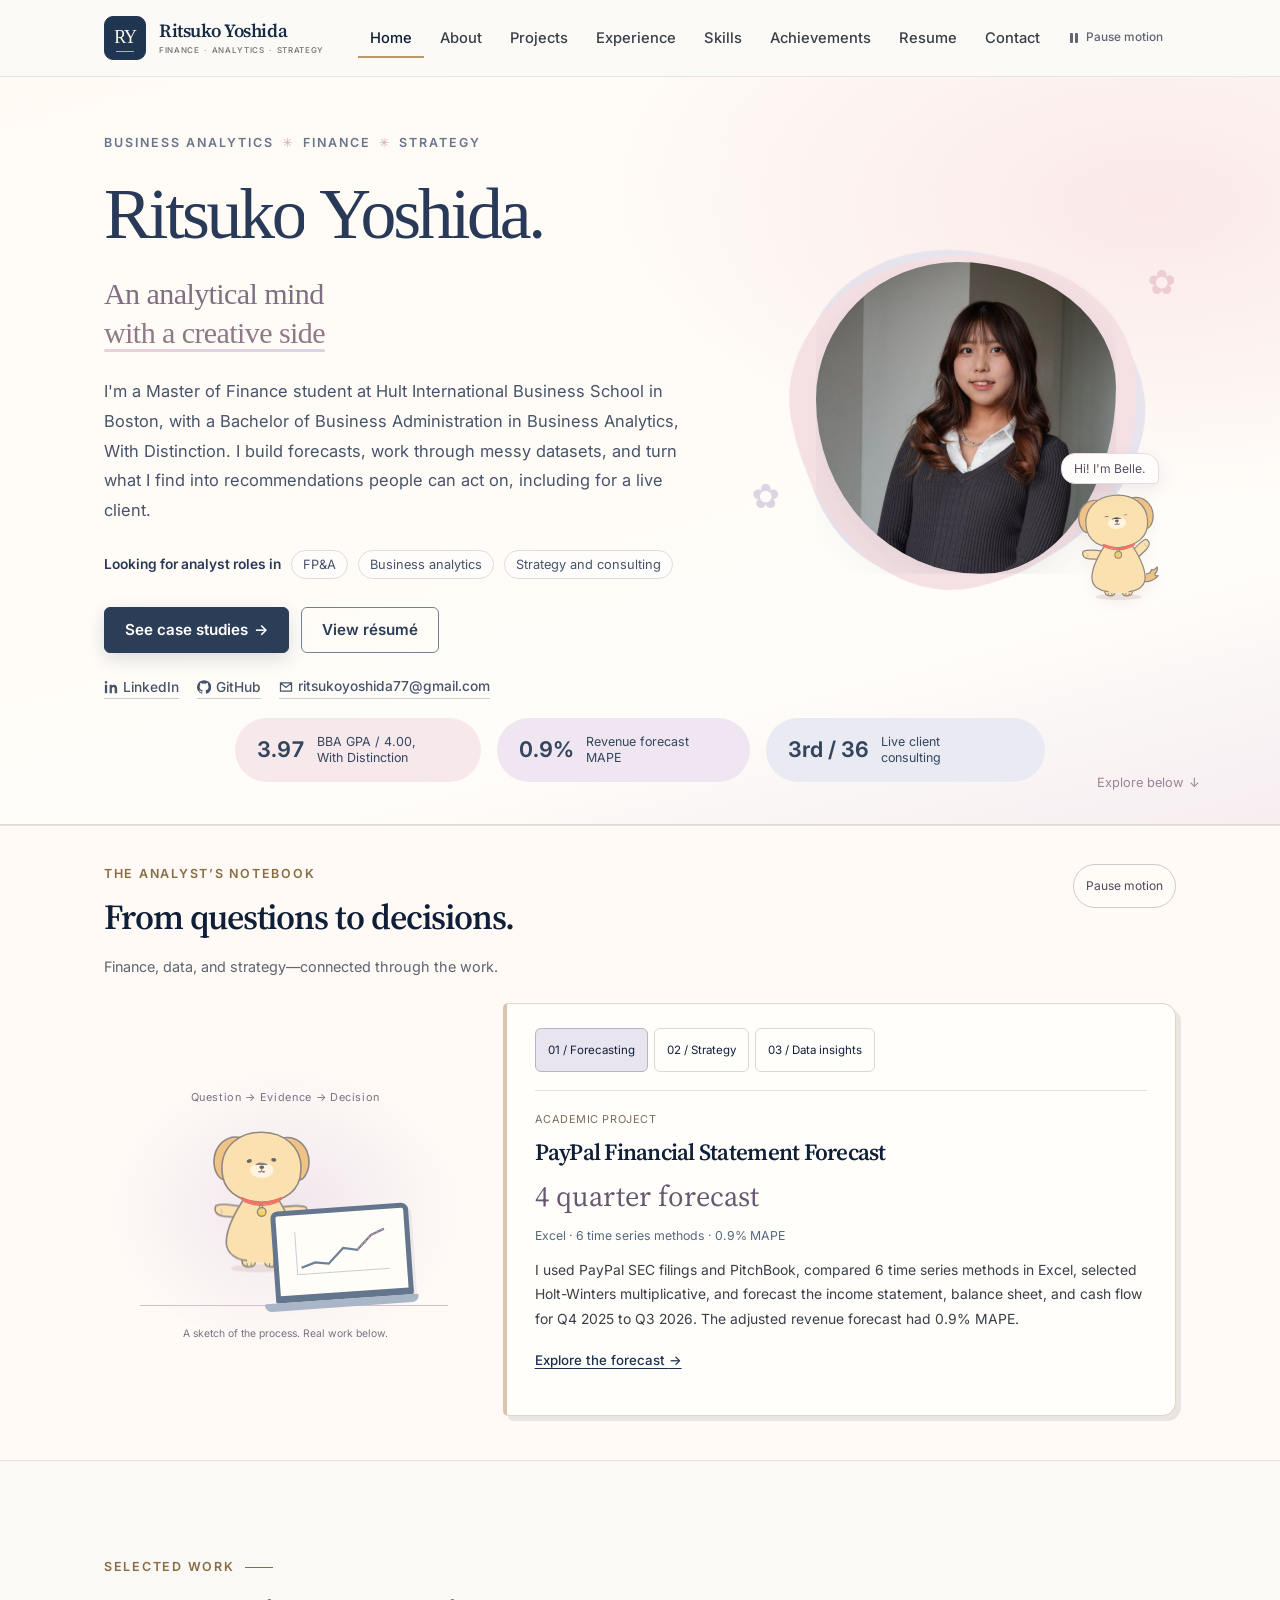
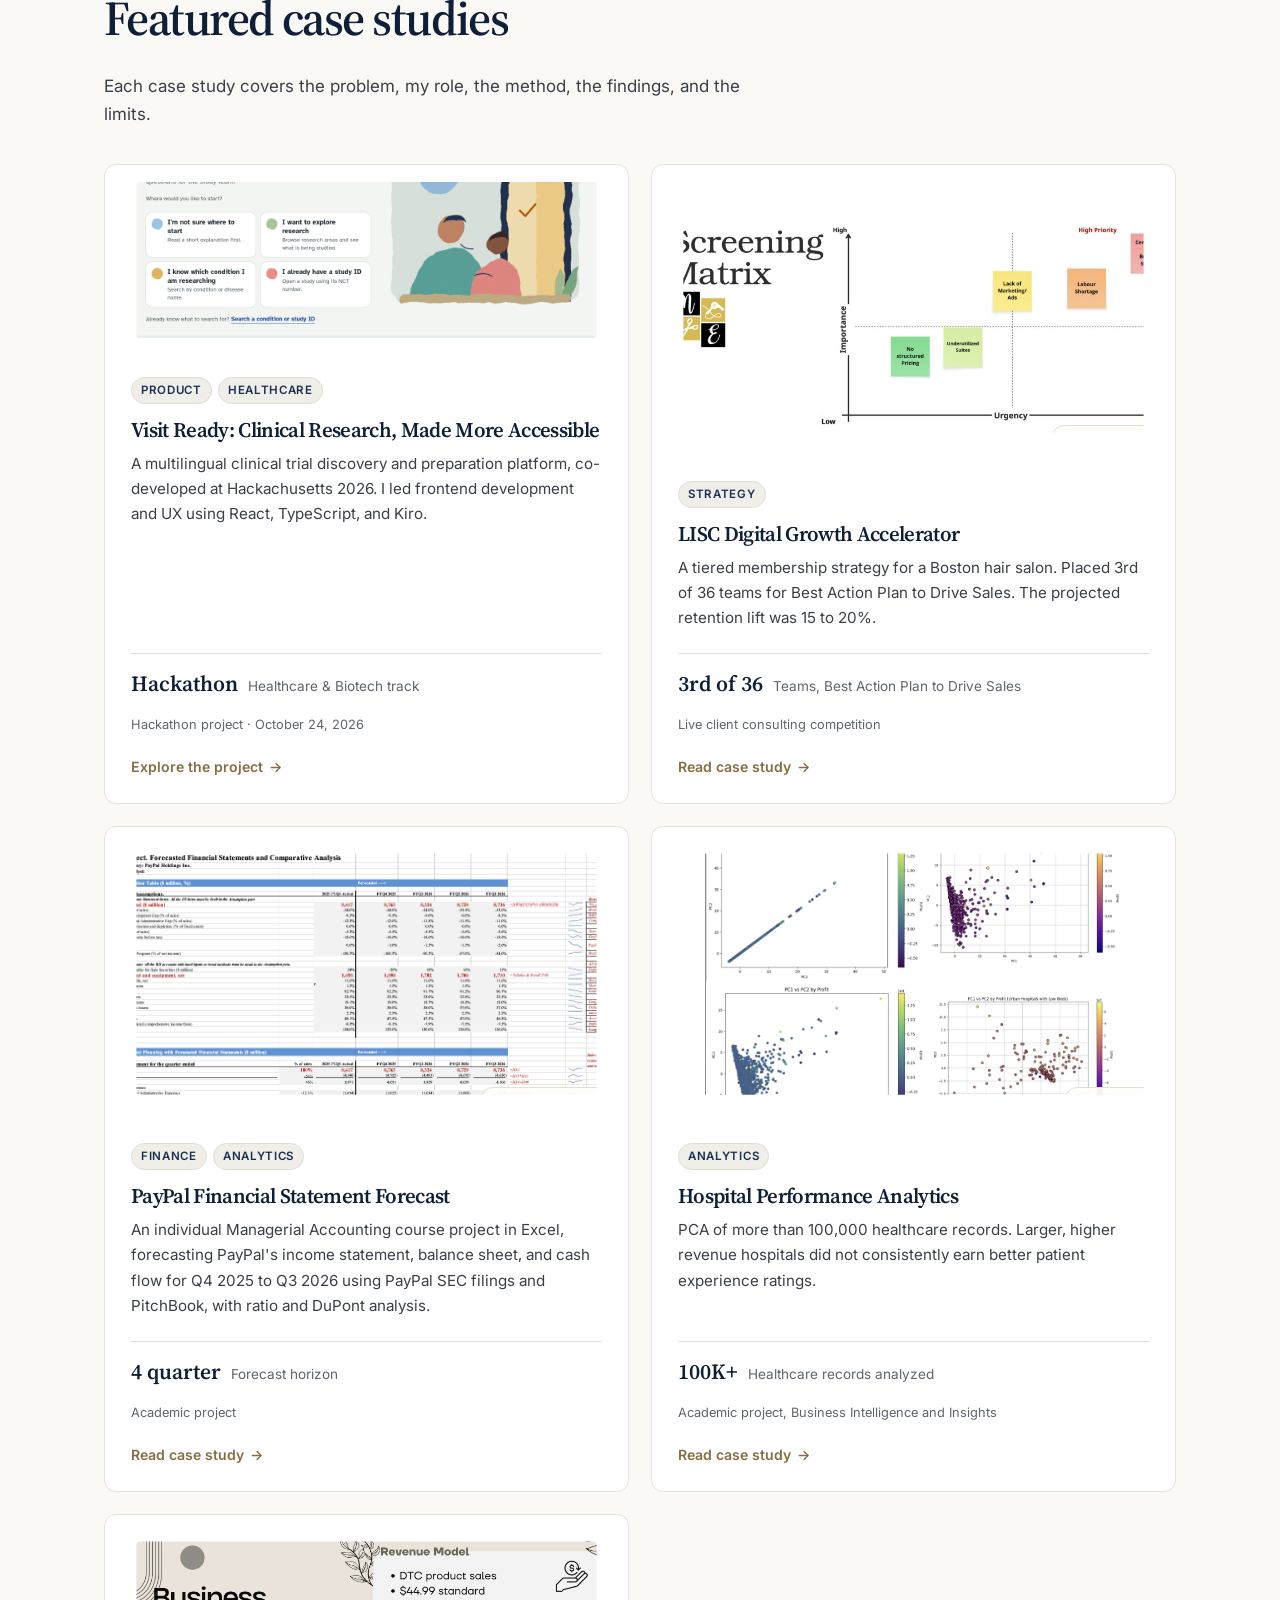
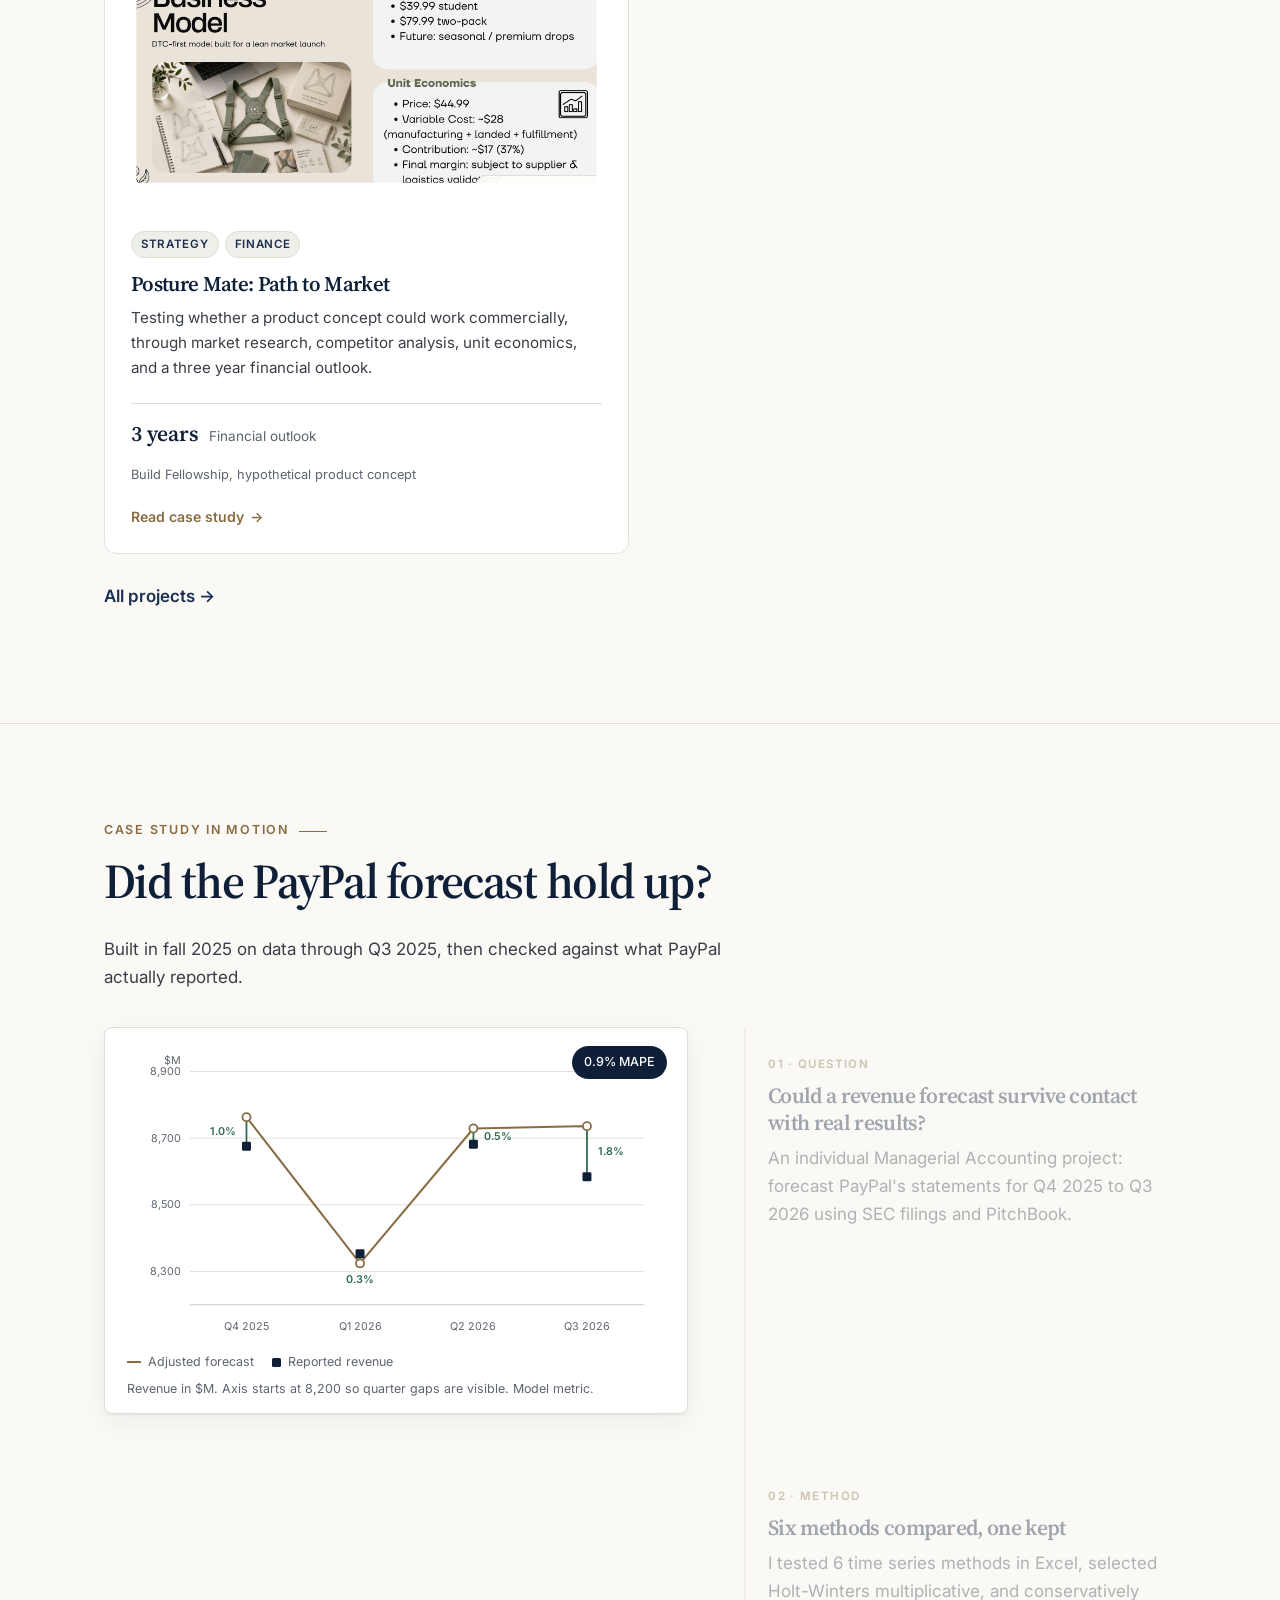
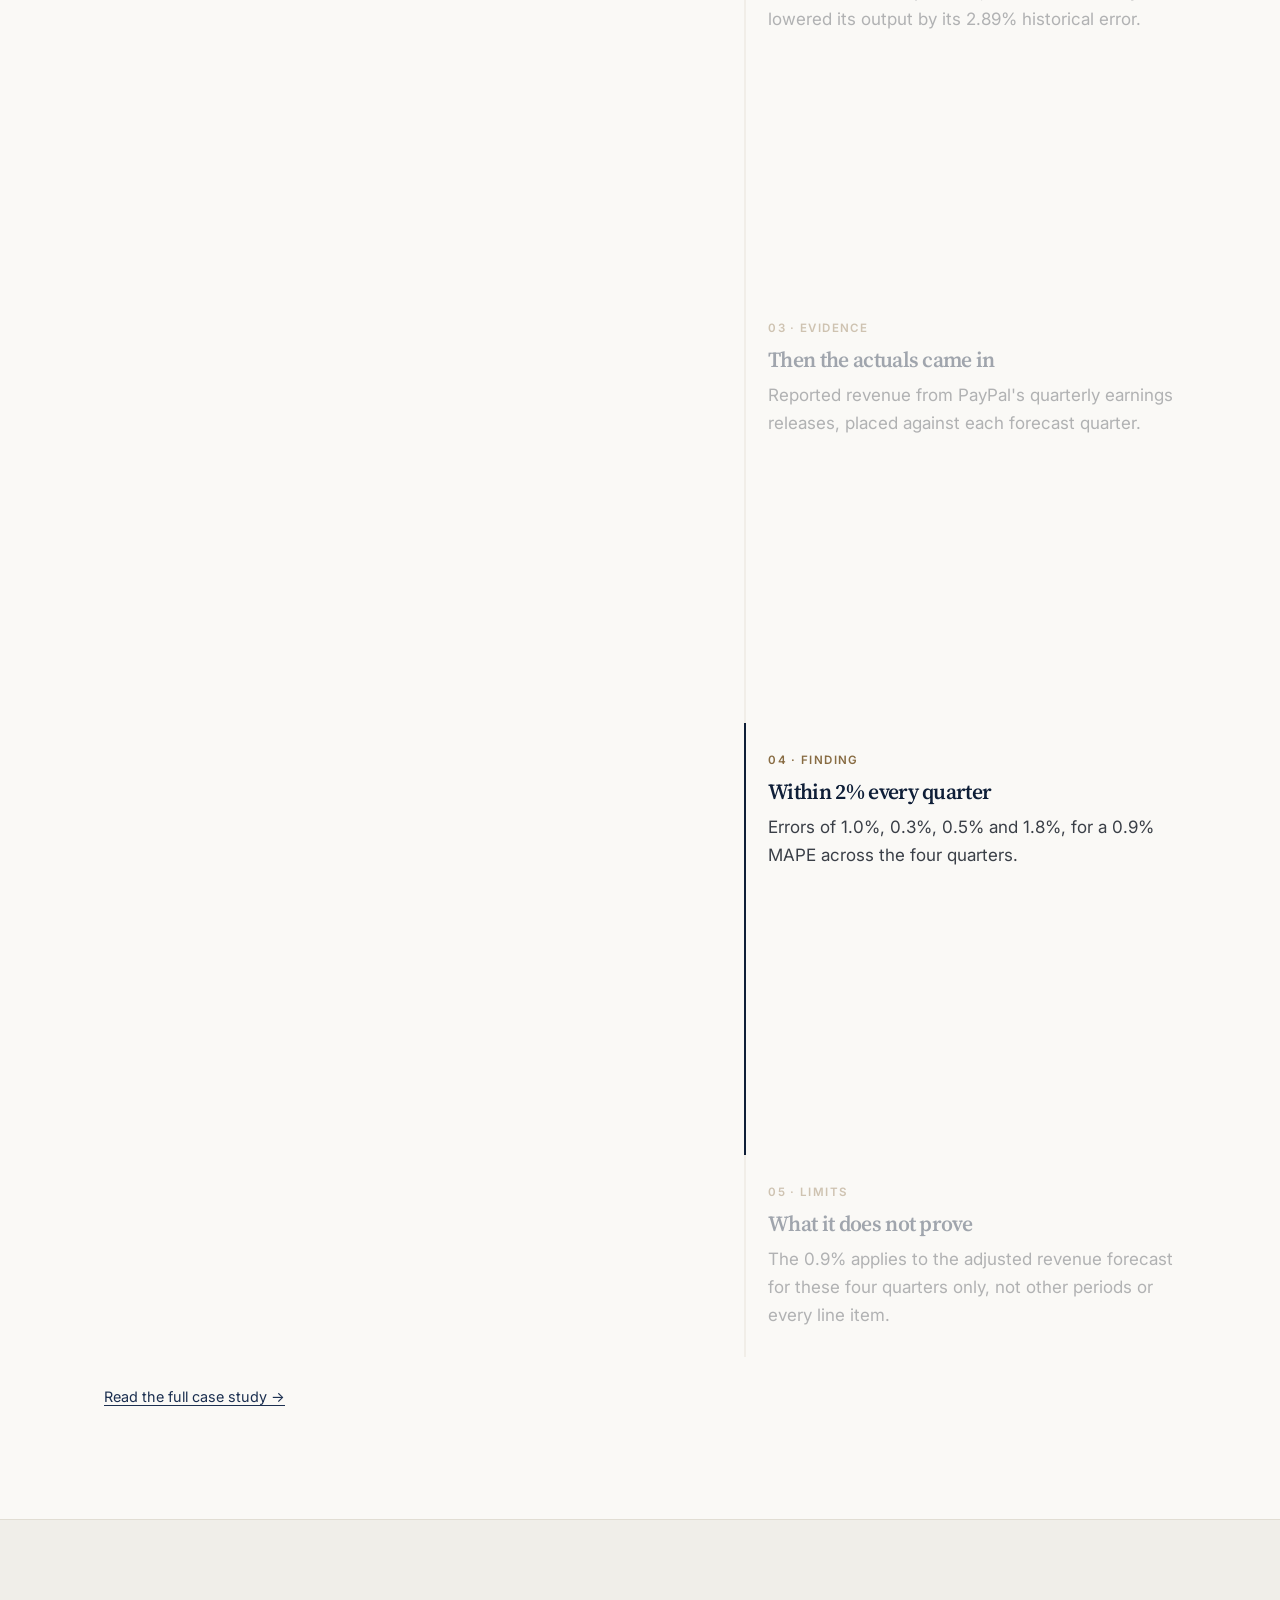
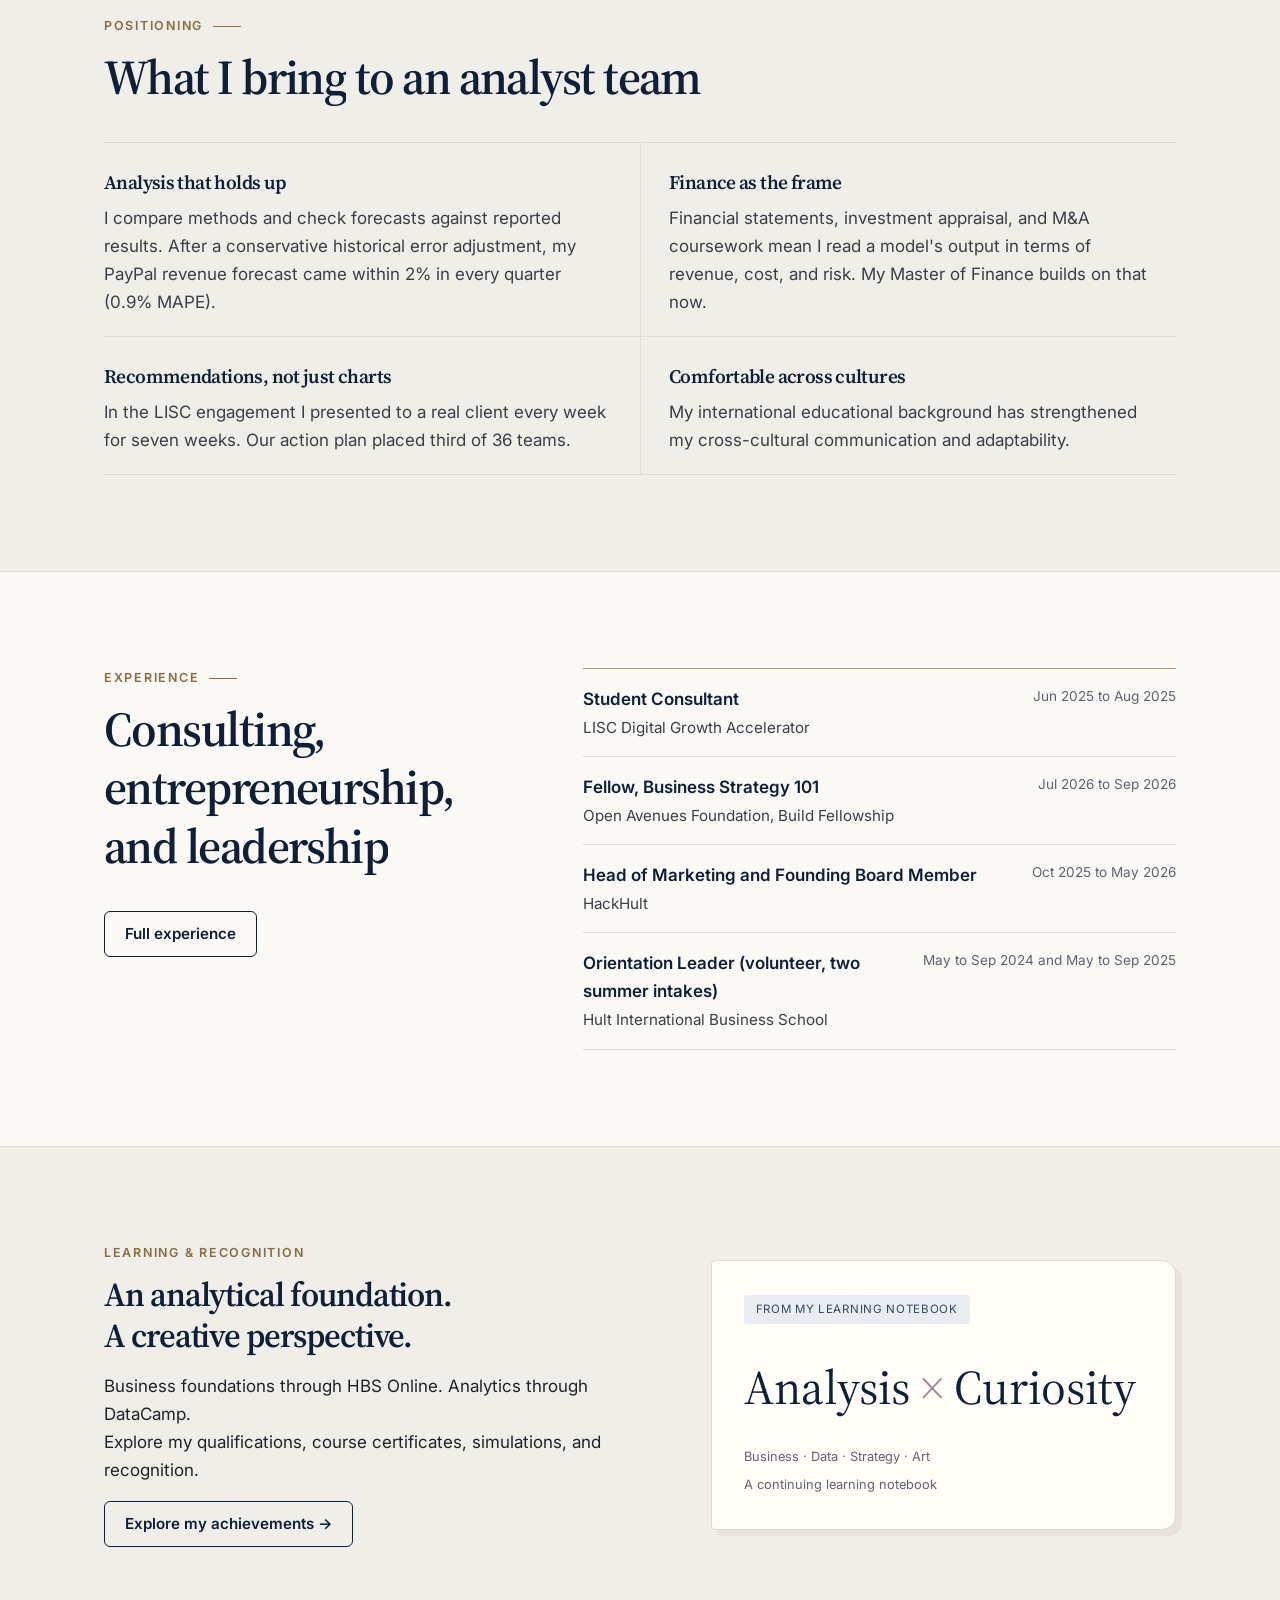
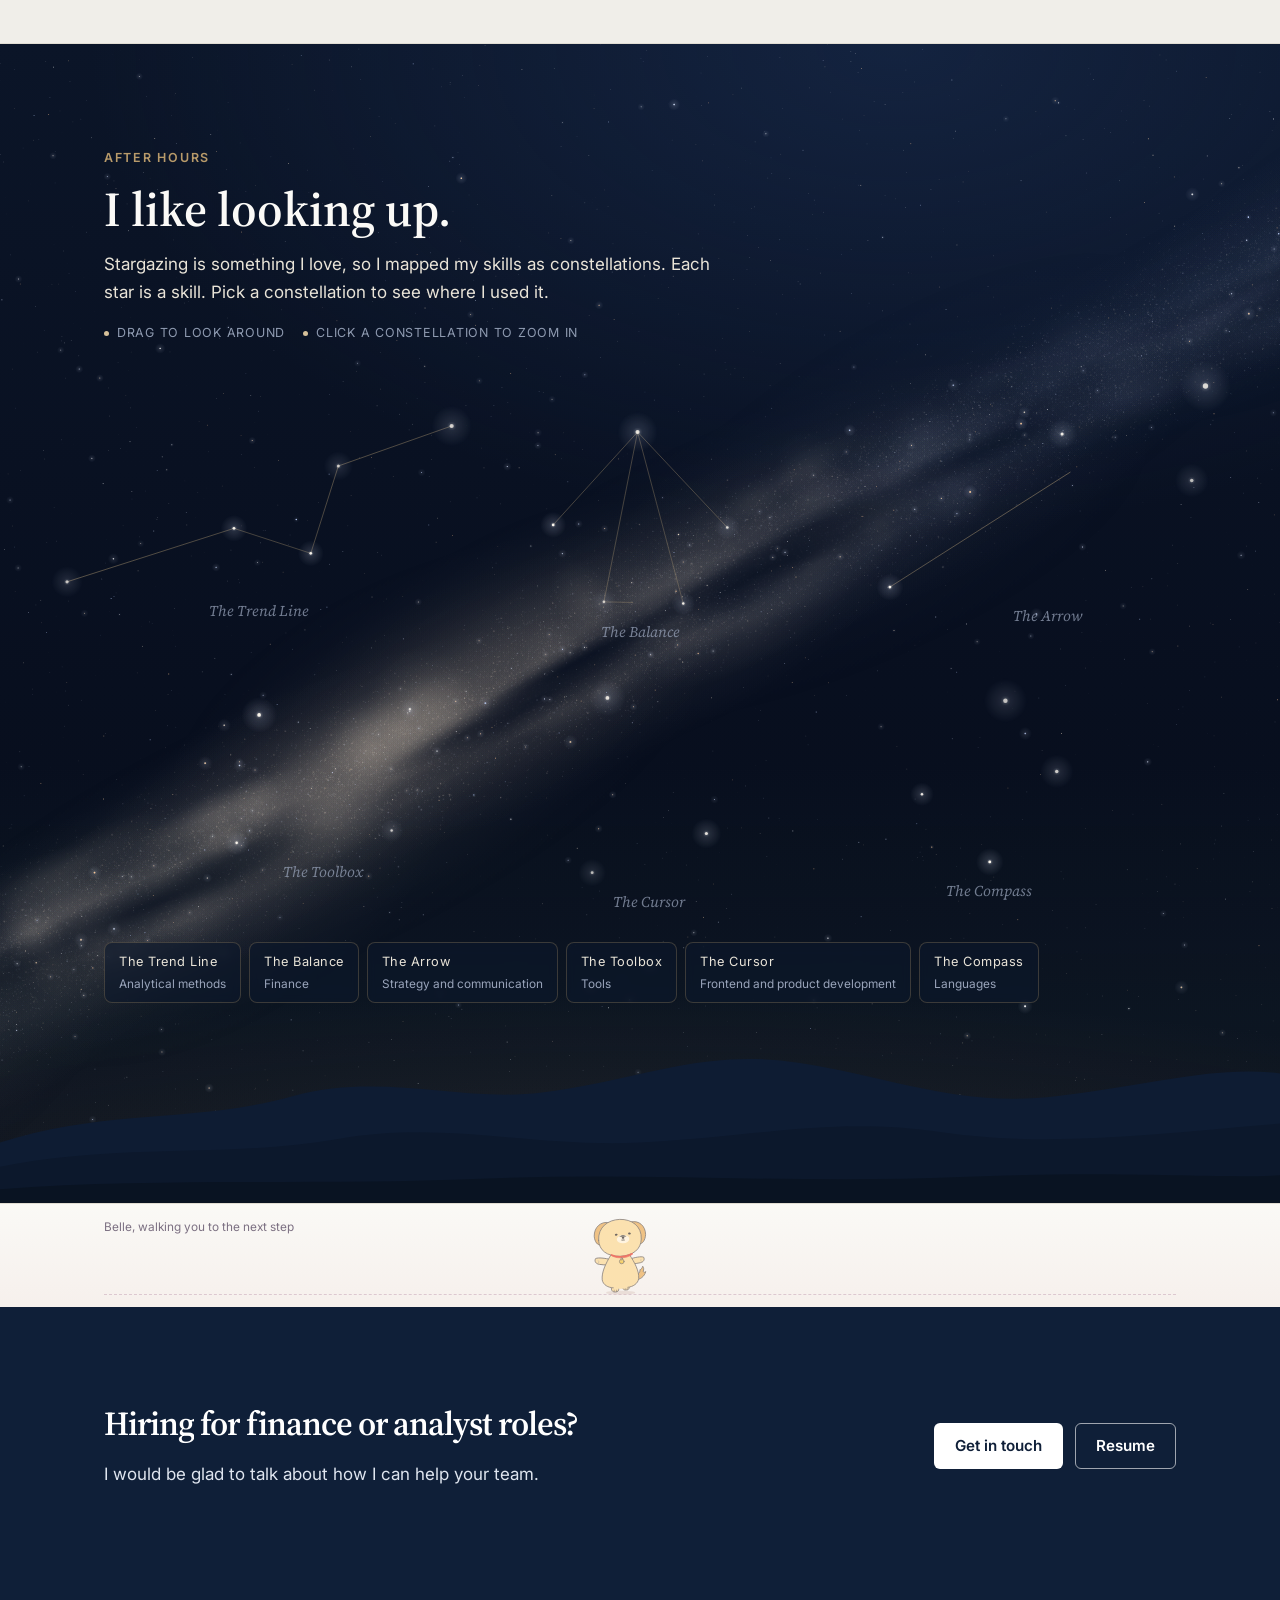
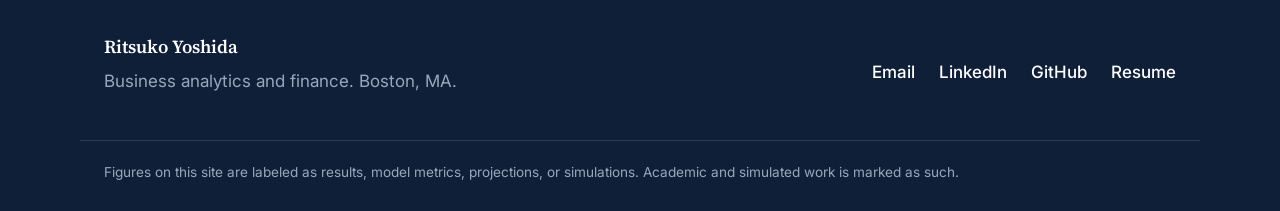
<file: index.html>
<!doctype html>
<html lang="en">
<head>
<meta charset="utf-8">
<meta name="viewport" content="width=device-width, initial-scale=1">
<script>(function(d){d.classList.add("js");var p=false;try{p=localStorage.getItem("ry-motion")==="paused"}catch(e){}d.dataset.motion=(p||matchMedia("(prefers-reduced-motion: reduce)").matches)?"paused":"playing"})(document.documentElement)</script>
<title>Ritsuko Yoshida | Business Analytics and Finance</title>
<meta name="description" content="Ritsuko Yoshida, Master of Finance student at Hult International Business School and Business Analytics graduate with distinction (GPA 3.97/4.00). Financial forecasting, healthcare data analysis, and client consulting work for analyst roles in Boston.">
<meta name="author" content="Ritsuko Yoshida">
<meta name="robots" content="index, follow">
<link rel="canonical" href="https://ritsuko-yosh.github.io/">
<meta property="og:type" content="website">
<meta property="og:title" content="Ritsuko Yoshida | Business Analytics and Finance">
<meta property="og:description" content="Ritsuko Yoshida, Master of Finance student at Hult International Business School and Business Analytics graduate with distinction (GPA 3.97/4.00). Financial forecasting, healthcare data analysis, and client consulting work for analyst roles in Boston.">
<meta property="og:url" content="https://ritsuko-yosh.github.io/">
<meta name="twitter:card" content="summary">
<meta name="theme-color" content="#0f1f38">
<link rel="icon" href="assets/favicon.svg" type="image/svg+xml">
<link rel="preconnect" href="https://fonts.googleapis.com">
<link rel="preconnect" href="https://fonts.gstatic.com" crossorigin>
<link rel="stylesheet" href="https://fonts.googleapis.com/css2?family=Inter:wght@400;500;600&amp;family=Source+Serif+4:opsz,wght@8..60,500;8..60,600&amp;display=swap">
<link rel="stylesheet" href="assets/css/styles.css?v=20261105-motion">
<link rel="stylesheet" href="assets/css/belle-model.css?v=20261105-motion">
<script defer src="assets/js/main.js?v=20261105-motion"></script>
<script defer src="assets/js/motion.js?v=20261105-motion"></script>
<script defer src="assets/js/belle.js?v=20261105-motion"></script>
<script type="application/ld+json">{"@context": "https://schema.org", "@type": "Person", "name": "Ritsuko Yoshida", "jobTitle": "Master of Finance Student", "address": {"@type": "PostalAddress", "addressLocality": "Boston", "addressRegion": "MA", "addressCountry": "US"}, "alumniOf": {"@type": "CollegeOrUniversity", "name": "Hult International Business School"}, "knowsLanguage": ["Japanese", "English", "French", "Mandarin"], "knowsAbout": ["Business Analytics", "Financial Forecasting", "Financial Modeling", "Data Analysis", "Machine Learning", "Consulting"], "sameAs": ["https://www.linkedin.com/in/ritsuko-yoshida77/", "https://github.com/ritsuko-yosh"], "url": "https://ritsuko-yosh.github.io/"}</script>
<link rel="stylesheet" href="assets/css/brand.css?v=20261105-motion">
<link rel="stylesheet" href="assets/css/motion.css?v=20261105-motion">
<link rel="stylesheet" href="assets/css/project-media.css?v=20261105-motion">
<link rel="stylesheet" href="assets/css/motion-upgrade.css?v=20261105-motion">
<script defer src="assets/js/motion-upgrade.js?v=20261105-motion"></script>
<link rel="stylesheet" href="assets/css/sky.css?v=20261105-motion">
<script defer src="assets/js/sky.js?v=20261105-motion"></script>
<script defer src="assets/js/belle-drag.js?v=20261105-motion"></script>
</head>
<body>
<a class="skip" href="#main">Skip to content</a>
<header class="site-header">
  <div class="wrap header-inner">
    <a class="brand" href="index.html" aria-label="Ritsuko Yoshida, home">
      <span class="brand-mark" aria-hidden="true">RY</span>
      <span class="brand-wordmark"><span class="brand-name">Ritsuko Yoshida</span><span class="brand-subtitle">Finance <span aria-hidden="true">·</span> Analytics <span aria-hidden="true">·</span> Strategy</span></span>
    </a>
    <button class="nav-toggle" type="button" aria-expanded="false" aria-controls="site-nav">
      <span class="sr-only">Menu</span><span class="bars" aria-hidden="true"></span>
    </button>
    <nav id="site-nav" class="site-nav" aria-label="Main">
      <ul><li><a href="index.html" aria-current="page">Home</a></li><li><a href="about.html">About</a></li><li><a href="projects.html">Projects</a></li><li><a href="experience.html">Experience</a></li><li><a href="skills.html">Skills</a></li><li><a href="achievements.html">Achievements</a></li><li><a href="resume.html">Resume</a></li><li><a href="contact.html">Contact</a></li></ul>
    </nav>
  </div>
</header>
<main id="main">


<section class="hero hero-kawaii" aria-label="Introduction">
  <div class="wrap kawaii-grid">
    <div class="kawaii-copy">
      <p class="eyebrow kawaii-eyebrow" data-enter>Business Analytics <span aria-hidden="true">✳</span> Finance <span aria-hidden="true">✳</span> Strategy</p>
      <h1 data-enter>Ritsuko Yoshida.</h1>
      <p class="kawaii-tagline" data-enter>An analytical mind<br><em>with a creative side</em></p>
      <p class="kawaii-intro" data-enter>I'm a Master of Finance student at Hult International Business School in Boston, with a Bachelor of Business Administration in Business Analytics, With Distinction. I build forecasts, work through messy datasets, and turn what I find into recommendations people can act on, including for a live client.</p>
      <div class="hero-roles" data-enter><strong>Looking for analyst roles in</strong><ul aria-label="Target roles"><li>FP&amp;A</li><li>Business analytics</li><li>Strategy and consulting</li></ul></div>
      <div class="cta-row" data-enter><a class="btn btn-primary" href="#featured-work">See case studies <span aria-hidden="true">→</span></a><a class="btn btn-ghost" href="resume.html">View résumé</a></div>
      <ul class="hero-links" data-enter aria-label="Contact and profiles">
        <li><a href="https://www.linkedin.com/in/ritsuko-yoshida77/" target="_blank" rel="noopener"><svg viewBox="0 0 16 16" aria-hidden="true" focusable="false"><path fill="currentColor" d="M3.6 5.5H1V15h2.6V5.5zM2.3 1a1.5 1.5 0 1 0 0 3 1.5 1.5 0 0 0 0-3zM15 9.6c0-2.6-1.4-4.3-3.6-4.3-1.2 0-2 .6-2.4 1.2V5.5H6.4V15H9v-4.9c0-1.3.5-2.2 1.6-2.2s1.6.9 1.6 2.2V15H15V9.6z"/></svg>LinkedIn<span class="sr-only"> (opens in new tab)</span></a></li>
        <li><a href="https://github.com/ritsuko-yosh" target="_blank" rel="noopener"><svg viewBox="0 0 16 16" aria-hidden="true" focusable="false"><path fill="currentColor" d="M8 .2a8 8 0 0 0-2.5 15.6c.4 0 .5-.2.5-.4v-1.4c-2.2.5-2.7-1-2.7-1-.4-.9-.9-1.2-.9-1.2-.7-.5.1-.5.1-.5.8.1 1.2.8 1.2.8.7 1.3 1.9.9 2.4.7 0-.5.3-.9.5-1.1-1.8-.2-3.6-.9-3.6-4 0-.9.3-1.6.8-2.1-.1-.2-.4-1 .1-2.1 0 0 .7-.2 2.2.8a7.4 7.4 0 0 1 4 0c1.5-1 2.2-.8 2.2-.8.4 1.1.2 1.9.1 2.1.5.6.8 1.3.8 2.1 0 3.1-1.9 3.8-3.6 4 .3.3.6.8.6 1.5v2.2c0 .2.1.5.6.4A8 8 0 0 0 8 .2z"/></svg>GitHub<span class="sr-only"> (opens in new tab)</span></a></li>
        <li><a href="mailto:ritsukoyoshida77@gmail.com"><svg viewBox="0 0 16 16" aria-hidden="true" focusable="false"><path fill="none" stroke="currentColor" stroke-width="1.4" d="M1.7 3.2h12.6v9.6H1.7zM1.9 3.6 8 8.6l6.1-5"/></svg>ritsukoyoshida77@gmail.com</a></li>
      </ul>
    </div>
    <div class="kawaii-art" aria-label="Portrait of Ritsuko Yoshida">
      <div class="portrait-blob blob-one"></div><div class="portrait-blob blob-two"></div>
      <div class="kawaii-photo"><img src="assets/images/portrait.jpg" alt="Ritsuko Yoshida, professional portrait" fetchpriority="high" loading="eager"></div>
      <svg class="belle-svg belle-idle belle-portrait" viewBox="0 0 220 240" aria-hidden="true" focusable="false"><ellipse class="b-shadow" cx="110" cy="229" rx="44" ry="6" fill="#d9c6bd" opacity=".45"/><g stroke="#8f8781" stroke-width="2.3" stroke-linecap="round" stroke-linejoin="round"><g class="b-legs"><g class="b-leg b-leg-l"><path transform="translate(0 0)" d="M84 214 C82 222 86 227 94 227 C101 227 104 223 103 218 Z" fill="#fbe1af" stroke="none"/><path d="M84 214 C82 222 86 227 94 227 C101 227 104 223 103 218" fill="none"/><path d="M91 222 L91 226 M97 222 L97 226" stroke-width="1.6"/></g><g class="b-leg b-leg-r"><path transform="translate(0 0)" d="M117 218 C116 223 119 227 126 227 C134 227 138 222 136 214 Z" fill="#fbe1af" stroke="none"/><path d="M117 218 C116 223 119 227 126 227 C134 227 138 222 136 214" fill="none"/><path d="M124 222 L124 226 M130 222 L130 226" stroke-width="1.6"/></g></g><g class="b-bob"><g class="b-tail"><path transform="translate(0 0)" d="M152 199 C164 200 176 191 180 178 C176 181 174 180 173 177 C175 172 175 167 172 163 C170 169 167 172 164 172 C165 177 163 181 158 183 Z" fill="#efc285" stroke="none"/><path d="M152 199 C164 200 176 191 180 178 C176 181 174 180 173 177 C175 172 175 167 172 163 C170 169 167 172 164 172 C165 177 163 181 158 183" fill="none"/></g><g class="b-arm b-arm-l"><path transform="translate(0 0)" d="M84 141 C66 139 50 139 43 143 C40 151 46 157 55 157 C63 157 71 157 78 156 Z" fill="#fbe1af" stroke="none"/><path d="M84 141 C66 139 50 139 43 143 C40 151 46 157 55 157 C63 157 71 157 78 156" fill="none"/><path d="M51 147.5 C53.5 149 53.5 153 51 154.5" stroke-width="1.3" stroke="#b9afa8" fill="none"/></g><g class="b-arm b-arm-r"><path transform="translate(0 0)" d="M136 141 C154 139 170 139 177 143 C180 151 174 157 165 157 C157 157 149 157 142 156 Z" fill="#fbe1af" stroke="none"/><path d="M136 141 C154 139 170 139 177 143 C180 151 174 157 165 157 C157 157 149 157 142 156" fill="none"/><path d="M169 147.5 C166.5 149 166.5 153 169 154.5" stroke-width="1.3" stroke="#b9afa8" fill="none"/></g><path transform="translate(0 0)" d="M84 130 C70 152 58 176 60 196 C62 214 84 222 110 222 C136 222 158 214 160 196 C162 176 150 152 136 130 Z" fill="#fbe1af" stroke="none"/><path d="M84 130 C70 152 58 176 60 196 C62 210 76 218 90 219 M130 219 C144 218 158 210 160 196 C162 176 150 152 136 130" fill="none"/><g class="b-head"><g class="b-ear b-ear-l"><path transform="translate(0 0)" d="M80 40 C58 35 40 52 40 76 C41 92 49 103 58 101 C58 80 66 56 80 40 Z" fill="#efc285" stroke="none"/><path d="M80 40 C58 35 40 52 40 76 C41 92 49 103 58 101" fill="none"/></g><g class="b-ear b-ear-r"><path transform="translate(0 0)" d="M140 40 C162 35 180 52 180 76 C179 92 171 103 162 101 C162 80 154 56 140 40 Z" fill="#efc285" stroke="none"/><path d="M140 40 C162 35 180 52 180 76 C179 92 171 103 162 101" fill="none"/></g><path transform="translate(0 0)" d="M52 88 C50 52 78 32 110 32 C142 32 170 52 168 88 C167 116 146 133 110 134 C74 133 53 116 52 88 Z" fill="#fbe1af" stroke="none"/><path d="M52 88 C50 52 78 32 110 32 C142 32 170 52 168 88 C167 116 146 133 110 134 C74 133 53 116 52 88 Z" fill="none"/><g class="b-face"><ellipse cx="110.5" cy="87" rx="17" ry="11.5" fill="#fff4e0" stroke="none"/><g class="b-eyes" fill="#6d6662" stroke="none"><ellipse cx="92" cy="74" rx="3.8" ry="2.7" transform="rotate(-14 92 74)"/><ellipse cx="128" cy="72" rx="3.8" ry="2.7" transform="rotate(10 128 72)"/></g><path d="M102 79 Q110 75 118 79" stroke-width="2"/><ellipse cx="110.5" cy="83" rx="3.6" ry="2.6" fill="#6d6662" stroke="none"/><path d="M110.5 85.6 L110.5 88.4 M106.2 89.2 Q108.4 91.2 110.5 88.4 Q112.6 91.2 114.8 89.2" stroke-width="1.5" stroke="#8a817b"/></g></g><g class="b-collar"><g fill="none" stroke="#ee7466"><path d="M82 129 Q110 142 139 128" stroke-width="4.4"/><path d="M85 133 Q111 144 136 132" stroke-width="2"/></g><g class="b-tag"><circle cx="110" cy="139.5" r="2.3" fill="none" stroke-width="1.6"/><circle cx="110" cy="148" r="6.4" fill="#f5cd63" stroke-width="2"/><path d="M107.5 146.5 Q110 145 112.5 146.5" stroke="#fff3c4" stroke-width="1.4"/></g></g></g></g><g class="b-zzz" fill="#a99fb0" stroke="none" font-family="Georgia,serif" font-style="italic" opacity="0"><text class="b-z1" x="160" y="34" font-size="15">z</text><text class="b-z2" x="172" y="20" font-size="19">z</text><text class="b-z3" x="186" y="4" font-size="23">z</text></g><path class="b-heart" d="M110 -6 C105 -12 95 -10 95 -2 C95 5 105 10 110 15 C115 10 125 5 125 -2 C125 -10 115 -12 110 -6 Z" fill="#f08a96" stroke="#d96f7d" stroke-width="2" opacity="0"/></svg>
      
      <span class="belle-hello" aria-hidden="true">Hi! I'm Belle.</span><span class="kawaii-flower flower-one" aria-hidden="true">✿</span><span class="kawaii-flower flower-two" aria-hidden="true">✿</span><span class="kawaii-flower flower-three" aria-hidden="true">✧</span>
    </div>
  </div>
  <div class="wrap kawaii-bottom">
    
    <ul class="kawaii-stats" aria-label="Selected accomplishments" data-enter><li><a href="about.html"><strong>3.97</strong><span>BBA GPA / 4.00, With Distinction</span><span class="stat-arrow" aria-hidden="true">→</span></a></li><li><a href="projects/paypal-revenue-forecast.html"><strong>0.9%</strong><span>Revenue forecast MAPE</span><span class="stat-arrow" aria-hidden="true">→</span></a></li><li><a href="projects/lisc-digital-growth-accelerator.html"><strong>3rd / 36</strong><span>Live client consulting</span><span class="stat-arrow" aria-hidden="true">→</span></a></li></ul>
    <a class="scroll-note" href="#notebook-heading">Explore below <span class="cue" aria-hidden="true">↓</span></a>
  </div>
</section>

<section class="analyst-notebook" aria-labelledby="notebook-heading" data-subject="forecast"><div class="wrap"><div class="notebook-heading"><div><p class="eyebrow">The analyst’s notebook</p><h2 id="notebook-heading">From questions to decisions.</h2><p>Finance, data, and strategy—connected through the work.</p></div><button class="motion-toggle" type="button" aria-pressed="false" hidden>Pause motion</button></div><div class="notebook-layout"><div class="analyst-scene"><span class="scene-note">Question → Evidence → Decision</span><div class="analyst-dog"><svg class="belle-svg belle-idle belle-working" viewBox="0 0 220 240" aria-hidden="true" focusable="false"><ellipse class="b-shadow" cx="110" cy="229" rx="44" ry="6" fill="#d9c6bd" opacity=".45"/><g stroke="#8f8781" stroke-width="2.3" stroke-linecap="round" stroke-linejoin="round"><g class="b-legs"><g class="b-leg b-leg-l"><path transform="translate(0 0)" d="M84 214 C82 222 86 227 94 227 C101 227 104 223 103 218 Z" fill="#fbe1af" stroke="none"/><path d="M84 214 C82 222 86 227 94 227 C101 227 104 223 103 218" fill="none"/><path d="M91 222 L91 226 M97 222 L97 226" stroke-width="1.6"/></g><g class="b-leg b-leg-r"><path transform="translate(0 0)" d="M117 218 C116 223 119 227 126 227 C134 227 138 222 136 214 Z" fill="#fbe1af" stroke="none"/><path d="M117 218 C116 223 119 227 126 227 C134 227 138 222 136 214" fill="none"/><path d="M124 222 L124 226 M130 222 L130 226" stroke-width="1.6"/></g></g><g class="b-bob"><g class="b-tail"><path transform="translate(0 0)" d="M152 199 C164 200 176 191 180 178 C176 181 174 180 173 177 C175 172 175 167 172 163 C170 169 167 172 164 172 C165 177 163 181 158 183 Z" fill="#efc285" stroke="none"/><path d="M152 199 C164 200 176 191 180 178 C176 181 174 180 173 177 C175 172 175 167 172 163 C170 169 167 172 164 172 C165 177 163 181 158 183" fill="none"/></g><g class="b-arm b-arm-l"><path transform="translate(0 0)" d="M84 141 C66 139 50 139 43 143 C40 151 46 157 55 157 C63 157 71 157 78 156 Z" fill="#fbe1af" stroke="none"/><path d="M84 141 C66 139 50 139 43 143 C40 151 46 157 55 157 C63 157 71 157 78 156" fill="none"/><path d="M51 147.5 C53.5 149 53.5 153 51 154.5" stroke-width="1.3" stroke="#b9afa8" fill="none"/></g><g class="b-arm b-arm-r"><path transform="translate(0 0)" d="M136 141 C154 139 170 139 177 143 C180 151 174 157 165 157 C157 157 149 157 142 156 Z" fill="#fbe1af" stroke="none"/><path d="M136 141 C154 139 170 139 177 143 C180 151 174 157 165 157 C157 157 149 157 142 156" fill="none"/><path d="M169 147.5 C166.5 149 166.5 153 169 154.5" stroke-width="1.3" stroke="#b9afa8" fill="none"/></g><path transform="translate(0 0)" d="M84 130 C70 152 58 176 60 196 C62 214 84 222 110 222 C136 222 158 214 160 196 C162 176 150 152 136 130 Z" fill="#fbe1af" stroke="none"/><path d="M84 130 C70 152 58 176 60 196 C62 210 76 218 90 219 M130 219 C144 218 158 210 160 196 C162 176 150 152 136 130" fill="none"/><g class="b-head"><g class="b-ear b-ear-l"><path transform="translate(0 0)" d="M80 40 C58 35 40 52 40 76 C41 92 49 103 58 101 C58 80 66 56 80 40 Z" fill="#efc285" stroke="none"/><path d="M80 40 C58 35 40 52 40 76 C41 92 49 103 58 101" fill="none"/></g><g class="b-ear b-ear-r"><path transform="translate(0 0)" d="M140 40 C162 35 180 52 180 76 C179 92 171 103 162 101 C162 80 154 56 140 40 Z" fill="#efc285" stroke="none"/><path d="M140 40 C162 35 180 52 180 76 C179 92 171 103 162 101" fill="none"/></g><path transform="translate(0 0)" d="M52 88 C50 52 78 32 110 32 C142 32 170 52 168 88 C167 116 146 133 110 134 C74 133 53 116 52 88 Z" fill="#fbe1af" stroke="none"/><path d="M52 88 C50 52 78 32 110 32 C142 32 170 52 168 88 C167 116 146 133 110 134 C74 133 53 116 52 88 Z" fill="none"/><g class="b-face"><ellipse cx="110.5" cy="87" rx="17" ry="11.5" fill="#fff4e0" stroke="none"/><g class="b-eyes" fill="#6d6662" stroke="none"><ellipse cx="92" cy="74" rx="3.8" ry="2.7" transform="rotate(-14 92 74)"/><ellipse cx="128" cy="72" rx="3.8" ry="2.7" transform="rotate(10 128 72)"/></g><path d="M102 79 Q110 75 118 79" stroke-width="2"/><ellipse cx="110.5" cy="83" rx="3.6" ry="2.6" fill="#6d6662" stroke="none"/><path d="M110.5 85.6 L110.5 88.4 M106.2 89.2 Q108.4 91.2 110.5 88.4 Q112.6 91.2 114.8 89.2" stroke-width="1.5" stroke="#8a817b"/></g></g><g class="b-collar"><g fill="none" stroke="#ee7466"><path d="M82 129 Q110 142 139 128" stroke-width="4.4"/><path d="M85 133 Q111 144 136 132" stroke-width="2"/></g><g class="b-tag"><circle cx="110" cy="139.5" r="2.3" fill="none" stroke-width="1.6"/><circle cx="110" cy="148" r="6.4" fill="#f5cd63" stroke-width="2"/><path d="M107.5 146.5 Q110 145 112.5 146.5" stroke="#fff3c4" stroke-width="1.4"/></g></g></g></g><g class="b-zzz" fill="#a99fb0" stroke="none" font-family="Georgia,serif" font-style="italic" opacity="0"><text class="b-z1" x="160" y="34" font-size="15">z</text><text class="b-z2" x="172" y="20" font-size="19">z</text><text class="b-z3" x="186" y="4" font-size="23">z</text></g><path class="b-heart" d="M110 -6 C105 -12 95 -10 95 -2 C95 5 105 10 110 15 C115 10 125 5 125 -2 C125 -10 115 -12 110 -6 Z" fill="#f08a96" stroke="#d96f7d" stroke-width="2" opacity="0"/></svg></div><div class="analyst-laptop" aria-hidden="true"><div class="laptop-screen"><svg viewBox="0 0 160 95" focusable="false"><g class="screen-forecast"><path d="M18 74H143M18 74V16" fill="none" stroke="#c4bac8"/><path class="screen-line" d="M24 65L43 59L61 62L82 42L101 46L121 27L139 20" fill="none" stroke="#6b809a" stroke-width="3"/><path d="M101 46L121 27L139 20" fill="none" stroke="#b68b9f" stroke-width="3" stroke-dasharray="4 3"/></g><g class="screen-strategy"><path d="M80 30V46M38 46H122M38 46V65M80 46V65M122 46V65" fill="none" stroke="#a48b9d" stroke-width="2"/><rect x="56" y="12" width="48" height="20" rx="5" fill="#bbc9d8"/><g fill="#e2c7d2"><rect x="20" y="65" width="36" height="18" rx="5"/><rect x="62" y="65" width="36" height="18" rx="5"/><rect x="104" y="65" width="36" height="18" rx="5"/></g></g><g class="screen-insights" fill="#a4b8ad"><circle cx="36" cy="28" r="6"/><circle cx="54" cy="40" r="5"/><circle cx="42" cy="51" r="4"/><circle cx="109" cy="29" r="5"/><circle cx="123" cy="40" r="6"/><circle cx="98" cy="44" r="4"/><circle cx="79" cy="70" r="5"/><circle cx="94" cy="76" r="4"/><circle cx="67" cy="64" r="4"/><path d="M24 72L139 20" fill="none" stroke="#8c7f9b" stroke-width="2" stroke-dasharray="4 4"/></g></svg></div><div class="laptop-base"></div></div><div class="desk-line" aria-hidden="true"></div><span class="scene-footnote">A sketch of the process. Real work below.</span></div><div class="notebook-pages"><div class="notebook-controls" role="group" aria-label="Choose a project highlight" hidden><button type="button" data-notebook="forecast" aria-pressed="true" aria-controls="notebook-forecast">01 / Forecasting</button><button type="button" data-notebook="strategy" aria-pressed="false" aria-controls="notebook-strategy">02 / Strategy</button><button type="button" data-notebook="insights" aria-pressed="false" aria-controls="notebook-insights">03 / Data insights</button></div><div class="notebook-results"><article class="notebook-panel" id="notebook-forecast"><p class="notebook-kind">Academic project</p><h3>PayPal Financial Statement Forecast</h3><p class="notebook-metric">4 quarter forecast</p><p class="notebook-methods">Excel · 6 time series methods · 0.9% MAPE</p><p class="notebook-summary">I used PayPal SEC filings and PitchBook, compared 6 time series methods in Excel, selected Holt-Winters multiplicative, and forecast the income statement, balance sheet, and cash flow for Q4 2025 to Q3 2026. The adjusted revenue forecast had 0.9% MAPE.</p><a href="projects/paypal-revenue-forecast.html">Explore the forecast <span aria-hidden="true">→</span></a></article><article class="notebook-panel" id="notebook-strategy"><p class="notebook-kind">Team award · Best Action Plan to Drive Sales</p><h3>A membership strategy for a live client</h3><p class="notebook-metric">3rd of 36 teams</p><p class="notebook-methods">Customer behavior · tiered membership design</p><p class="notebook-summary">Our team turned research for a Boston hair salon into a membership strategy and action plan in the LISC Digital Growth Accelerator. The projected retention lift was 15 to 20%.</p><a href="projects/lisc-digital-growth-accelerator.html">Read the strategy case <span aria-hidden="true">→</span></a></article><article class="notebook-panel" id="notebook-insights"><p class="notebook-kind">Academic project</p><h3>Understanding hospital performance</h3><p class="notebook-metric">100K+ records</p><p class="notebook-methods">Statistical analysis · Principal Component Analysis</p><p class="notebook-summary">I applied PCA to healthcare records. Larger, higher revenue hospitals did not consistently earn better patient experience ratings.</p><a href="projects/hospital-performance-analytics.html">See the analysis <span aria-hidden="true">→</span></a></article></div></div></div></div></section>

<section class="band" id="featured-work">
  <div class="wrap">
    <div class="section-head"><p class="eyebrow">Selected work</p><h2>Featured case studies</h2><p class="lead-sm">Each case study covers the problem, my role, the method, the findings, and the limits.</p></div>
    <div class="card-grid card-grid-2"><article class="card reveal" data-categories="Product|Healthcare">
<div class="card-visual"><img src="assets/images/visit-ready-preview.png" alt="Visit Ready clinical trial discovery interface" loading="lazy"></div>
<ul class="chips" aria-label="Categories"><li>Product</li><li>Healthcare</li></ul>
<h3 class="card-title"><a href="projects/visit-ready.html">Visit Ready: Clinical Research, Made More Accessible</a></h3>
<p class="card-text">A multilingual clinical trial discovery and preparation platform, co-developed at Hackachusetts 2026. I led frontend development and UX using React, TypeScript, and Kiro.</p>
<p class="card-fact"><span class="card-fact-v">Hackathon</span><span class="card-fact-l">Healthcare &amp; Biotech track</span></p>
<p class="card-evidence">Hackathon project · October 24, 2026</p><span class="card-cta" aria-hidden="true">Explore the project</span></article><article class="card reveal" data-categories="Strategy">
  <div class="card-visual project-cover"><img src="assets/images/lisc-digital-growth-accelerator-extract.jpg" alt="Team screening matrix comparing business priorities by importance and urgency" width="1930" height="954" loading="lazy"><span class="project-extract-label">Team presentation</span></div>
  <ul class="chips" aria-label="Categories"><li>Strategy</li></ul>
  <h3 class="card-title"><a href="projects/lisc-digital-growth-accelerator.html">LISC Digital Growth Accelerator</a></h3>
  <p class="card-text">A tiered membership strategy for a Boston hair salon. Placed 3rd of 36 teams for Best Action Plan to Drive Sales. The projected retention lift was 15 to 20%.</p>
  <p class="card-fact"><span class="card-fact-v">3rd of 36</span><span class="card-fact-l">Teams, Best Action Plan to Drive Sales</span></p>
  <p class="card-evidence">Live client consulting competition</p>
  <span class="card-cta" aria-hidden="true">Read case study</span>
</article><article class="card reveal" data-categories="Finance|Analytics">
  <div class="card-visual project-cover"><img src="assets/images/paypal-revenue-forecast-extract.png" alt="PayPal financial forecast assumptions and statement model" width="2226" height="1044" loading="lazy"><span class="project-extract-label">Financial model extract</span></div>
  <ul class="chips" aria-label="Categories"><li>Finance</li><li>Analytics</li></ul>
  <h3 class="card-title"><a href="projects/paypal-revenue-forecast.html">PayPal Financial Statement Forecast</a></h3>
  <p class="card-text">An individual Managerial Accounting course project in Excel, forecasting PayPal's income statement, balance sheet, and cash flow for Q4 2025 to Q3 2026 using PayPal SEC filings and PitchBook, with ratio and DuPont analysis.</p>
  <p class="card-fact"><span class="card-fact-v">4 quarter</span><span class="card-fact-l">Forecast horizon</span></p>
  <p class="card-evidence">Academic project</p>
  <span class="card-cta" aria-hidden="true">Read case study</span>
</article><article class="card reveal" data-categories="Analytics">
  <div class="card-visual project-cover"><img src="assets/images/hospital-performance-analytics-extract.jpg" alt="Healthcare PCA scatter plots colored by profit, including rural and urban hospital subsets" width="2002" height="1424" loading="lazy"><span class="project-extract-label">Analysis extract</span></div>
  <ul class="chips" aria-label="Categories"><li>Analytics</li></ul>
  <h3 class="card-title"><a href="projects/hospital-performance-analytics.html">Hospital Performance Analytics</a></h3>
  <p class="card-text">PCA of more than 100,000 healthcare records. Larger, higher revenue hospitals did not consistently earn better patient experience ratings.</p>
  <p class="card-fact"><span class="card-fact-v">100K+</span><span class="card-fact-l">Healthcare records analyzed</span></p>
  <p class="card-evidence">Academic project, Business Intelligence and Insights</p>
  <span class="card-cta" aria-hidden="true">Read case study</span>
</article><article class="card reveal" data-categories="Strategy|Finance">
  <div class="card-visual project-cover"><img src="assets/images/posture-mate-business-case-extract.jpg" alt="Posture Mate concept business model slide showing proposed pricing and unit economics" width="1940" height="1100" loading="lazy"><span class="project-extract-label">Concept business model</span></div>
  <ul class="chips" aria-label="Categories"><li>Strategy</li><li>Finance</li></ul>
  <h3 class="card-title"><a href="projects/posture-mate-business-case.html">Posture Mate: Path to Market</a></h3>
  <p class="card-text">Testing whether a product concept could work commercially, through market research, competitor analysis, unit economics, and a three year financial outlook.</p>
  <p class="card-fact"><span class="card-fact-v">3 years</span><span class="card-fact-l">Financial outlook</span></p>
  <p class="card-evidence">Build Fellowship, hypothetical product concept</p>
  <span class="card-cta" aria-hidden="true">Read case study</span>
</article></div>
    <p class="more"><a href="projects.html">All projects</a></p>
  </div>
</section>


<section class="pm-story" aria-labelledby="pm-story-h">
  <div class="wrap">
    <div class="section-head"><p class="eyebrow">Case study in motion</p><h2 id="pm-story-h">Did the PayPal forecast hold up?</h2><p class="lead-sm">Built in fall 2025 on data through Q3 2025, then checked against what PayPal actually reported.</p></div>
    <div class="pm-story-grid">
      <figure class="pm-story-visual" data-stage-target>
        <span class="pm-badge">0.9% MAPE</span>
        <svg class="pm-chart" viewBox="0 0 600 330" role="img" aria-labelledby="pm-chart-t pm-chart-d"><title id="pm-chart-t">PayPal revenue, forecast compared with reported, Q4 2025 to Q3 2026</title><desc id="pm-chart-d">Forecast within 2% of reported revenue in every quarter. Mean absolute percentage error 0.9%. Vertical axis starts at 8,200 million dollars.</desc><g class="pm-grid"><line x1="70" x2="576" y1="246.9" y2="246.9"/><text x="60" y="250.9" text-anchor="end">8,300</text><line x1="70" x2="576" y1="172.6" y2="172.6"/><text x="60" y="176.6" text-anchor="end">8,500</text><line x1="70" x2="576" y1="98.3" y2="98.3"/><text x="60" y="102.3" text-anchor="end">8,700</text><line x1="70" x2="576" y1="24.0" y2="24.0"/><text x="60" y="28.0" text-anchor="end">8,900</text><line class="pm-base" x1="70" x2="576" y1="284.0" y2="284.0"/><text x="133.2" y="312" text-anchor="middle">Q4 2025</text><text x="259.8" y="312" text-anchor="middle">Q1 2026</text><text x="386.2" y="312" text-anchor="middle">Q2 2026</text><text x="512.8" y="312" text-anchor="middle">Q3 2026</text><text class="pm-unit" x="60" y="16" text-anchor="end">$M</text></g><g class="pm-err"><line x1="133.2" x2="133.2" y1="74.9" y2="107.2" style="--i:0"/><text x="121.2" y="95.0" text-anchor="end" style="--i:0">1.0%</text><line x1="259.8" x2="259.8" y1="227.2" y2="237.9" style="--i:1"/><text x="259.8" y="259.9" text-anchor="middle" style="--i:1">0.3%</text><line x1="386.2" x2="386.2" y1="87.5" y2="105.0" style="--i:2"/><text x="398.2" y="100.2" text-anchor="start" style="--i:2">0.5%</text><line x1="512.8" x2="512.8" y1="84.9" y2="141.4" style="--i:3"/><text x="524.8" y="117.1" text-anchor="start" style="--i:3">1.8%</text></g><polyline class="pm-fc" pathLength="1" points="133.2,74.9 259.8,237.9 386.2,87.5 512.8,84.9"/><g class="pm-fc-dots"><circle cx="133.2" cy="74.9" r="4.5" style="--i:0"/><circle cx="259.8" cy="237.9" r="4.5" style="--i:1"/><circle cx="386.2" cy="87.5" r="4.5" style="--i:2"/><circle cx="512.8" cy="84.9" r="4.5" style="--i:3"/></g><g class="pm-rep"><rect x="128.2" y="102.2" width="10" height="10" rx="1.5" style="--i:0"/><rect x="254.8" y="222.2" width="10" height="10" rx="1.5" style="--i:1"/><rect x="381.2" y="100.0" width="10" height="10" rx="1.5" style="--i:2"/><rect x="507.8" y="136.4" width="10" height="10" rx="1.5" style="--i:3"/></g></svg>
        <figcaption><span class="pm-key"><i></i>Adjusted forecast</span><span class="pm-key"><i class="sq"></i>Reported revenue</span><span class="pm-axis-note">Revenue in $M. Axis starts at 8,200 so quarter gaps are visible. Model metric.</span></figcaption>
      </figure>
      <ol class="pm-steps">
        <li class="pm-step" data-step="1"><span class="pm-n">01 · Question</span><h3>Could a revenue forecast survive contact with real results?</h3><p>An individual Managerial Accounting project: forecast PayPal's statements for Q4 2025 to Q3 2026 using SEC filings and PitchBook.</p></li>
        <li class="pm-step" data-step="2"><span class="pm-n">02 · Method</span><h3>Six methods compared, one kept</h3><p>I tested 6 time series methods in Excel, selected Holt-Winters multiplicative, and conservatively lowered its output by its 2.89% historical error.</p></li>
        <li class="pm-step" data-step="3"><span class="pm-n">03 · Evidence</span><h3>Then the actuals came in</h3><p>Reported revenue from PayPal's quarterly earnings releases, placed against each forecast quarter.</p></li>
        <li class="pm-step" data-step="4"><span class="pm-n">04 · Finding</span><h3>Within 2% every quarter</h3><p>Errors of 1.0%, 0.3%, 0.5% and 1.8%, for a 0.9% MAPE across the four quarters.</p></li>
        <li class="pm-step" data-step="5"><span class="pm-n">05 · Limits</span><h3>What it does not prove</h3><p>The 0.9% applies to the adjusted revenue forecast for these four quarters only, not other periods or every line item.</p></li>
      </ol>
    </div>
    <p class="pm-story-foot"><a href="projects/paypal-revenue-forecast.html">Read the full case study <span aria-hidden="true">→</span></a></p>
  </div>
</section>
<section class="band band-alt">
  <div class="wrap">
    <div class="section-head"><p class="eyebrow">Positioning</p><h2>What I bring to an analyst team</h2></div>
    <ul class="value-grid"><li class="value reveal"><h3>Analysis that holds up</h3><p>I compare methods and check forecasts against reported results. After a conservative historical error adjustment, my PayPal revenue forecast came within 2% in every quarter (0.9% MAPE).</p></li><li class="value reveal"><h3>Finance as the frame</h3><p>Financial statements, investment appraisal, and M&amp;A coursework mean I read a model's output in terms of revenue, cost, and risk. My Master of Finance builds on that now.</p></li><li class="value reveal"><h3>Recommendations, not just charts</h3><p>In the LISC engagement I presented to a real client every week for seven weeks. Our action plan placed third of 36 teams.</p></li><li class="value reveal"><h3>Comfortable across cultures</h3><p>My international educational background has strengthened my cross-cultural communication and adaptability.</p></li></ul>
  </div>
</section>

<section class="band">
  <div class="wrap two-col">
    <div>
      <div class="section-head"><p class="eyebrow">Experience</p><h2>Consulting, entrepreneurship, and leadership</h2></div>
      <p><a class="btn btn-ghost" href="experience.html">Full experience</a></p>
    </div>
    <ul class="xp-list"><li><span class="xp-role">Student Consultant</span><span class="xp-org">LISC Digital Growth Accelerator</span><span class="xp-date">Jun 2025 to Aug 2025</span></li><li><span class="xp-role">Fellow, Business Strategy 101</span><span class="xp-org">Open Avenues Foundation, Build Fellowship</span><span class="xp-date">Jul 2026 to Sep 2026</span></li><li><span class="xp-role">Head of Marketing and Founding Board Member</span><span class="xp-org">HackHult</span><span class="xp-date">Oct 2025 to May 2026</span></li><li><span class="xp-role">Orientation Leader (volunteer, two summer intakes)</span><span class="xp-org">Hult International Business School</span><span class="xp-date">May to Sep 2024 and May to Sep 2025</span></li></ul>
  </div>
</section>

<section class="band band-alt"><div class="wrap credential-preview">
<div><p class="eyebrow">Learning &amp; recognition</p><h2>An analytical foundation.<br>A creative perspective.</h2><p>Business foundations through HBS Online. Analytics through DataCamp.<br>Explore my qualifications, course certificates, simulations, and recognition.</p><a class="btn btn-ghost" href="achievements.html">Explore my achievements →</a></div>
<div class="credential-preview-note"><span class="credential-tab">From my learning notebook</span><p>Analysis <span aria-hidden="true">×</span> Curiosity</p><span>Business · Data · Strategy · Art<br>A continuing learning notebook</span></div>
</div></section>

<section class="sky" aria-labelledby="sky-h">
  <canvas class="sky-canvas" aria-hidden="true"></canvas>
  <div class="wrap sky-inner">
    <div class="sky-head">
      <p class="eyebrow sky-eyebrow">After hours</p>
      <h2 id="sky-h">I like looking up.</h2>
      <p>Stargazing is something I love, so I mapped my skills as constellations. Each star is a skill. Pick a constellation to see where I used it.</p>
      <p class="sky-hint"><span>Drag to look around</span><span>Click a constellation to zoom in</span></p>
    </div>
    <div class="sky-map"><div id="sky-panel" class="sky-panel" aria-live="polite" hidden></div><div class="sky-clip"><div class="sky-stage" aria-hidden="true"></div></div></div>
    <ul class="sky-chips" aria-label="Skill constellations"><li><a class="sky-chip" href="skills.html" data-id="trend">The Trend Line<span>Analytical methods</span></a></li><li><a class="sky-chip" href="skills.html" data-id="balance">The Balance<span>Finance</span></a></li><li><a class="sky-chip" href="skills.html" data-id="arrow">The Arrow<span>Strategy and communication</span></a></li><li><a class="sky-chip" href="skills.html" data-id="toolbox">The Toolbox<span>Tools</span></a></li><li><a class="sky-chip" href="skills.html" data-id="cursor">The Cursor<span>Frontend and product development</span></a></li><li><a class="sky-chip" href="skills.html" data-id="compass">The Compass<span>Languages</span></a></li></ul>
  </div>
  <svg class="sky-horizon" viewBox="0 0 1440 220" preserveAspectRatio="none" aria-hidden="true" focusable="false"><path class="h1" d="M0 150 C120 110 220 128 330 96 C430 68 520 104 610 92 C720 78 790 40 900 58 C1010 76 1080 110 1190 96 C1290 84 1370 60 1440 70 V220 H0Z"/><path class="h2" d="M0 178 C140 150 260 168 380 146 C500 124 600 156 720 150 C860 142 940 120 1060 138 C1180 156 1300 140 1440 128 V220 H0Z"/><path class="h3" d="M0 204 C180 190 360 200 540 192 C720 184 900 198 1080 190 C1260 182 1360 192 1440 188 V220 H0Z"/></svg>
  <script type="application/json" id="sky-data">{"trend": {"name": "The Trend Line", "group": "Analytical methods", "skills": [{"s": "Time series comparison and Holt-Winters forecasting", "w": "PayPal Financial Statement Forecast", "href": "projects/paypal-revenue-forecast.html"}, {"s": "Forecast accuracy testing (MAPE)", "w": "PayPal Financial Statement Forecast", "href": "projects/paypal-revenue-forecast.html"}, {"s": "Principal Component Analysis", "w": "Hospital Performance Analytics", "href": "projects/hospital-performance-analytics.html"}, {"s": "Statistical and exploratory data analysis", "w": "Hospital Performance Analytics", "href": "projects/hospital-performance-analytics.html"}, {"s": "Classification models and feature selection", "w": "Coursework, not yet written up", "href": null}], "lang": false, "depth": 0.9, "stars": [[70.0, 205.0, 2.8], [130.0, 152.0, 2.8], [188.0, 172.0, 2.8], [252.0, 112.0, 2.8], [322.0, 66.0, 4.2]], "lines": [[0, 1], [1, 2], [2, 3], [3, 4]], "labels": ["Holt-Winters forecasting", "MAPE testing", "PCA", "Exploratory analysis", "Classification"]}, "balance": {"name": "The Balance", "group": "Finance", "skills": [{"s": "Financial statement analysis (SEC filings)", "w": "PayPal Financial Statement Forecast", "href": "projects/paypal-revenue-forecast.html"}, {"s": "Income statement, balance sheet, and cash flow forecasting", "w": "PayPal Financial Statement Forecast", "href": "projects/paypal-revenue-forecast.html"}, {"s": "Ratio and DuPont analysis", "w": "PayPal Financial Statement Forecast", "href": "projects/paypal-revenue-forecast.html"}, {"s": "Pricing and unit economics", "w": "Posture Mate: Path to Market", "href": "projects/posture-mate-business-case.html"}, {"s": "Investment appraisal and M&A analysis", "w": "Coursework, not yet written up", "href": null}], "lang": false, "depth": 0.55, "stars": [[480.0, 70.0, 4.2], [402.0, 146.0, 2.8], [558.0, 146.0, 2.8], [444.0, 214.0, 2.8], [516.0, 214.0, 2.8]], "lines": [[0, 1], [0, 2], [0, 3], [0, 4], [3, 4]], "labels": ["Statement analysis", "3 statement forecasting", "Ratios and DuPont", "Unit economics", "M&A analysis"]}, "arrow": {"name": "The Arrow", "group": "Strategy and communication", "skills": [{"s": "Market research and competitor analysis", "w": "Posture Mate: Path to Market", "href": "projects/posture-mate-business-case.html"}, {"s": "Customer behavior and retention analysis", "w": "LISC Digital Growth Accelerator", "href": "projects/lisc-digital-growth-accelerator.html"}, {"s": "Client consulting and weekly stakeholder updates", "w": "LISC Digital Growth Accelerator", "href": "projects/lisc-digital-growth-accelerator.html"}, {"s": "Go to market strategy", "w": "Posture Mate: Path to Market", "href": "projects/posture-mate-business-case.html"}], "lang": false, "depth": 1.0, "stars": [[694.0, 204.0, 2.8], [812.0, 90.0, 2.8], [866.0, 140.0, 2.8], [876.0, 76.0, 4.2]], "lines": [[0, 3], [3, 1], [3, 2]], "labels": ["Market research", "Retention analysis", "Client consulting", "Go to market"]}, "toolbox": {"name": "The Toolbox", "group": "Tools", "skills": [{"s": "Excel", "w": "PayPal Financial Statement Forecast", "href": "projects/paypal-revenue-forecast.html"}, {"s": "Python (Google Colab)", "w": "Coursework, not yet written up", "href": null}, {"s": "Tableau", "w": "Coursework, not yet written up", "href": null}, {"s": "SQL", "w": "Coursework, not yet written up", "href": null}], "lang": false, "depth": 0.45, "stars": [[108.0, 322.0, 4.2], [232.0, 322.0, 2.8], [232.0, 436.0, 2.8], [108.0, 436.0, 2.8]], "lines": [[0, 1], [1, 2], [2, 3], [3, 0]], "labels": ["Excel", "Python", "Tableau", "SQL"]}, "cursor": {"name": "The Cursor", "group": "Frontend and product development", "skills": [{"s": "React and TypeScript frontend development", "w": "Visit Ready", "href": "projects/visit-ready.html"}, {"s": "UX design and multilingual user journeys", "w": "Visit Ready: Open Door interface and Topic Garden", "href": "projects/visit-ready.html"}, {"s": "API integration, testing, and deployment", "w": "Visit Ready: ClinicalTrials.gov pipeline and GitHub Pages", "href": "projects/visit-ready.html"}], "lang": false, "depth": 0.8, "stars": [[446.0, 304.0, 4.2], [446.0, 440.0, 2.8], [540.0, 396.0, 2.8]], "lines": [[0, 1], [1, 2], [2, 0]], "labels": ["React and TypeScript", "UX design", "API integration"]}, "compass": {"name": "The Compass", "group": "Languages", "skills": [{"s": "Japanese", "w": "Native", "href": null}, {"s": "English", "w": "Fluent", "href": null}, {"s": "French", "w": "B1 (Intermediate)", "href": null}, {"s": "Mandarin", "w": "Beginner, currently studying", "href": null}], "lang": true, "depth": 0.65, "stars": [[800.0, 302.0, 4.6], [880.0, 378.0, 4.0], [800.0, 454.0, 3.1], [720.0, 378.0, 2.4]], "lines": [[0, 1], [1, 2], [2, 3], [3, 0], [0, 2], [1, 3]], "labels": ["Japanese", "English", "French", "Mandarin"]}}</script>
</section>
<div class="belle-path" aria-hidden="true"><div class="wrap belle-path-inner"><span class="belle-path-line"></span><span class="belle-path-note">Belle, walking you to the next step</span><div class="belle-walk" data-walk="once" data-stop="0.8"><svg class="belle-svg belle-walking" data-label="Belle walking" viewBox="0 0 220 240" aria-hidden="true" focusable="false"><ellipse class="b-shadow" cx="110" cy="229" rx="44" ry="6" fill="#d9c6bd" opacity=".45"/><g stroke="#8f8781" stroke-width="2.3" stroke-linecap="round" stroke-linejoin="round"><g class="b-legs"><g class="b-leg b-leg-l"><path transform="translate(0 0)" d="M84 214 C82 222 86 227 94 227 C101 227 104 223 103 218 Z" fill="#fbe1af" stroke="none"/><path d="M84 214 C82 222 86 227 94 227 C101 227 104 223 103 218" fill="none"/><path d="M91 222 L91 226 M97 222 L97 226" stroke-width="1.6"/></g><g class="b-leg b-leg-r"><path transform="translate(0 0)" d="M117 218 C116 223 119 227 126 227 C134 227 138 222 136 214 Z" fill="#fbe1af" stroke="none"/><path d="M117 218 C116 223 119 227 126 227 C134 227 138 222 136 214" fill="none"/><path d="M124 222 L124 226 M130 222 L130 226" stroke-width="1.6"/></g></g><g class="b-bob"><g class="b-tail"><path transform="translate(0 0)" d="M152 199 C164 200 176 191 180 178 C176 181 174 180 173 177 C175 172 175 167 172 163 C170 169 167 172 164 172 C165 177 163 181 158 183 Z" fill="#efc285" stroke="none"/><path d="M152 199 C164 200 176 191 180 178 C176 181 174 180 173 177 C175 172 175 167 172 163 C170 169 167 172 164 172 C165 177 163 181 158 183" fill="none"/></g><g class="b-arm b-arm-l"><path transform="translate(0 0)" d="M84 141 C66 139 50 139 43 143 C40 151 46 157 55 157 C63 157 71 157 78 156 Z" fill="#fbe1af" stroke="none"/><path d="M84 141 C66 139 50 139 43 143 C40 151 46 157 55 157 C63 157 71 157 78 156" fill="none"/><path d="M51 147.5 C53.5 149 53.5 153 51 154.5" stroke-width="1.3" stroke="#b9afa8" fill="none"/></g><g class="b-arm b-arm-r"><path transform="translate(0 0)" d="M136 141 C154 139 170 139 177 143 C180 151 174 157 165 157 C157 157 149 157 142 156 Z" fill="#fbe1af" stroke="none"/><path d="M136 141 C154 139 170 139 177 143 C180 151 174 157 165 157 C157 157 149 157 142 156" fill="none"/><path d="M169 147.5 C166.5 149 166.5 153 169 154.5" stroke-width="1.3" stroke="#b9afa8" fill="none"/></g><path transform="translate(0 0)" d="M84 130 C70 152 58 176 60 196 C62 214 84 222 110 222 C136 222 158 214 160 196 C162 176 150 152 136 130 Z" fill="#fbe1af" stroke="none"/><path d="M84 130 C70 152 58 176 60 196 C62 210 76 218 90 219 M130 219 C144 218 158 210 160 196 C162 176 150 152 136 130" fill="none"/><g class="b-head"><g class="b-ear b-ear-l"><path transform="translate(0 0)" d="M80 40 C58 35 40 52 40 76 C41 92 49 103 58 101 C58 80 66 56 80 40 Z" fill="#efc285" stroke="none"/><path d="M80 40 C58 35 40 52 40 76 C41 92 49 103 58 101" fill="none"/></g><g class="b-ear b-ear-r"><path transform="translate(0 0)" d="M140 40 C162 35 180 52 180 76 C179 92 171 103 162 101 C162 80 154 56 140 40 Z" fill="#efc285" stroke="none"/><path d="M140 40 C162 35 180 52 180 76 C179 92 171 103 162 101" fill="none"/></g><path transform="translate(0 0)" d="M52 88 C50 52 78 32 110 32 C142 32 170 52 168 88 C167 116 146 133 110 134 C74 133 53 116 52 88 Z" fill="#fbe1af" stroke="none"/><path d="M52 88 C50 52 78 32 110 32 C142 32 170 52 168 88 C167 116 146 133 110 134 C74 133 53 116 52 88 Z" fill="none"/><g class="b-face"><ellipse cx="110.5" cy="87" rx="17" ry="11.5" fill="#fff4e0" stroke="none"/><g class="b-eyes" fill="#6d6662" stroke="none"><ellipse cx="92" cy="74" rx="3.8" ry="2.7" transform="rotate(-14 92 74)"/><ellipse cx="128" cy="72" rx="3.8" ry="2.7" transform="rotate(10 128 72)"/></g><path d="M102 79 Q110 75 118 79" stroke-width="2"/><ellipse cx="110.5" cy="83" rx="3.6" ry="2.6" fill="#6d6662" stroke="none"/><path d="M110.5 85.6 L110.5 88.4 M106.2 89.2 Q108.4 91.2 110.5 88.4 Q112.6 91.2 114.8 89.2" stroke-width="1.5" stroke="#8a817b"/></g></g><g class="b-collar"><g fill="none" stroke="#ee7466"><path d="M82 129 Q110 142 139 128" stroke-width="4.4"/><path d="M85 133 Q111 144 136 132" stroke-width="2"/></g><g class="b-tag"><circle cx="110" cy="139.5" r="2.3" fill="none" stroke-width="1.6"/><circle cx="110" cy="148" r="6.4" fill="#f5cd63" stroke-width="2"/><path d="M107.5 146.5 Q110 145 112.5 146.5" stroke="#fff3c4" stroke-width="1.4"/></g></g></g></g><g class="b-zzz" fill="#a99fb0" stroke="none" font-family="Georgia,serif" font-style="italic" opacity="0"><text class="b-z1" x="160" y="34" font-size="15">z</text><text class="b-z2" x="172" y="20" font-size="19">z</text><text class="b-z3" x="186" y="4" font-size="23">z</text></g><path class="b-heart" d="M110 -6 C105 -12 95 -10 95 -2 C95 5 105 10 110 15 C115 10 125 5 125 -2 C125 -10 115 -12 110 -6 Z" fill="#f08a96" stroke="#d96f7d" stroke-width="2" opacity="0"/></svg></div></div></div>
<section class="band band-dark">
  <div class="wrap contact-band">
    <div>
      <h2>Hiring for finance or analyst roles?</h2>
      <p>I would be glad to talk about how I can help your team.</p>
    </div>
    <div class="cta-row">
      <a class="btn btn-light" href="contact.html">Get in touch</a>
      <a class="btn btn-ghost-light" href="resume.html">Resume</a>
    </div>
  </div>
</section>
</main>
<footer class="site-footer">
  <div class="wrap footer-inner">
    <div>
      <p class="footer-name">Ritsuko Yoshida</p>
      <p class="muted">Business analytics and finance. Boston, MA.</p>
    </div>
    <ul class="footer-links">
      <li><a class="" href="mailto:ritsukoyoshida77@gmail.com">Email</a></li>
      <li><a class="" href="https://www.linkedin.com/in/ritsuko-yoshida77/" rel="noopener" target="_blank">LinkedIn</a></li>
      <li><a class="" href="https://github.com/ritsuko-yosh" rel="noopener" target="_blank">GitHub</a></li>
      <li><a href="resume.html">Resume</a></li>
    </ul>
  </div>
  <div class="wrap footer-note muted">
    <p>Figures on this site are labeled as results, model metrics, projections, or simulations. Academic and simulated work is marked as such.</p>
  </div>
</footer>
</body>
</html>
</file>
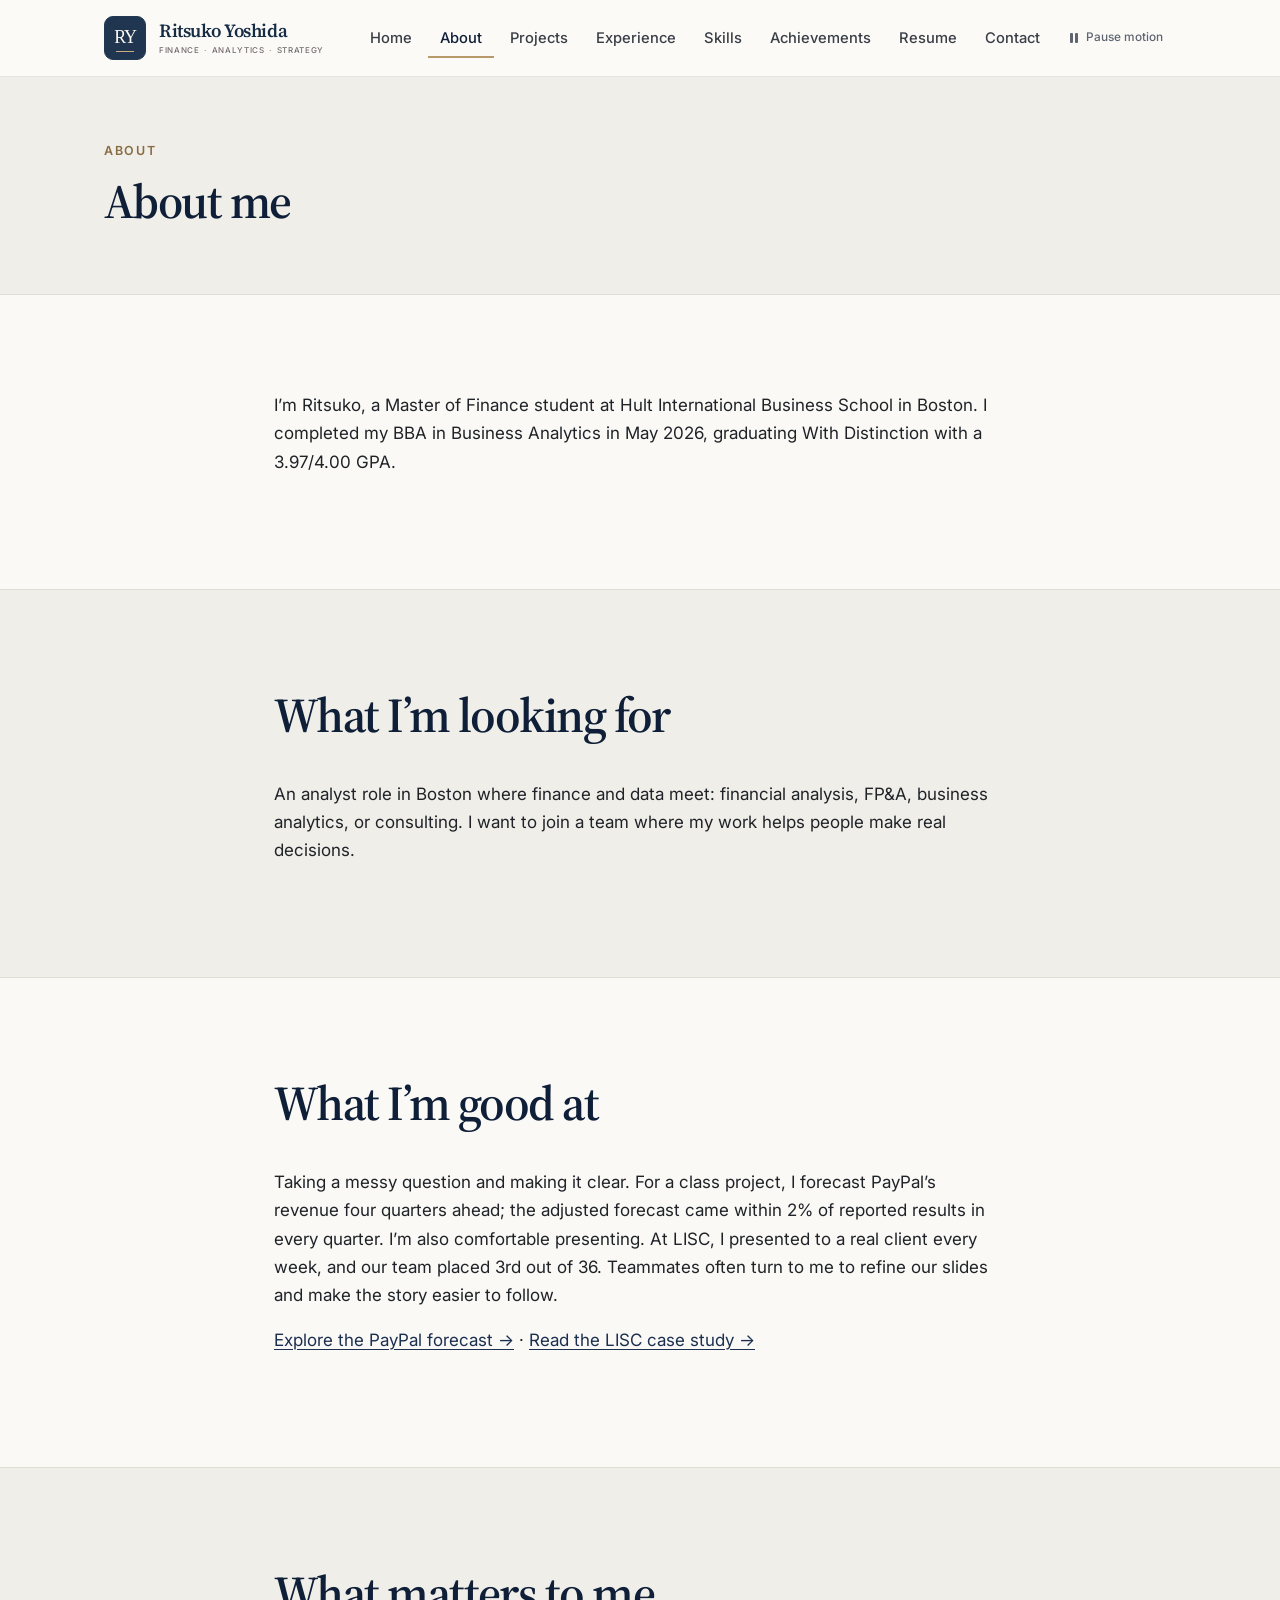
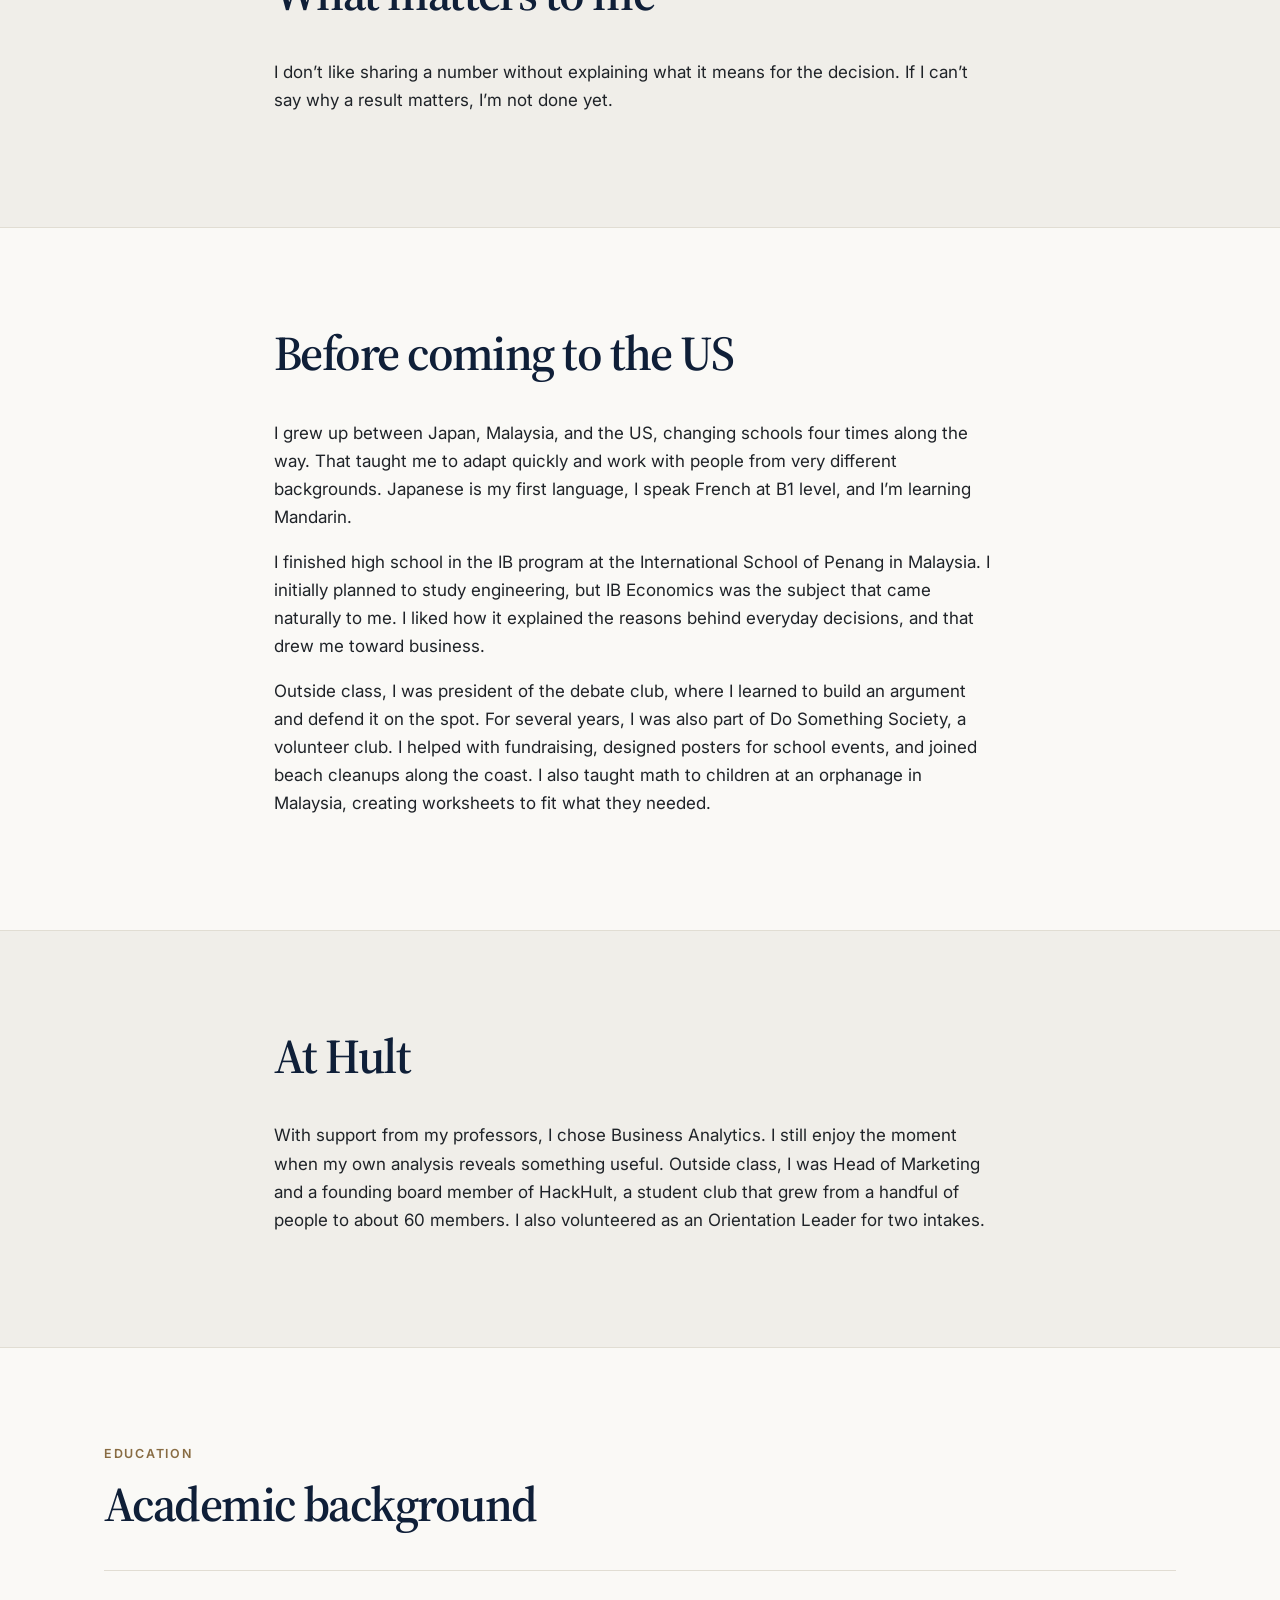
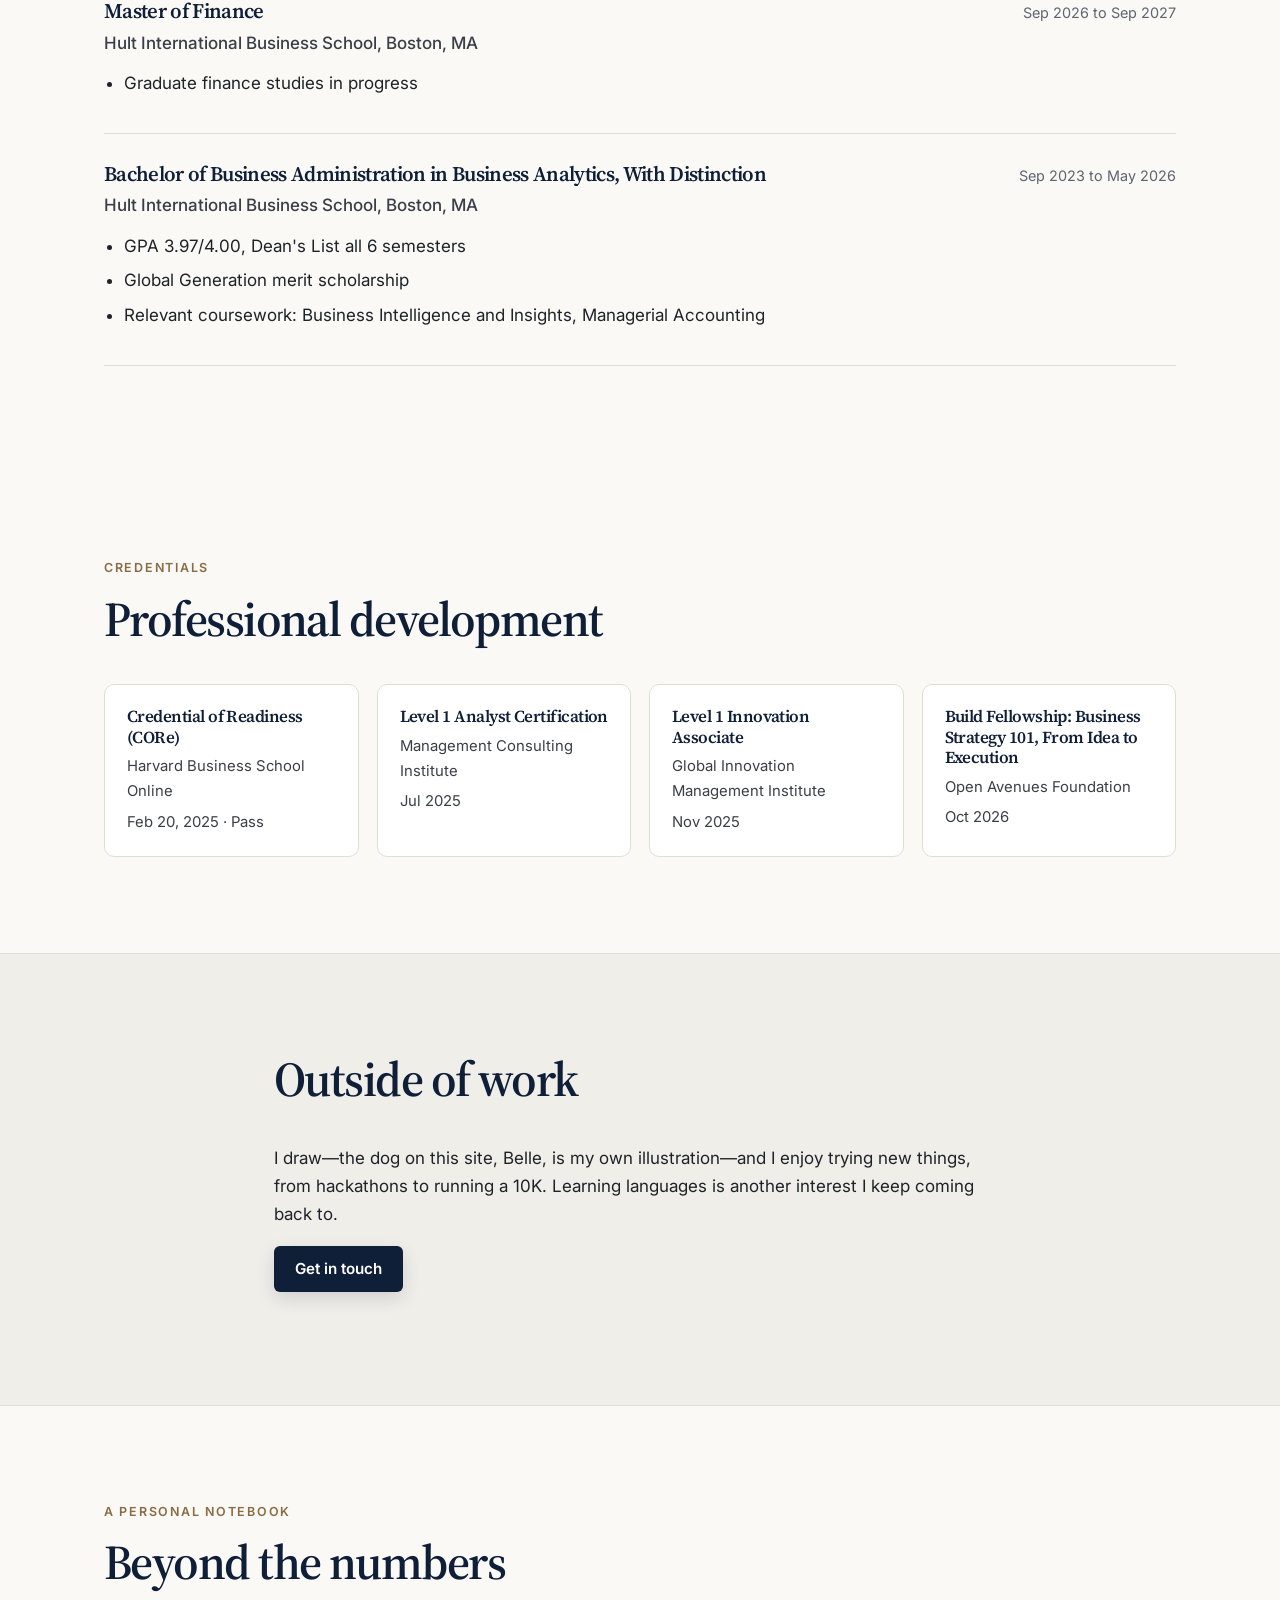
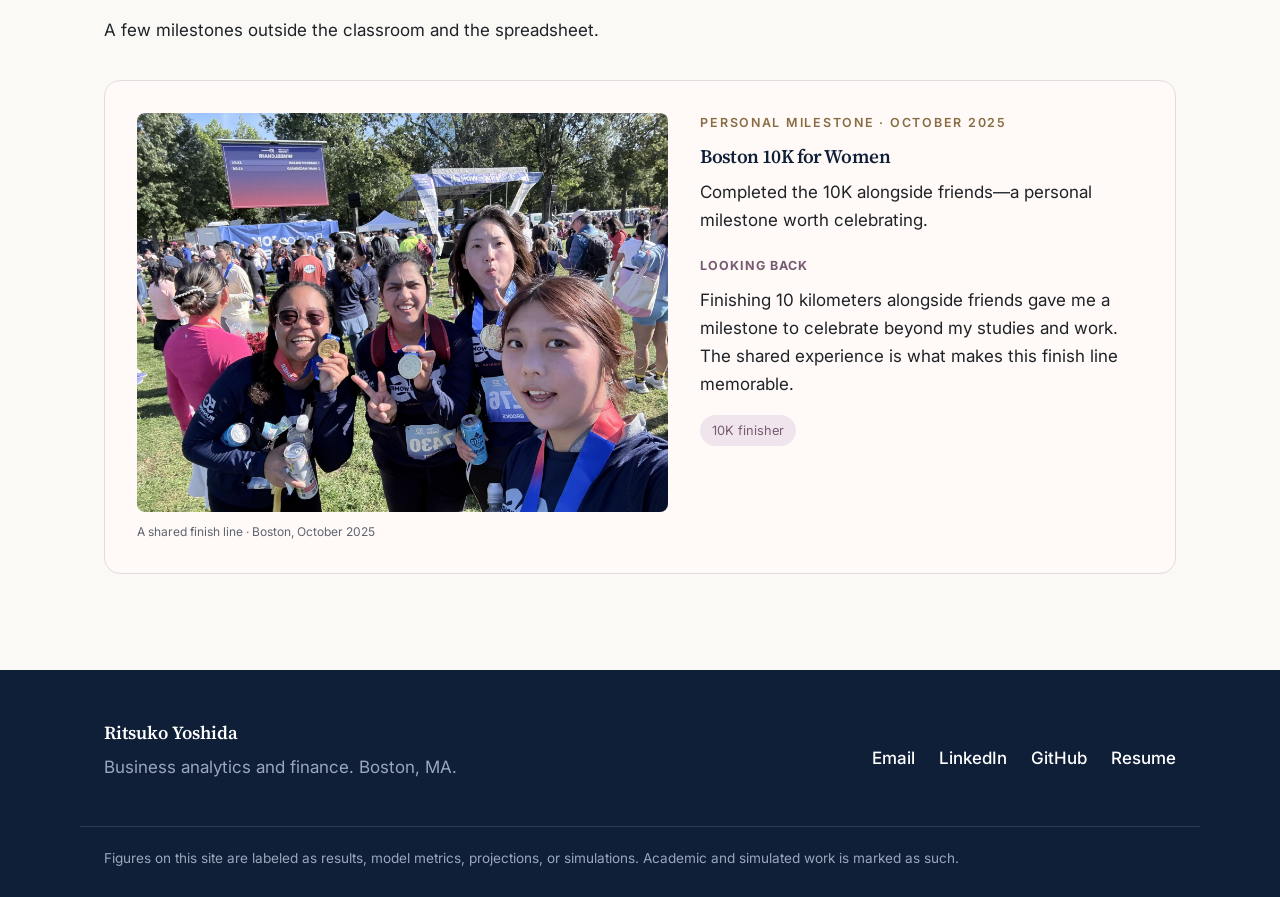
<file: about.html>
<!doctype html>
<html lang="en">
<head>
<meta charset="utf-8">
<meta name="viewport" content="width=device-width, initial-scale=1">
<script>(function(d){d.classList.add("js");var p=false;try{p=localStorage.getItem("ry-motion")==="paused"}catch(e){}d.dataset.motion=(p||matchMedia("(prefers-reduced-motion: reduce)").matches)?"paused":"playing"})(document.documentElement)</script>
<title>About | Ritsuko Yoshida</title>
<meta name="description" content="Background, education, and analytical approach of Ritsuko Yoshida, Master of Finance student and Business Analytics graduate.">
<meta name="author" content="Ritsuko Yoshida">
<meta name="robots" content="index, follow">
<link rel="canonical" href="https://ritsuko-yosh.github.io/about.html">
<meta property="og:type" content="website">
<meta property="og:title" content="About | Ritsuko Yoshida">
<meta property="og:description" content="Background, education, and analytical approach of Ritsuko Yoshida, Master of Finance student and Business Analytics graduate.">
<meta property="og:url" content="https://ritsuko-yosh.github.io/about.html">
<meta name="twitter:card" content="summary">
<meta name="theme-color" content="#0f1f38">
<link rel="icon" href="assets/favicon.svg" type="image/svg+xml">
<link rel="preconnect" href="https://fonts.googleapis.com">
<link rel="preconnect" href="https://fonts.gstatic.com" crossorigin>
<link rel="stylesheet" href="https://fonts.googleapis.com/css2?family=Inter:wght@400;500;600&amp;family=Source+Serif+4:opsz,wght@8..60,500;8..60,600&amp;display=swap">
<link rel="stylesheet" href="assets/css/styles.css?v=20261026-motion">
<script defer src="assets/js/main.js?v=20261026-motion"></script>
<script defer src="assets/js/motion.js?v=20261026-motion"></script>
<link rel="stylesheet" href="assets/css/brand.css?v=20261026-motion">
<link rel="stylesheet" href="assets/css/motion.css?v=20261026-motion">
</head>
<body>
<a class="skip" href="#main">Skip to content</a>
<header class="site-header">
  <div class="wrap header-inner">
    <a class="brand" href="index.html" aria-label="Ritsuko Yoshida, home">
      <span class="brand-mark" aria-hidden="true">RY</span>
      <span class="brand-wordmark"><span class="brand-name">Ritsuko Yoshida</span><span class="brand-subtitle">Finance <span aria-hidden="true">·</span> Analytics <span aria-hidden="true">·</span> Strategy</span></span>
    </a>
    <button class="nav-toggle" type="button" aria-expanded="false" aria-controls="site-nav">
      <span class="sr-only">Menu</span><span class="bars" aria-hidden="true"></span>
    </button>
    <nav id="site-nav" class="site-nav" aria-label="Main">
      <ul><li><a href="index.html">Home</a></li><li><a href="about.html" aria-current="page">About</a></li><li><a href="projects.html">Projects</a></li><li><a href="experience.html">Experience</a></li><li><a href="skills.html">Skills</a></li><li><a href="achievements.html">Achievements</a></li><li><a href="resume.html">Resume</a></li><li><a href="contact.html">Contact</a></li></ul>
    </nav>
  </div>
</header>
<main id="main">
<section class="page-hero"><div class="wrap"><p class="eyebrow">About</p><h1>About me</h1></div></section>
<section class="band"><div class="wrap prose-wrap"><div class="prose"><p>I’m Ritsuko, a Master of Finance student at Hult International Business School in Boston. I completed my BBA in Business Analytics in May 2026, graduating With Distinction with a 3.97/4.00 GPA.</p></div></div></section>
<section class="band band-alt"><div class="wrap prose-wrap"><div class="section-head"><h2>What I’m looking for</h2></div><div class="prose"><p>An analyst role in Boston where finance and data meet: financial analysis, FP&amp;A, business analytics, or consulting. I want to join a team where my work helps people make real decisions.</p></div></div></section>
<section class="band"><div class="wrap prose-wrap"><div class="section-head"><h2>What I’m good at</h2></div><div class="prose"><p>Taking a messy question and making it clear. For a class project, I forecast PayPal’s revenue four quarters ahead; the adjusted forecast came within 2% of reported results in every quarter. I’m also comfortable presenting. At LISC, I presented to a real client every week, and our team placed 3rd out of 36. Teammates often turn to me to refine our slides and make the story easier to follow.</p><p><a href="projects/paypal-revenue-forecast.html">Explore the PayPal forecast →</a> · <a href="projects/lisc-digital-growth-accelerator.html">Read the LISC case study →</a></p></div></div></section>
<section class="band band-alt"><div class="wrap prose-wrap"><div class="section-head"><h2>What matters to me</h2></div><div class="prose"><p>I don’t like sharing a number without explaining what it means for the decision. If I can’t say why a result matters, I’m not done yet.</p></div></div></section>
<section class="band"><div class="wrap prose-wrap"><div class="section-head"><h2>Before coming to the US</h2></div><div class="prose"><p>I grew up between Japan, Malaysia, and the US, changing schools four times along the way. That taught me to adapt quickly and work with people from very different backgrounds. Japanese is my first language, I speak French at B1 level, and I’m learning Mandarin.</p><p>I finished high school in the IB program at the International School of Penang in Malaysia. I initially planned to study engineering, but IB Economics was the subject that came naturally to me. I liked how it explained the reasons behind everyday decisions, and that drew me toward business.</p><p>Outside class, I was president of the debate club, where I learned to build an argument and defend it on the spot. For several years, I was also part of Do Something Society, a volunteer club. I helped with fundraising, designed posters for school events, and joined beach cleanups along the coast. I also taught math to children at an orphanage in Malaysia, creating worksheets to fit what they needed.</p></div></div></section>
<section class="band band-alt"><div class="wrap prose-wrap"><div class="section-head"><h2>At Hult</h2></div><div class="prose"><p>With support from my professors, I chose Business Analytics. I still enjoy the moment when my own analysis reveals something useful. Outside class, I was Head of Marketing and a founding board member of HackHult, a student club that grew from a handful of people to about 60 members. I also volunteered as an Orientation Leader for two intakes.</p></div></div></section>
<section class="band"><div class="wrap">
  <div class="section-head"><p class="eyebrow">Education</p><h2>Academic background</h2></div>
  <div class="entries"><article class="entry reveal">
  <div class="entry-head"><h3>Master of Finance</h3><p class="entry-date">Sep 2026 to Sep 2027</p></div>
  <p class="entry-org">Hult International Business School, Boston, MA</p>
  <ul><li>Graduate finance studies in progress</li></ul>
</article><article class="entry reveal">
  <div class="entry-head"><h3>Bachelor of Business Administration in Business Analytics, With Distinction</h3><p class="entry-date">Sep 2023 to May 2026</p></div>
  <p class="entry-org">Hult International Business School, Boston, MA</p>
  <ul><li>GPA 3.97/4.00, Dean's List all 6 semesters</li><li>Global Generation merit scholarship</li><li>Relevant coursework: Business Intelligence and Insights, Managerial Accounting</li></ul>
</article></div>
</div></section>
<section class="band"><div class="wrap">
  <div class="section-head"><p class="eyebrow">Credentials</p><h2>Professional development</h2></div>
  <ul class="cred-grid"><li class="cred reveal"><h3>Credential of Readiness (CORe)</h3><p>Harvard Business School Online</p><p class="entry-date">Feb 20, 2025 · Pass</p></li><li class="cred reveal"><h3>Level 1 Analyst Certification</h3><p>Management Consulting Institute</p><p class="entry-date">Jul 2025</p></li><li class="cred reveal"><h3>Level 1 Innovation Associate</h3><p>Global Innovation Management Institute</p><p class="entry-date">Nov 2025</p></li><li class="cred reveal"><h3>Build Fellowship: Business Strategy 101, From Idea to Execution</h3><p>Open Avenues Foundation</p><p class="entry-date">Oct 2026</p></li></ul>
</div></section>
<section class="band band-alt"><div class="wrap prose-wrap"><div class="section-head"><h2>Outside of work</h2></div><div class="prose"><p>I draw—the dog on this site, Belle, is my own illustration—and I enjoy trying new things, from hackathons to running a 10K. Learning languages is another interest I keep coming back to.</p><p><a class="btn btn-primary" href="contact.html">Get in touch</a></p></div></div></section>

<section class="band" id="beyond-the-numbers"><div class="wrap">
<div class="section-head"><p class="eyebrow">A personal notebook</p><h2>Beyond the numbers</h2><p>A few milestones outside the classroom and the spreadsheet.</p></div>
<article class="personal-milestone personal-race"><figure class="race-photo"><a href="assets/images/boston-10k-women-2025.jpg" target="_blank" rel="noopener"><img src="assets/images/boston-10k-women-2025-web.jpg" alt="Friends celebrating with finisher medals at the 2025 Boston 10K for Women" width="2000" height="1500" loading="lazy"></a><figcaption>A shared finish line · Boston, October 2025</figcaption></figure><div><p class="eyebrow">Personal milestone · October 2025</p><h3>Boston 10K for Women</h3><p>Completed the 10K alongside friends—a personal milestone worth celebrating.</p><h4 class="race-reflection-heading">Looking back</h4><p>Finishing 10 kilometers alongside friends gave me a milestone to celebrate beyond my studies and work. The shared experience is what makes this finish line memorable.</p><span class="milestone-label">10K finisher</span></div></article>
</div></section>
</main>
<footer class="site-footer">
  <div class="wrap footer-inner">
    <div>
      <p class="footer-name">Ritsuko Yoshida</p>
      <p class="muted">Business analytics and finance. Boston, MA.</p>
    </div>
    <ul class="footer-links">
      <li><a class="" href="mailto:ritsukoyoshida77@gmail.com">Email</a></li>
      <li><a class="" href="https://www.linkedin.com/in/ritsuko-yoshida77/" rel="noopener" target="_blank">LinkedIn</a></li>
      <li><a class="" href="https://github.com/ritsuko-yosh" rel="noopener" target="_blank">GitHub</a></li>
      <li><a href="resume.html">Resume</a></li>
    </ul>
  </div>
  <div class="wrap footer-note muted">
    <p>Figures on this site are labeled as results, model metrics, projections, or simulations. Academic and simulated work is marked as such.</p>
  </div>
</footer>
</body>
</html>
</file>
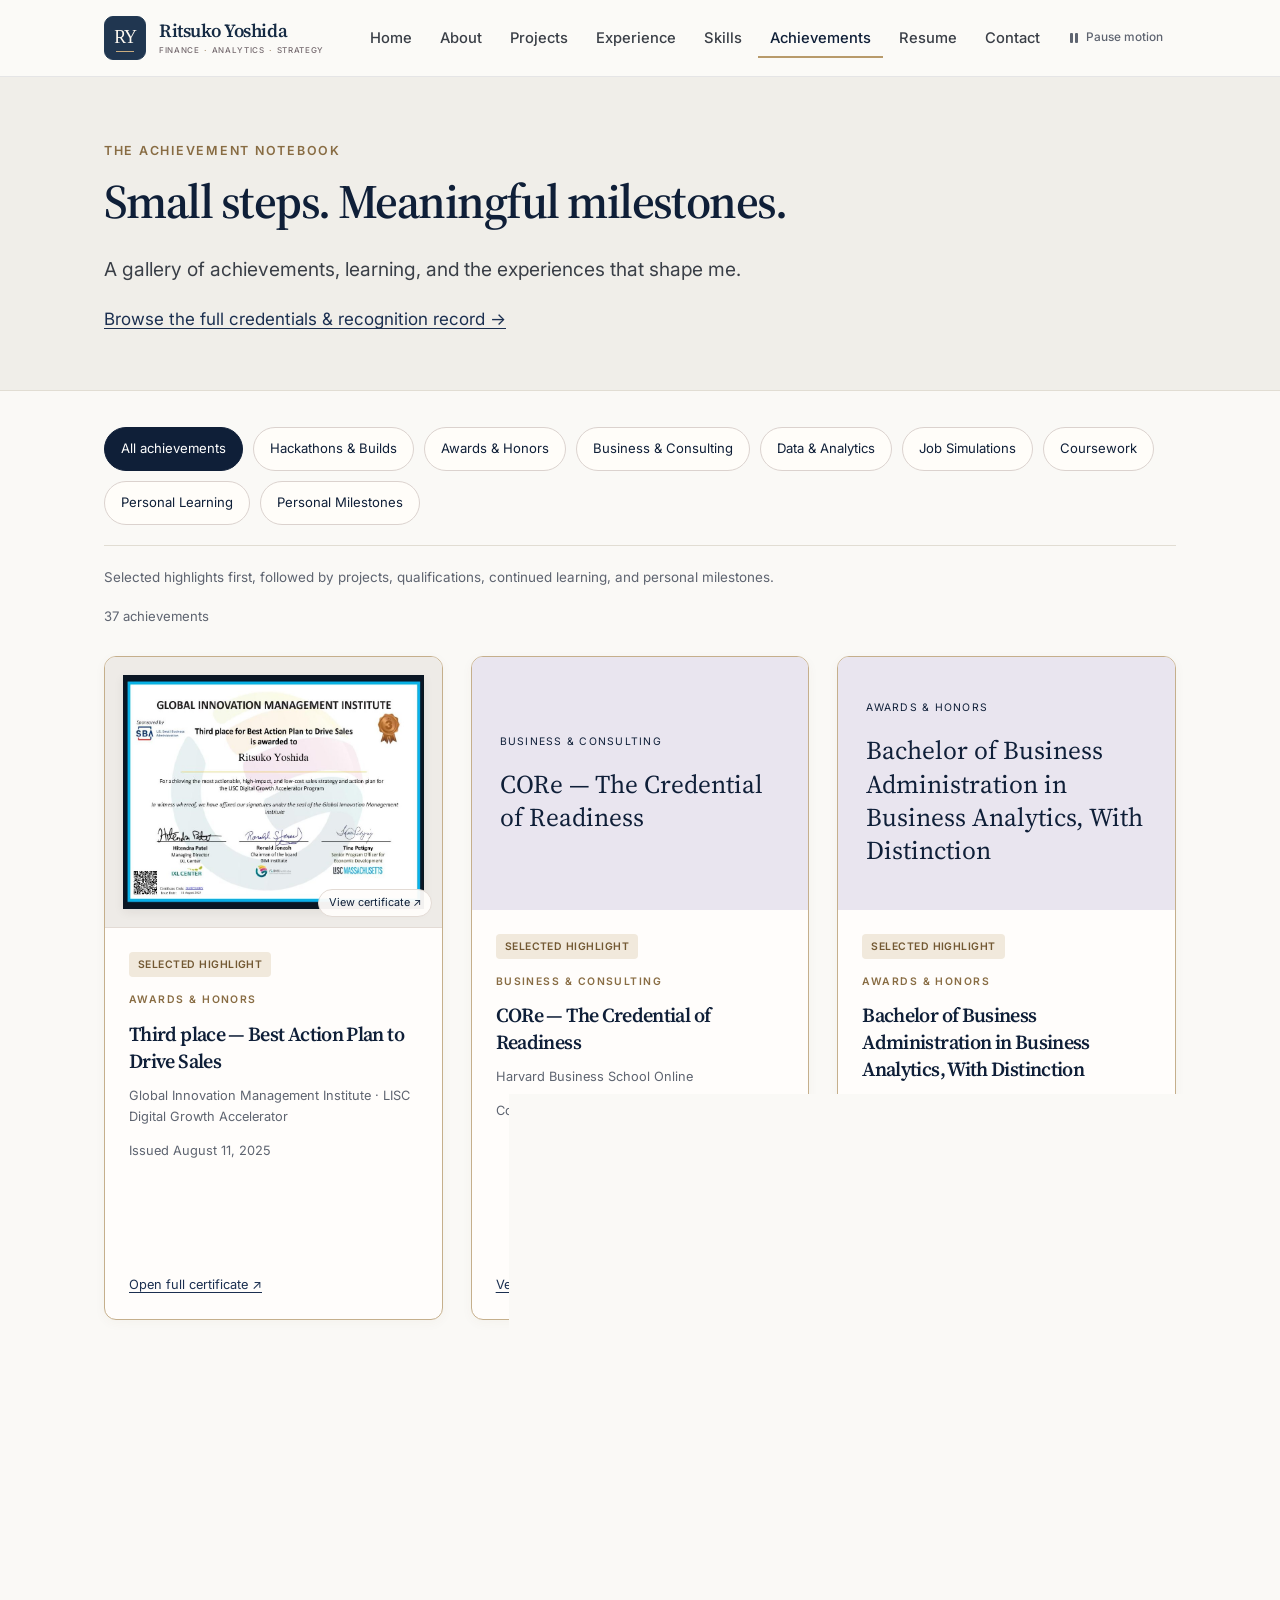
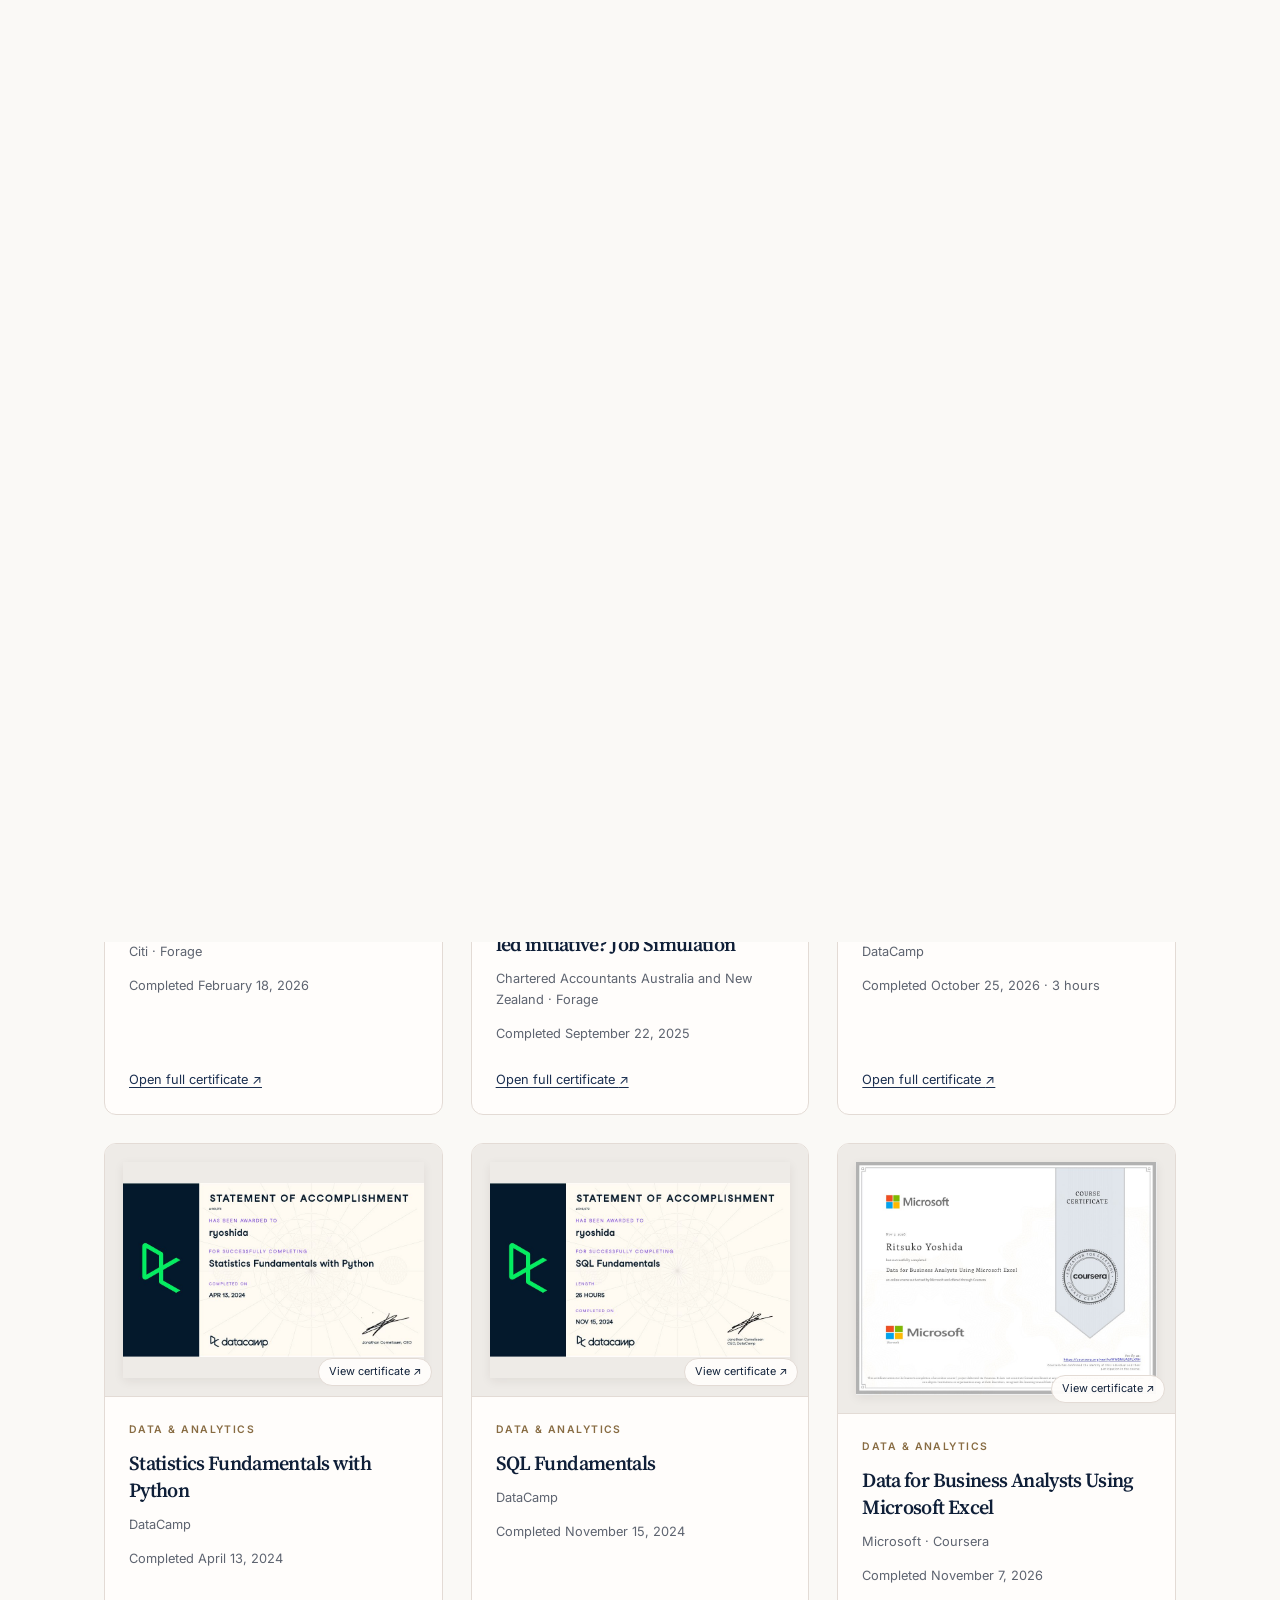
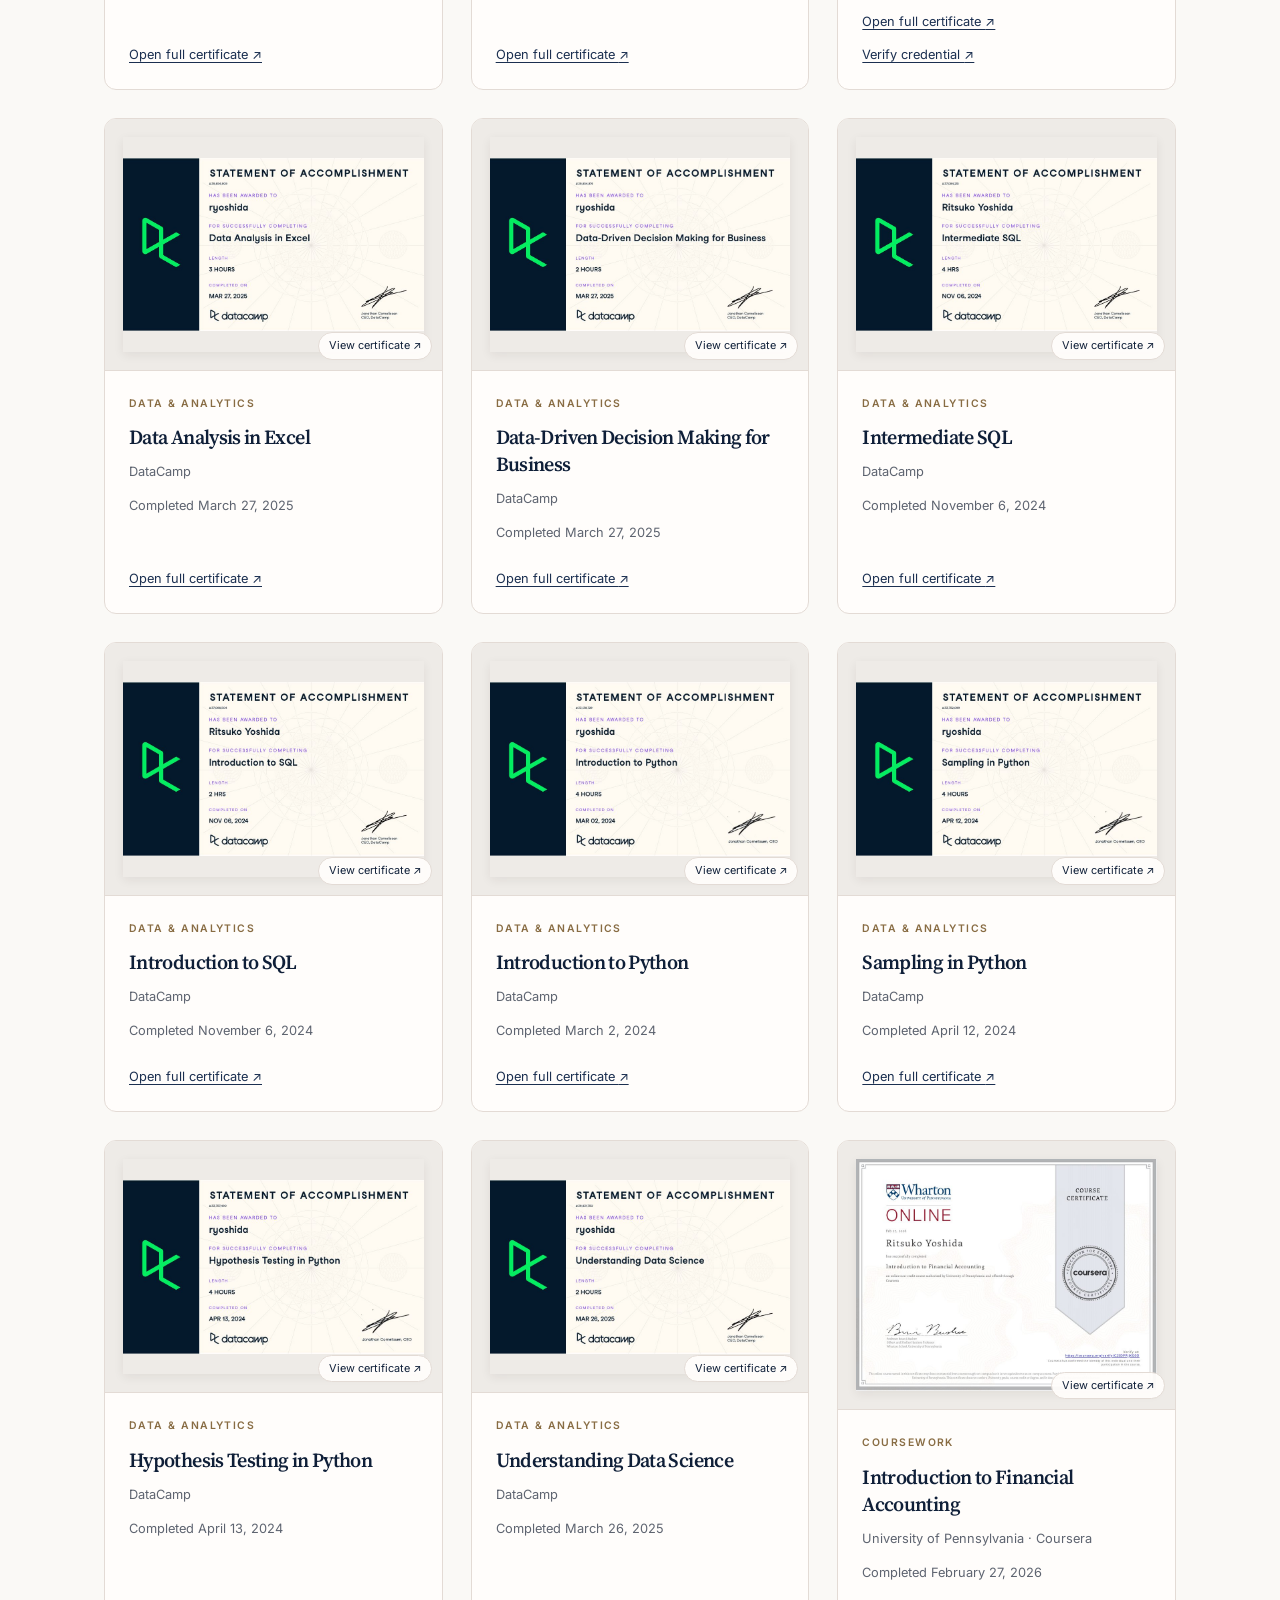
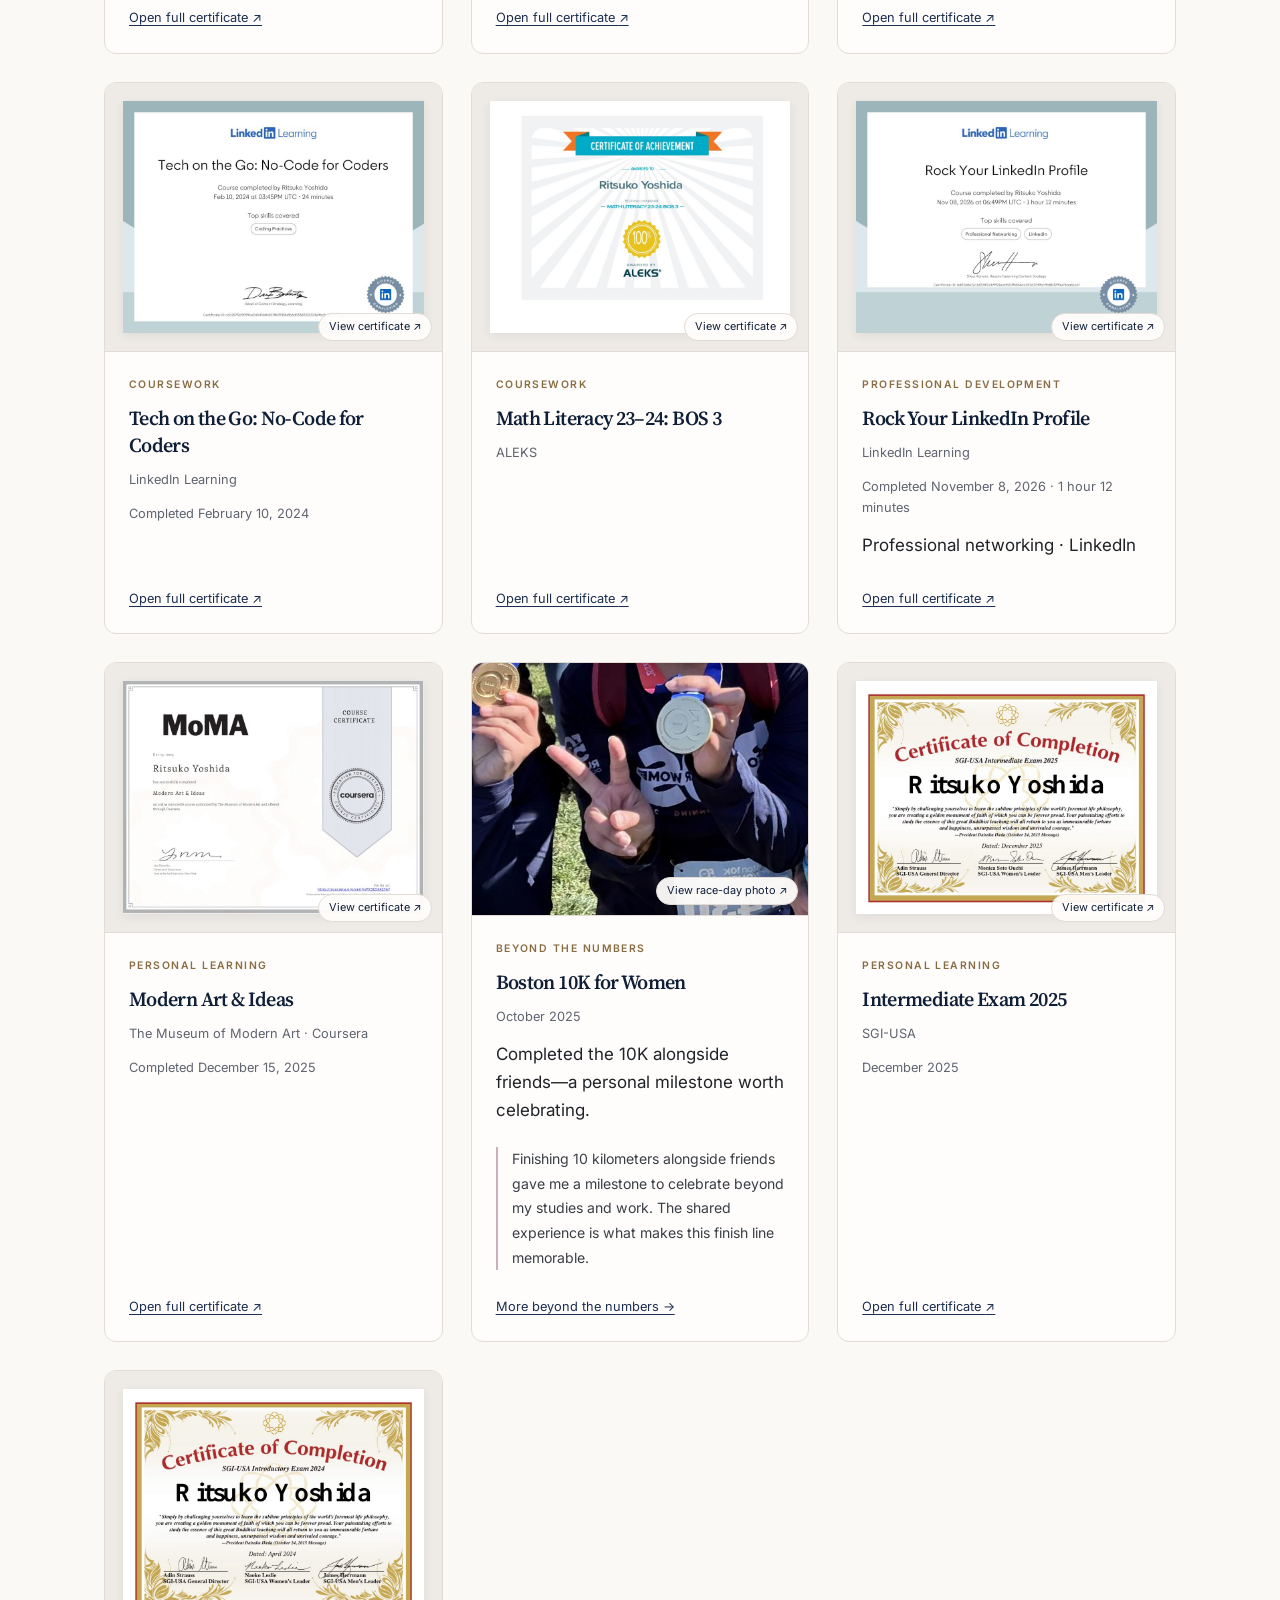
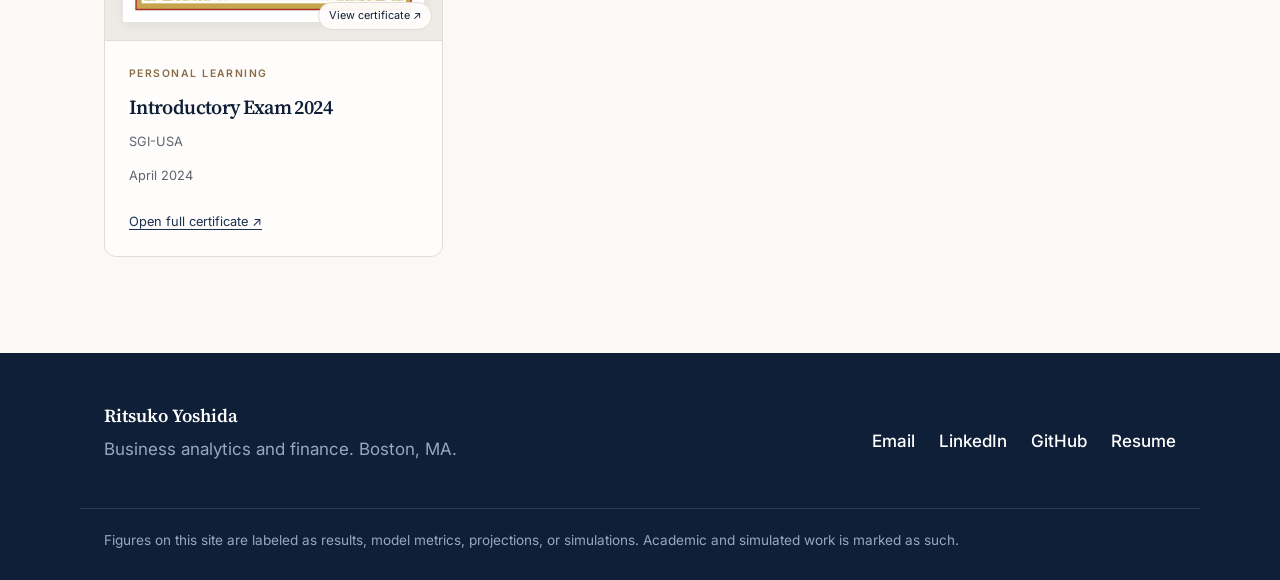
<file: achievements.html>
<!doctype html>
<html lang="en">
<head>
<meta charset="utf-8">
<meta name="viewport" content="width=device-width, initial-scale=1">
<script>(function(d){d.classList.add("js");var p=false;try{p=localStorage.getItem("ry-motion")==="paused"}catch(e){}d.dataset.motion=(p||matchMedia("(prefers-reduced-motion: reduce)").matches)?"paused":"playing"})(document.documentElement)</script>
<title>Achievements | Ritsuko Yoshida</title>
<meta name="description" content="A visual gallery of Ritsuko Yoshida’s awards, qualifications, courses, job simulations, and personal milestones.">
<meta name="author" content="Ritsuko Yoshida">
<meta name="robots" content="index, follow">
<link rel="canonical" href="https://ritsuko-yosh.github.io/achievements.html">
<meta property="og:type" content="website">
<meta property="og:title" content="Achievements | Ritsuko Yoshida">
<meta property="og:description" content="A visual gallery of Ritsuko Yoshida’s awards, qualifications, courses, job simulations, and personal milestones.">
<meta property="og:url" content="https://ritsuko-yosh.github.io/achievements.html">
<meta name="twitter:card" content="summary">
<meta name="theme-color" content="#0f1f38">
<link rel="icon" href="assets/favicon.svg" type="image/svg+xml">
<link rel="preconnect" href="https://fonts.googleapis.com">
<link rel="preconnect" href="https://fonts.gstatic.com" crossorigin>
<link rel="stylesheet" href="https://fonts.googleapis.com/css2?family=Inter:wght@400;500;600&amp;family=Source+Serif+4:opsz,wght@8..60,500;8..60,600&amp;display=swap">
<link rel="stylesheet" href="assets/css/styles.css?v=20261027-achievement-order">
<script defer src="assets/js/main.js?v=20261026-motion"></script>
<script defer src="assets/js/motion.js?v=20261026-motion"></script>
<link rel="stylesheet" href="assets/css/brand.css?v=20261026-motion">
<link rel="stylesheet" href="assets/css/motion.css?v=20261026-motion">
</head>
<body class="achievements-page">
<a class="skip" href="#main">Skip to content</a>
<header class="site-header">
  <div class="wrap header-inner">
    <a class="brand" href="index.html" aria-label="Ritsuko Yoshida, home">
      <span class="brand-mark" aria-hidden="true">RY</span>
      <span class="brand-wordmark"><span class="brand-name">Ritsuko Yoshida</span><span class="brand-subtitle">Finance <span aria-hidden="true">·</span> Analytics <span aria-hidden="true">·</span> Strategy</span></span>
    </a>
    <button class="nav-toggle" type="button" aria-expanded="false" aria-controls="site-nav">
      <span class="sr-only">Menu</span><span class="bars" aria-hidden="true"></span>
    </button>
    <nav id="site-nav" class="site-nav" aria-label="Main">
      <ul><li><a href="index.html">Home</a></li><li><a href="about.html">About</a></li><li><a href="projects.html">Projects</a></li><li><a href="experience.html">Experience</a></li><li><a href="skills.html">Skills</a></li><li><a href="achievements.html" aria-current="page">Achievements</a></li><li><a href="resume.html">Resume</a></li><li><a href="contact.html">Contact</a></li></ul>
    </nav>
  </div>
</header>
<main id="main"><section class="page-hero"><div class="wrap"><p class="eyebrow">The achievement notebook</p><h1>Small steps. Meaningful milestones.</h1><p class="lead">A gallery of achievements, learning, and the experiences that shape me.</p><p><a href="credentials.html">Browse the full credentials &amp; recognition record →</a></p></div></section><section class="band achievement-band"><div class="wrap"><h2 class="sr-only">Achievement gallery</h2><div class="achievement-filters" aria-label="Filter achievements" hidden><button type="button" data-achievement-filter="all" aria-pressed="true">All achievements</button><button type="button" data-achievement-filter="hackathons" aria-pressed="false">Hackathons &amp; Builds</button><button type="button" data-achievement-filter="awards" aria-pressed="false">Awards &amp; Honors</button><button type="button" data-achievement-filter="business" aria-pressed="false">Business &amp; Consulting</button><button type="button" data-achievement-filter="data" aria-pressed="false">Data &amp; Analytics</button><button type="button" data-achievement-filter="simulations" aria-pressed="false">Job Simulations</button><button type="button" data-achievement-filter="courses" aria-pressed="false">Coursework</button><button type="button" data-achievement-filter="personal" aria-pressed="false">Personal Learning</button><button type="button" data-achievement-filter="milestones" aria-pressed="false">Personal Milestones</button></div><p class="achievement-order-note">Selected highlights first, followed by projects, qualifications, continued learning, and personal milestones.</p><p class="achievement-status" role="status" aria-live="polite">37 achievements</p><div class="achievement-grid"><article class="achievement-item" data-featured="true" data-achievement-category="awards"><a class="achievement-image" href="assets/certificates/lisc-third-place-action-plan.pdf" target="_blank" rel="noopener" aria-label="View Third place — Best Action Plan to Drive Sales certificate (PDF, new tab)"><img src="assets/images/achievements/lisc-third-place-action-plan.jpg" alt="Third place — Best Action Plan to Drive Sales certificate" width="900" height="640" loading="lazy"><span>View certificate ↗</span></a><div class="achievement-copy"><span class="achievement-featured-label">Selected highlight</span><p class="eyebrow">Awards &amp; Honors</p><h2>Third place — Best Action Plan to Drive Sales</h2><p class="achievement-issuer">Global Innovation Management Institute · LISC Digital Growth Accelerator</p><p class="achievement-date">Issued August 11, 2025</p><a class="achievement-detail" href="assets/certificates/lisc-third-place-action-plan.pdf" target="_blank" rel="noopener">Open full certificate <span class="sr-only">— Third place — Best Action Plan to Drive Sales (PDF, new tab)</span> ↗</a></div></article><article class="achievement-item" data-featured="true" data-achievement-category="business"><div class="achievement-title-panel"><span>Business &amp; Consulting</span><p>CORe — The Credential of Readiness</p></div><div class="achievement-copy"><span class="achievement-featured-label">Selected highlight</span><p class="eyebrow">Business &amp; Consulting</p><h2>CORe — The Credential of Readiness</h2><p class="achievement-issuer">Harvard Business School Online</p><p class="achievement-date">Completed February 20, 2025 · Pass</p><a class="achievement-detail" href="https://online.hbs.edu/verify-certificate?dvid=75VTAL3R" target="_blank" rel="noopener">Verify credential ↗</a></div></article><article class="achievement-item" data-featured="true" data-achievement-category="awards"><div class="achievement-title-panel"><span>Awards &amp; Honors</span><p>Bachelor of Business Administration in Business Analytics, With Distinction</p></div><div class="achievement-copy"><span class="achievement-featured-label">Selected highlight</span><p class="eyebrow">Awards &amp; Honors</p><h2>Bachelor of Business Administration in Business Analytics, With Distinction</h2><p class="achievement-issuer">Hult International Business School</p><p class="achievement-date">Awarded May 27, 2026</p><p>Sep 2023 to May 2026 · GPA 3.97/4.00 · Dean’s List all 6 semesters.</p><a class="achievement-detail" href="credentials.html#recognition">Read credential details →</a></div></article><article class="achievement-item" data-achievement-category="hackathons"><a class="achievement-image" href="projects/visit-ready.html" aria-label="Read the Visit Ready hackathon case study"><img src="assets/images/visit-ready-preview.png" alt="Visit Ready Open Door clinical research interface" width="1440" height="1000" loading="lazy"><span>Explore the project →</span></a><div class="achievement-copy"><p class="eyebrow">Hackathons &amp; Builds</p><h2>Visit Ready — Hackachusetts 2026</h2><p class="achievement-issuer">Hackachusetts 2026 — Powered by Kiro · Healthcare &amp; Biotech</p><p class="achievement-date">October 24, 2026</p><p>Co-developed a multilingual clinical trial discovery and preparation platform with Owen Gachuhi. Led frontend development and UX using Kiro, React, and TypeScript, and helped integrate, test, and deploy the application.</p><p class="achievement-date">Hackathon participation · Project built and deployed</p><a class="achievement-detail" href="projects/visit-ready.html">My contribution &amp; project details →</a><a class="achievement-detail" href="https://ritsuko-yosh.github.io/research_buddy/" target="_blank" rel="noopener">Try the application <span class="sr-only">(new tab)</span> ↗</a></div></article><article class="achievement-item" data-achievement-category="business"><a class="achievement-image" href="assets/certificates/microsoft-business-analysis-fundamentals.pdf" target="_blank" rel="noopener" aria-label="View Business Analysis Fundamentals certificate (PDF, new tab)"><img src="assets/images/achievements/microsoft-business-analysis-fundamentals.jpg" alt="Microsoft Business Analysis Fundamentals course certificate awarded to Ritsuko Yoshida" width="900" height="696" loading="lazy"><span>View certificate ↗</span></a><div class="achievement-copy"><p class="eyebrow">Business &amp; Consulting</p><h2>Business Analysis Fundamentals</h2><p class="achievement-issuer">Microsoft · Coursera</p><p class="achievement-date">Completed November 5, 2026</p><a class="achievement-detail" href="assets/certificates/microsoft-business-analysis-fundamentals.pdf" target="_blank" rel="noopener">Open full certificate ↗</a><a class="achievement-detail" href="https://coursera.org/verify/J6OMO2FJWGAF" target="_blank" rel="noopener">Verify credential ↗</a></div></article><article class="achievement-item" data-achievement-category="business"><a class="achievement-image" href="assets/certificates/management-consulting-level-1-analyst.pdf" target="_blank" rel="noopener" aria-label="View Management Consulting Level 1 Analyst certificate (PDF, new tab)"><img src="assets/images/achievements/management-consulting-level-1-analyst.jpg" alt="Management Consulting Institute Level 1 Analyst certificate awarded to Ritsuko Yoshida" width="1240" height="964" loading="lazy"><span>View certificate ↗</span></a><div class="achievement-copy"><p class="eyebrow">Business &amp; Consulting</p><h2>Management Consulting — Level 1: Analyst</h2><p class="achievement-issuer">Management Consulting Institute</p><p class="achievement-date">Issued July 20, 2025 · Expires July 19, 2030</p><a class="achievement-detail" href="https://certifications.giminstitute.org/admin/tool/certificate/index.php?code=2735354487RY" target="_blank" rel="noopener">Verify Management Consulting credential ↗</a></div></article><article class="achievement-item" data-achievement-category="business"><a class="achievement-image" href="assets/certificates/build-business-strategy-101.pdf" target="_blank" rel="noopener" aria-label="View Business Strategy 101: From Idea to Execution certificate (PDF, new tab)"><img src="assets/images/achievements/build-business-strategy-101.jpg" alt="Business Strategy 101: From Idea to Execution certificate" width="900" height="640" loading="lazy"><span>View certificate ↗</span></a><div class="achievement-copy"><p class="eyebrow">Business &amp; Consulting</p><h2>Business Strategy 101: From Idea to Execution</h2><p class="achievement-issuer">Open Avenues Foundation · The Build Fellowship</p><p class="achievement-date">Issued October 8, 2026</p><a class="achievement-detail" href="assets/certificates/build-business-strategy-101.pdf" target="_blank" rel="noopener">Open full certificate <span class="sr-only">— Business Strategy 101: From Idea to Execution (PDF, new tab)</span> ↗</a></div></article><article class="achievement-item" data-achievement-category="awards"><a class="achievement-image" href="assets/certificates/deans-list-fall-2025.pdf" target="_blank" rel="noopener" aria-label="View Dean’s List — Fall 2025 certificate (PDF, new tab)"><img src="assets/images/achievements/deans-list-fall-2025.jpg" alt="Dean’s List — Fall 2025 certificate" width="900" height="640" loading="lazy"><span>View certificate ↗</span></a><div class="achievement-copy"><p class="eyebrow">Awards &amp; Honors</p><h2>Dean’s List — Fall 2025</h2><p class="achievement-issuer">Hult International Business School</p><a class="achievement-detail" href="assets/certificates/deans-list-fall-2025.pdf" target="_blank" rel="noopener">Open full certificate <span class="sr-only">— Dean’s List — Fall 2025 (PDF, new tab)</span> ↗</a></div></article><article class="achievement-item" data-achievement-category="awards"><a class="achievement-image" href="assets/certificates/deans-list-spring-2025.pdf" target="_blank" rel="noopener" aria-label="View Dean’s List — Spring 2025 certificate (PDF, new tab)"><img src="assets/images/achievements/deans-list-spring-2025.jpg" alt="Dean’s List — Spring 2025 certificate" width="900" height="640" loading="lazy"><span>View certificate ↗</span></a><div class="achievement-copy"><p class="eyebrow">Awards &amp; Honors</p><h2>Dean’s List — Spring 2025</h2><p class="achievement-issuer">Hult International Business School</p><a class="achievement-detail" href="assets/certificates/deans-list-spring-2025.pdf" target="_blank" rel="noopener">Open full certificate <span class="sr-only">— Dean’s List — Spring 2025 (PDF, new tab)</span> ↗</a></div></article><article class="achievement-item" data-achievement-category="awards"><a class="achievement-image" href="assets/certificates/deans-list-fall-2024.pdf" target="_blank" rel="noopener" aria-label="View Dean’s List — Fall 2024 certificate (PDF, new tab)"><img src="assets/images/achievements/deans-list-fall-2024.jpg" alt="Dean’s List — Fall 2024 certificate" width="900" height="640" loading="lazy"><span>View certificate ↗</span></a><div class="achievement-copy"><p class="eyebrow">Awards &amp; Honors</p><h2>Dean’s List — Fall 2024</h2><p class="achievement-issuer">Hult International Business School</p><a class="achievement-detail" href="assets/certificates/deans-list-fall-2024.pdf" target="_blank" rel="noopener">Open full certificate <span class="sr-only">— Dean’s List — Fall 2024 (PDF, new tab)</span> ↗</a></div></article><article class="achievement-item" data-achievement-category="awards"><a class="achievement-image" href="assets/certificates/deans-list-spring-2024.pdf" target="_blank" rel="noopener" aria-label="View Dean’s List — Spring 2024 certificate (PDF, new tab)"><img src="assets/images/achievements/deans-list-spring-2024.jpg" alt="Dean’s List — Spring 2024 certificate" width="900" height="640" loading="lazy"><span>View certificate ↗</span></a><div class="achievement-copy"><p class="eyebrow">Awards &amp; Honors</p><h2>Dean’s List — Spring 2024</h2><p class="achievement-issuer">Hult International Business School</p><p>Awarded for a term GPA of 3.60 or higher.</p><a class="achievement-detail" href="assets/certificates/deans-list-spring-2024.pdf" target="_blank" rel="noopener">Open full certificate <span class="sr-only">— Dean’s List — Spring 2024 (PDF, new tab)</span> ↗</a></div></article><article class="achievement-item" data-achievement-category="awards"><a class="achievement-image" href="assets/certificates/deans-list-fall-2023.pdf" target="_blank" rel="noopener" aria-label="View Dean’s List — Fall 2023 certificate (PDF, new tab)"><img src="assets/images/achievements/deans-list-fall-2023.jpg" alt="Dean’s List — Fall 2023 certificate" width="900" height="640" loading="lazy"><span>View certificate ↗</span></a><div class="achievement-copy"><p class="eyebrow">Awards &amp; Honors</p><h2>Dean’s List — Fall 2023</h2><p class="achievement-issuer">Hult International Business School</p><a class="achievement-detail" href="assets/certificates/deans-list-fall-2023.pdf" target="_blank" rel="noopener">Open full certificate <span class="sr-only">— Dean’s List — Fall 2023 (PDF, new tab)</span> ↗</a></div></article><article class="achievement-item" data-achievement-category="awards"><a class="achievement-image" href="assets/certificates/hult-orientation-leader-fall-2025.pdf" target="_blank" rel="noopener" aria-label="View Fall 2025 Orientation Leader certificate (PDF, new tab)"><img src="assets/images/achievements/hult-orientation-leader-fall-2025.jpg" alt="Hult Certificate of Appreciation awarded to Ritsuko Yoshida for volunteer Orientation Leader contributions in Fall 2025" width="1000" height="791" loading="lazy"><span>View certificate ↗</span></a><div class="achievement-copy"><p class="eyebrow">Awards &amp; Honors</p><h2>Certificate of Appreciation — Orientation Leader (Fall 2025)</h2><p class="achievement-issuer">Hult International Business School</p><p class="achievement-date">Volunteer service: May to Sep 2025</p><a class="achievement-detail" href="assets/certificates/hult-orientation-leader-fall-2025.pdf" target="_blank" rel="noopener">Open full certificate <span class="sr-only">— Orientation Leader, Fall 2025 (PDF, new tab)</span> ↗</a></div></article><article class="achievement-item" data-achievement-category="simulations"><a class="achievement-image" href="assets/certificates/jpmorgan-investment-banking-simulation.pdf" target="_blank" rel="noopener" aria-label="View Investment Banking Job Simulation certificate (PDF, new tab)"><img src="assets/images/achievements/jpmorgan-investment-banking-simulation.jpg" alt="Investment Banking Job Simulation certificate" width="900" height="640" loading="lazy"><span>View certificate ↗</span></a><div class="achievement-copy"><p class="eyebrow">Job Simulations</p><h2>Investment Banking Job Simulation</h2><p class="achievement-issuer">J.P. Morgan · Forage</p><p class="achievement-date">Completed February 3, 2026</p><a class="achievement-detail" href="assets/certificates/jpmorgan-investment-banking-simulation.pdf" target="_blank" rel="noopener">Open full certificate <span class="sr-only">— Investment Banking Job Simulation (PDF, new tab)</span> ↗</a></div></article><article class="achievement-item" data-achievement-category="simulations"><a class="achievement-image" href="assets/certificates/citi-markets-sales-trading-simulation.pdf" target="_blank" rel="noopener" aria-label="View Markets Sales &amp; Trading Job Simulation certificate (PDF, new tab)"><img src="assets/images/achievements/citi-markets-sales-trading-simulation.jpg" alt="Markets Sales &amp; Trading Job Simulation certificate" width="900" height="640" loading="lazy"><span>View certificate ↗</span></a><div class="achievement-copy"><p class="eyebrow">Job Simulations</p><h2>Markets Sales &amp; Trading Job Simulation</h2><p class="achievement-issuer">Citi · Forage</p><p class="achievement-date">Completed April 7, 2026</p><a class="achievement-detail" href="assets/certificates/citi-markets-sales-trading-simulation.pdf" target="_blank" rel="noopener">Open full certificate <span class="sr-only">— Markets Sales &amp; Trading Job Simulation (PDF, new tab)</span> ↗</a></div></article><article class="achievement-item" data-achievement-category="simulations"><a class="achievement-image" href="assets/certificates/citi-wealth-simulation.pdf" target="_blank" rel="noopener" aria-label="View Wealth Job Simulation certificate (PDF, new tab)"><img src="assets/images/achievements/citi-wealth-simulation.jpg" alt="Wealth Job Simulation certificate" width="900" height="640" loading="lazy"><span>View certificate ↗</span></a><div class="achievement-copy"><p class="eyebrow">Job Simulations</p><h2>Wealth Job Simulation</h2><p class="achievement-issuer">Citi · Forage</p><p class="achievement-date">Completed February 18, 2026</p><a class="achievement-detail" href="assets/certificates/citi-wealth-simulation.pdf" target="_blank" rel="noopener">Open full certificate <span class="sr-only">— Wealth Job Simulation (PDF, new tab)</span> ↗</a></div></article><article class="achievement-item" data-achievement-category="simulations"><a class="achievement-image" href="assets/certificates/community-led-initiative-simulation.pdf" target="_blank" rel="noopener" aria-label="View What’s it like to plan a community-led initiative? Job Simulation certificate (PDF, new tab)"><img src="assets/images/achievements/community-led-initiative-simulation.jpg" alt="What’s it like to plan a community-led initiative? Job Simulation certificate" width="900" height="640" loading="lazy"><span>View certificate ↗</span></a><div class="achievement-copy"><p class="eyebrow">Job Simulations</p><h2>What’s it like to plan a community-led initiative? Job Simulation</h2><p class="achievement-issuer">Chartered Accountants Australia and New Zealand · Forage</p><p class="achievement-date">Completed September 22, 2025</p><a class="achievement-detail" href="assets/certificates/community-led-initiative-simulation.pdf" target="_blank" rel="noopener">Open full certificate <span class="sr-only">— What’s it like to plan a community-led initiative? Job Simulation (PDF, new tab)</span> ↗</a></div></article><article class="achievement-item" data-achievement-category="data"><a class="achievement-image" href="assets/certificates/datacamp-financial-modeling-in-excel.pdf" target="_blank" rel="noopener" aria-label="View Financial Modeling in Excel certificate (PDF, new tab)"><img src="assets/images/achievements/datacamp-financial-modeling-in-excel.jpg" alt="DataCamp Financial Modeling in Excel completion certificate awarded to Ritsuko Yoshida" width="1000" height="707" loading="lazy"><span>View certificate ↗</span></a><div class="achievement-copy"><p class="eyebrow">Data &amp; Analytics</p><h2>Financial Modeling in Excel</h2><p class="achievement-issuer">DataCamp</p><p class="achievement-date">Completed <time datetime="2026-10-25">October 25, 2026</time> · 3 hours</p><a class="achievement-detail" href="assets/certificates/datacamp-financial-modeling-in-excel.pdf" target="_blank" rel="noopener">Open full certificate <span class="sr-only">— Financial Modeling in Excel (PDF, new tab)</span> ↗</a></div></article><article class="achievement-item" data-achievement-category="data"><a class="achievement-image" href="assets/certificates/datacamp-statistics-fundamentals-with-python.pdf" target="_blank" rel="noopener" aria-label="View Statistics Fundamentals with Python certificate (PDF, new tab)"><img src="assets/images/achievements/datacamp-statistics-fundamentals-with-python.jpg" alt="Statistics Fundamentals with Python certificate" width="900" height="640" loading="lazy"><span>View certificate ↗</span></a><div class="achievement-copy"><p class="eyebrow">Data &amp; Analytics</p><h2>Statistics Fundamentals with Python</h2><p class="achievement-issuer">DataCamp</p><p class="achievement-date">Completed April 13, 2024</p><a class="achievement-detail" href="assets/certificates/datacamp-statistics-fundamentals-with-python.pdf" target="_blank" rel="noopener">Open full certificate <span class="sr-only">— Statistics Fundamentals with Python (PDF, new tab)</span> ↗</a></div></article><article class="achievement-item" data-achievement-category="data"><a class="achievement-image" href="assets/certificates/datacamp-sql-fundamentals.pdf" target="_blank" rel="noopener" aria-label="View SQL Fundamentals certificate (PDF, new tab)"><img src="assets/images/achievements/datacamp-sql-fundamentals.jpg" alt="SQL Fundamentals certificate" width="900" height="640" loading="lazy"><span>View certificate ↗</span></a><div class="achievement-copy"><p class="eyebrow">Data &amp; Analytics</p><h2>SQL Fundamentals</h2><p class="achievement-issuer">DataCamp</p><p class="achievement-date">Completed November 15, 2024</p><a class="achievement-detail" href="assets/certificates/datacamp-sql-fundamentals.pdf" target="_blank" rel="noopener">Open full certificate <span class="sr-only">— SQL Fundamentals (PDF, new tab)</span> ↗</a></div></article><article class="achievement-item" data-achievement-category="data"><a class="achievement-image" href="assets/certificates/microsoft-data-for-business-analysts-excel.pdf" target="_blank" rel="noopener" aria-label="View Data for Business Analysts Using Microsoft Excel certificate (PDF, new tab)"><img src="assets/images/achievements/microsoft-data-for-business-analysts-excel.jpg" alt="Data for Business Analysts Using Microsoft Excel certificate" width="900" height="696" loading="lazy"><span>View certificate ↗</span></a><div class="achievement-copy"><p class="eyebrow">Data &amp; Analytics</p><h2>Data for Business Analysts Using Microsoft Excel</h2><p class="achievement-issuer">Microsoft · Coursera</p><p class="achievement-date">Completed November 7, 2026</p><a class="achievement-detail" href="assets/certificates/microsoft-data-for-business-analysts-excel.pdf" target="_blank" rel="noopener">Open full certificate <span class="sr-only">— Data for Business Analysts Using Microsoft Excel (PDF, new tab)</span> ↗</a><a class="achievement-detail" href="https://coursera.org/verify/WW5MUASFLXRH" target="_blank" rel="noopener">Verify credential <span class="sr-only">— Data for Business Analysts Using Microsoft Excel (new tab)</span> ↗</a></div></article><article class="achievement-item" data-achievement-category="data"><a class="achievement-image" href="assets/certificates/datacamp-data-analysis-in-excel.pdf" target="_blank" rel="noopener" aria-label="View Data Analysis in Excel certificate (PDF, new tab)"><img src="assets/images/achievements/datacamp-data-analysis-in-excel.jpg" alt="Data Analysis in Excel certificate" width="900" height="640" loading="lazy"><span>View certificate ↗</span></a><div class="achievement-copy"><p class="eyebrow">Data &amp; Analytics</p><h2>Data Analysis in Excel</h2><p class="achievement-issuer">DataCamp</p><p class="achievement-date">Completed March 27, 2025</p><a class="achievement-detail" href="assets/certificates/datacamp-data-analysis-in-excel.pdf" target="_blank" rel="noopener">Open full certificate <span class="sr-only">— Data Analysis in Excel (PDF, new tab)</span> ↗</a></div></article><article class="achievement-item" data-achievement-category="data"><a class="achievement-image" href="assets/certificates/datacamp-data-driven-decision-making-for-business.pdf" target="_blank" rel="noopener" aria-label="View Data-Driven Decision Making for Business certificate (PDF, new tab)"><img src="assets/images/achievements/datacamp-data-driven-decision-making-for-business.jpg" alt="Data-Driven Decision Making for Business certificate" width="900" height="640" loading="lazy"><span>View certificate ↗</span></a><div class="achievement-copy"><p class="eyebrow">Data &amp; Analytics</p><h2>Data-Driven Decision Making for Business</h2><p class="achievement-issuer">DataCamp</p><p class="achievement-date">Completed March 27, 2025</p><a class="achievement-detail" href="assets/certificates/datacamp-data-driven-decision-making-for-business.pdf" target="_blank" rel="noopener">Open full certificate <span class="sr-only">— Data-Driven Decision Making for Business (PDF, new tab)</span> ↗</a></div></article><article class="achievement-item" data-achievement-category="data"><a class="achievement-image" href="assets/certificates/datacamp-intermediate-sql.pdf" target="_blank" rel="noopener" aria-label="View Intermediate SQL certificate (PDF, new tab)"><img src="assets/images/achievements/datacamp-intermediate-sql.jpg" alt="Intermediate SQL certificate" width="900" height="640" loading="lazy"><span>View certificate ↗</span></a><div class="achievement-copy"><p class="eyebrow">Data &amp; Analytics</p><h2>Intermediate SQL</h2><p class="achievement-issuer">DataCamp</p><p class="achievement-date">Completed November 6, 2024</p><a class="achievement-detail" href="assets/certificates/datacamp-intermediate-sql.pdf" target="_blank" rel="noopener">Open full certificate <span class="sr-only">— Intermediate SQL (PDF, new tab)</span> ↗</a></div></article><article class="achievement-item" data-achievement-category="data"><a class="achievement-image" href="assets/certificates/datacamp-introduction-to-sql.pdf" target="_blank" rel="noopener" aria-label="View Introduction to SQL certificate (PDF, new tab)"><img src="assets/images/achievements/datacamp-introduction-to-sql.jpg" alt="Introduction to SQL certificate" width="900" height="640" loading="lazy"><span>View certificate ↗</span></a><div class="achievement-copy"><p class="eyebrow">Data &amp; Analytics</p><h2>Introduction to SQL</h2><p class="achievement-issuer">DataCamp</p><p class="achievement-date">Completed November 6, 2024</p><a class="achievement-detail" href="assets/certificates/datacamp-introduction-to-sql.pdf" target="_blank" rel="noopener">Open full certificate <span class="sr-only">— Introduction to SQL (PDF, new tab)</span> ↗</a></div></article><article class="achievement-item" data-achievement-category="data"><a class="achievement-image" href="assets/certificates/datacamp-introduction-to-python.pdf" target="_blank" rel="noopener" aria-label="View Introduction to Python certificate (PDF, new tab)"><img src="assets/images/achievements/datacamp-introduction-to-python.jpg" alt="Introduction to Python certificate" width="900" height="640" loading="lazy"><span>View certificate ↗</span></a><div class="achievement-copy"><p class="eyebrow">Data &amp; Analytics</p><h2>Introduction to Python</h2><p class="achievement-issuer">DataCamp</p><p class="achievement-date">Completed March 2, 2024</p><a class="achievement-detail" href="assets/certificates/datacamp-introduction-to-python.pdf" target="_blank" rel="noopener">Open full certificate <span class="sr-only">— Introduction to Python (PDF, new tab)</span> ↗</a></div></article><article class="achievement-item" data-achievement-category="data"><a class="achievement-image" href="assets/certificates/datacamp-sampling-in-python.pdf" target="_blank" rel="noopener" aria-label="View Sampling in Python certificate (PDF, new tab)"><img src="assets/images/achievements/datacamp-sampling-in-python.jpg" alt="Sampling in Python certificate" width="900" height="640" loading="lazy"><span>View certificate ↗</span></a><div class="achievement-copy"><p class="eyebrow">Data &amp; Analytics</p><h2>Sampling in Python</h2><p class="achievement-issuer">DataCamp</p><p class="achievement-date">Completed April 12, 2024</p><a class="achievement-detail" href="assets/certificates/datacamp-sampling-in-python.pdf" target="_blank" rel="noopener">Open full certificate <span class="sr-only">— Sampling in Python (PDF, new tab)</span> ↗</a></div></article><article class="achievement-item" data-achievement-category="data"><a class="achievement-image" href="assets/certificates/datacamp-hypothesis-testing-in-python.pdf" target="_blank" rel="noopener" aria-label="View Hypothesis Testing in Python certificate (PDF, new tab)"><img src="assets/images/achievements/datacamp-hypothesis-testing-in-python.jpg" alt="Hypothesis Testing in Python certificate" width="900" height="640" loading="lazy"><span>View certificate ↗</span></a><div class="achievement-copy"><p class="eyebrow">Data &amp; Analytics</p><h2>Hypothesis Testing in Python</h2><p class="achievement-issuer">DataCamp</p><p class="achievement-date">Completed April 13, 2024</p><a class="achievement-detail" href="assets/certificates/datacamp-hypothesis-testing-in-python.pdf" target="_blank" rel="noopener">Open full certificate <span class="sr-only">— Hypothesis Testing in Python (PDF, new tab)</span> ↗</a></div></article><article class="achievement-item" data-achievement-category="data"><a class="achievement-image" href="assets/certificates/datacamp-understanding-data-science.pdf" target="_blank" rel="noopener" aria-label="View Understanding Data Science certificate (PDF, new tab)"><img src="assets/images/achievements/datacamp-understanding-data-science.jpg" alt="Understanding Data Science certificate" width="900" height="640" loading="lazy"><span>View certificate ↗</span></a><div class="achievement-copy"><p class="eyebrow">Data &amp; Analytics</p><h2>Understanding Data Science</h2><p class="achievement-issuer">DataCamp</p><p class="achievement-date">Completed March 26, 2025</p><a class="achievement-detail" href="assets/certificates/datacamp-understanding-data-science.pdf" target="_blank" rel="noopener">Open full certificate <span class="sr-only">— Understanding Data Science (PDF, new tab)</span> ↗</a></div></article><article class="achievement-item" data-achievement-category="courses"><a class="achievement-image" href="assets/certificates/introduction-to-financial-accounting.pdf" target="_blank" rel="noopener" aria-label="View Introduction to Financial Accounting certificate (PDF, new tab)"><img src="assets/images/achievements/introduction-to-financial-accounting.jpg" alt="Introduction to Financial Accounting certificate" width="900" height="640" loading="lazy"><span>View certificate ↗</span></a><div class="achievement-copy"><p class="eyebrow">Coursework</p><h2>Introduction to Financial Accounting</h2><p class="achievement-issuer">University of Pennsylvania · Coursera</p><p class="achievement-date">Completed February 27, 2026</p><a class="achievement-detail" href="assets/certificates/introduction-to-financial-accounting.pdf" target="_blank" rel="noopener">Open full certificate <span class="sr-only">— Introduction to Financial Accounting (PDF, new tab)</span> ↗</a></div></article><article class="achievement-item" data-achievement-category="courses"><a class="achievement-image" href="assets/certificates/linkedin-no-code-for-coders.pdf" target="_blank" rel="noopener" aria-label="View Tech on the Go: No-Code for Coders certificate (PDF, new tab)"><img src="assets/images/achievements/linkedin-no-code-for-coders.jpg" alt="Tech on the Go: No-Code for Coders certificate" width="900" height="640" loading="lazy"><span>View certificate ↗</span></a><div class="achievement-copy"><p class="eyebrow">Coursework</p><h2>Tech on the Go: No-Code for Coders</h2><p class="achievement-issuer">LinkedIn Learning</p><p class="achievement-date">Completed February 10, 2024</p><a class="achievement-detail" href="assets/certificates/linkedin-no-code-for-coders.pdf" target="_blank" rel="noopener">Open full certificate <span class="sr-only">— Tech on the Go: No-Code for Coders (PDF, new tab)</span> ↗</a></div></article><article class="achievement-item" data-achievement-category="courses"><a class="achievement-image" href="assets/certificates/aleks-math-literacy.pdf" target="_blank" rel="noopener" aria-label="View Math Literacy 23–24: BOS 3 certificate (PDF, new tab)"><img src="assets/images/achievements/aleks-math-literacy.jpg" alt="Math Literacy 23–24: BOS 3 certificate" width="900" height="640" loading="lazy"><span>View certificate ↗</span></a><div class="achievement-copy"><p class="eyebrow">Coursework</p><h2>Math Literacy 23–24: BOS 3</h2><p class="achievement-issuer">ALEKS</p><a class="achievement-detail" href="assets/certificates/aleks-math-literacy.pdf" target="_blank" rel="noopener">Open full certificate <span class="sr-only">— Math Literacy 23–24: BOS 3 (PDF, new tab)</span> ↗</a></div></article><article class="achievement-item" data-achievement-category="personal"><a class="achievement-image" href="assets/certificates/linkedin-rock-your-profile.pdf" target="_blank" rel="noopener" aria-label="View Rock Your LinkedIn Profile certificate (PDF, new tab)"><img src="assets/images/achievements/linkedin-rock-your-profile.jpg" alt="LinkedIn Learning Rock Your LinkedIn Profile certificate awarded to Ritsuko Yoshida" width="900" height="696" loading="lazy"><span>View certificate ↗</span></a><div class="achievement-copy"><p class="eyebrow">Professional development</p><h2>Rock Your LinkedIn Profile</h2><p class="achievement-issuer">LinkedIn Learning</p><p class="achievement-date">Completed November 8, 2026 · 1 hour 12 minutes</p><p>Professional networking · LinkedIn</p><a class="achievement-detail" href="assets/certificates/linkedin-rock-your-profile.pdf" target="_blank" rel="noopener">Open full certificate <span class="sr-only">— Rock Your LinkedIn Profile (PDF, new tab)</span> ↗</a></div></article><article class="achievement-item" data-achievement-category="personal"><a class="achievement-image" href="assets/certificates/moma-modern-art-and-ideas.pdf" target="_blank" rel="noopener" aria-label="View Modern Art &amp; Ideas certificate (PDF, new tab)"><img src="assets/images/achievements/moma-modern-art-and-ideas.jpg" alt="Modern Art &amp; Ideas certificate" width="900" height="640" loading="lazy"><span>View certificate ↗</span></a><div class="achievement-copy"><p class="eyebrow">Personal Learning</p><h2>Modern Art &amp; Ideas</h2><p class="achievement-issuer">The Museum of Modern Art · Coursera</p><p class="achievement-date">Completed December 15, 2025</p><a class="achievement-detail" href="assets/certificates/moma-modern-art-and-ideas.pdf" target="_blank" rel="noopener">Open full certificate <span class="sr-only">— Modern Art &amp; Ideas (PDF, new tab)</span> ↗</a></div></article><article class="achievement-item" data-achievement-category="milestones"><a class="achievement-image achievement-race-photo" href="assets/images/boston-10k-women-2025.jpg" target="_blank" rel="noopener" aria-label="Open Boston 10K for Women race-day group photo (new tab)"><img src="assets/images/boston-10k-women-2025-web.jpg" alt="Close-up of finisher medals from the 2025 Boston 10K for Women" width="2000" height="1500" loading="lazy"><span>View race-day photo ↗</span></a><div class="achievement-copy"><p class="eyebrow">Beyond the numbers</p><h2>Boston 10K for Women</h2><p class="achievement-date">October 2025</p><p>Completed the 10K alongside friends—a personal milestone worth celebrating.</p><p class="race-reflection">Finishing 10 kilometers alongside friends gave me a milestone to celebrate beyond my studies and work. The shared experience is what makes this finish line memorable.</p><a class="achievement-detail" href="about.html#beyond-the-numbers">More beyond the numbers →</a></div></article><article class="achievement-item" data-achievement-category="personal"><a class="achievement-image" href="assets/certificates/sgi-intermediate-exam-2025.pdf" target="_blank" rel="noopener" aria-label="View Intermediate Exam 2025 certificate (PDF, new tab)"><img src="assets/images/achievements/sgi-intermediate-exam-2025.jpg" alt="Intermediate Exam 2025 certificate" width="900" height="640" loading="lazy"><span>View certificate ↗</span></a><div class="achievement-copy"><p class="eyebrow">Personal Learning</p><h2>Intermediate Exam 2025</h2><p class="achievement-issuer">SGI-USA</p><p class="achievement-date">December 2025</p><a class="achievement-detail" href="assets/certificates/sgi-intermediate-exam-2025.pdf" target="_blank" rel="noopener">Open full certificate <span class="sr-only">— Intermediate Exam 2025 (PDF, new tab)</span> ↗</a></div></article><article class="achievement-item" data-achievement-category="personal"><a class="achievement-image" href="assets/certificates/sgi-introductory-exam-2024.pdf" target="_blank" rel="noopener" aria-label="View Introductory Exam 2024 certificate (PDF, new tab)"><img src="assets/images/achievements/sgi-introductory-exam-2024.jpg" alt="Introductory Exam 2024 certificate" width="900" height="640" loading="lazy"><span>View certificate ↗</span></a><div class="achievement-copy"><p class="eyebrow">Personal Learning</p><h2>Introductory Exam 2024</h2><p class="achievement-issuer">SGI-USA</p><p class="achievement-date">April 2024</p><a class="achievement-detail" href="assets/certificates/sgi-introductory-exam-2024.pdf" target="_blank" rel="noopener">Open full certificate <span class="sr-only">— Introductory Exam 2024 (PDF, new tab)</span> ↗</a></div></article></div></div></section></main>
<footer class="site-footer">
  <div class="wrap footer-inner">
    <div>
      <p class="footer-name">Ritsuko Yoshida</p>
      <p class="muted">Business analytics and finance. Boston, MA.</p>
    </div>
    <ul class="footer-links">
      <li><a class="" href="mailto:ritsukoyoshida77@gmail.com">Email</a></li>
      <li><a class="" href="https://www.linkedin.com/in/ritsuko-yoshida77/" rel="noopener" target="_blank">LinkedIn</a></li>
      <li><a class="" href="https://github.com/ritsuko-yosh" rel="noopener" target="_blank">GitHub</a></li>
      <li><a href="resume.html">Resume</a></li>
    </ul>
  </div>
  <div class="wrap footer-note muted">
    <p>Figures on this site are labeled as results, model metrics, projections, or simulations. Academic and simulated work is marked as such.</p>
  </div>
</footer>
</body>
</html>
</file>
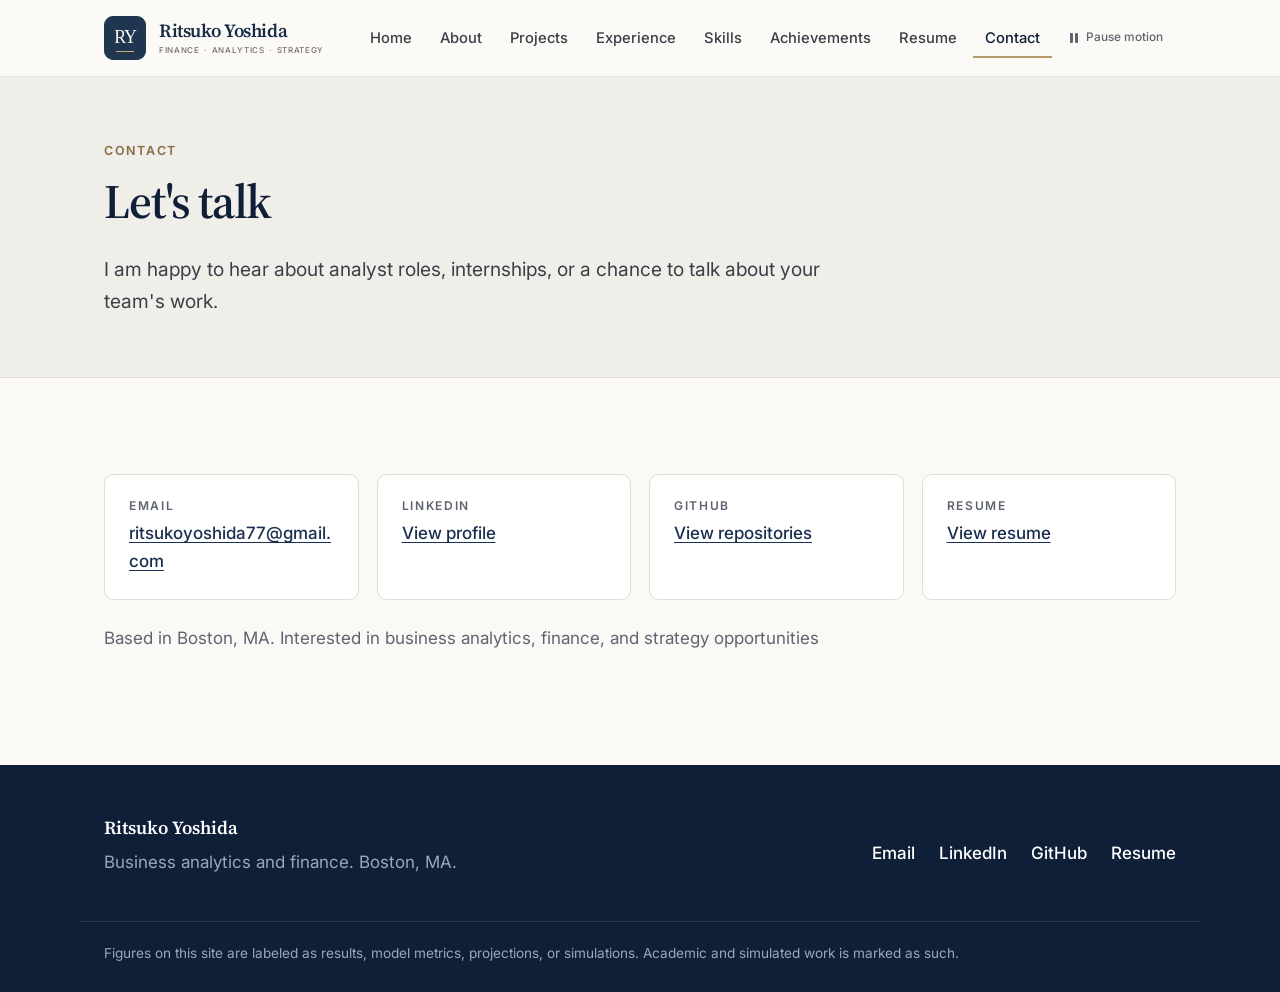
<file: contact.html>
<!doctype html>
<html lang="en">
<head>
<meta charset="utf-8">
<meta name="viewport" content="width=device-width, initial-scale=1">
<script>(function(d){d.classList.add("js");var p=false;try{p=localStorage.getItem("ry-motion")==="paused"}catch(e){}d.dataset.motion=(p||matchMedia("(prefers-reduced-motion: reduce)").matches)?"paused":"playing"})(document.documentElement)</script>
<title>Contact | Ritsuko Yoshida</title>
<meta name="description" content="Contact Ritsuko Yoshida by email or LinkedIn about business analytics, finance, and consulting roles.">
<meta name="author" content="Ritsuko Yoshida">
<meta name="robots" content="index, follow">
<link rel="canonical" href="https://ritsuko-yosh.github.io/contact.html">
<meta property="og:type" content="website">
<meta property="og:title" content="Contact | Ritsuko Yoshida">
<meta property="og:description" content="Contact Ritsuko Yoshida by email or LinkedIn about business analytics, finance, and consulting roles.">
<meta property="og:url" content="https://ritsuko-yosh.github.io/contact.html">
<meta name="twitter:card" content="summary">
<meta name="theme-color" content="#0f1f38">
<link rel="icon" href="assets/favicon.svg" type="image/svg+xml">
<link rel="preconnect" href="https://fonts.googleapis.com">
<link rel="preconnect" href="https://fonts.gstatic.com" crossorigin>
<link rel="stylesheet" href="https://fonts.googleapis.com/css2?family=Inter:wght@400;500;600&amp;family=Source+Serif+4:opsz,wght@8..60,500;8..60,600&amp;display=swap">
<link rel="stylesheet" href="assets/css/styles.css?v=20261026-motion">
<script defer src="assets/js/main.js?v=20261026-motion"></script>
<script defer src="assets/js/motion.js?v=20261026-motion"></script>
<link rel="stylesheet" href="assets/css/brand.css?v=20261026-motion">
<link rel="stylesheet" href="assets/css/motion.css?v=20261026-motion">
</head>
<body>
<a class="skip" href="#main">Skip to content</a>
<header class="site-header">
  <div class="wrap header-inner">
    <a class="brand" href="index.html" aria-label="Ritsuko Yoshida, home">
      <span class="brand-mark" aria-hidden="true">RY</span>
      <span class="brand-wordmark"><span class="brand-name">Ritsuko Yoshida</span><span class="brand-subtitle">Finance <span aria-hidden="true">·</span> Analytics <span aria-hidden="true">·</span> Strategy</span></span>
    </a>
    <button class="nav-toggle" type="button" aria-expanded="false" aria-controls="site-nav">
      <span class="sr-only">Menu</span><span class="bars" aria-hidden="true"></span>
    </button>
    <nav id="site-nav" class="site-nav" aria-label="Main">
      <ul><li><a href="index.html">Home</a></li><li><a href="about.html">About</a></li><li><a href="projects.html">Projects</a></li><li><a href="experience.html">Experience</a></li><li><a href="skills.html">Skills</a></li><li><a href="achievements.html">Achievements</a></li><li><a href="resume.html">Resume</a></li><li><a href="contact.html" aria-current="page">Contact</a></li></ul>
    </nav>
  </div>
</header>
<main id="main">
<section class="page-hero"><div class="wrap">
<p class="eyebrow">Contact</p><h1>Let's talk</h1><p class="lead">I am happy to hear about analyst roles, internships, or a chance to talk about your team's work.</p>
</div></section>
<section class="band"><div class="wrap">
  <ul class="contact-grid">
    <li class="contact-card"><h2>Email</h2><p><a class="" href="mailto:ritsukoyoshida77@gmail.com">ritsukoyoshida77@gmail.com</a></p></li>
    <li class="contact-card"><h2>LinkedIn</h2><p><a class="" href="https://www.linkedin.com/in/ritsuko-yoshida77/" rel="noopener" target="_blank">View profile</a></p></li>
    <li class="contact-card"><h2>GitHub</h2><p><a class="" href="https://github.com/ritsuko-yosh" rel="noopener" target="_blank">View repositories</a></p></li>
    <li class="contact-card"><h2>Resume</h2><p><a href="resume.html" >View resume</a></p></li>
  </ul>
  <p class="muted contact-note">Based in Boston, MA. Interested in business analytics, finance, and strategy opportunities</p>
</div></section>
</main>
<footer class="site-footer">
  <div class="wrap footer-inner">
    <div>
      <p class="footer-name">Ritsuko Yoshida</p>
      <p class="muted">Business analytics and finance. Boston, MA.</p>
    </div>
    <ul class="footer-links">
      <li><a class="" href="mailto:ritsukoyoshida77@gmail.com">Email</a></li>
      <li><a class="" href="https://www.linkedin.com/in/ritsuko-yoshida77/" rel="noopener" target="_blank">LinkedIn</a></li>
      <li><a class="" href="https://github.com/ritsuko-yosh" rel="noopener" target="_blank">GitHub</a></li>
      <li><a href="resume.html">Resume</a></li>
    </ul>
  </div>
  <div class="wrap footer-note muted">
    <p>Figures on this site are labeled as results, model metrics, projections, or simulations. Academic and simulated work is marked as such.</p>
  </div>
</footer>
</body>
</html>
</file>
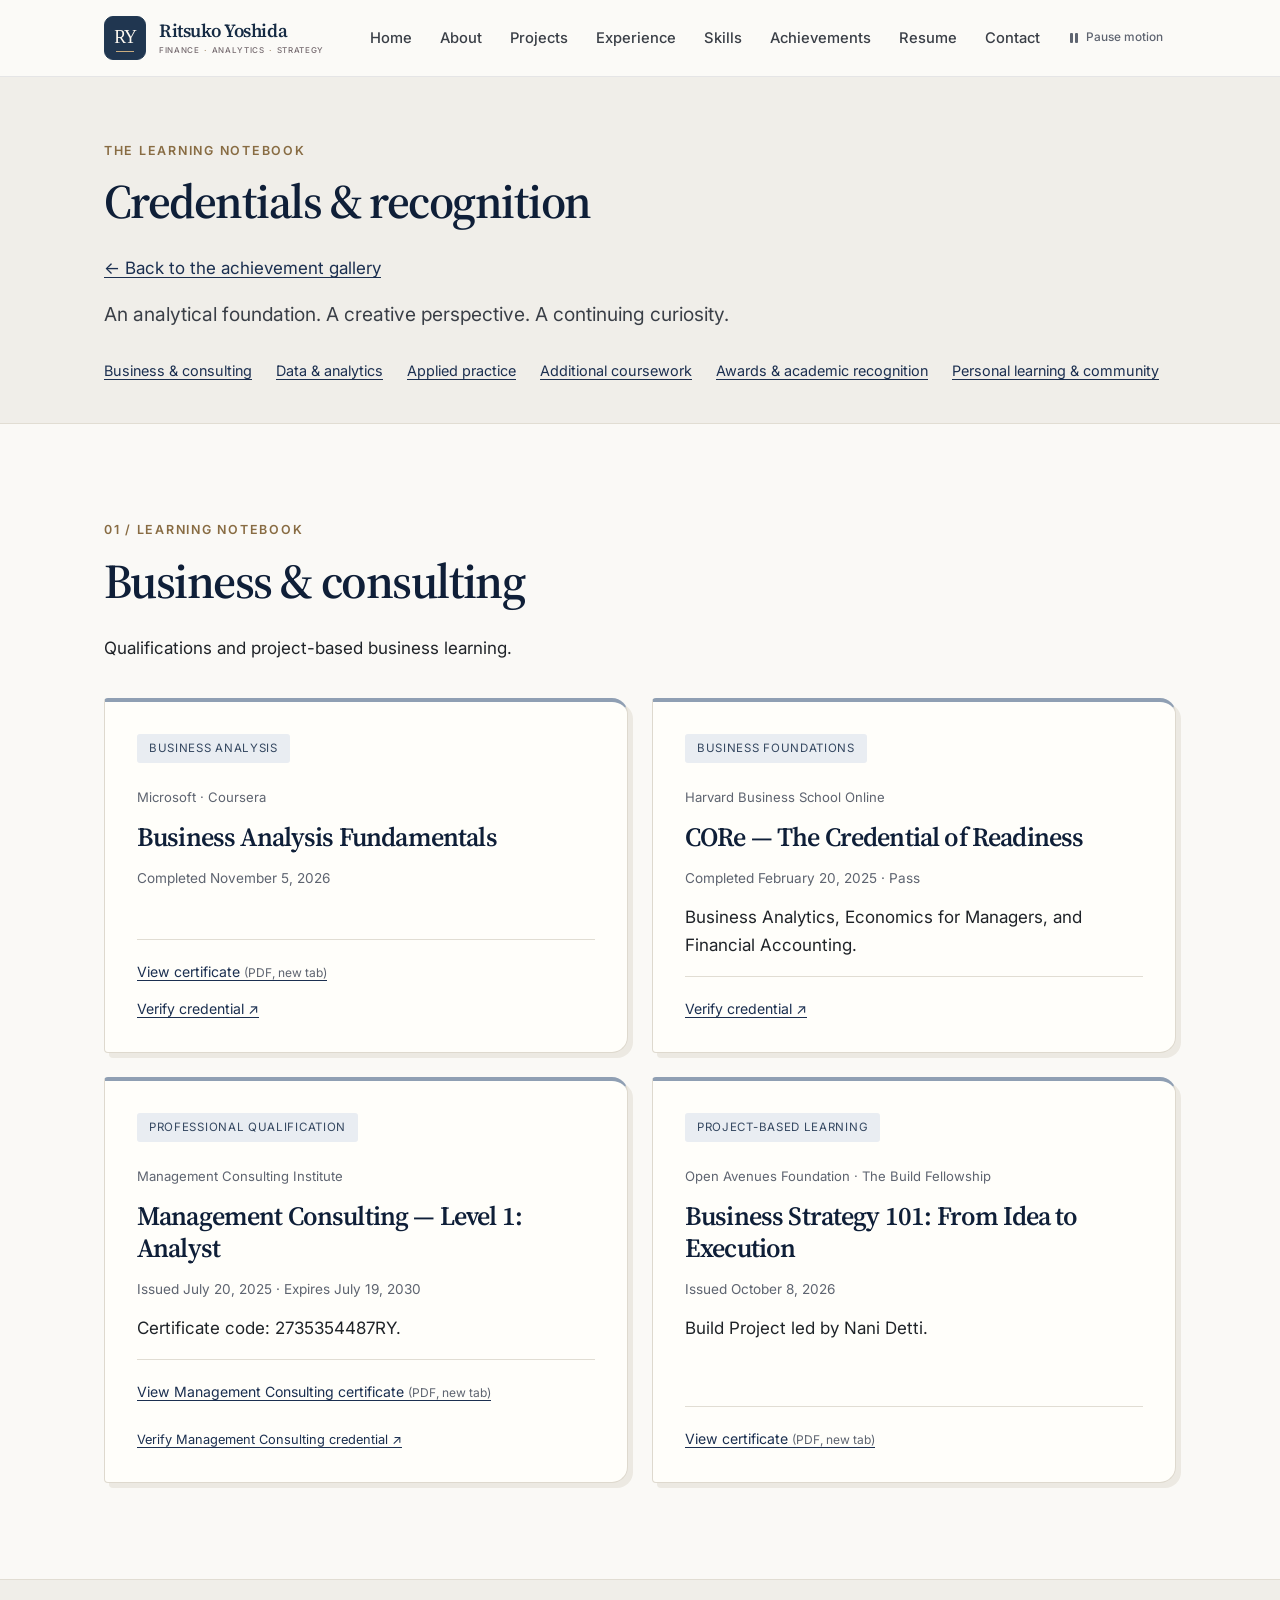
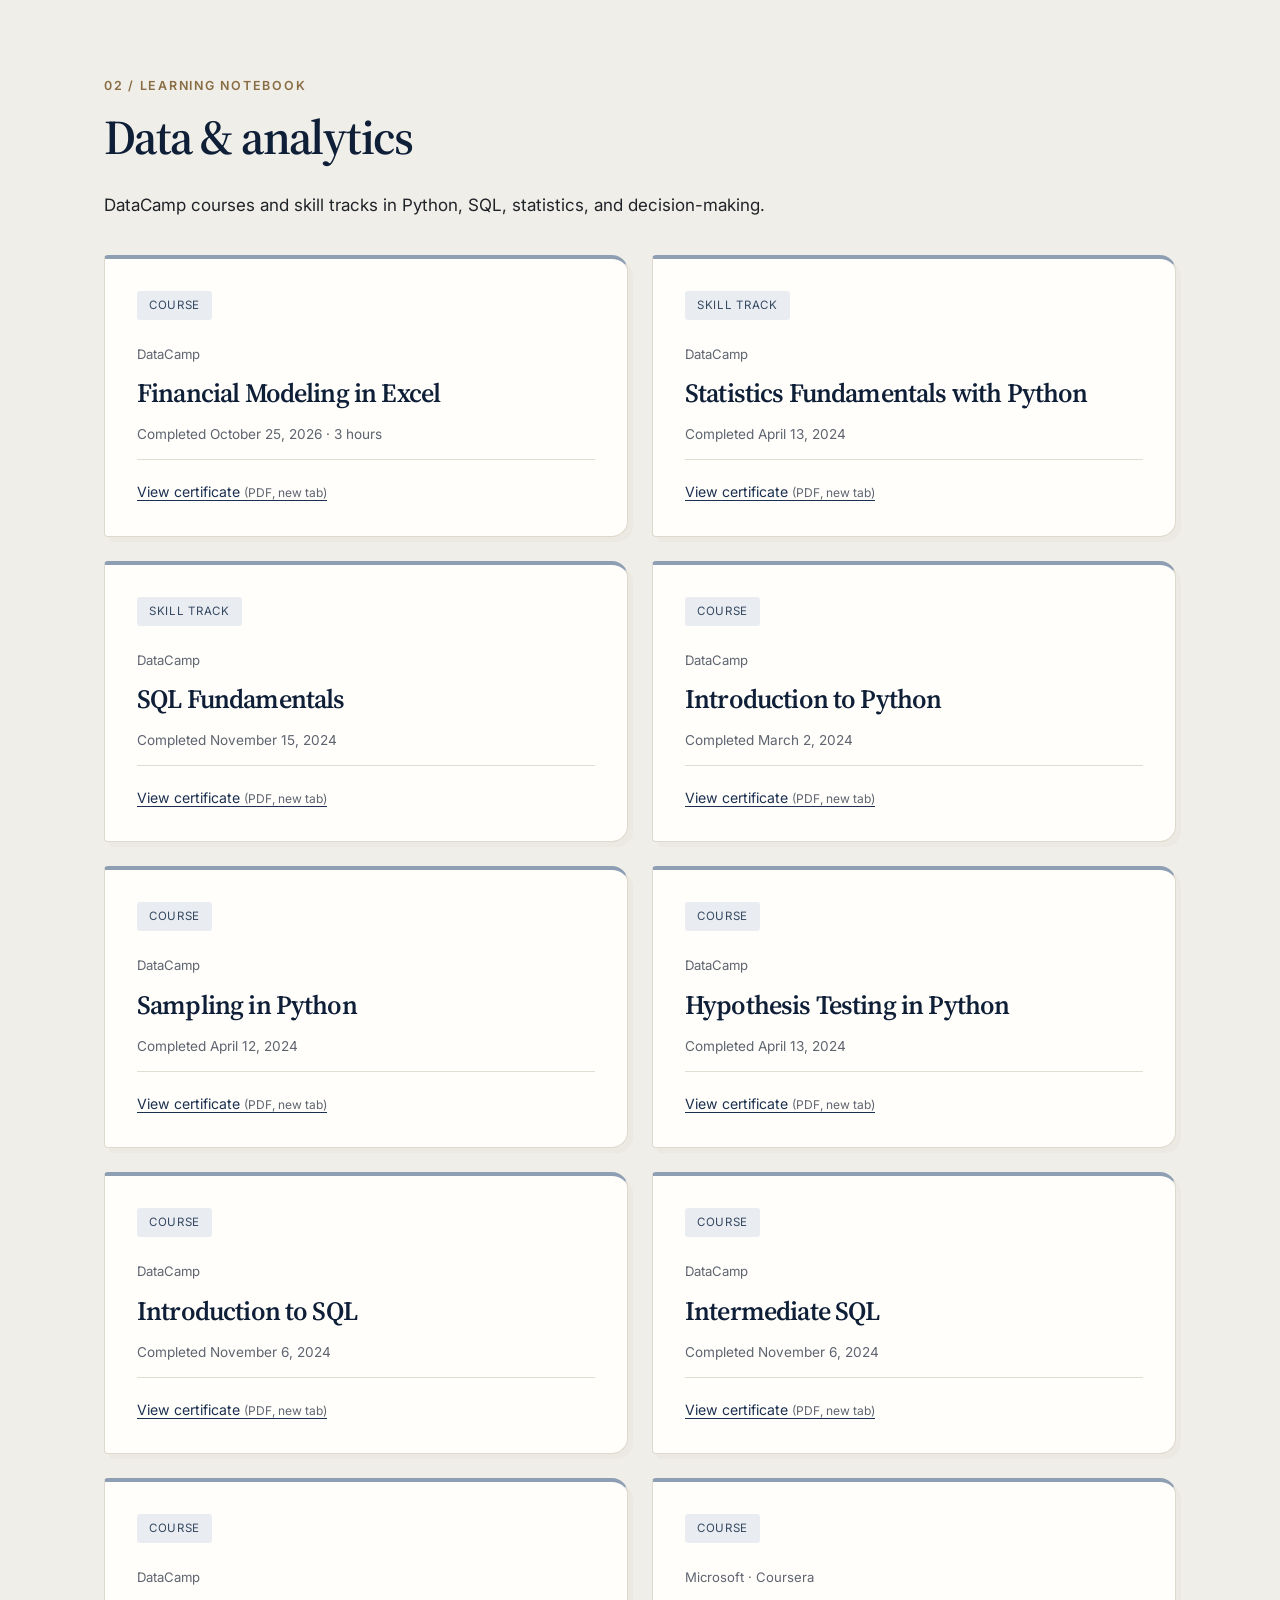
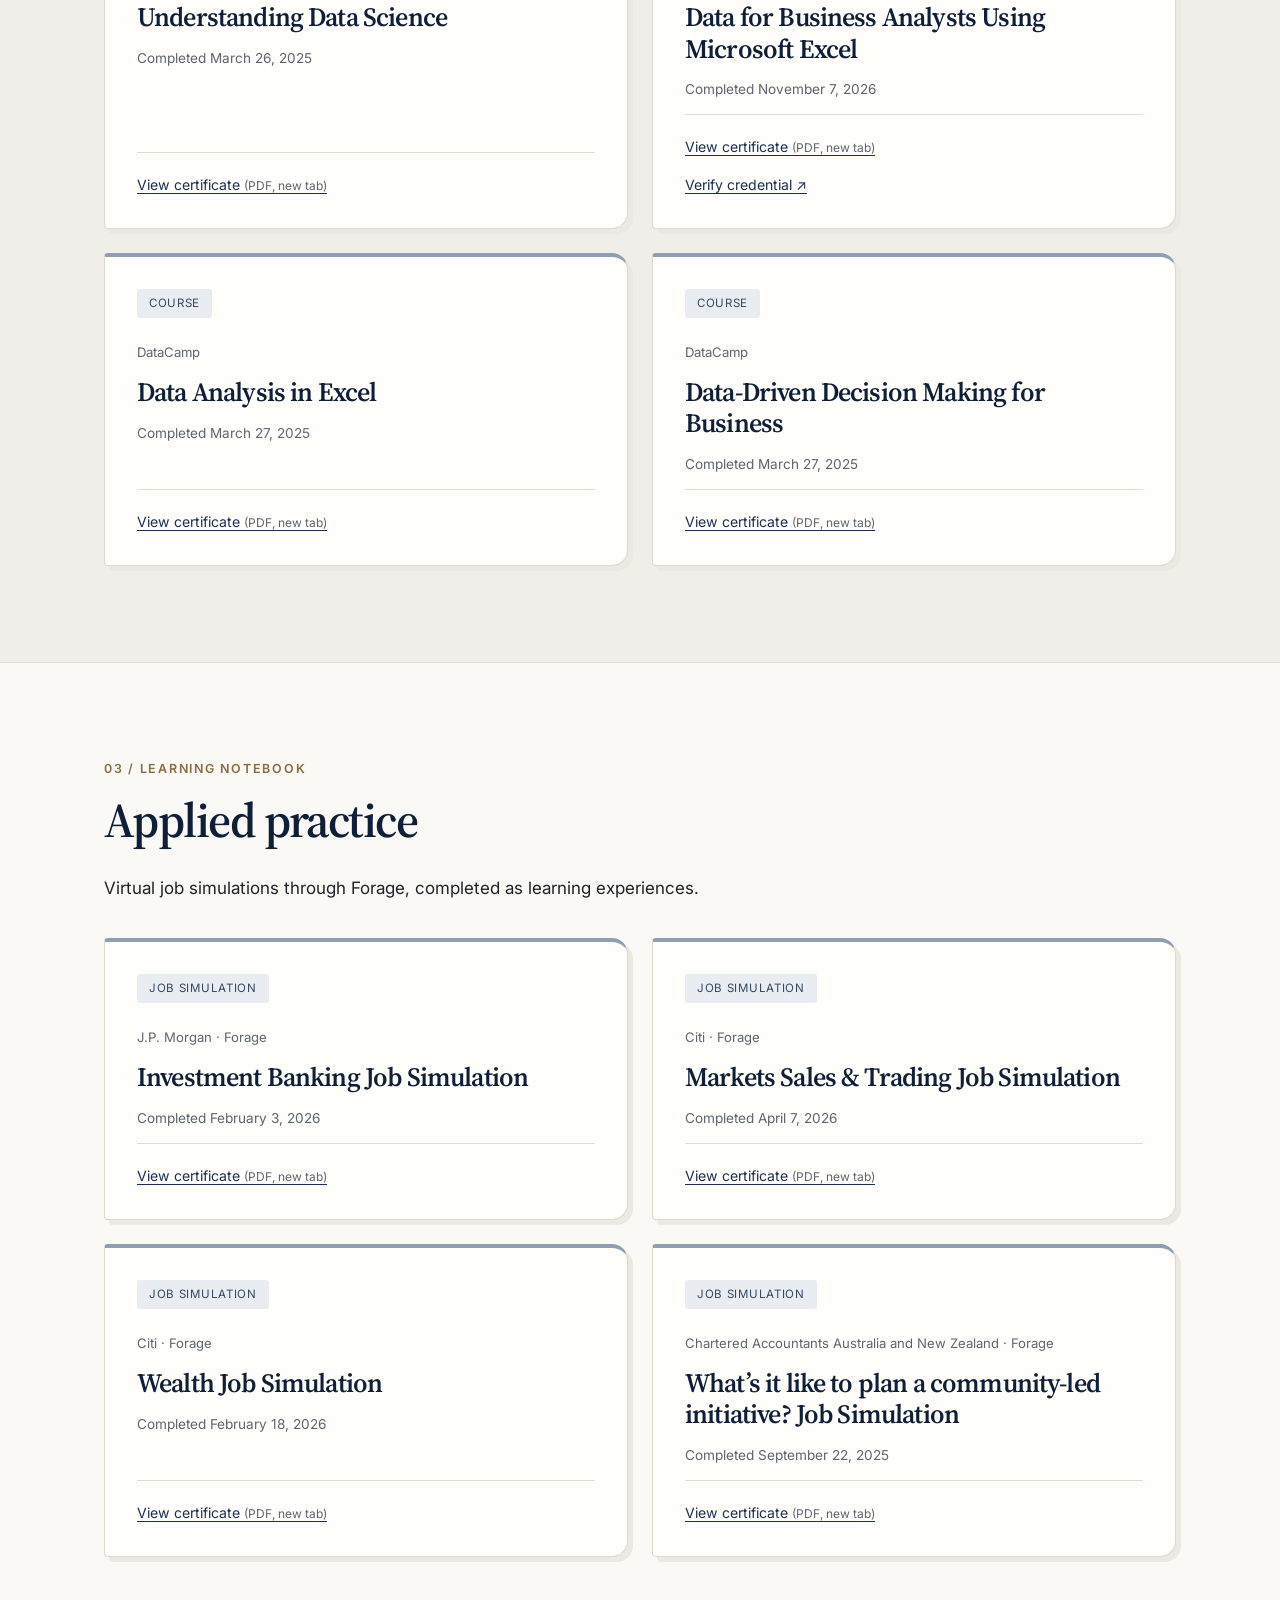
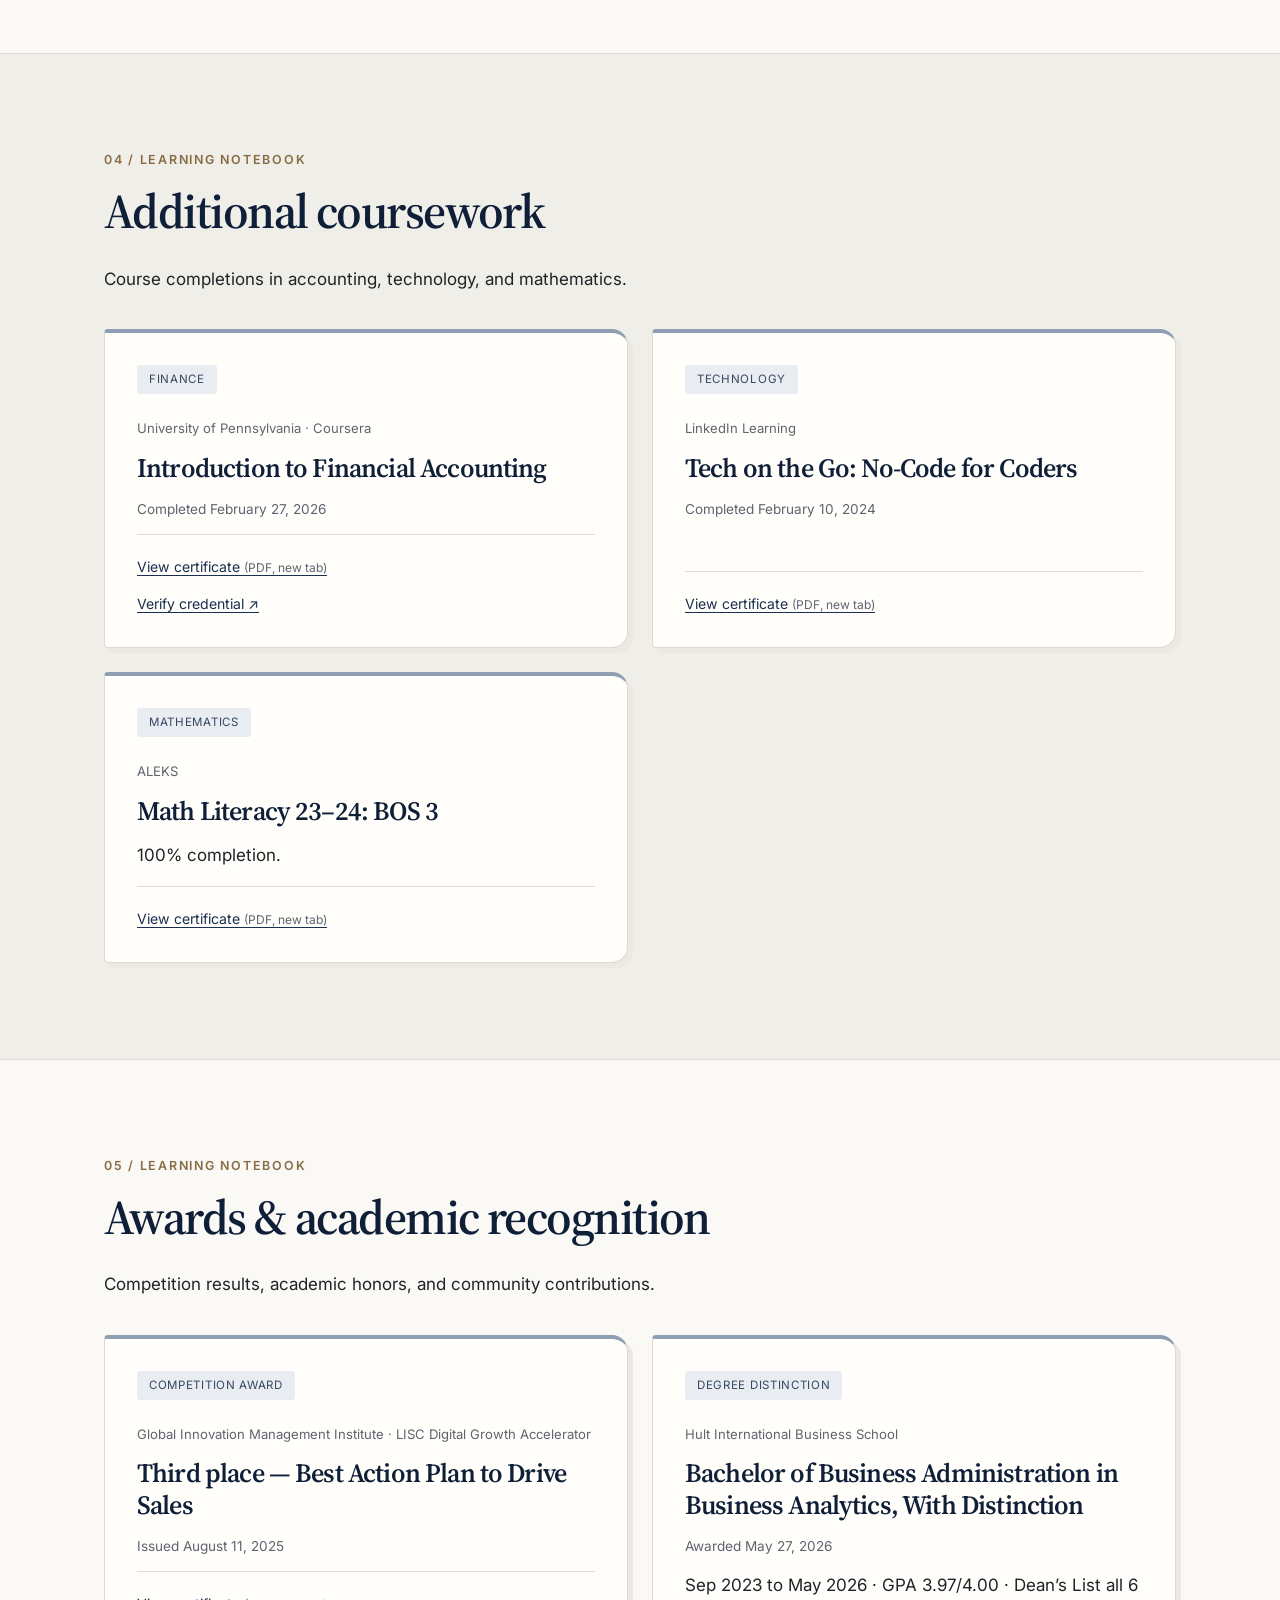
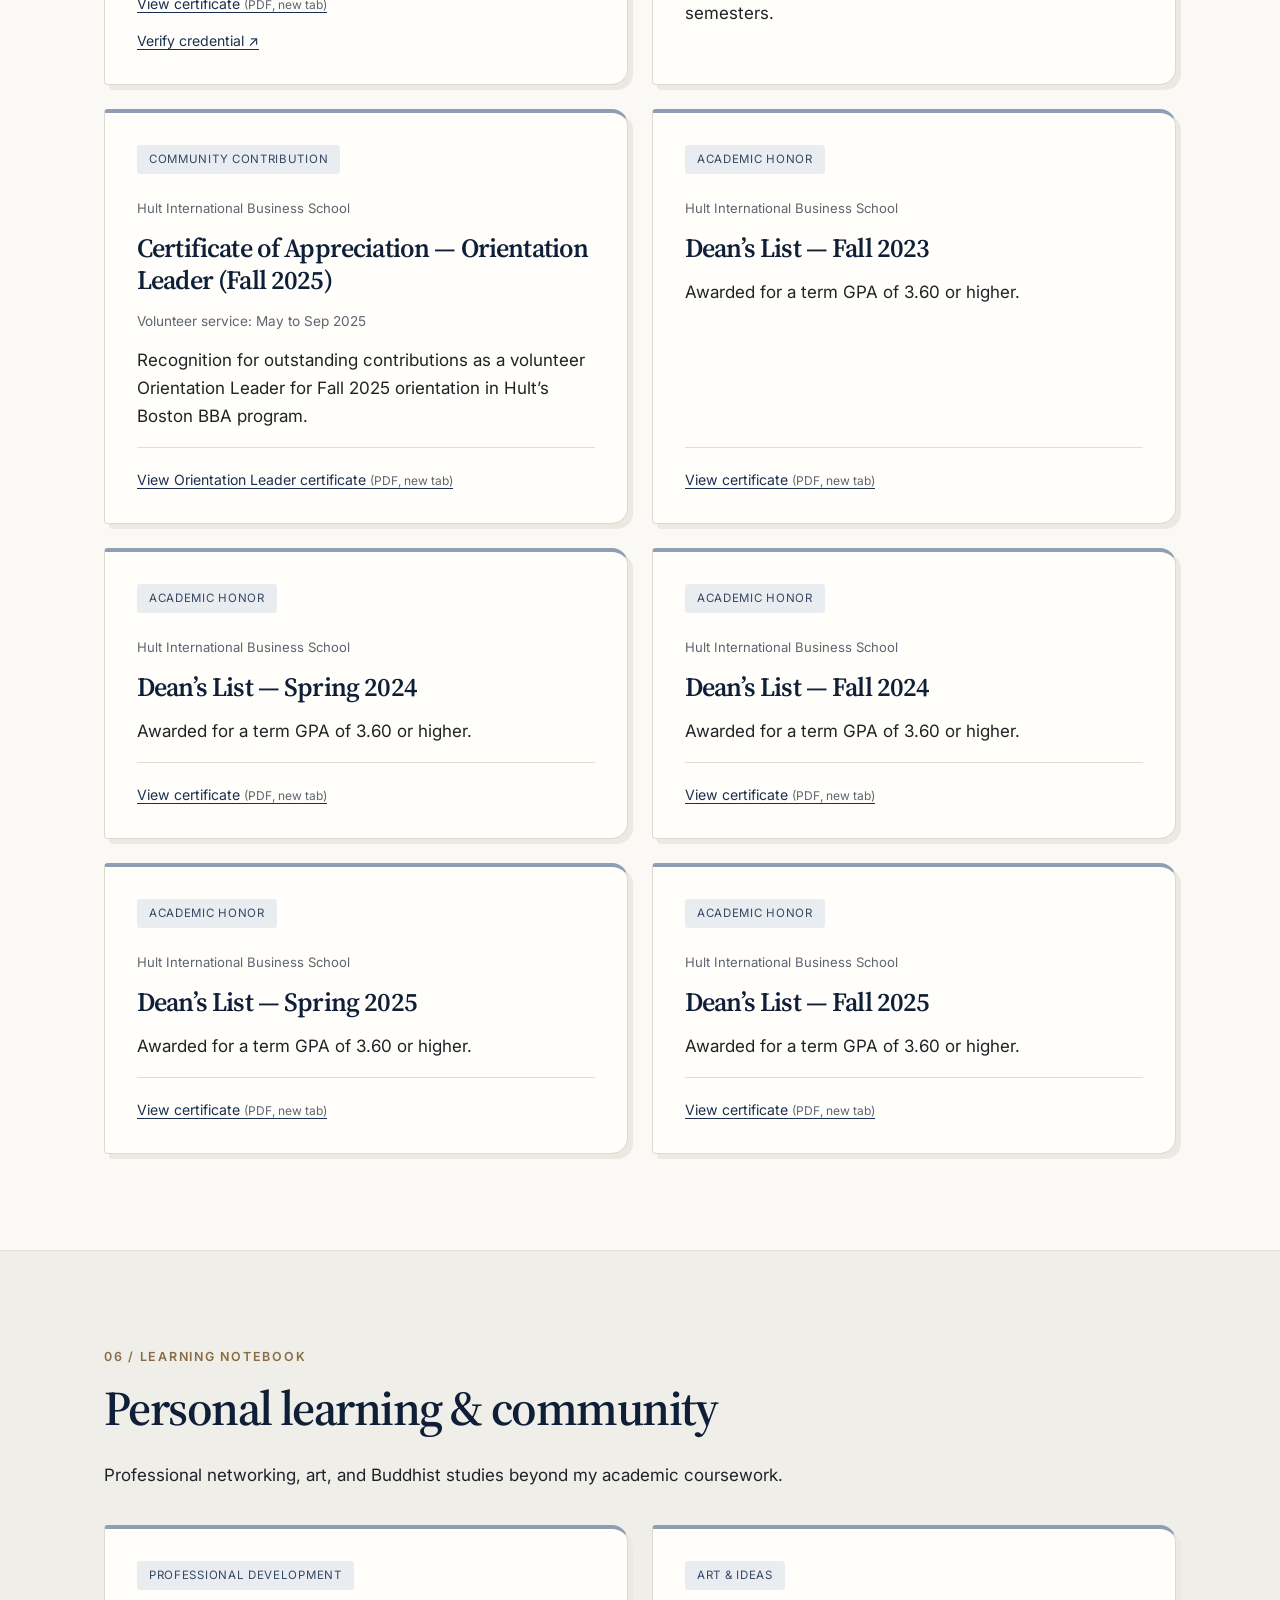
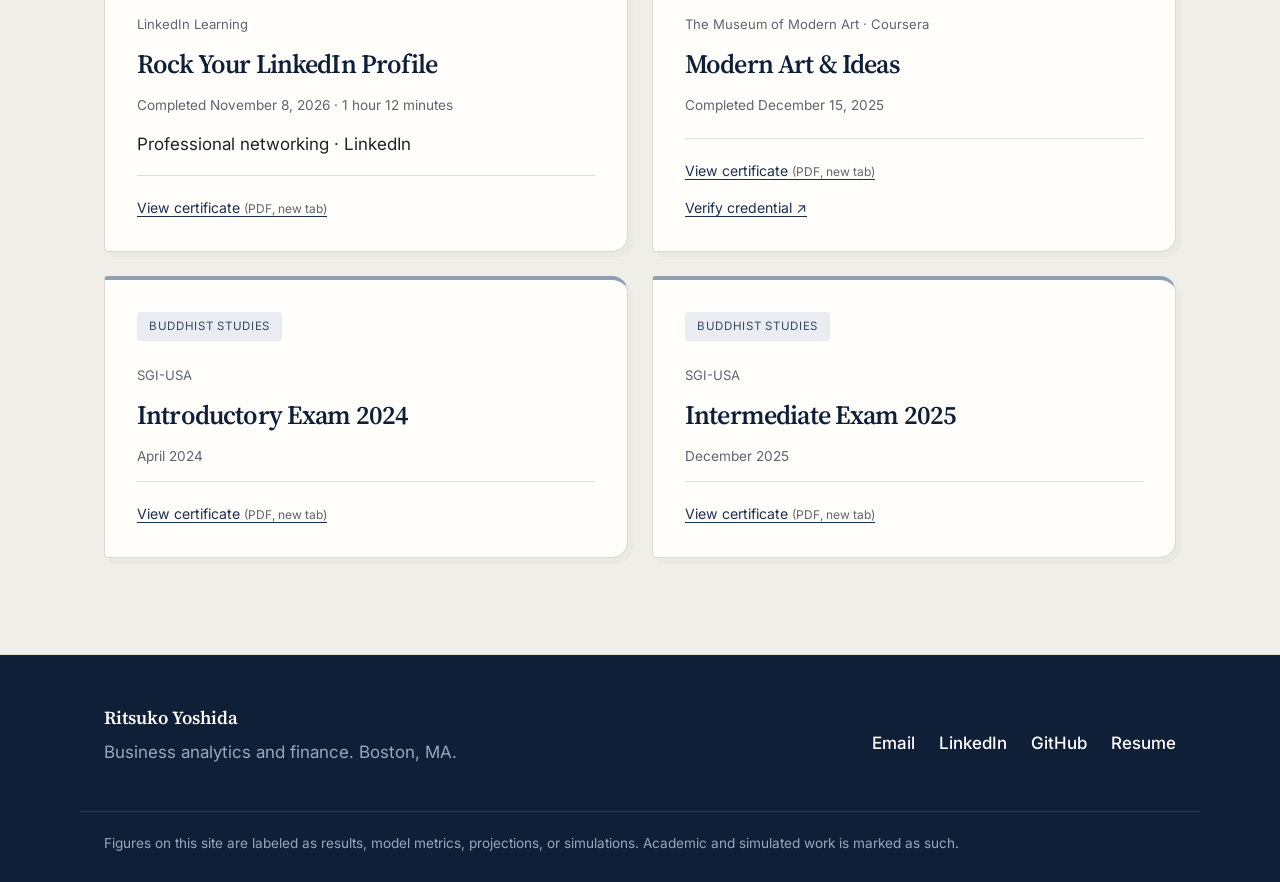
<file: credentials.html>
<!doctype html>
<html lang="en">
<head>
<meta charset="utf-8">
<meta name="viewport" content="width=device-width, initial-scale=1">
<script>(function(d){d.classList.add("js");var p=false;try{p=localStorage.getItem("ry-motion")==="paused"}catch(e){}d.dataset.motion=(p||matchMedia("(prefers-reduced-motion: reduce)").matches)?"paused":"playing"})(document.documentElement)</script>
<title>Credentials & Recognition | Ritsuko Yoshida</title>
<meta name="description" content="Course certificates in financial accounting and modern art, plus academic honors and competition recognition.">
<meta name="author" content="Ritsuko Yoshida">
<meta name="robots" content="index, follow">
<link rel="canonical" href="https://ritsuko-yosh.github.io/credentials.html">
<meta property="og:type" content="website">
<meta property="og:title" content="Credentials & Recognition | Ritsuko Yoshida">
<meta property="og:description" content="Course certificates in financial accounting and modern art, plus academic honors and competition recognition.">
<meta property="og:url" content="https://ritsuko-yosh.github.io/credentials.html">
<meta name="twitter:card" content="summary">
<meta name="theme-color" content="#0f1f38">
<link rel="icon" href="assets/favicon.svg" type="image/svg+xml">
<link rel="preconnect" href="https://fonts.googleapis.com">
<link rel="preconnect" href="https://fonts.gstatic.com" crossorigin>
<link rel="stylesheet" href="https://fonts.googleapis.com/css2?family=Inter:wght@400;500;600&amp;family=Source+Serif+4:opsz,wght@8..60,500;8..60,600&amp;display=swap">
<link rel="stylesheet" href="assets/css/styles.css?v=20261026-motion">
<script defer src="assets/js/main.js?v=20261026-motion"></script>
<script defer src="assets/js/motion.js?v=20261026-motion"></script>
<link rel="stylesheet" href="assets/css/brand.css?v=20261026-motion">
<link rel="stylesheet" href="assets/css/motion.css?v=20261026-motion">
</head>
<body class="credentials-page">
<a class="skip" href="#main">Skip to content</a>
<header class="site-header">
  <div class="wrap header-inner">
    <a class="brand" href="index.html" aria-label="Ritsuko Yoshida, home">
      <span class="brand-mark" aria-hidden="true">RY</span>
      <span class="brand-wordmark"><span class="brand-name">Ritsuko Yoshida</span><span class="brand-subtitle">Finance <span aria-hidden="true">·</span> Analytics <span aria-hidden="true">·</span> Strategy</span></span>
    </a>
    <button class="nav-toggle" type="button" aria-expanded="false" aria-controls="site-nav">
      <span class="sr-only">Menu</span><span class="bars" aria-hidden="true"></span>
    </button>
    <nav id="site-nav" class="site-nav" aria-label="Main">
      <ul><li><a href="index.html">Home</a></li><li><a href="about.html">About</a></li><li><a href="projects.html">Projects</a></li><li><a href="experience.html">Experience</a></li><li><a href="skills.html">Skills</a></li><li><a href="achievements.html">Achievements</a></li><li><a href="resume.html">Resume</a></li><li><a href="contact.html">Contact</a></li></ul>
    </nav>
  </div>
</header>
<main id="main"><section class="page-hero"><div class="wrap"><p class="eyebrow">The learning notebook</p><h1>Credentials &amp; recognition</h1><p><a href="achievements.html">← Back to the achievement gallery</a></p><p class="lead">An analytical foundation. A creative perspective. A continuing curiosity.</p><nav class="credential-index" aria-label="Credentials sections"><a href="#professional">Business &amp; consulting</a><a href="#data">Data &amp; analytics</a><a href="#simulations">Applied practice</a><a href="#courses">Additional coursework</a><a href="#recognition">Awards &amp; academic recognition</a><a href="#personal">Personal learning &amp; community</a></nav></div></section><section class="band" id="professional"><div class="wrap"><div class="section-head"><p class="eyebrow">01 / Learning notebook</p><h2>Business &amp; consulting</h2><p>Qualifications and project-based business learning.</p></div><div class="credential-grid"><article class="credential-card"><span class="credential-tab">Business analysis</span><p class="credential-issuer">Microsoft · Coursera</p><h3>Business Analysis Fundamentals</h3><p class="credential-date">Completed November 5, 2026</p><div class="credential-links"><a href="assets/certificates/microsoft-business-analysis-fundamentals.pdf" target="_blank" rel="noopener">View certificate <span class="credential-format">(PDF, new tab)</span></a><a href="https://coursera.org/verify/J6OMO2FJWGAF" target="_blank" rel="noopener">Verify credential ↗</a></div></article><article class="credential-card"><span class="credential-tab">Business foundations</span><p class="credential-issuer">Harvard Business School Online</p><h3>CORe — The Credential of Readiness</h3><p class="credential-date">Completed February 20, 2025 · Pass</p><p>Business Analytics, Economics for Managers, and Financial Accounting.</p><div class="credential-links"><a href="https://online.hbs.edu/verify-certificate?dvid=75VTAL3R" target="_blank" rel="noopener">Verify credential <span class="sr-only">— CORe — The Credential of Readiness (new tab)</span> ↗</a></div></article><article class="credential-card"><span class="credential-tab">Professional qualification</span><p class="credential-issuer">Management Consulting Institute</p><h3>Management Consulting — Level 1: Analyst</h3><p class="credential-date">Issued July 20, 2025 · Expires July 19, 2030</p><p>Certificate code: 2735354487RY.</p><div class="credential-links"><a href="assets/certificates/management-consulting-level-1-analyst.pdf" target="_blank" rel="noopener">View Management Consulting certificate <span class="credential-format">(PDF, new tab)</span></a><a class="achievement-detail" href="https://certifications.giminstitute.org/admin/tool/certificate/index.php?code=2735354487RY" target="_blank" rel="noopener">Verify Management Consulting credential ↗</a></div></article><article class="credential-card"><span class="credential-tab">Project-based learning</span><p class="credential-issuer">Open Avenues Foundation · The Build Fellowship</p><h3>Business Strategy 101: From Idea to Execution</h3><p class="credential-date">Issued October 8, 2026</p><p>Build Project led by Nani Detti.</p><div class="credential-links"><a href="assets/certificates/build-business-strategy-101.pdf" target="_blank" rel="noopener">View certificate <span class="credential-format">(PDF, new tab)</span><span class="sr-only"> — Business Strategy 101: From Idea to Execution</span></a></div></article></div></div></section><section class="band band-alt" id="data"><div class="wrap"><div class="section-head"><p class="eyebrow">02 / Learning notebook</p><h2>Data &amp; analytics</h2><p>DataCamp courses and skill tracks in Python, SQL, statistics, and decision-making.</p></div><div class="credential-grid"><article class="credential-card"><span class="credential-tab">Course</span><p class="credential-issuer">DataCamp</p><h3>Financial Modeling in Excel</h3><p class="credential-date">Completed <time datetime="2026-10-25">October 25, 2026</time> · 3 hours</p><div class="credential-links"><a href="assets/certificates/datacamp-financial-modeling-in-excel.pdf" target="_blank" rel="noopener">View certificate <span class="credential-format">(PDF, new tab)</span><span class="sr-only"> — Financial Modeling in Excel</span></a></div></article><article class="credential-card"><span class="credential-tab">Skill track</span><p class="credential-issuer">DataCamp</p><h3>Statistics Fundamentals with Python</h3><p class="credential-date">Completed April 13, 2024</p><div class="credential-links"><a href="assets/certificates/datacamp-statistics-fundamentals-with-python.pdf" target="_blank" rel="noopener">View certificate <span class="credential-format">(PDF, new tab)</span><span class="sr-only"> — Statistics Fundamentals with Python</span></a></div></article><article class="credential-card"><span class="credential-tab">Skill track</span><p class="credential-issuer">DataCamp</p><h3>SQL Fundamentals</h3><p class="credential-date">Completed November 15, 2024</p><div class="credential-links"><a href="assets/certificates/datacamp-sql-fundamentals.pdf" target="_blank" rel="noopener">View certificate <span class="credential-format">(PDF, new tab)</span><span class="sr-only"> — SQL Fundamentals</span></a></div></article><article class="credential-card"><span class="credential-tab">Course</span><p class="credential-issuer">DataCamp</p><h3>Introduction to Python</h3><p class="credential-date">Completed March 2, 2024</p><div class="credential-links"><a href="assets/certificates/datacamp-introduction-to-python.pdf" target="_blank" rel="noopener">View certificate <span class="credential-format">(PDF, new tab)</span><span class="sr-only"> — Introduction to Python</span></a></div></article><article class="credential-card"><span class="credential-tab">Course</span><p class="credential-issuer">DataCamp</p><h3>Sampling in Python</h3><p class="credential-date">Completed April 12, 2024</p><div class="credential-links"><a href="assets/certificates/datacamp-sampling-in-python.pdf" target="_blank" rel="noopener">View certificate <span class="credential-format">(PDF, new tab)</span><span class="sr-only"> — Sampling in Python</span></a></div></article><article class="credential-card"><span class="credential-tab">Course</span><p class="credential-issuer">DataCamp</p><h3>Hypothesis Testing in Python</h3><p class="credential-date">Completed April 13, 2024</p><div class="credential-links"><a href="assets/certificates/datacamp-hypothesis-testing-in-python.pdf" target="_blank" rel="noopener">View certificate <span class="credential-format">(PDF, new tab)</span><span class="sr-only"> — Hypothesis Testing in Python</span></a></div></article><article class="credential-card"><span class="credential-tab">Course</span><p class="credential-issuer">DataCamp</p><h3>Introduction to SQL</h3><p class="credential-date">Completed November 6, 2024</p><div class="credential-links"><a href="assets/certificates/datacamp-introduction-to-sql.pdf" target="_blank" rel="noopener">View certificate <span class="credential-format">(PDF, new tab)</span><span class="sr-only"> — Introduction to SQL</span></a></div></article><article class="credential-card"><span class="credential-tab">Course</span><p class="credential-issuer">DataCamp</p><h3>Intermediate SQL</h3><p class="credential-date">Completed November 6, 2024</p><div class="credential-links"><a href="assets/certificates/datacamp-intermediate-sql.pdf" target="_blank" rel="noopener">View certificate <span class="credential-format">(PDF, new tab)</span><span class="sr-only"> — Intermediate SQL</span></a></div></article><article class="credential-card"><span class="credential-tab">Course</span><p class="credential-issuer">DataCamp</p><h3>Understanding Data Science</h3><p class="credential-date">Completed March 26, 2025</p><div class="credential-links"><a href="assets/certificates/datacamp-understanding-data-science.pdf" target="_blank" rel="noopener">View certificate <span class="credential-format">(PDF, new tab)</span><span class="sr-only"> — Understanding Data Science</span></a></div></article><article class="credential-card"><span class="credential-tab">Course</span><p class="credential-issuer">Microsoft · Coursera</p><h3>Data for Business Analysts Using Microsoft Excel</h3><p class="credential-date">Completed November 7, 2026</p><div class="credential-links"><a href="assets/certificates/microsoft-data-for-business-analysts-excel.pdf" target="_blank" rel="noopener">View certificate <span class="credential-format">(PDF, new tab)</span><span class="sr-only"> — Data for Business Analysts Using Microsoft Excel</span></a><a class="credential-verification" href="https://coursera.org/verify/WW5MUASFLXRH" target="_blank" rel="noopener">Verify credential <span class="sr-only">— Data for Business Analysts Using Microsoft Excel (new tab)</span> ↗</a></div></article><article class="credential-card"><span class="credential-tab">Course</span><p class="credential-issuer">DataCamp</p><h3>Data Analysis in Excel</h3><p class="credential-date">Completed March 27, 2025</p><div class="credential-links"><a href="assets/certificates/datacamp-data-analysis-in-excel.pdf" target="_blank" rel="noopener">View certificate <span class="credential-format">(PDF, new tab)</span><span class="sr-only"> — Data Analysis in Excel</span></a></div></article><article class="credential-card"><span class="credential-tab">Course</span><p class="credential-issuer">DataCamp</p><h3>Data-Driven Decision Making for Business</h3><p class="credential-date">Completed March 27, 2025</p><div class="credential-links"><a href="assets/certificates/datacamp-data-driven-decision-making-for-business.pdf" target="_blank" rel="noopener">View certificate <span class="credential-format">(PDF, new tab)</span><span class="sr-only"> — Data-Driven Decision Making for Business</span></a></div></article></div></div></section><section class="band" id="simulations"><div class="wrap"><div class="section-head"><p class="eyebrow">03 / Learning notebook</p><h2>Applied practice</h2><p>Virtual job simulations through Forage, completed as learning experiences.</p></div><div class="credential-grid"><article class="credential-card"><span class="credential-tab">Job simulation</span><p class="credential-issuer">J.P. Morgan · Forage</p><h3>Investment Banking Job Simulation</h3><p class="credential-date">Completed February 3, 2026</p><div class="credential-links"><a href="assets/certificates/jpmorgan-investment-banking-simulation.pdf" target="_blank" rel="noopener">View certificate <span class="credential-format">(PDF, new tab)</span><span class="sr-only"> — Investment Banking Job Simulation</span></a></div></article><article class="credential-card"><span class="credential-tab">Job simulation</span><p class="credential-issuer">Citi · Forage</p><h3>Markets Sales &amp; Trading Job Simulation</h3><p class="credential-date">Completed April 7, 2026</p><div class="credential-links"><a href="assets/certificates/citi-markets-sales-trading-simulation.pdf" target="_blank" rel="noopener">View certificate <span class="credential-format">(PDF, new tab)</span><span class="sr-only"> — Markets Sales &amp; Trading Job Simulation</span></a></div></article><article class="credential-card"><span class="credential-tab">Job simulation</span><p class="credential-issuer">Citi · Forage</p><h3>Wealth Job Simulation</h3><p class="credential-date">Completed February 18, 2026</p><div class="credential-links"><a href="assets/certificates/citi-wealth-simulation.pdf" target="_blank" rel="noopener">View certificate <span class="credential-format">(PDF, new tab)</span><span class="sr-only"> — Wealth Job Simulation</span></a></div></article><article class="credential-card"><span class="credential-tab">Job simulation</span><p class="credential-issuer">Chartered Accountants Australia and New Zealand · Forage</p><h3>What’s it like to plan a community-led initiative? Job Simulation</h3><p class="credential-date">Completed September 22, 2025</p><div class="credential-links"><a href="assets/certificates/community-led-initiative-simulation.pdf" target="_blank" rel="noopener">View certificate <span class="credential-format">(PDF, new tab)</span><span class="sr-only"> — What’s it like to plan a community-led initiative? Job Simulation</span></a></div></article></div></div></section><section class="band band-alt" id="courses"><div class="wrap"><div class="section-head"><p class="eyebrow">04 / Learning notebook</p><h2>Additional coursework</h2><p>Course completions in accounting, technology, and mathematics.</p></div><div class="credential-grid"><article class="credential-card"><span class="credential-tab">Finance</span><p class="credential-issuer">University of Pennsylvania · Coursera</p><h3>Introduction to Financial Accounting</h3><p class="credential-date">Completed February 27, 2026</p><div class="credential-links"><a href="assets/certificates/introduction-to-financial-accounting.pdf" target="_blank" rel="noopener">View certificate <span class="credential-format">(PDF, new tab)</span><span class="sr-only"> — Introduction to Financial Accounting</span></a><a href="https://coursera.org/verify/C2SDPPJJKG0O" target="_blank" rel="noopener">Verify credential <span class="sr-only">— Introduction to Financial Accounting (new tab)</span> ↗</a></div></article><article class="credential-card"><span class="credential-tab">Technology</span><p class="credential-issuer">LinkedIn Learning</p><h3>Tech on the Go: No-Code for Coders</h3><p class="credential-date">Completed February 10, 2024</p><div class="credential-links"><a href="assets/certificates/linkedin-no-code-for-coders.pdf" target="_blank" rel="noopener">View certificate <span class="credential-format">(PDF, new tab)</span><span class="sr-only"> — Tech on the Go: No-Code for Coders</span></a></div></article><article class="credential-card"><span class="credential-tab">Mathematics</span><p class="credential-issuer">ALEKS</p><h3>Math Literacy 23–24: BOS 3</h3><p>100% completion.</p><div class="credential-links"><a href="assets/certificates/aleks-math-literacy.pdf" target="_blank" rel="noopener">View certificate <span class="credential-format">(PDF, new tab)</span><span class="sr-only"> — Math Literacy 23–24: BOS 3</span></a></div></article></div></div></section><section class="band" id="recognition"><div class="wrap"><div class="section-head"><p class="eyebrow">05 / Learning notebook</p><h2>Awards &amp; academic recognition</h2><p>Competition results, academic honors, and community contributions.</p></div><div class="credential-grid"><article class="credential-card"><span class="credential-tab">Competition award</span><p class="credential-issuer">Global Innovation Management Institute · LISC Digital Growth Accelerator</p><h3>Third place — Best Action Plan to Drive Sales</h3><p class="credential-date">Issued August 11, 2025</p><div class="credential-links"><a href="assets/certificates/lisc-third-place-action-plan.pdf" target="_blank" rel="noopener">View certificate <span class="credential-format">(PDF, new tab)</span><span class="sr-only"> — Third place — Best Action Plan to Drive Sales</span></a><a href="https://certifications.giminstitute.org/admin/tool/certificate/index.php?code=3183877105RY" target="_blank" rel="noopener">Verify credential <span class="sr-only">— Third place — Best Action Plan to Drive Sales (new tab)</span> ↗</a></div></article><article class="credential-card"><span class="credential-tab">Degree distinction</span><p class="credential-issuer">Hult International Business School</p><h3>Bachelor of Business Administration in Business Analytics, With Distinction</h3><p class="credential-date">Awarded May 27, 2026</p><p>Sep 2023 to May 2026 · GPA 3.97/4.00 · Dean’s List all 6 semesters.</p></article><article class="credential-card"><span class="credential-tab">Community contribution</span><p class="credential-issuer">Hult International Business School</p><h3>Certificate of Appreciation — Orientation Leader (Fall 2025)</h3><p class="credential-date">Volunteer service: May to Sep 2025</p><p>Recognition for outstanding contributions as a volunteer Orientation Leader for Fall 2025 orientation in Hult’s Boston BBA program.</p><div class="credential-links"><a href="assets/certificates/hult-orientation-leader-fall-2025.pdf" target="_blank" rel="noopener">View Orientation Leader certificate <span class="credential-format">(PDF, new tab)</span></a></div></article><article class="credential-card"><span class="credential-tab">Academic honor</span><p class="credential-issuer">Hult International Business School</p><h3>Dean’s List — Fall 2023</h3><p>Awarded for a term GPA of 3.60 or higher.</p><div class="credential-links"><a href="assets/certificates/deans-list-fall-2023.pdf" target="_blank" rel="noopener">View certificate <span class="credential-format">(PDF, new tab)</span><span class="sr-only"> — Dean’s List — Fall 2023</span></a></div></article><article class="credential-card"><span class="credential-tab">Academic honor</span><p class="credential-issuer">Hult International Business School</p><h3>Dean’s List — Spring 2024</h3><p>Awarded for a term GPA of 3.60 or higher.</p><div class="credential-links"><a href="assets/certificates/deans-list-spring-2024.pdf" target="_blank" rel="noopener">View certificate <span class="credential-format">(PDF, new tab)</span><span class="sr-only"> — Dean’s List — Spring 2024</span></a></div></article><article class="credential-card"><span class="credential-tab">Academic honor</span><p class="credential-issuer">Hult International Business School</p><h3>Dean’s List — Fall 2024</h3><p>Awarded for a term GPA of 3.60 or higher.</p><div class="credential-links"><a href="assets/certificates/deans-list-fall-2024.pdf" target="_blank" rel="noopener">View certificate <span class="credential-format">(PDF, new tab)</span><span class="sr-only"> — Dean’s List — Fall 2024</span></a></div></article><article class="credential-card"><span class="credential-tab">Academic honor</span><p class="credential-issuer">Hult International Business School</p><h3>Dean’s List — Spring 2025</h3><p>Awarded for a term GPA of 3.60 or higher.</p><div class="credential-links"><a href="assets/certificates/deans-list-spring-2025.pdf" target="_blank" rel="noopener">View certificate <span class="credential-format">(PDF, new tab)</span><span class="sr-only"> — Dean’s List — Spring 2025</span></a></div></article><article class="credential-card"><span class="credential-tab">Academic honor</span><p class="credential-issuer">Hult International Business School</p><h3>Dean’s List — Fall 2025</h3><p>Awarded for a term GPA of 3.60 or higher.</p><div class="credential-links"><a href="assets/certificates/deans-list-fall-2025.pdf" target="_blank" rel="noopener">View certificate <span class="credential-format">(PDF, new tab)</span><span class="sr-only"> — Dean’s List — Fall 2025</span></a></div></article></div></div></section><section class="band band-alt" id="personal"><div class="wrap"><div class="section-head"><p class="eyebrow">06 / Learning notebook</p><h2>Personal learning &amp; community</h2><p>Professional networking, art, and Buddhist studies beyond my academic coursework.</p></div><div class="credential-grid"><article class="credential-card"><span class="credential-tab">Professional development</span><p class="credential-issuer">LinkedIn Learning</p><h3>Rock Your LinkedIn Profile</h3><p class="credential-date">Completed November 8, 2026 · 1 hour 12 minutes</p><p>Professional networking · LinkedIn</p><div class="credential-links"><a href="assets/certificates/linkedin-rock-your-profile.pdf" target="_blank" rel="noopener">View certificate <span class="credential-format">(PDF, new tab)</span><span class="sr-only"> — Rock Your LinkedIn Profile</span></a></div></article><article class="credential-card"><span class="credential-tab">Art &amp; ideas</span><p class="credential-issuer">The Museum of Modern Art · Coursera</p><h3>Modern Art &amp; Ideas</h3><p class="credential-date">Completed December 15, 2025</p><div class="credential-links"><a href="assets/certificates/moma-modern-art-and-ideas.pdf" target="_blank" rel="noopener">View certificate <span class="credential-format">(PDF, new tab)</span><span class="sr-only"> — Modern Art &amp; Ideas</span></a><a href="https://coursera.org/verify/RY3I2I6AZ7A7" target="_blank" rel="noopener">Verify credential <span class="sr-only">— Modern Art &amp; Ideas (new tab)</span> ↗</a></div></article><article class="credential-card"><span class="credential-tab">Buddhist studies</span><p class="credential-issuer">SGI-USA</p><h3>Introductory Exam 2024</h3><p class="credential-date">April 2024</p><div class="credential-links"><a href="assets/certificates/sgi-introductory-exam-2024.pdf" target="_blank" rel="noopener">View certificate <span class="credential-format">(PDF, new tab)</span><span class="sr-only"> — Introductory Exam 2024</span></a></div></article><article class="credential-card"><span class="credential-tab">Buddhist studies</span><p class="credential-issuer">SGI-USA</p><h3>Intermediate Exam 2025</h3><p class="credential-date">December 2025</p><div class="credential-links"><a href="assets/certificates/sgi-intermediate-exam-2025.pdf" target="_blank" rel="noopener">View certificate <span class="credential-format">(PDF, new tab)</span><span class="sr-only"> — Intermediate Exam 2025</span></a></div></article></div></div></section></main>
<footer class="site-footer">
  <div class="wrap footer-inner">
    <div>
      <p class="footer-name">Ritsuko Yoshida</p>
      <p class="muted">Business analytics and finance. Boston, MA.</p>
    </div>
    <ul class="footer-links">
      <li><a class="" href="mailto:ritsukoyoshida77@gmail.com">Email</a></li>
      <li><a class="" href="https://www.linkedin.com/in/ritsuko-yoshida77/" rel="noopener" target="_blank">LinkedIn</a></li>
      <li><a class="" href="https://github.com/ritsuko-yosh" rel="noopener" target="_blank">GitHub</a></li>
      <li><a href="resume.html">Resume</a></li>
    </ul>
  </div>
  <div class="wrap footer-note muted">
    <p>Figures on this site are labeled as results, model metrics, projections, or simulations. Academic and simulated work is marked as such.</p>
  </div>
</footer>
</body>
</html>
</file>
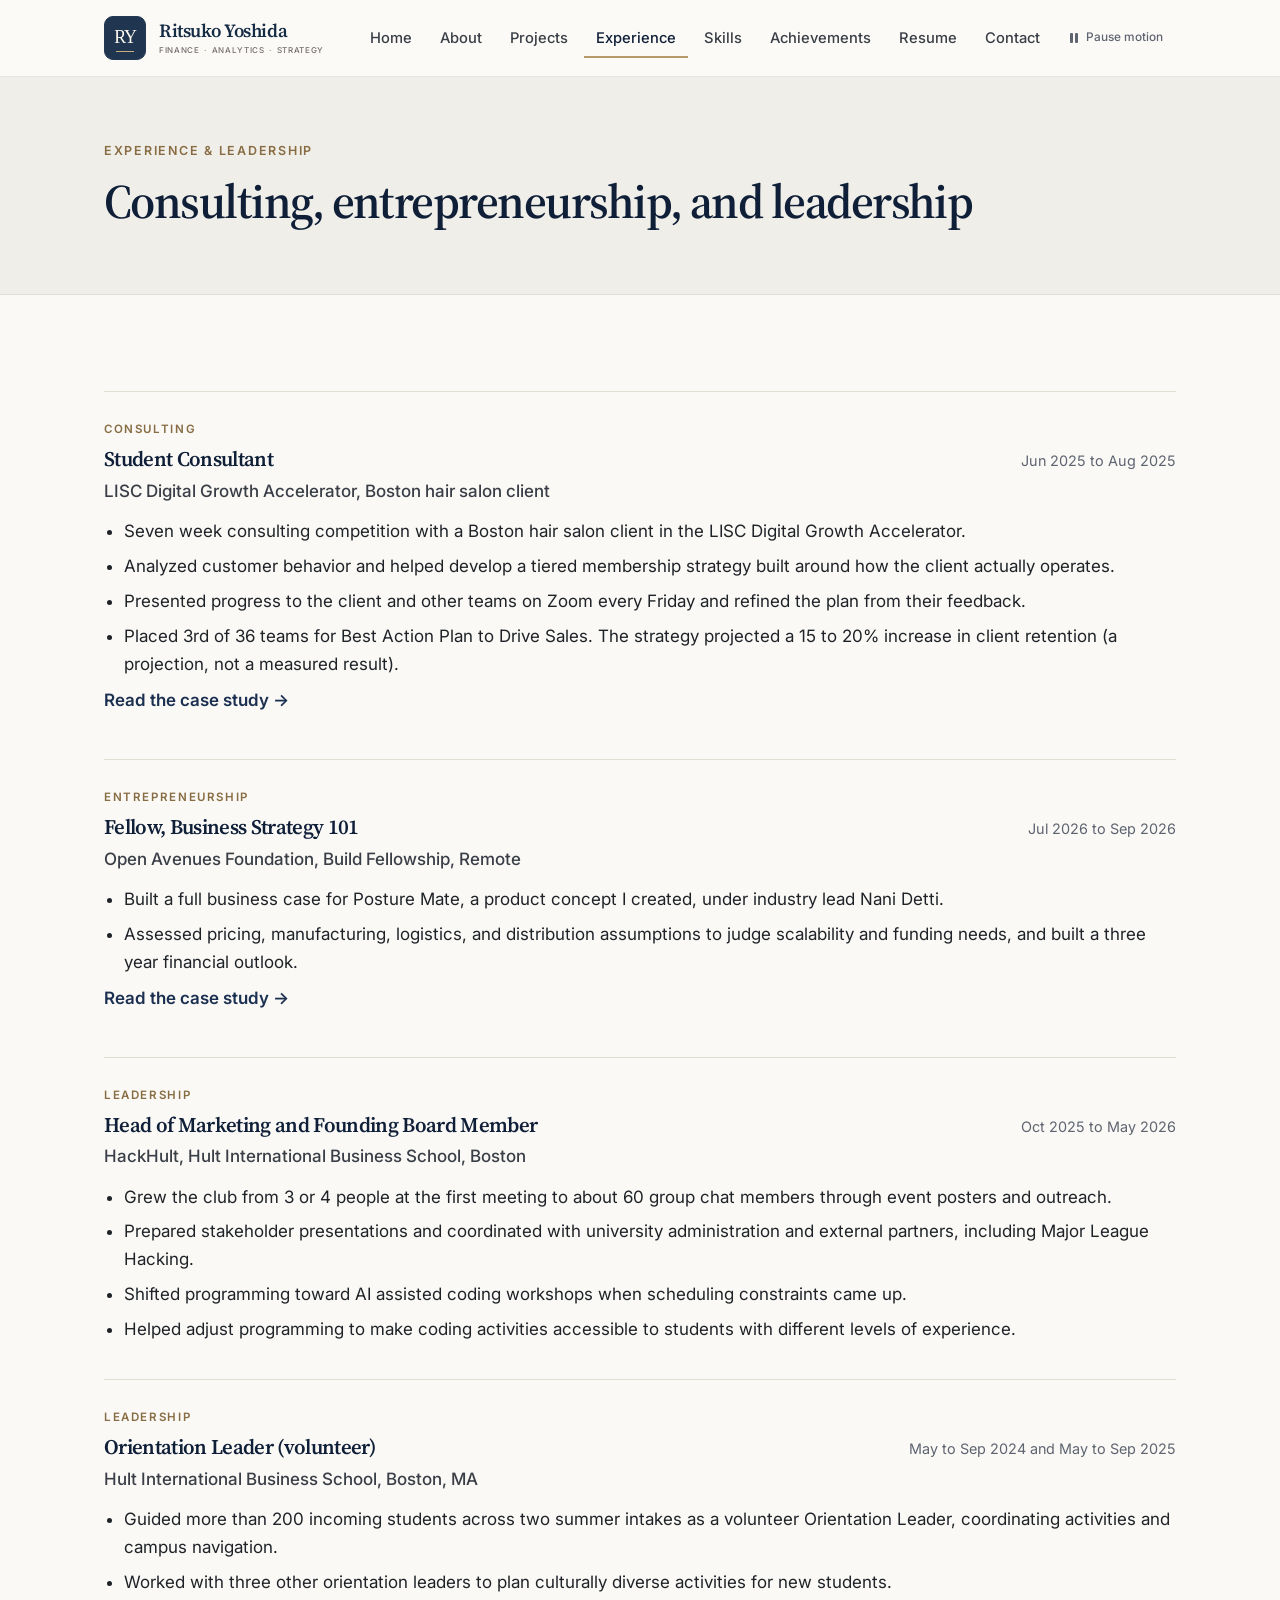
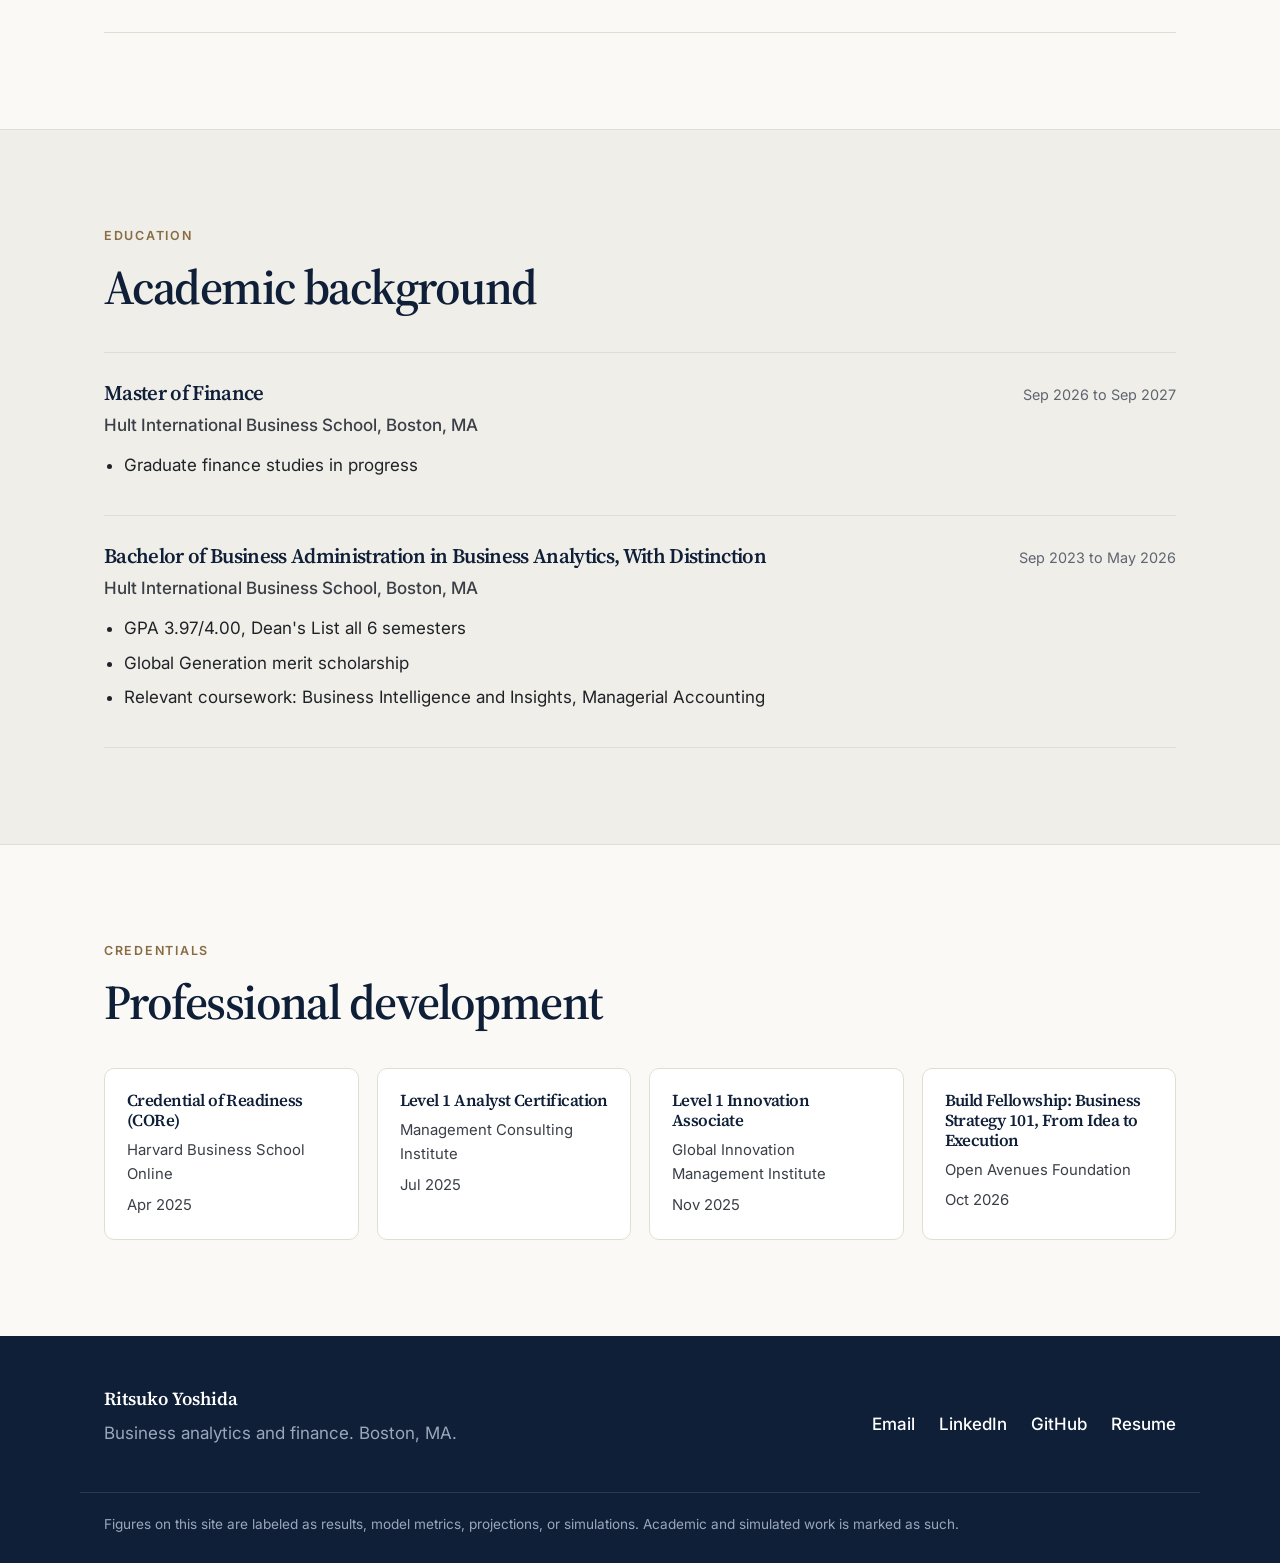
<file: experience.html>
<!doctype html>
<html lang="en">
<head>
<meta charset="utf-8">
<meta name="viewport" content="width=device-width, initial-scale=1">
<script>(function(d){d.classList.add("js");var p=false;try{p=localStorage.getItem("ry-motion")==="paused"}catch(e){}d.dataset.motion=(p||matchMedia("(prefers-reduced-motion: reduce)").matches)?"paused":"playing"})(document.documentElement)</script>
<title>Experience and Leadership | Ritsuko Yoshida</title>
<meta name="description" content="Client consulting, fellowship, and student leadership experience of Ritsuko Yoshida.">
<meta name="author" content="Ritsuko Yoshida">
<meta name="robots" content="index, follow">
<link rel="canonical" href="https://ritsuko-yosh.github.io/experience.html">
<meta property="og:type" content="website">
<meta property="og:title" content="Experience and Leadership | Ritsuko Yoshida">
<meta property="og:description" content="Client consulting, fellowship, and student leadership experience of Ritsuko Yoshida.">
<meta property="og:url" content="https://ritsuko-yosh.github.io/experience.html">
<meta name="twitter:card" content="summary">
<meta name="theme-color" content="#0f1f38">
<link rel="icon" href="assets/favicon.svg" type="image/svg+xml">
<link rel="preconnect" href="https://fonts.googleapis.com">
<link rel="preconnect" href="https://fonts.gstatic.com" crossorigin>
<link rel="stylesheet" href="https://fonts.googleapis.com/css2?family=Inter:wght@400;500;600&amp;family=Source+Serif+4:opsz,wght@8..60,500;8..60,600&amp;display=swap">
<link rel="stylesheet" href="assets/css/styles.css?v=20261026-motion">
<script defer src="assets/js/main.js?v=20261026-motion"></script>
<script defer src="assets/js/motion.js?v=20261026-motion"></script>
<link rel="stylesheet" href="assets/css/brand.css?v=20261026-motion">
<link rel="stylesheet" href="assets/css/motion.css?v=20261026-motion">
</head>
<body>
<a class="skip" href="#main">Skip to content</a>
<header class="site-header">
  <div class="wrap header-inner">
    <a class="brand" href="index.html" aria-label="Ritsuko Yoshida, home">
      <span class="brand-mark" aria-hidden="true">RY</span>
      <span class="brand-wordmark"><span class="brand-name">Ritsuko Yoshida</span><span class="brand-subtitle">Finance <span aria-hidden="true">·</span> Analytics <span aria-hidden="true">·</span> Strategy</span></span>
    </a>
    <button class="nav-toggle" type="button" aria-expanded="false" aria-controls="site-nav">
      <span class="sr-only">Menu</span><span class="bars" aria-hidden="true"></span>
    </button>
    <nav id="site-nav" class="site-nav" aria-label="Main">
      <ul><li><a href="index.html">Home</a></li><li><a href="about.html">About</a></li><li><a href="projects.html">Projects</a></li><li><a href="experience.html" aria-current="page">Experience</a></li><li><a href="skills.html">Skills</a></li><li><a href="achievements.html">Achievements</a></li><li><a href="resume.html">Resume</a></li><li><a href="contact.html">Contact</a></li></ul>
    </nav>
  </div>
</header>
<main id="main">
<section class="page-hero"><div class="wrap">
<p class="eyebrow">Experience &amp; Leadership</p><h1>Consulting, entrepreneurship, and leadership</h1>
</div></section>
<section class="band"><div class="wrap"><div class="entries"><article class="entry reveal">
  <p class="entry-type">Consulting</p>
  <div class="entry-head"><h2>Student Consultant</h2><p class="entry-date">Jun 2025 to Aug 2025</p></div>
  <p class="entry-org">LISC Digital Growth Accelerator, Boston hair salon client</p>
  <ul><li>Seven week consulting competition with a Boston hair salon client in the LISC Digital Growth Accelerator.</li><li>Analyzed customer behavior and helped develop a tiered membership strategy built around how the client actually operates.</li><li>Presented progress to the client and other teams on Zoom every Friday and refined the plan from their feedback.</li><li>Placed 3rd of 36 teams for Best Action Plan to Drive Sales. The strategy projected a 15 to 20% increase in client retention (a projection, not a measured result).</li></ul><p><a class="arrow" href="projects/lisc-digital-growth-accelerator.html">Read the case study</a></p>
</article><article class="entry reveal">
  <p class="entry-type">Entrepreneurship</p>
  <div class="entry-head"><h2>Fellow, Business Strategy 101</h2><p class="entry-date">Jul 2026 to Sep 2026</p></div>
  <p class="entry-org">Open Avenues Foundation, Build Fellowship, Remote</p>
  <ul><li>Built a full business case for Posture Mate, a product concept I created, under industry lead Nani Detti.</li><li>Assessed pricing, manufacturing, logistics, and distribution assumptions to judge scalability and funding needs, and built a three year financial outlook.</li></ul><p><a class="arrow" href="projects/posture-mate-business-case.html">Read the case study</a></p>
</article><article class="entry reveal">
  <p class="entry-type">Leadership</p>
  <div class="entry-head"><h2>Head of Marketing and Founding Board Member</h2><p class="entry-date">Oct 2025 to May 2026</p></div>
  <p class="entry-org">HackHult, Hult International Business School, Boston</p>
  <ul><li>Grew the club from 3 or 4 people at the first meeting to about 60 group chat members through event posters and outreach.</li><li>Prepared stakeholder presentations and coordinated with university administration and external partners, including Major League Hacking.</li><li>Shifted programming toward AI assisted coding workshops when scheduling constraints came up.</li><li>Helped adjust programming to make coding activities accessible to students with different levels of experience.</li></ul>
</article><article class="entry reveal">
  <p class="entry-type">Leadership</p>
  <div class="entry-head"><h2>Orientation Leader (volunteer)</h2><p class="entry-date">May to Sep 2024 and May to Sep 2025</p></div>
  <p class="entry-org">Hult International Business School, Boston, MA</p>
  <ul><li>Guided more than 200 incoming students across two summer intakes as a volunteer Orientation Leader, coordinating activities and campus navigation.</li><li>Worked with three other orientation leaders to plan culturally diverse activities for new students.</li></ul>
</article></div></div></section>
<section class="band band-alt"><div class="wrap"><div class="section-head"><p class="eyebrow">Education</p><h2>Academic background</h2></div><div class="entries"><article class="entry reveal">
  <div class="entry-head"><h3>Master of Finance</h3><p class="entry-date">Sep 2026 to Sep 2027</p></div>
  <p class="entry-org">Hult International Business School, Boston, MA</p>
  <ul><li>Graduate finance studies in progress</li></ul>
</article><article class="entry reveal">
  <div class="entry-head"><h3>Bachelor of Business Administration in Business Analytics, With Distinction</h3><p class="entry-date">Sep 2023 to May 2026</p></div>
  <p class="entry-org">Hult International Business School, Boston, MA</p>
  <ul><li>GPA 3.97/4.00, Dean's List all 6 semesters</li><li>Global Generation merit scholarship</li><li>Relevant coursework: Business Intelligence and Insights, Managerial Accounting</li></ul>
</article></div></div></section>
<section class="band"><div class="wrap"><div class="section-head"><p class="eyebrow">Credentials</p><h2>Professional development</h2></div><ul class="cred-grid"><li class="cred reveal"><h3>Credential of Readiness (CORe)</h3><p>Harvard Business School Online</p><p class="entry-date">Apr 2025</p></li><li class="cred reveal"><h3>Level 1 Analyst Certification</h3><p>Management Consulting Institute</p><p class="entry-date">Jul 2025</p></li><li class="cred reveal"><h3>Level 1 Innovation Associate</h3><p>Global Innovation Management Institute</p><p class="entry-date">Nov 2025</p></li><li class="cred reveal"><h3>Build Fellowship: Business Strategy 101, From Idea to Execution</h3><p>Open Avenues Foundation</p><p class="entry-date">Oct 2026</p></li></ul></div></section>
</main>
<footer class="site-footer">
  <div class="wrap footer-inner">
    <div>
      <p class="footer-name">Ritsuko Yoshida</p>
      <p class="muted">Business analytics and finance. Boston, MA.</p>
    </div>
    <ul class="footer-links">
      <li><a class="" href="mailto:ritsukoyoshida77@gmail.com">Email</a></li>
      <li><a class="" href="https://www.linkedin.com/in/ritsuko-yoshida77/" rel="noopener" target="_blank">LinkedIn</a></li>
      <li><a class="" href="https://github.com/ritsuko-yosh" rel="noopener" target="_blank">GitHub</a></li>
      <li><a href="resume.html">Resume</a></li>
    </ul>
  </div>
  <div class="wrap footer-note muted">
    <p>Figures on this site are labeled as results, model metrics, projections, or simulations. Academic and simulated work is marked as such.</p>
  </div>
</footer>
</body>
</html>
</file>
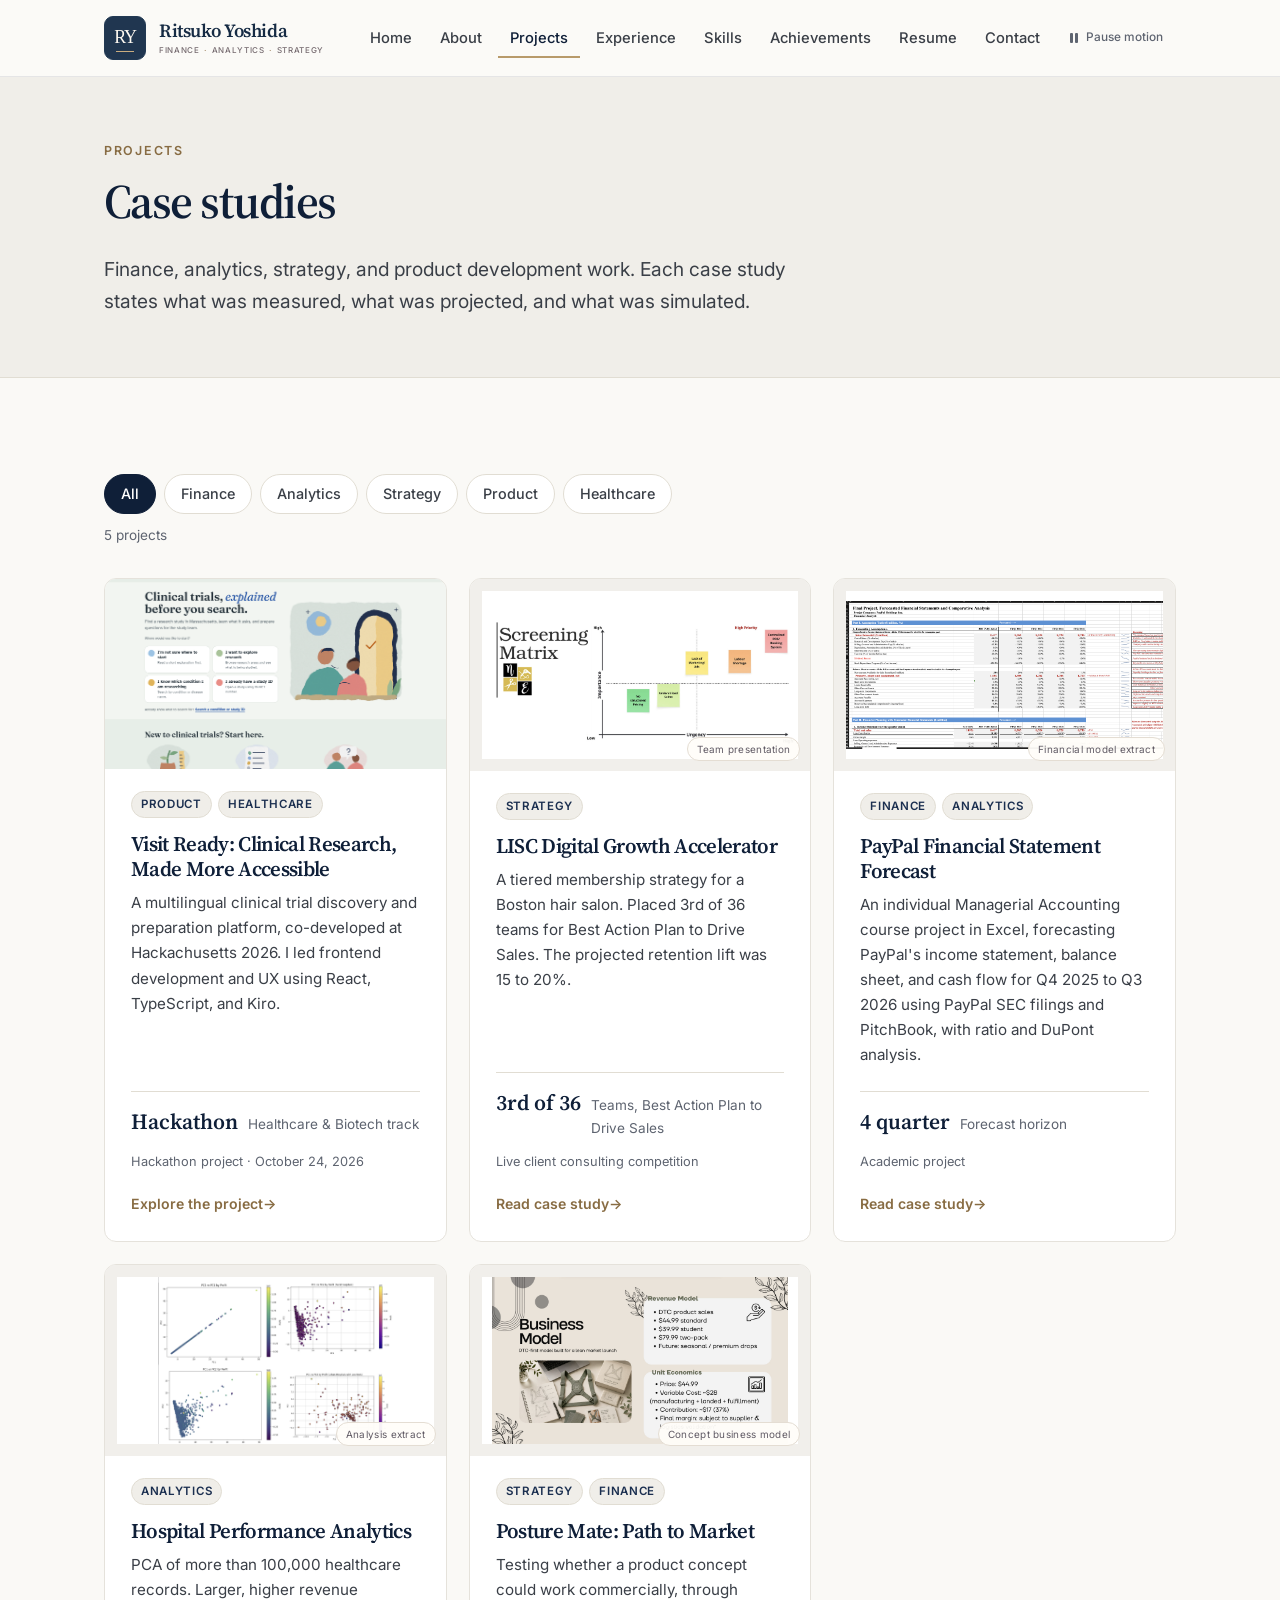
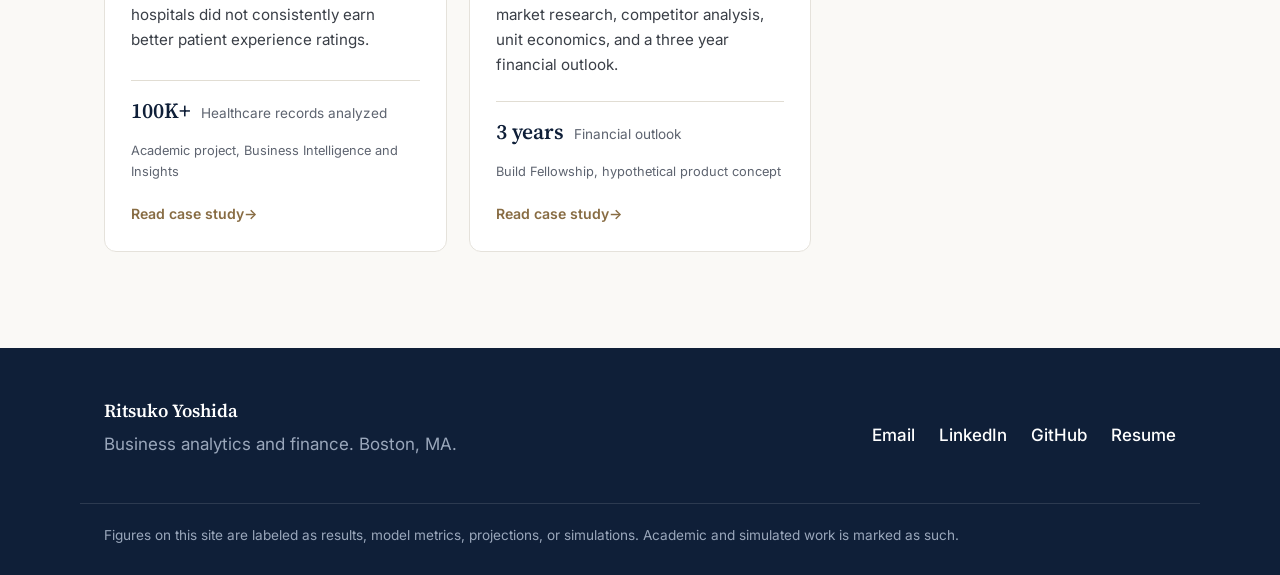
<file: projects.html>
<!doctype html>
<html lang="en">
<head>
<meta charset="utf-8">
<meta name="viewport" content="width=device-width, initial-scale=1">
<script>(function(d){d.classList.add("js");var p=false;try{p=localStorage.getItem("ry-motion")==="paused"}catch(e){}d.dataset.motion=(p||matchMedia("(prefers-reduced-motion: reduce)").matches)?"paused":"playing"})(document.documentElement)</script>
<title>Projects | Ritsuko Yoshida</title>
<meta name="description" content="Case studies in financial forecasting, financial modeling, healthcare data analysis, consulting, and machine learning by Ritsuko Yoshida.">
<meta name="author" content="Ritsuko Yoshida">
<meta name="robots" content="index, follow">
<link rel="canonical" href="https://ritsuko-yosh.github.io/projects.html">
<meta property="og:type" content="website">
<meta property="og:title" content="Projects | Ritsuko Yoshida">
<meta property="og:description" content="Case studies in financial forecasting, financial modeling, healthcare data analysis, consulting, and machine learning by Ritsuko Yoshida.">
<meta property="og:url" content="https://ritsuko-yosh.github.io/projects.html">
<meta name="twitter:card" content="summary">
<meta name="theme-color" content="#0f1f38">
<link rel="icon" href="assets/favicon.svg" type="image/svg+xml">
<link rel="preconnect" href="https://fonts.googleapis.com">
<link rel="preconnect" href="https://fonts.gstatic.com" crossorigin>
<link rel="stylesheet" href="https://fonts.googleapis.com/css2?family=Inter:wght@400;500;600&amp;family=Source+Serif+4:opsz,wght@8..60,500;8..60,600&amp;display=swap">
<link rel="stylesheet" href="assets/css/styles.css?v=20261026-motion">
<script defer src="assets/js/main.js?v=20261026-motion"></script>
<script defer src="assets/js/motion.js?v=20261026-motion"></script>
<link rel="stylesheet" href="assets/css/brand.css?v=20261026-motion">
<link rel="stylesheet" href="assets/css/motion.css?v=20261026-motion">
<link rel="stylesheet" href="assets/css/project-media.css?v=20261027-resume-alignment">
</head>
<body>
<a class="skip" href="#main">Skip to content</a>
<header class="site-header">
  <div class="wrap header-inner">
    <a class="brand" href="index.html" aria-label="Ritsuko Yoshida, home">
      <span class="brand-mark" aria-hidden="true">RY</span>
      <span class="brand-wordmark"><span class="brand-name">Ritsuko Yoshida</span><span class="brand-subtitle">Finance <span aria-hidden="true">·</span> Analytics <span aria-hidden="true">·</span> Strategy</span></span>
    </a>
    <button class="nav-toggle" type="button" aria-expanded="false" aria-controls="site-nav">
      <span class="sr-only">Menu</span><span class="bars" aria-hidden="true"></span>
    </button>
    <nav id="site-nav" class="site-nav" aria-label="Main">
      <ul><li><a href="index.html">Home</a></li><li><a href="about.html">About</a></li><li><a href="projects.html" aria-current="page">Projects</a></li><li><a href="experience.html">Experience</a></li><li><a href="skills.html">Skills</a></li><li><a href="achievements.html">Achievements</a></li><li><a href="resume.html">Resume</a></li><li><a href="contact.html">Contact</a></li></ul>
    </nav>
  </div>
</header>
<main id="main">
<section class="page-hero"><div class="wrap">
<p class="eyebrow">Projects</p><h1>Case studies</h1><p class="lead">Finance, analytics, strategy, and product development work. Each case study states what was measured, what was projected, and what was simulated.</p>
</div></section>
<section class="band"><div class="wrap">
  <div class="filters" role="group" aria-label="Filter projects by category">
    <ul>
      <li><button type="button" class="filter" data-filter="all" aria-pressed="true">All</button></li>
      <li><button type="button" class="filter" data-filter="Finance" aria-pressed="false">Finance</button></li><li><button type="button" class="filter" data-filter="Analytics" aria-pressed="false">Analytics</button></li><li><button type="button" class="filter" data-filter="Strategy" aria-pressed="false">Strategy</button></li>
      <li><button type="button" class="filter" data-filter="Product" aria-pressed="false">Product</button></li><li><button type="button" class="filter" data-filter="Healthcare" aria-pressed="false">Healthcare</button></li>
    </ul>
    <p class="filter-status muted" aria-live="polite"></p>
  </div>
  <div class="card-grid" id="project-grid"><article class="card reveal" data-categories="Product|Healthcare">
<div class="card-visual"><img src="assets/images/visit-ready-preview.png" alt="Visit Ready clinical trial discovery interface" loading="lazy"></div>
<ul class="chips" aria-label="Categories"><li>Product</li><li>Healthcare</li></ul>
<h2 class="card-title"><a href="projects/visit-ready.html">Visit Ready: Clinical Research, Made More Accessible</a></h2>
<p class="card-text">A multilingual clinical trial discovery and preparation platform, co-developed at Hackachusetts 2026. I led frontend development and UX using React, TypeScript, and Kiro.</p>
<p class="card-fact"><span class="card-fact-v">Hackathon</span><span class="card-fact-l">Healthcare &amp; Biotech track</span></p>
<p class="card-evidence">Hackathon project · October 24, 2026</p><span class="card-cta" aria-hidden="true">Explore the project</span></article><article class="card reveal" data-categories="Strategy">
  <div class="card-visual project-cover"><img src="assets/images/lisc-digital-growth-accelerator-extract.jpg" alt="Team screening matrix comparing business priorities by importance and urgency" width="1930" height="954" loading="lazy"><span class="project-extract-label">Team presentation</span></div>
  <ul class="chips" aria-label="Categories"><li>Strategy</li></ul>
  <h2 class="card-title"><a href="projects/lisc-digital-growth-accelerator.html">LISC Digital Growth Accelerator</a></h2>
  <p class="card-text">A tiered membership strategy for a Boston hair salon. Placed 3rd of 36 teams for Best Action Plan to Drive Sales. The projected retention lift was 15 to 20%.</p>
  <p class="card-fact"><span class="card-fact-v">3rd of 36</span><span class="card-fact-l">Teams, Best Action Plan to Drive Sales</span></p>
  <p class="card-evidence">Live client consulting competition</p>
  <span class="card-cta" aria-hidden="true">Read case study</span>
</article><article class="card reveal" data-categories="Finance|Analytics">
  <div class="card-visual project-cover"><img src="assets/images/paypal-revenue-forecast-extract.png" alt="PayPal financial forecast assumptions and statement model" width="2226" height="1044" loading="lazy"><span class="project-extract-label">Financial model extract</span></div>
  <ul class="chips" aria-label="Categories"><li>Finance</li><li>Analytics</li></ul>
  <h2 class="card-title"><a href="projects/paypal-revenue-forecast.html">PayPal Financial Statement Forecast</a></h2>
  <p class="card-text">An individual Managerial Accounting course project in Excel, forecasting PayPal's income statement, balance sheet, and cash flow for Q4 2025 to Q3 2026 using PayPal SEC filings and PitchBook, with ratio and DuPont analysis.</p>
  <p class="card-fact"><span class="card-fact-v">4 quarter</span><span class="card-fact-l">Forecast horizon</span></p>
  <p class="card-evidence">Academic project</p>
  <span class="card-cta" aria-hidden="true">Read case study</span>
</article><article class="card reveal" data-categories="Analytics">
  <div class="card-visual project-cover"><img src="assets/images/hospital-performance-analytics-extract.jpg" alt="Healthcare PCA scatter plots colored by profit, including rural and urban hospital subsets" width="2002" height="1424" loading="lazy"><span class="project-extract-label">Analysis extract</span></div>
  <ul class="chips" aria-label="Categories"><li>Analytics</li></ul>
  <h2 class="card-title"><a href="projects/hospital-performance-analytics.html">Hospital Performance Analytics</a></h2>
  <p class="card-text">PCA of more than 100,000 healthcare records. Larger, higher revenue hospitals did not consistently earn better patient experience ratings.</p>
  <p class="card-fact"><span class="card-fact-v">100K+</span><span class="card-fact-l">Healthcare records analyzed</span></p>
  <p class="card-evidence">Academic project, Business Intelligence and Insights</p>
  <span class="card-cta" aria-hidden="true">Read case study</span>
</article><article class="card reveal" data-categories="Strategy|Finance">
  <div class="card-visual project-cover"><img src="assets/images/posture-mate-business-case-extract.jpg" alt="Posture Mate concept business model slide showing proposed pricing and unit economics" width="1940" height="1100" loading="lazy"><span class="project-extract-label">Concept business model</span></div>
  <ul class="chips" aria-label="Categories"><li>Strategy</li><li>Finance</li></ul>
  <h2 class="card-title"><a href="projects/posture-mate-business-case.html">Posture Mate: Path to Market</a></h2>
  <p class="card-text">Testing whether a product concept could work commercially, through market research, competitor analysis, unit economics, and a three year financial outlook.</p>
  <p class="card-fact"><span class="card-fact-v">3 years</span><span class="card-fact-l">Financial outlook</span></p>
  <p class="card-evidence">Build Fellowship, hypothetical product concept</p>
  <span class="card-cta" aria-hidden="true">Read case study</span>
</article></div>
</div></section>
</main>
<footer class="site-footer">
  <div class="wrap footer-inner">
    <div>
      <p class="footer-name">Ritsuko Yoshida</p>
      <p class="muted">Business analytics and finance. Boston, MA.</p>
    </div>
    <ul class="footer-links">
      <li><a class="" href="mailto:ritsukoyoshida77@gmail.com">Email</a></li>
      <li><a class="" href="https://www.linkedin.com/in/ritsuko-yoshida77/" rel="noopener" target="_blank">LinkedIn</a></li>
      <li><a class="" href="https://github.com/ritsuko-yosh" rel="noopener" target="_blank">GitHub</a></li>
      <li><a href="resume.html">Resume</a></li>
    </ul>
  </div>
  <div class="wrap footer-note muted">
    <p>Figures on this site are labeled as results, model metrics, projections, or simulations. Academic and simulated work is marked as such.</p>
  </div>
</footer>
</body>
</html>
</file>
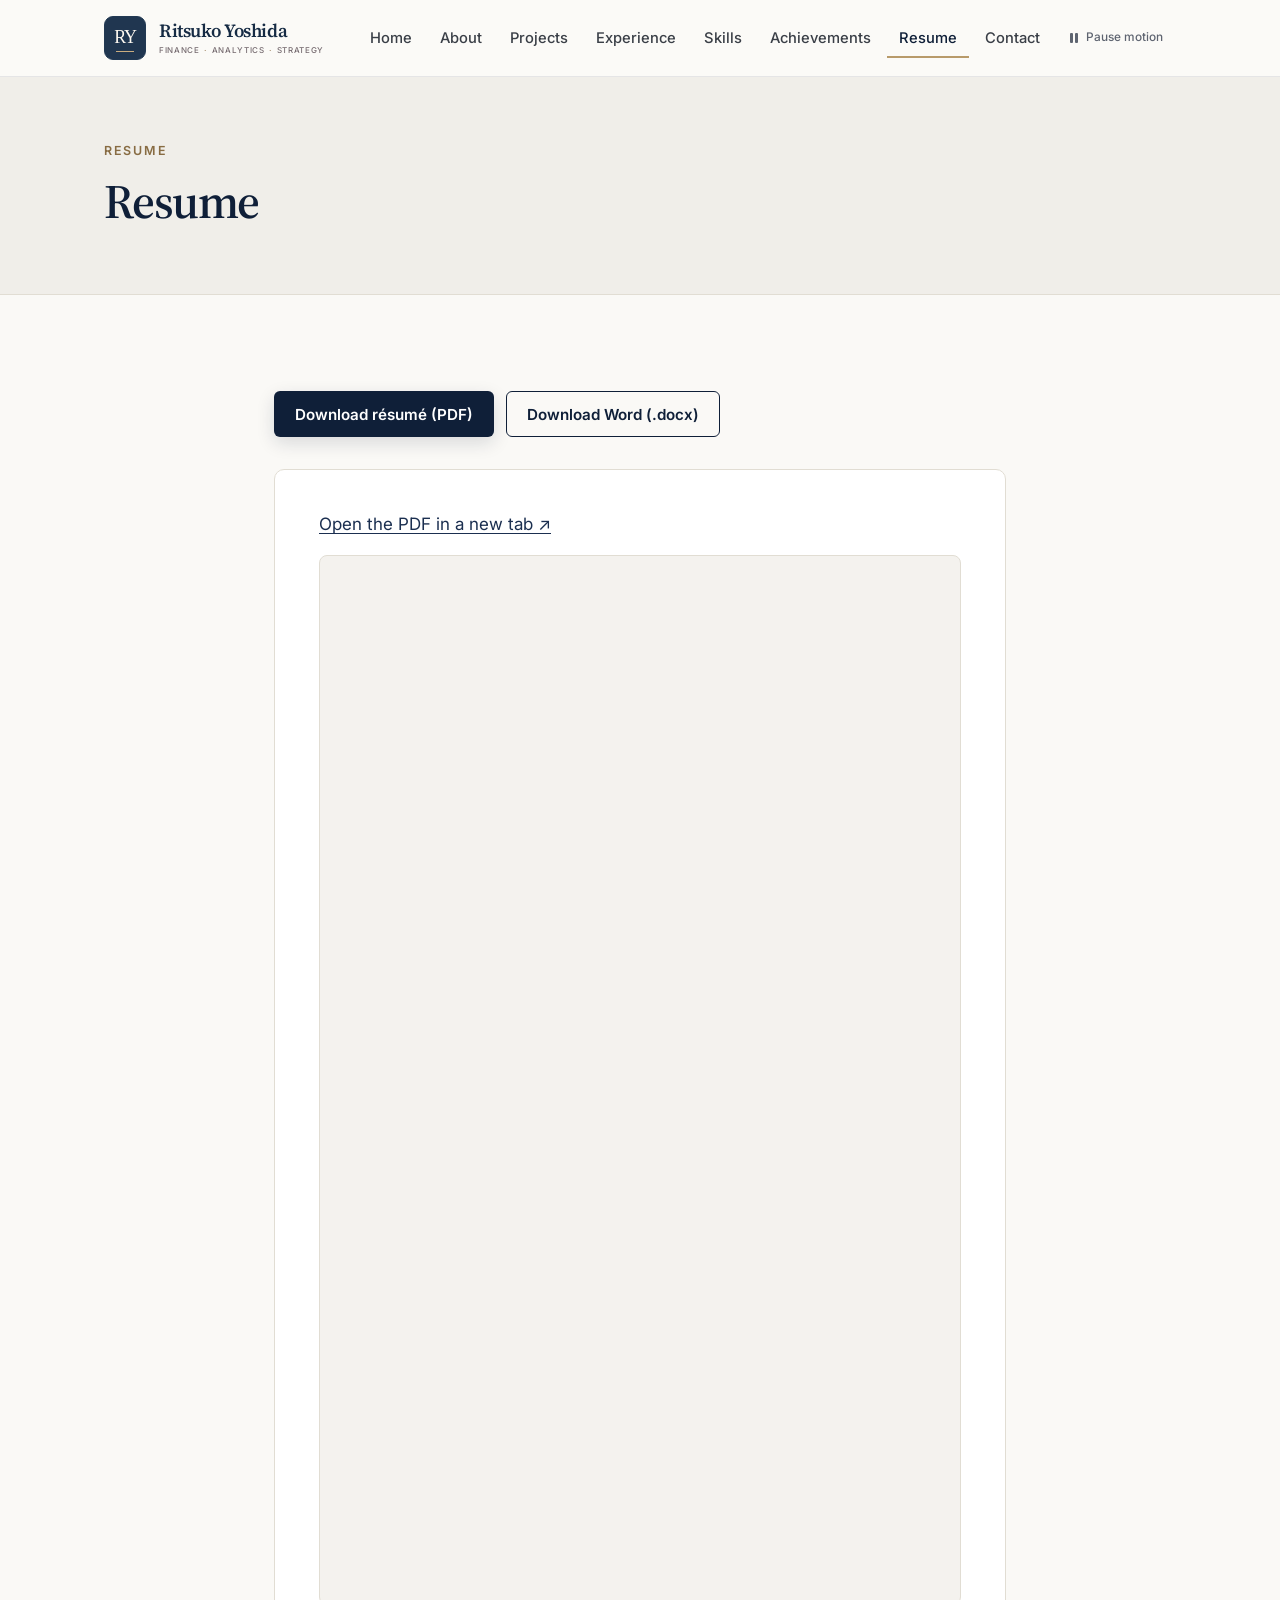
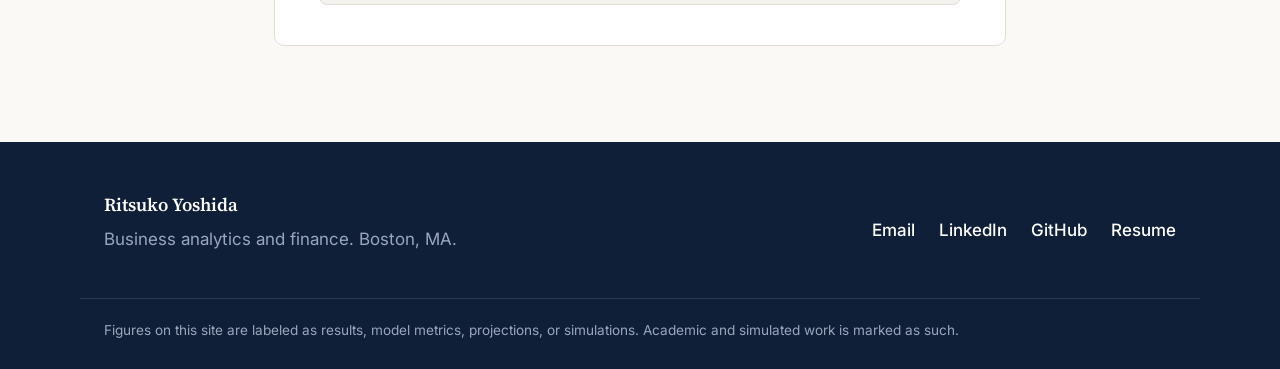
<file: resume.html>
<!doctype html>
<html lang="en">
<head>
<meta charset="utf-8">
<meta name="viewport" content="width=device-width, initial-scale=1">
<script>(function(d){d.classList.add("js");var p=false;try{p=localStorage.getItem("ry-motion")==="paused"}catch(e){}d.dataset.motion=(p||matchMedia("(prefers-reduced-motion: reduce)").matches)?"paused":"playing"})(document.documentElement)</script>
<title>Resume | Ritsuko Yoshida</title>
<meta name="description" content="Professional resume overview of Ritsuko Yoshida: Master of Finance student and BBA in Business Analytics (3.97 GPA).">
<meta name="author" content="Ritsuko Yoshida">
<meta name="robots" content="index, follow">
<link rel="canonical" href="https://ritsuko-yosh.github.io/resume.html">
<meta property="og:type" content="website">
<meta property="og:title" content="Resume | Ritsuko Yoshida">
<meta property="og:description" content="Professional resume overview of Ritsuko Yoshida: Master of Finance student and BBA in Business Analytics (3.97 GPA).">
<meta property="og:url" content="https://ritsuko-yosh.github.io/resume.html">
<meta name="twitter:card" content="summary">
<meta name="theme-color" content="#0f1f38">
<link rel="icon" href="assets/favicon.svg" type="image/svg+xml">
<link rel="preconnect" href="https://fonts.googleapis.com">
<link rel="preconnect" href="https://fonts.gstatic.com" crossorigin>
<link rel="stylesheet" href="https://fonts.googleapis.com/css2?family=Inter:wght@400;500;600&amp;family=Source+Serif+4:opsz,wght@8..60,500;8..60,600&amp;display=swap">
<link rel="stylesheet" href="assets/css/styles.css?v=20261027-resume-download">
<script defer src="assets/js/main.js?v=20261026-motion"></script>
<script defer src="assets/js/motion.js?v=20261026-motion"></script>
<link rel="stylesheet" href="assets/css/brand.css?v=20261026-motion">
<link rel="stylesheet" href="assets/css/motion.css?v=20261026-motion">
</head>
<body>
<a class="skip" href="#main">Skip to content</a>
<header class="site-header">
  <div class="wrap header-inner">
    <a class="brand" href="index.html" aria-label="Ritsuko Yoshida, home">
      <span class="brand-mark" aria-hidden="true">RY</span>
      <span class="brand-wordmark"><span class="brand-name">Ritsuko Yoshida</span><span class="brand-subtitle">Finance <span aria-hidden="true">·</span> Analytics <span aria-hidden="true">·</span> Strategy</span></span>
    </a>
    <button class="nav-toggle" type="button" aria-expanded="false" aria-controls="site-nav">
      <span class="sr-only">Menu</span><span class="bars" aria-hidden="true"></span>
    </button>
    <nav id="site-nav" class="site-nav" aria-label="Main">
      <ul><li><a href="index.html">Home</a></li><li><a href="about.html">About</a></li><li><a href="projects.html">Projects</a></li><li><a href="experience.html">Experience</a></li><li><a href="skills.html">Skills</a></li><li><a href="achievements.html">Achievements</a></li><li><a href="resume.html" aria-current="page">Resume</a></li><li><a href="contact.html">Contact</a></li></ul>
    </nav>
  </div>
</header>
<main id="main">
<section class="page-hero"><div class="wrap">
<p class="eyebrow">Resume</p><h1>Resume</h1>
</div></section>
<section class="band"><div class="wrap prose-wrap">
  <div class="resume-actions">
    <a class="btn btn-primary" href="assets/documents/ritsuko-yoshida-resume.pdf?v=20261027-final-alignment" download>Download résumé (PDF)</a>
    <a class="btn btn-ghost" href="assets/documents/ritsuko-yoshida-resume.docx?v=20261027-final-alignment" download>Download Word (.docx)</a>
  </div>
  <div class="resume-doc resume-preview">
    <p><a href="assets/documents/ritsuko-yoshida-resume.pdf?v=20261027-final-alignment" target="_blank" rel="noopener">Open the PDF in a new tab ↗</a></p>
    <iframe src="assets/documents/ritsuko-yoshida-resume.pdf?v=20261027-final-alignment#view=FitH" title="Ritsuko Yoshida résumé PDF preview" loading="lazy" width="100%" height="1050"><p><a href="assets/documents/ritsuko-yoshida-resume.pdf?v=20261027-final-alignment">Read the résumé PDF</a></p></iframe>
  </div>
  <!-- TODO: Confirm CORe result and completion date against the earlier issuer verification. The uploaded résumé states Distinction, April 2025; the previous verification states Pass, February 20, 2025. -->
</div></section>
</main>
<footer class="site-footer">
  <div class="wrap footer-inner">
    <div>
      <p class="footer-name">Ritsuko Yoshida</p>
      <p class="muted">Business analytics and finance. Boston, MA.</p>
    </div>
    <ul class="footer-links">
      <li><a class="" href="mailto:ritsukoyoshida77@gmail.com">Email</a></li>
      <li><a class="" href="https://www.linkedin.com/in/ritsuko-yoshida77/" rel="noopener" target="_blank">LinkedIn</a></li>
      <li><a class="" href="https://github.com/ritsuko-yosh" rel="noopener" target="_blank">GitHub</a></li>
      <li><a href="resume.html">Resume</a></li>
    </ul>
  </div>
  <div class="wrap footer-note muted">
    <p>Figures on this site are labeled as results, model metrics, projections, or simulations. Academic and simulated work is marked as such.</p>
  </div>
</footer>
</body>
</html>
</file>
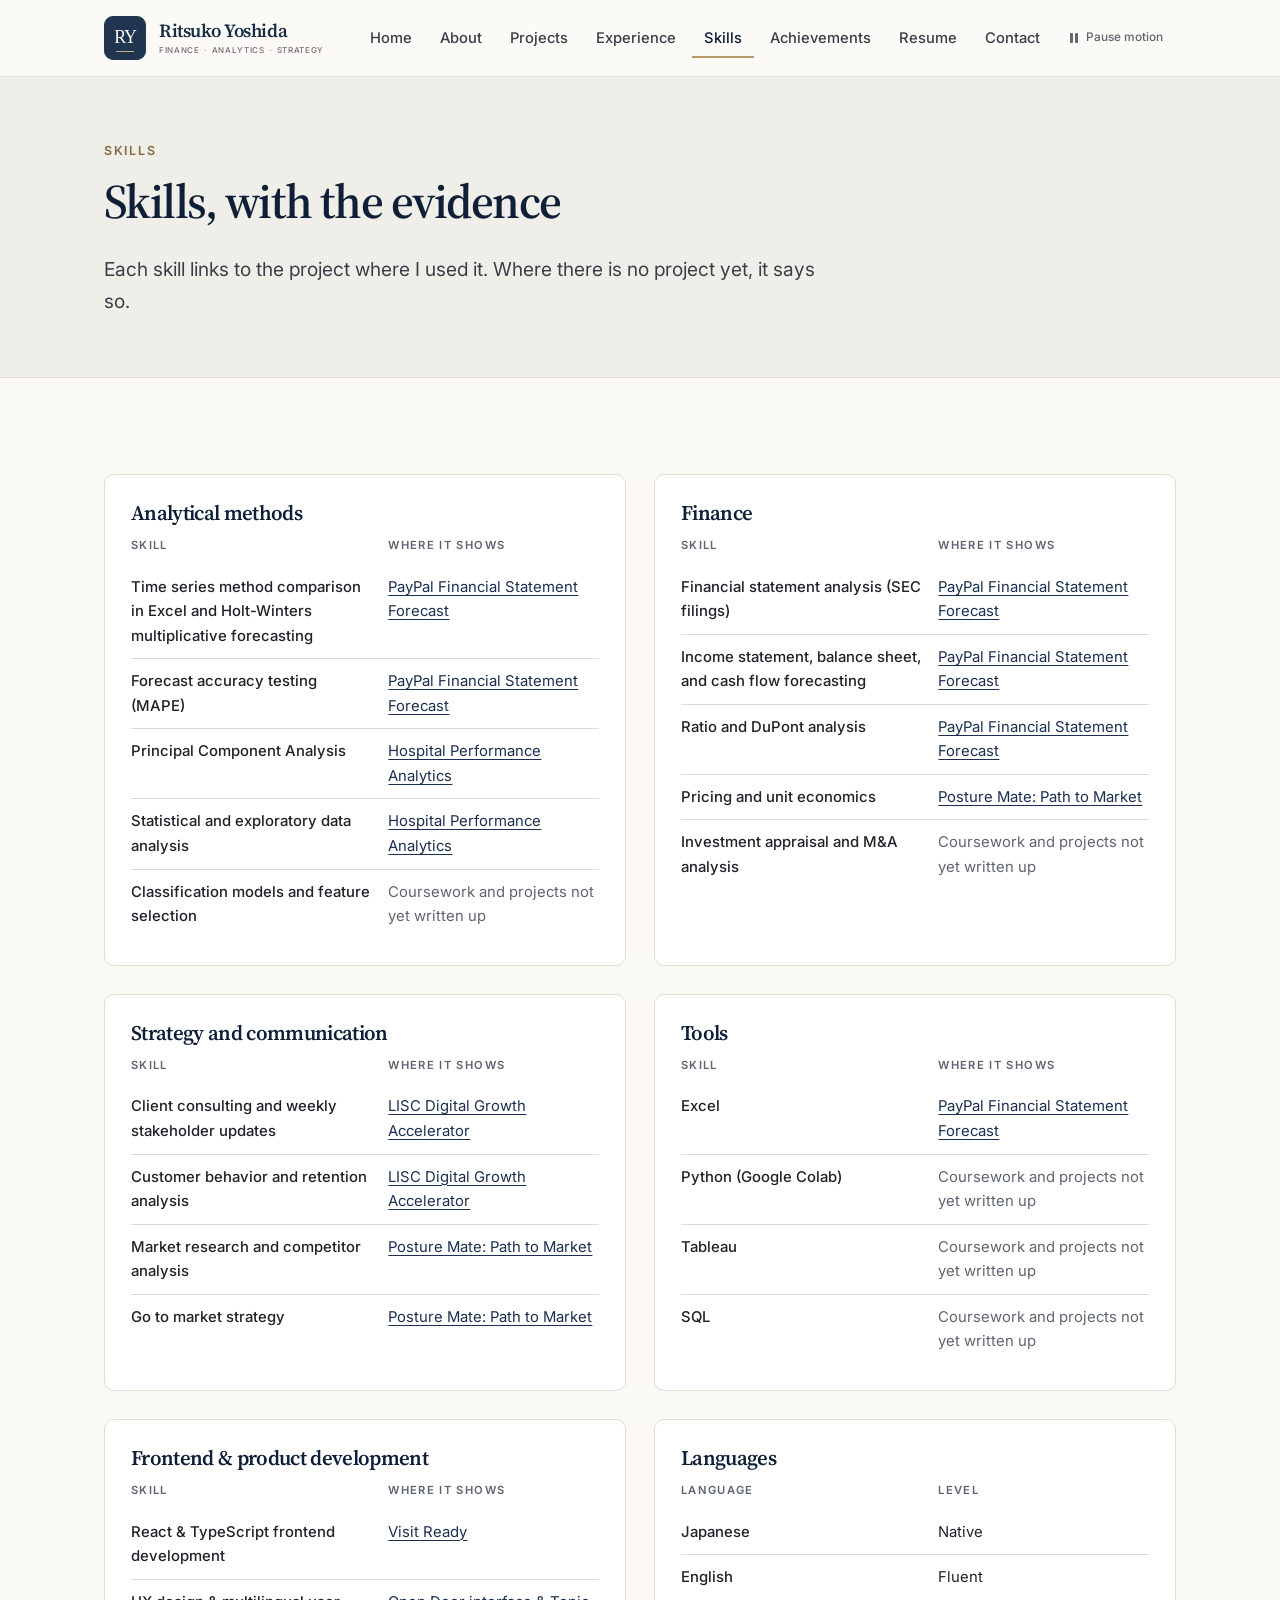
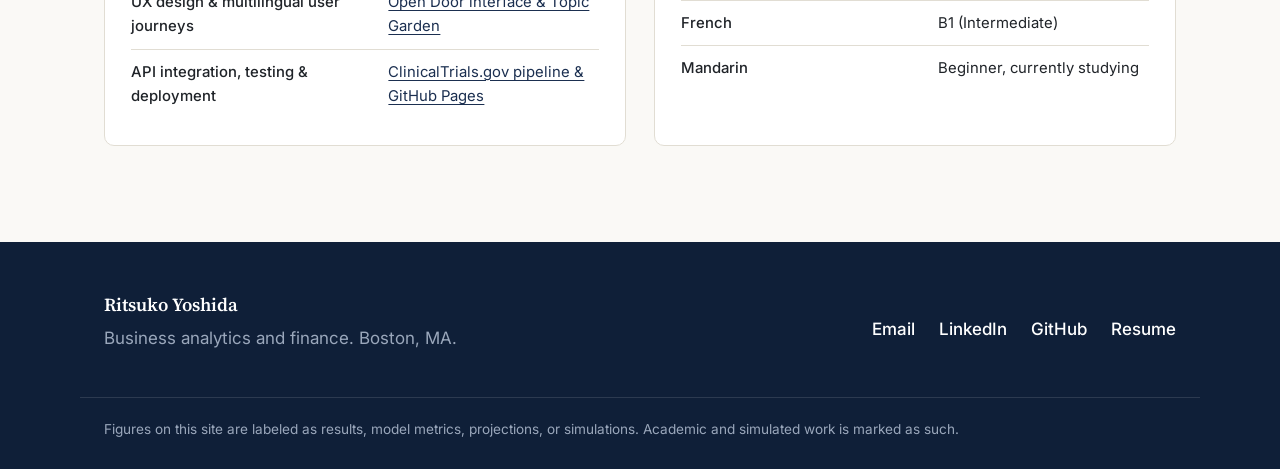
<file: skills.html>
<!doctype html>
<html lang="en">
<head>
<meta charset="utf-8">
<meta name="viewport" content="width=device-width, initial-scale=1">
<script>(function(d){d.classList.add("js");var p=false;try{p=localStorage.getItem("ry-motion")==="paused"}catch(e){}d.dataset.motion=(p||matchMedia("(prefers-reduced-motion: reduce)").matches)?"paused":"playing"})(document.documentElement)</script>
<title>Skills | Ritsuko Yoshida</title>
<meta name="description" content="Excel financial statement forecasting, ratio and DuPont analysis, PCA, Python, SQL, and frontend development, with links to project evidence.">
<meta name="author" content="Ritsuko Yoshida">
<meta name="robots" content="index, follow">
<link rel="canonical" href="https://ritsuko-yosh.github.io/skills.html">
<meta property="og:type" content="website">
<meta property="og:title" content="Skills | Ritsuko Yoshida">
<meta property="og:description" content="Excel financial statement forecasting, ratio and DuPont analysis, PCA, Python, SQL, and frontend development, with links to project evidence.">
<meta property="og:url" content="https://ritsuko-yosh.github.io/skills.html">
<meta name="twitter:card" content="summary">
<meta name="theme-color" content="#0f1f38">
<link rel="icon" href="assets/favicon.svg" type="image/svg+xml">
<link rel="preconnect" href="https://fonts.googleapis.com">
<link rel="preconnect" href="https://fonts.gstatic.com" crossorigin>
<link rel="stylesheet" href="https://fonts.googleapis.com/css2?family=Inter:wght@400;500;600&amp;family=Source+Serif+4:opsz,wght@8..60,500;8..60,600&amp;display=swap">
<link rel="stylesheet" href="assets/css/styles.css?v=20261026-motion">
<script defer src="assets/js/main.js?v=20261026-motion"></script>
<script defer src="assets/js/motion.js?v=20261026-motion"></script>
<link rel="stylesheet" href="assets/css/brand.css?v=20261026-motion">
<link rel="stylesheet" href="assets/css/motion.css?v=20261026-motion">
</head>
<body>
<a class="skip" href="#main">Skip to content</a>
<header class="site-header">
  <div class="wrap header-inner">
    <a class="brand" href="index.html" aria-label="Ritsuko Yoshida, home">
      <span class="brand-mark" aria-hidden="true">RY</span>
      <span class="brand-wordmark"><span class="brand-name">Ritsuko Yoshida</span><span class="brand-subtitle">Finance <span aria-hidden="true">·</span> Analytics <span aria-hidden="true">·</span> Strategy</span></span>
    </a>
    <button class="nav-toggle" type="button" aria-expanded="false" aria-controls="site-nav">
      <span class="sr-only">Menu</span><span class="bars" aria-hidden="true"></span>
    </button>
    <nav id="site-nav" class="site-nav" aria-label="Main">
      <ul><li><a href="index.html">Home</a></li><li><a href="about.html">About</a></li><li><a href="projects.html">Projects</a></li><li><a href="experience.html">Experience</a></li><li><a href="skills.html" aria-current="page">Skills</a></li><li><a href="achievements.html">Achievements</a></li><li><a href="resume.html">Resume</a></li><li><a href="contact.html">Contact</a></li></ul>
    </nav>
  </div>
</header>
<main id="main">
<section class="page-hero"><div class="wrap">
<p class="eyebrow">Skills</p><h1>Skills, with the evidence</h1><p class="lead">Each skill links to the project where I used it. Where there is no project yet, it says so.</p>
</div></section>
<section class="band"><div class="wrap skills-grid"><section class="skill-group reveal"><h2>Analytical methods</h2>
<table class="skill-table"><thead><tr><th scope="col">Skill</th><th scope="col">Where it shows</th></tr></thead>
<tbody><tr><th scope="row">Time series method comparison in Excel and Holt-Winters multiplicative forecasting</th><td><a href="projects/paypal-revenue-forecast.html">PayPal Financial Statement Forecast</a></td></tr><tr><th scope="row">Forecast accuracy testing (MAPE)</th><td><a href="projects/paypal-revenue-forecast.html">PayPal Financial Statement Forecast</a></td></tr><tr><th scope="row">Principal Component Analysis</th><td><a href="projects/hospital-performance-analytics.html">Hospital Performance Analytics</a></td></tr><tr><th scope="row">Statistical and exploratory data analysis</th><td><a href="projects/hospital-performance-analytics.html">Hospital Performance Analytics</a></td></tr><tr><th scope="row">Classification models and feature selection</th><td><span class=muted>Coursework and projects not yet written up</span></td></tr></tbody></table></section><section class="skill-group reveal"><h2>Finance</h2>
<table class="skill-table"><thead><tr><th scope="col">Skill</th><th scope="col">Where it shows</th></tr></thead>
<tbody><tr><th scope="row">Financial statement analysis (SEC filings)</th><td><a href="projects/paypal-revenue-forecast.html">PayPal Financial Statement Forecast</a></td></tr><tr><th scope="row">Income statement, balance sheet, and cash flow forecasting</th><td><a href="projects/paypal-revenue-forecast.html">PayPal Financial Statement Forecast</a></td></tr><tr><th scope="row">Ratio and DuPont analysis</th><td><a href="projects/paypal-revenue-forecast.html">PayPal Financial Statement Forecast</a></td></tr><tr><th scope="row">Pricing and unit economics</th><td><a href="projects/posture-mate-business-case.html">Posture Mate: Path to Market</a></td></tr><tr><th scope="row">Investment appraisal and M&amp;A analysis</th><td><span class=muted>Coursework and projects not yet written up</span></td></tr></tbody></table></section><section class="skill-group reveal"><h2>Strategy and communication</h2>
<table class="skill-table"><thead><tr><th scope="col">Skill</th><th scope="col">Where it shows</th></tr></thead>
<tbody><tr><th scope="row">Client consulting and weekly stakeholder updates</th><td><a href="projects/lisc-digital-growth-accelerator.html">LISC Digital Growth Accelerator</a></td></tr><tr><th scope="row">Customer behavior and retention analysis</th><td><a href="projects/lisc-digital-growth-accelerator.html">LISC Digital Growth Accelerator</a></td></tr><tr><th scope="row">Market research and competitor analysis</th><td><a href="projects/posture-mate-business-case.html">Posture Mate: Path to Market</a></td></tr><tr><th scope="row">Go to market strategy</th><td><a href="projects/posture-mate-business-case.html">Posture Mate: Path to Market</a></td></tr></tbody></table></section><section class="skill-group reveal"><h2>Tools</h2>
<table class="skill-table"><thead><tr><th scope="col">Skill</th><th scope="col">Where it shows</th></tr></thead>
<tbody><tr><th scope="row">Excel</th><td><a href="projects/paypal-revenue-forecast.html">PayPal Financial Statement Forecast</a></td></tr><tr><th scope="row">Python (Google Colab)</th><td><span class=muted>Coursework and projects not yet written up</span></td></tr><tr><th scope="row">Tableau</th><td><span class=muted>Coursework and projects not yet written up</span></td></tr><tr><th scope="row">SQL</th><td><span class=muted>Coursework and projects not yet written up</span></td></tr></tbody></table></section>
<section class="skill-group reveal"><h2>Frontend &amp; product development</h2><table class="skill-table"><thead><tr><th scope="col">Skill</th><th scope="col">Where it shows</th></tr></thead><tbody><tr><th scope="row">React &amp; TypeScript frontend development</th><td><a href="projects/visit-ready.html#role">Visit Ready</a></td></tr><tr><th scope="row">UX design &amp; multilingual user journeys</th><td><a href="projects/visit-ready.html#experience">Open Door interface &amp; Topic Garden</a></td></tr><tr><th scope="row">API integration, testing &amp; deployment</th><td><a href="projects/visit-ready.html#delivery">ClinicalTrials.gov pipeline &amp; GitHub Pages</a></td></tr></tbody></table></section>
<section class="skill-group reveal"><h2>Languages</h2>
<table class="skill-table"><thead><tr><th scope="col">Language</th><th scope="col">Level</th></tr></thead><tbody><tr><th scope="row">Japanese</th><td>Native</td></tr><tr><th scope="row">English</th><td>Fluent</td></tr><tr><th scope="row">French</th><td>B1 (Intermediate)</td></tr><tr><th scope="row">Mandarin</th><td>Beginner, currently studying</td></tr></tbody></table></section>
</div></section>
</main>
<footer class="site-footer">
  <div class="wrap footer-inner">
    <div>
      <p class="footer-name">Ritsuko Yoshida</p>
      <p class="muted">Business analytics and finance. Boston, MA.</p>
    </div>
    <ul class="footer-links">
      <li><a class="" href="mailto:ritsukoyoshida77@gmail.com">Email</a></li>
      <li><a class="" href="https://www.linkedin.com/in/ritsuko-yoshida77/" rel="noopener" target="_blank">LinkedIn</a></li>
      <li><a class="" href="https://github.com/ritsuko-yosh" rel="noopener" target="_blank">GitHub</a></li>
      <li><a href="resume.html">Resume</a></li>
    </ul>
  </div>
  <div class="wrap footer-note muted">
    <p>Figures on this site are labeled as results, model metrics, projections, or simulations. Academic and simulated work is marked as such.</p>
  </div>
</footer>
</body>
</html>
</file>
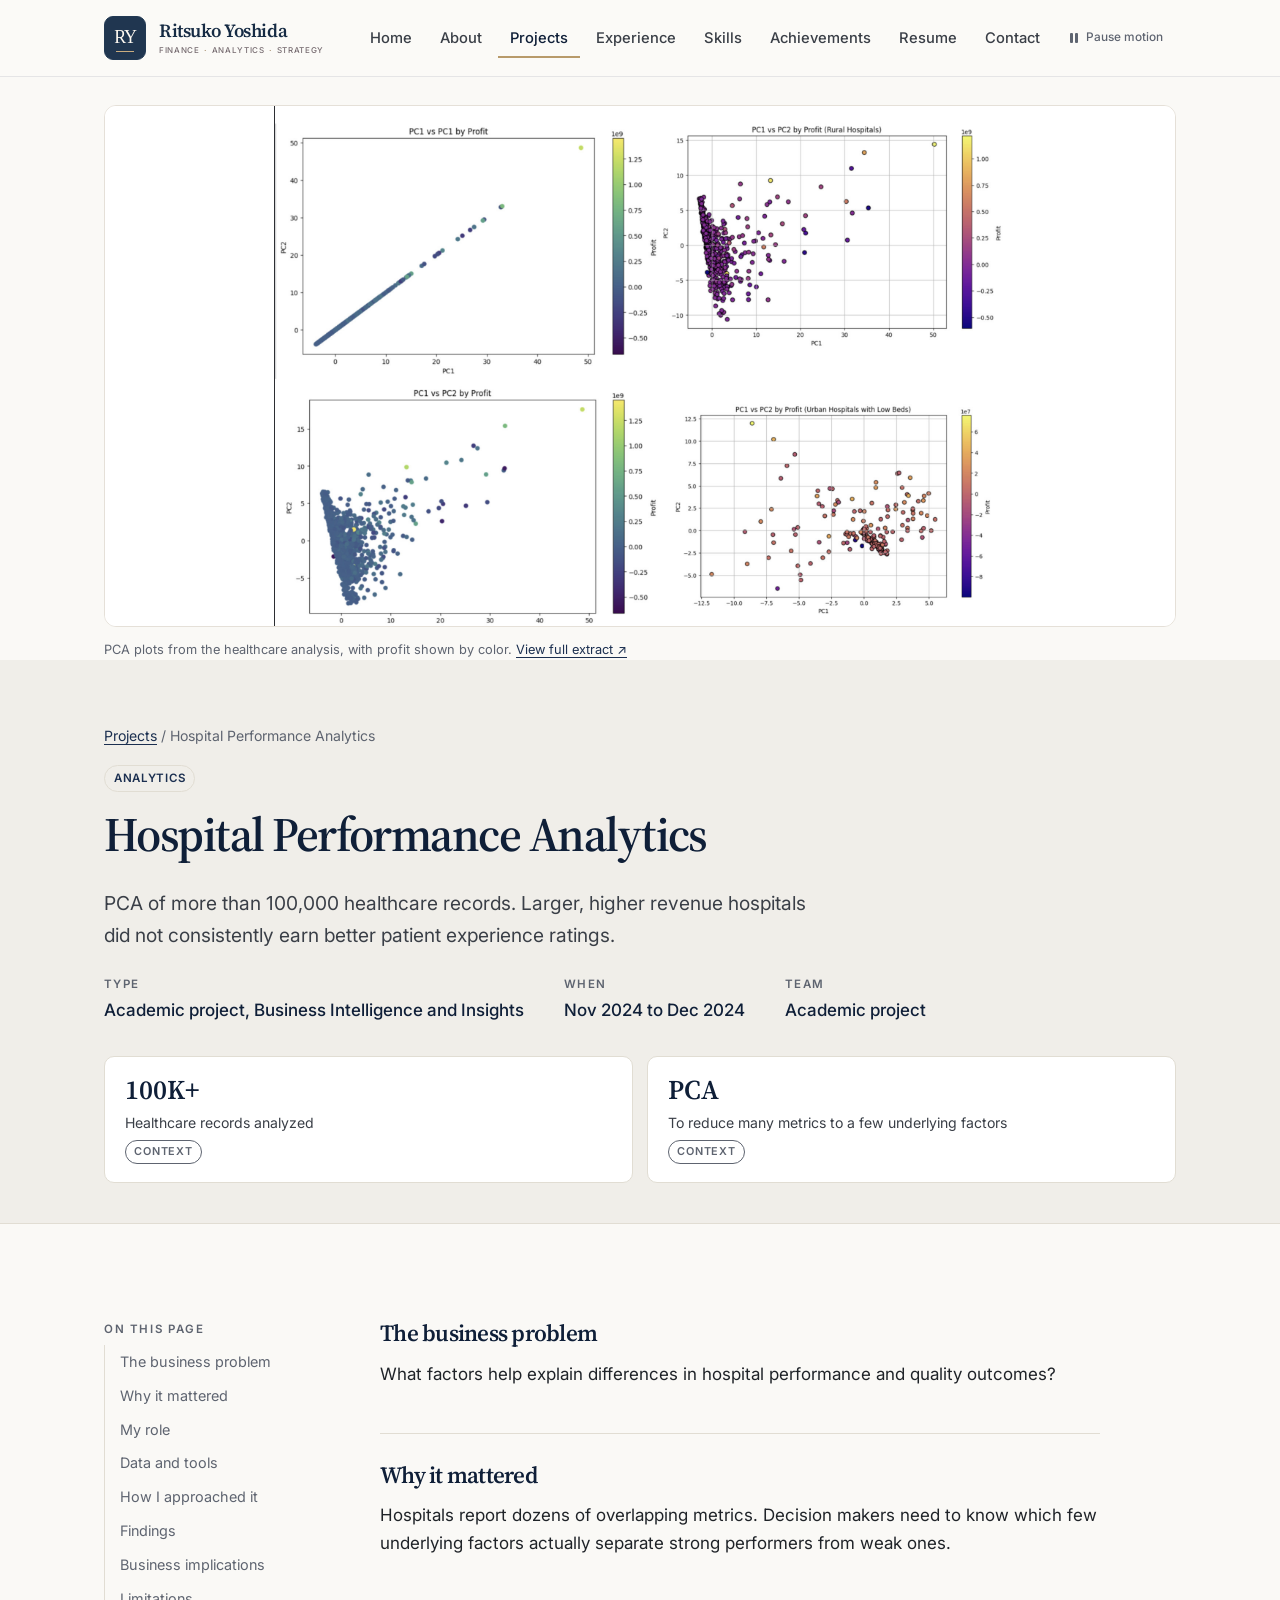
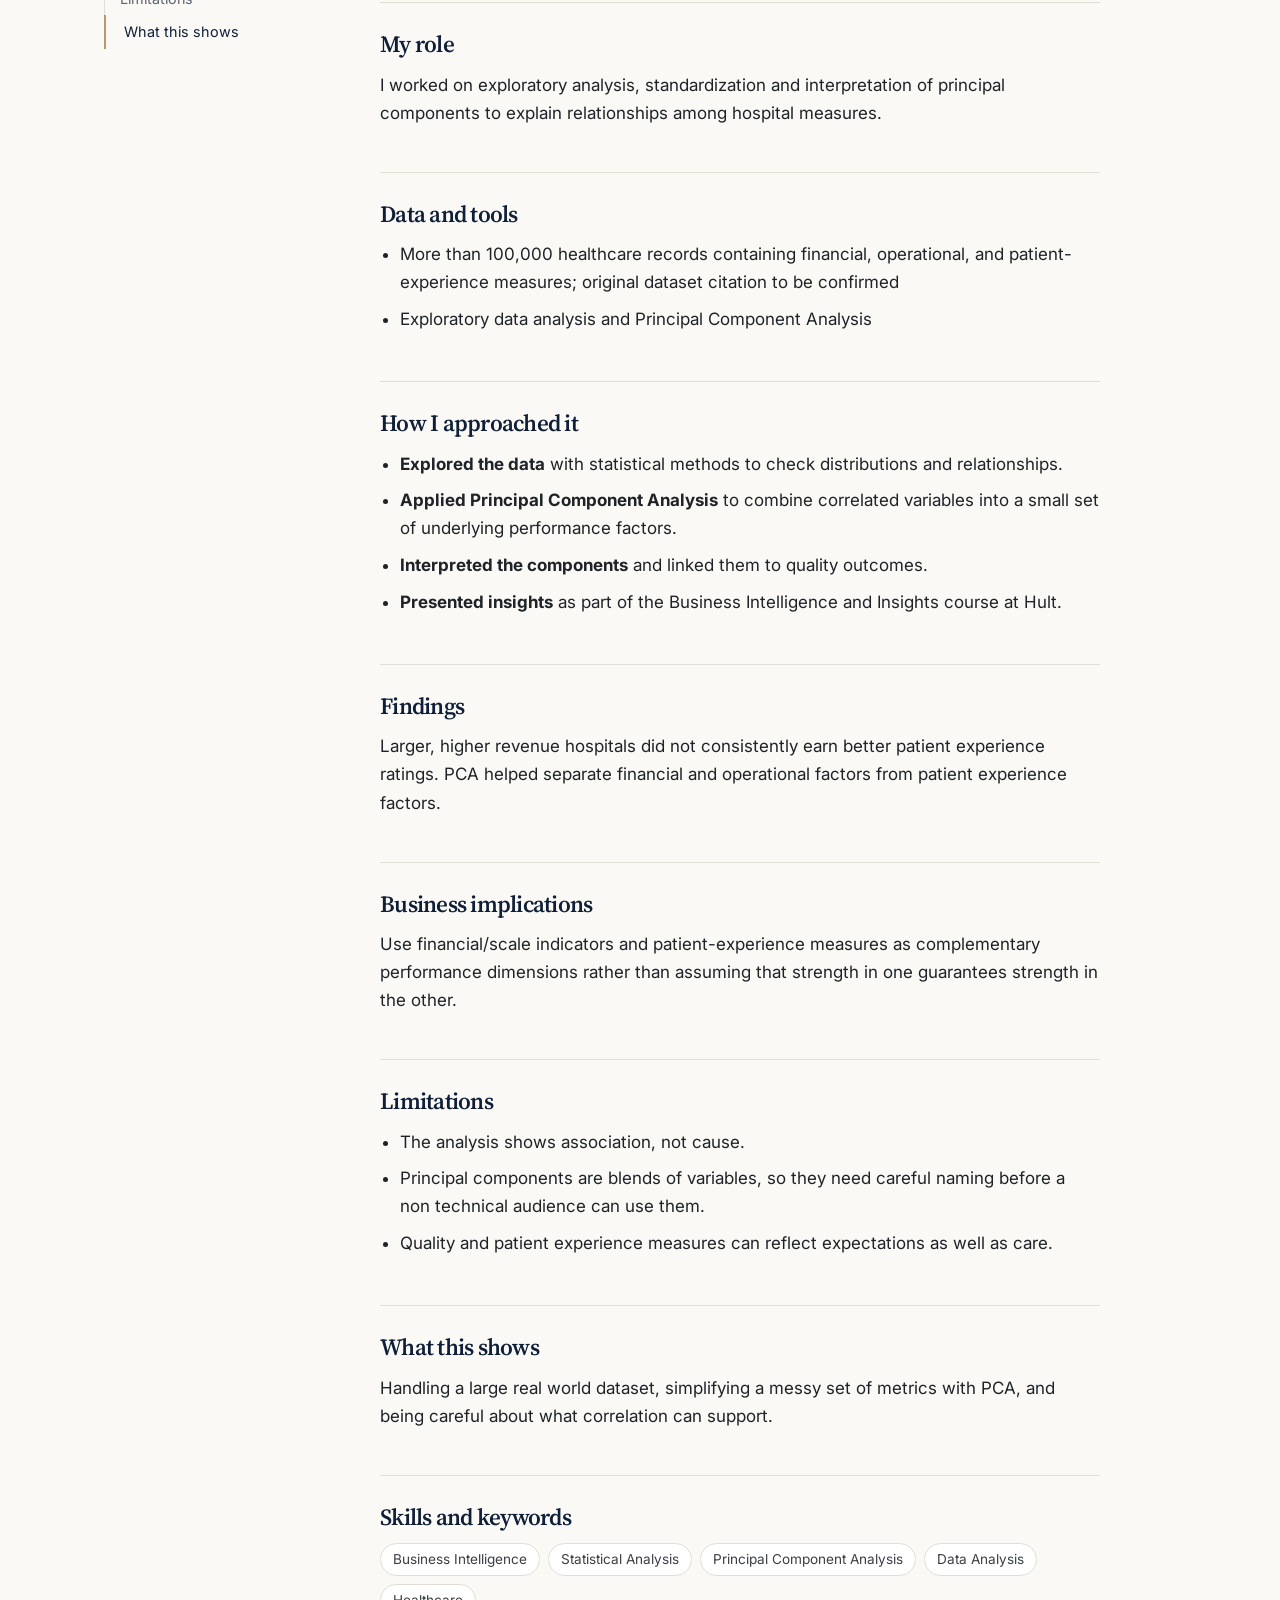
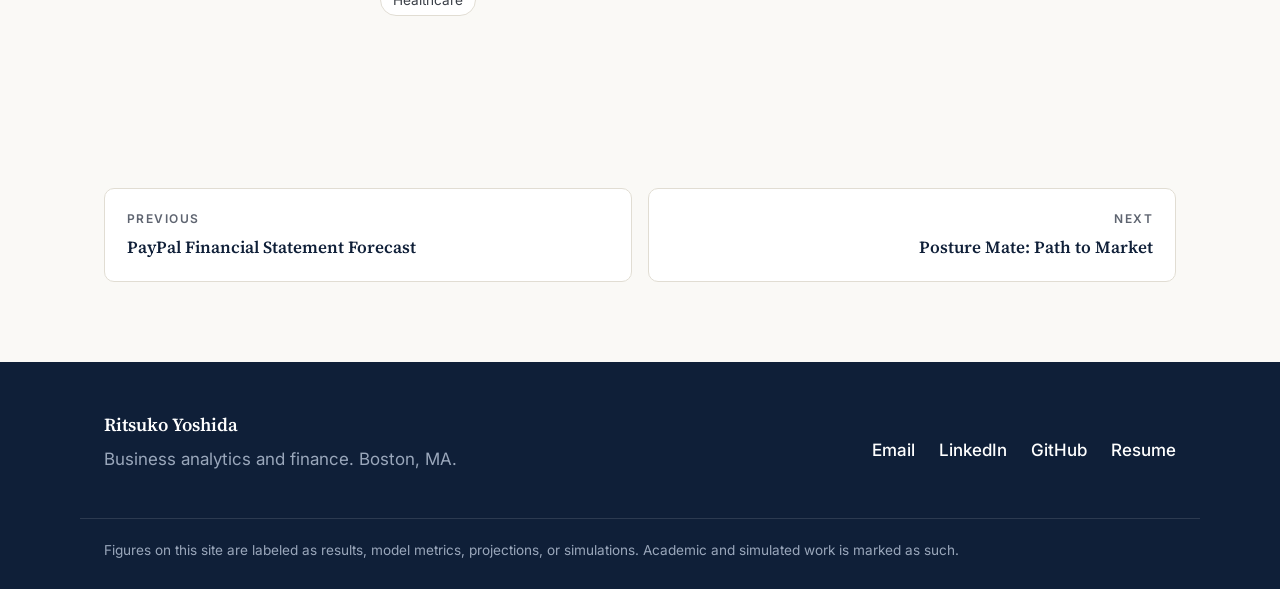
<file: projects/hospital-performance-analytics.html>
<!doctype html>
<html lang="en">
<head>
<meta charset="utf-8">
<meta name="viewport" content="width=device-width, initial-scale=1">
<script>(function(d){d.classList.add("js");var p=false;try{p=localStorage.getItem("ry-motion")==="paused"}catch(e){}d.dataset.motion=(p||matchMedia("(prefers-reduced-motion: reduce)").matches)?"paused":"playing"})(document.documentElement)</script>
<title>Hospital Performance Analytics | Case Study | Ritsuko Yoshida</title>
<meta name="description" content="PCA of more than 100,000 healthcare records. Larger, higher revenue hospitals did not consistently earn better patient experience ratings.">
<meta name="author" content="Ritsuko Yoshida">
<meta name="robots" content="index, follow">
<link rel="canonical" href="https://ritsuko-yosh.github.io/projects/hospital-performance-analytics.html">
<meta property="og:type" content="website">
<meta property="og:title" content="Hospital Performance Analytics | Case Study | Ritsuko Yoshida">
<meta property="og:description" content="PCA of more than 100,000 healthcare records. Larger, higher revenue hospitals did not consistently earn better patient experience ratings.">
<meta property="og:url" content="https://ritsuko-yosh.github.io/projects/hospital-performance-analytics.html">
<meta name="twitter:card" content="summary">
<meta name="theme-color" content="#0f1f38">
<link rel="icon" href="../assets/favicon.svg" type="image/svg+xml">
<link rel="preconnect" href="https://fonts.googleapis.com">
<link rel="preconnect" href="https://fonts.gstatic.com" crossorigin>
<link rel="stylesheet" href="https://fonts.googleapis.com/css2?family=Inter:wght@400;500;600&amp;family=Source+Serif+4:opsz,wght@8..60,500;8..60,600&amp;display=swap">
<link rel="stylesheet" href="../assets/css/styles.css?v=20261026-motion">
<script defer src="../assets/js/main.js?v=20261026-motion"></script>
<script defer src="../assets/js/motion.js?v=20261026-motion"></script>
<link rel="stylesheet" href="../assets/css/brand.css?v=20261026-motion">
<link rel="stylesheet" href="../assets/css/motion.css?v=20261026-motion">
<link rel="stylesheet" href="../assets/css/project-media.css?v=20261027-resume-alignment">
</head>
<body>
<a class="skip" href="#main">Skip to content</a>
<header class="site-header">
  <div class="wrap header-inner">
    <a class="brand" href="../index.html" aria-label="Ritsuko Yoshida, home">
      <span class="brand-mark" aria-hidden="true">RY</span>
      <span class="brand-wordmark"><span class="brand-name">Ritsuko Yoshida</span><span class="brand-subtitle">Finance <span aria-hidden="true">·</span> Analytics <span aria-hidden="true">·</span> Strategy</span></span>
    </a>
    <button class="nav-toggle" type="button" aria-expanded="false" aria-controls="site-nav">
      <span class="sr-only">Menu</span><span class="bars" aria-hidden="true"></span>
    </button>
    <nav id="site-nav" class="site-nav" aria-label="Main">
      <ul><li><a href="../index.html">Home</a></li><li><a href="../about.html">About</a></li><li><a href="../projects.html" aria-current="page">Projects</a></li><li><a href="../experience.html">Experience</a></li><li><a href="../skills.html">Skills</a></li><li><a href="../achievements.html">Achievements</a></li><li><a href="../resume.html">Resume</a></li><li><a href="../contact.html">Contact</a></li></ul>
    </nav>
  </div>
</header>
<main id="main">
<figure class="case-art case-art-evidence"><a href="../assets/project-extracts/hospital-performance-analytics.pdf" target="_blank" rel="noopener" aria-label="Open full project extract (PDF, new tab)"><img src="../assets/images/hospital-performance-analytics-extract.jpg" alt="Healthcare PCA scatter plots colored by profit, including rural and urban hospital subsets" width="2002" height="1424" loading="eager"></a><figcaption>PCA plots from the healthcare analysis, with profit shown by color. <a href="../assets/project-extracts/hospital-performance-analytics.pdf" target="_blank" rel="noopener">View full extract <span class="sr-only">(PDF, new tab)</span> ↗</a></figcaption></figure>
<!-- TODO: Confirm the original dataset citation. The upper left plot title says PC1 vs PC1 while the vertical axis says PC2. Confirm the intended variables before relabeling the supplied figure. -->
<section class="page-hero cs-hero"><div class="wrap">
  <nav class="crumbs" aria-label="Breadcrumb"><a href="../projects.html">Projects</a> <span aria-hidden="true">/</span> <span>Hospital Performance Analytics</span></nav>
  <ul class="chips"><li>Analytics</li></ul>
  <h1>Hospital Performance Analytics</h1>
  <p class="lead">PCA of more than 100,000 healthcare records. Larger, higher revenue hospitals did not consistently earn better patient experience ratings.</p>
  <dl class="cs-meta">
    <div><dt>Type</dt><dd>Academic project, Business Intelligence and Insights</dd></div>
    <div><dt>When</dt><dd>Nov 2024 to Dec 2024</dd></div>
    <div><dt>Team</dt><dd>Academic project</dd></div>
  </dl>
  <ul class="facts"><li class="fact"><span class="fact-v">100K+</span><span class="fact-l">Healthcare records analyzed</span><span class="kind k-ctx">Context</span></li><li class="fact"><span class="fact-v">PCA</span><span class="fact-l">To reduce many metrics to a few underlying factors</span><span class="kind k-ctx">Context</span></li></ul>
</div></section>
<section class="band"><div class="wrap cs-layout">
  <aside class="cs-toc" aria-label="On this page"><p class="side-h">On this page</p><ol><li><a href="#problem">The business problem</a></li><li><a href="#why">Why it mattered</a></li><li><a href="#role">My role</a></li><li><a href="#data">Data and tools</a></li><li><a href="#process">How I approached it</a></li><li><a href="#findings">Findings</a></li><li><a href="#implications">Business implications</a></li><li><a href="#limitations">Limitations</a></li><li><a href="#shows">What this shows</a></li></ol></aside>
  <article class="cs-body prose">
    <section id="problem" class="cs-sec"><h2>The business problem</h2><p>What factors help explain differences in hospital performance and quality outcomes?</p></section><section id="why" class="cs-sec"><h2>Why it mattered</h2><p>Hospitals report dozens of overlapping metrics. Decision makers need to know which few underlying factors actually separate strong performers from weak ones.</p></section><section id="role" class="cs-sec"><h2>My role</h2><p>I worked on exploratory analysis, standardization and interpretation of principal components to explain relationships among hospital measures.</p></section><section id="data" class="cs-sec"><h2>Data and tools</h2><ul><li>More than 100,000 healthcare records containing financial, operational, and patient-experience measures; original dataset citation to be confirmed</li><li>Exploratory data analysis and Principal Component Analysis</li></ul></section><section id="process" class="cs-sec"><h2>How I approached it</h2><ul><li><strong>Explored the data</strong> with statistical methods to check distributions and relationships.</li><li><strong>Applied Principal Component Analysis</strong> to combine correlated variables into a small set of underlying performance factors.</li><li><strong>Interpreted the components</strong> and linked them to quality outcomes.</li><li><strong>Presented insights</strong> as part of the Business Intelligence and Insights course at Hult.</li></ul></section><section id="findings" class="cs-sec"><h2>Findings</h2><p>Larger, higher revenue hospitals did not consistently earn better patient experience ratings. PCA helped separate financial and operational factors from patient experience factors.</p></section><section id="implications" class="cs-sec"><h2>Business implications</h2><p>Use financial/scale indicators and patient-experience measures as complementary performance dimensions rather than assuming that strength in one guarantees strength in the other.</p></section><section id="limitations" class="cs-sec"><h2>Limitations</h2><ul><li>The analysis shows association, not cause.</li><li>Principal components are blends of variables, so they need careful naming before a non technical audience can use them.</li><li>Quality and patient experience measures can reflect expectations as well as care.</li></ul></section><section id="shows" class="cs-sec"><h2>What this shows</h2><p>Handling a large real world dataset, simplifying a messy set of metrics with PCA, and being careful about what correlation can support.</p></section>
    
    <section class="cs-sec"><h2>Skills and keywords</h2><ul class="tags"><li>Business Intelligence</li><li>Statistical Analysis</li><li>Principal Component Analysis</li><li>Data Analysis</li><li>Healthcare</li></ul></section>
  </article>
</div></section>
<nav class="wrap pager" aria-label="More case studies">
  <a href="../projects/paypal-revenue-forecast.html"><span class="muted">Previous</span>PayPal Financial Statement Forecast</a>
  <a href="../projects/posture-mate-business-case.html" class="next"><span class="muted">Next</span>Posture Mate: Path to Market</a>
</nav>
</main>
<footer class="site-footer">
  <div class="wrap footer-inner">
    <div>
      <p class="footer-name">Ritsuko Yoshida</p>
      <p class="muted">Business analytics and finance. Boston, MA.</p>
    </div>
    <ul class="footer-links">
      <li><a class="" href="mailto:ritsukoyoshida77@gmail.com">Email</a></li>
      <li><a class="" href="https://www.linkedin.com/in/ritsuko-yoshida77/" rel="noopener" target="_blank">LinkedIn</a></li>
      <li><a class="" href="https://github.com/ritsuko-yosh" rel="noopener" target="_blank">GitHub</a></li>
      <li><a href="../resume.html">Resume</a></li>
    </ul>
  </div>
  <div class="wrap footer-note muted">
    <p>Figures on this site are labeled as results, model metrics, projections, or simulations. Academic and simulated work is marked as such.</p>
  </div>
</footer>
</body>
</html>
</file>
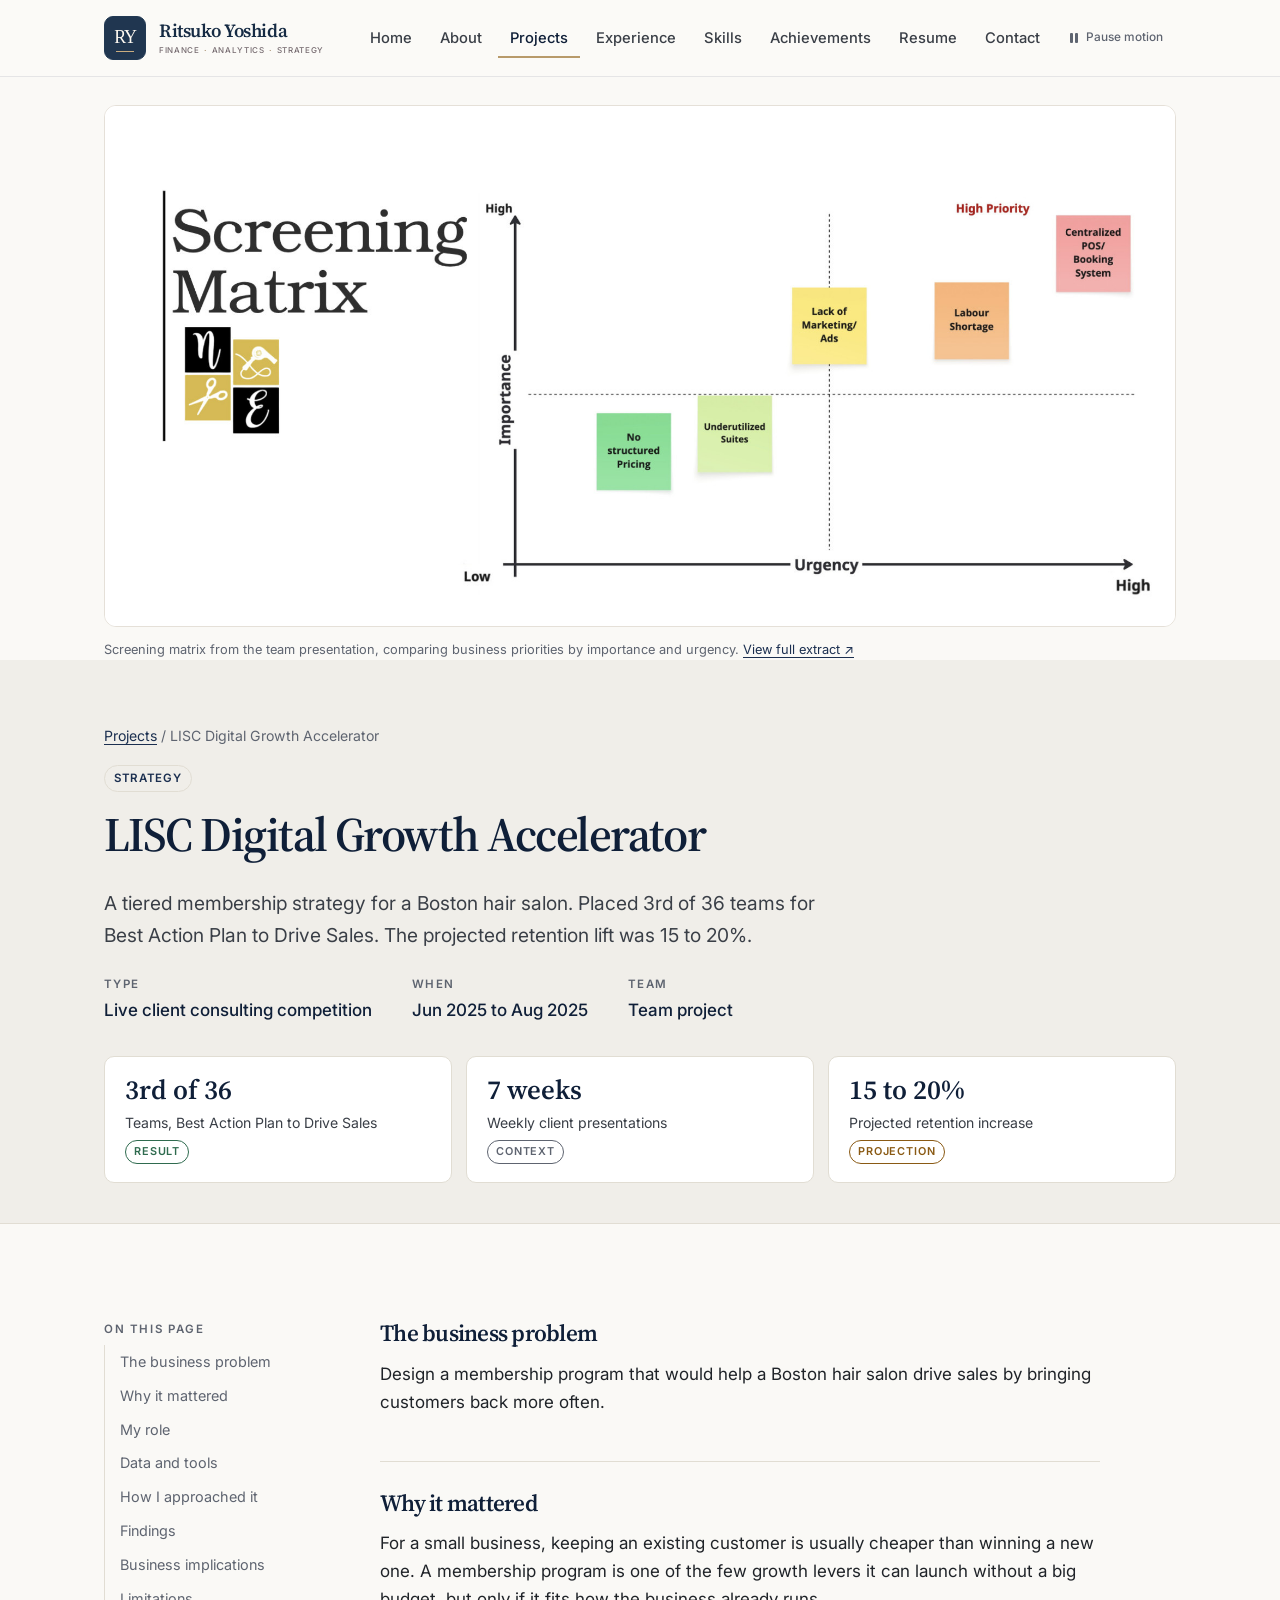
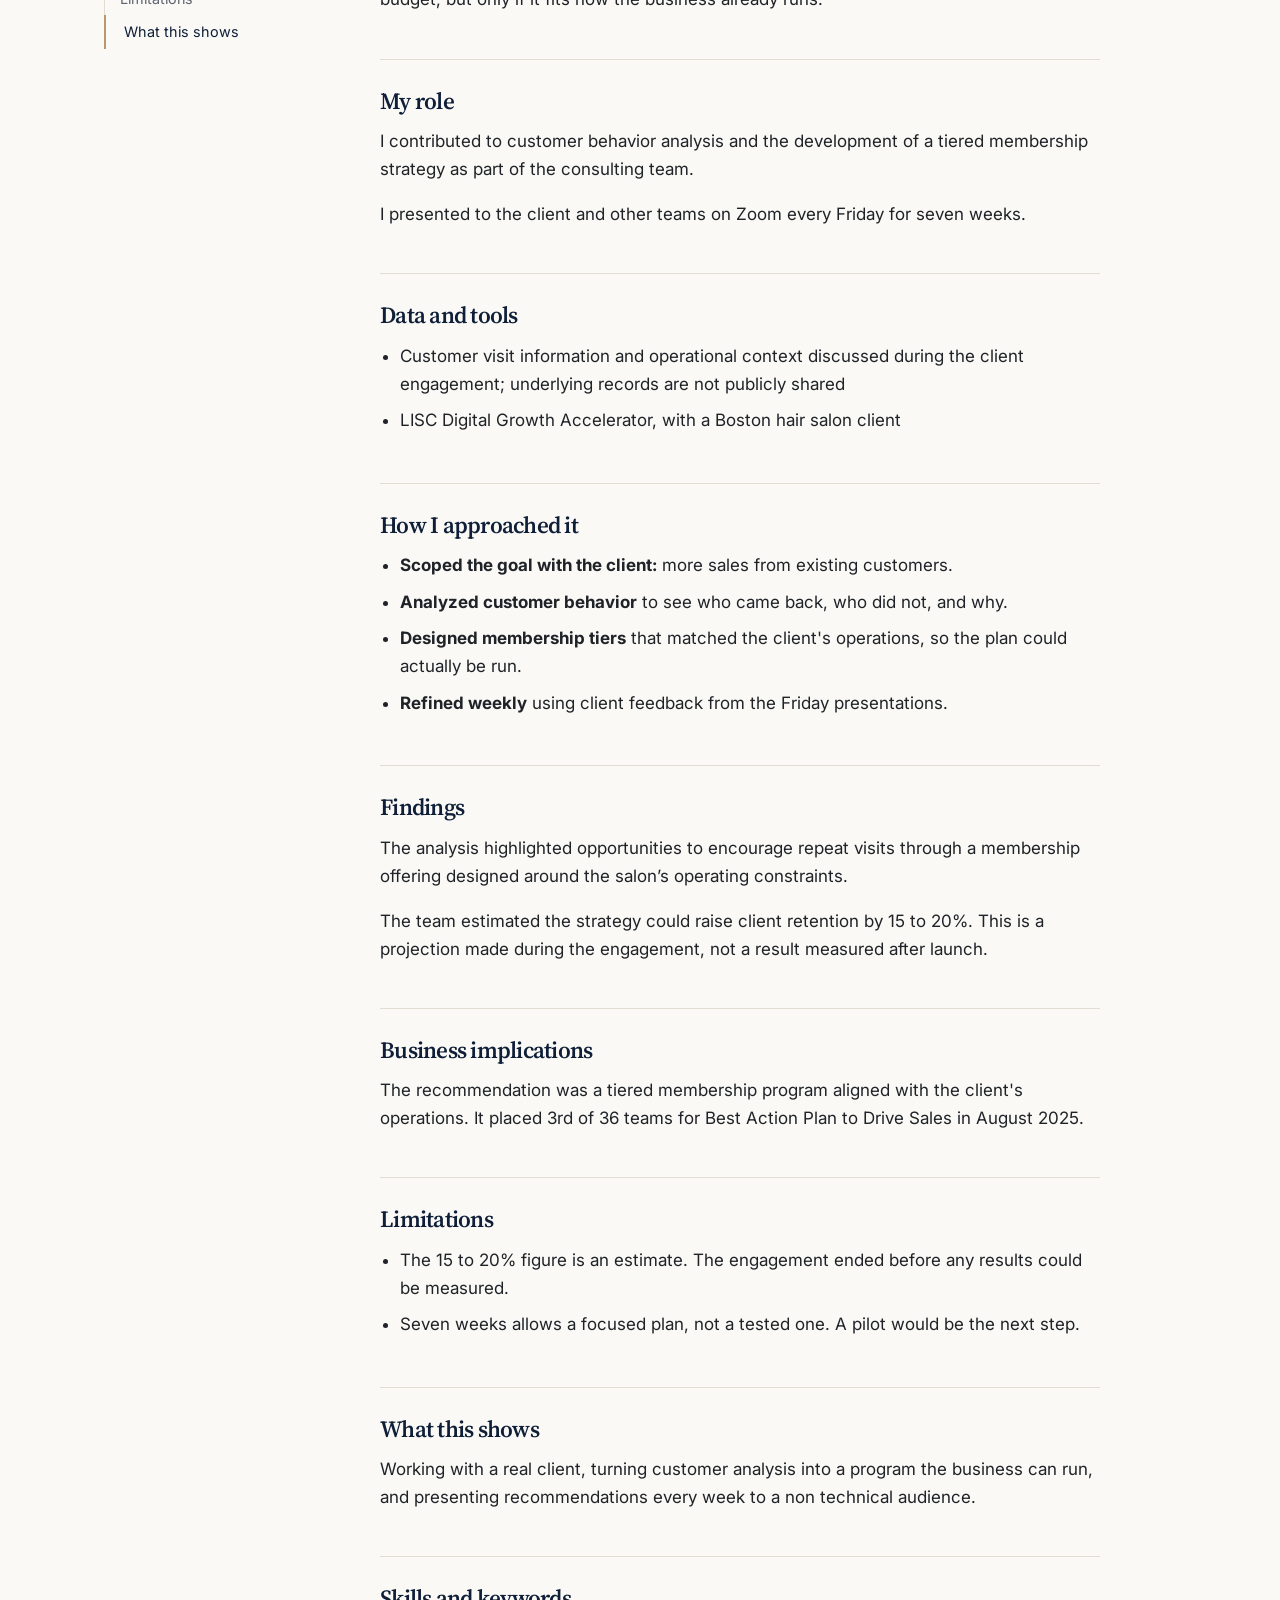
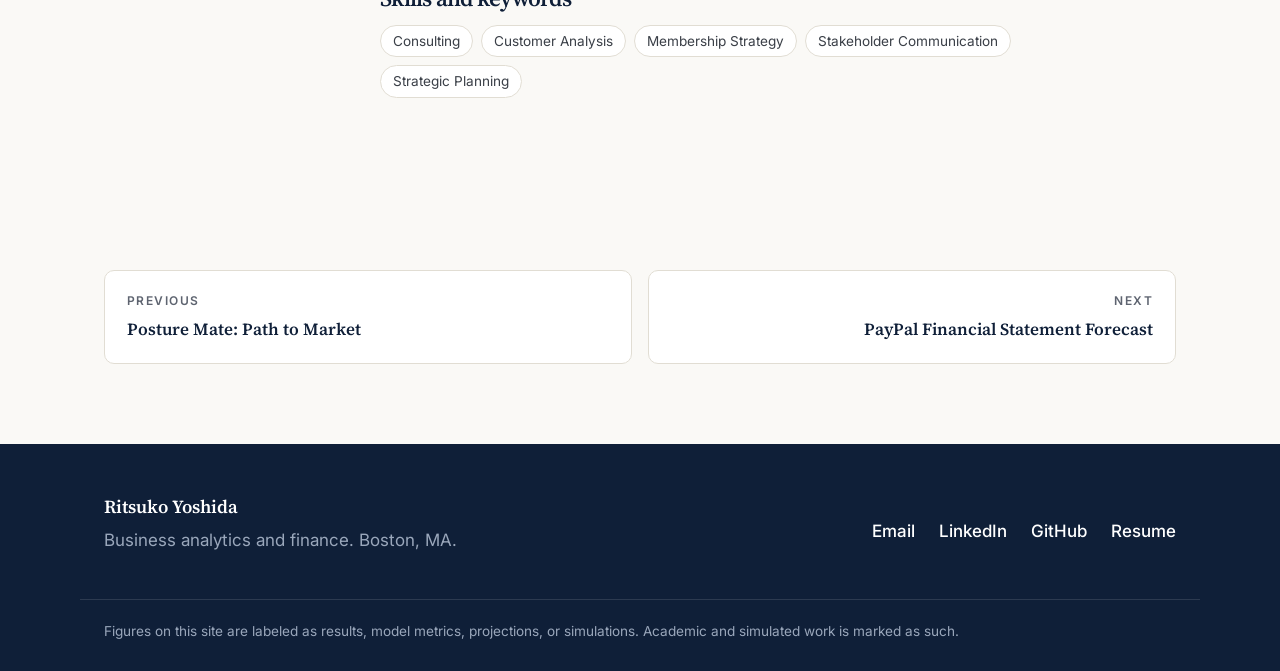
<file: projects/lisc-digital-growth-accelerator.html>
<!doctype html>
<html lang="en">
<head>
<meta charset="utf-8">
<meta name="viewport" content="width=device-width, initial-scale=1">
<script>(function(d){d.classList.add("js");var p=false;try{p=localStorage.getItem("ry-motion")==="paused"}catch(e){}d.dataset.motion=(p||matchMedia("(prefers-reduced-motion: reduce)").matches)?"paused":"playing"})(document.documentElement)</script>
<title>LISC Digital Growth Accelerator | Case Study | Ritsuko Yoshida</title>
<meta name="description" content="A tiered membership strategy for a Boston hair salon. Placed 3rd of 36 teams for Best Action Plan to Drive Sales. The projected retention lift was 15 to 20%.">
<meta name="author" content="Ritsuko Yoshida">
<meta name="robots" content="index, follow">
<link rel="canonical" href="https://ritsuko-yosh.github.io/projects/lisc-digital-growth-accelerator.html">
<meta property="og:type" content="website">
<meta property="og:title" content="LISC Digital Growth Accelerator | Case Study | Ritsuko Yoshida">
<meta property="og:description" content="A tiered membership strategy for a Boston hair salon. Placed 3rd of 36 teams for Best Action Plan to Drive Sales. The projected retention lift was 15 to 20%.">
<meta property="og:url" content="https://ritsuko-yosh.github.io/projects/lisc-digital-growth-accelerator.html">
<meta name="twitter:card" content="summary">
<meta name="theme-color" content="#0f1f38">
<link rel="icon" href="../assets/favicon.svg" type="image/svg+xml">
<link rel="preconnect" href="https://fonts.googleapis.com">
<link rel="preconnect" href="https://fonts.gstatic.com" crossorigin>
<link rel="stylesheet" href="https://fonts.googleapis.com/css2?family=Inter:wght@400;500;600&amp;family=Source+Serif+4:opsz,wght@8..60,500;8..60,600&amp;display=swap">
<link rel="stylesheet" href="../assets/css/styles.css?v=20261026-motion">
<script defer src="../assets/js/main.js?v=20261026-motion"></script>
<script defer src="../assets/js/motion.js?v=20261026-motion"></script>
<link rel="stylesheet" href="../assets/css/brand.css?v=20261026-motion">
<link rel="stylesheet" href="../assets/css/motion.css?v=20261026-motion">
<link rel="stylesheet" href="../assets/css/project-media.css?v=20261027-resume-alignment">
</head>
<body>
<a class="skip" href="#main">Skip to content</a>
<header class="site-header">
  <div class="wrap header-inner">
    <a class="brand" href="../index.html" aria-label="Ritsuko Yoshida, home">
      <span class="brand-mark" aria-hidden="true">RY</span>
      <span class="brand-wordmark"><span class="brand-name">Ritsuko Yoshida</span><span class="brand-subtitle">Finance <span aria-hidden="true">·</span> Analytics <span aria-hidden="true">·</span> Strategy</span></span>
    </a>
    <button class="nav-toggle" type="button" aria-expanded="false" aria-controls="site-nav">
      <span class="sr-only">Menu</span><span class="bars" aria-hidden="true"></span>
    </button>
    <nav id="site-nav" class="site-nav" aria-label="Main">
      <ul><li><a href="../index.html">Home</a></li><li><a href="../about.html">About</a></li><li><a href="../projects.html" aria-current="page">Projects</a></li><li><a href="../experience.html">Experience</a></li><li><a href="../skills.html">Skills</a></li><li><a href="../achievements.html">Achievements</a></li><li><a href="../resume.html">Resume</a></li><li><a href="../contact.html">Contact</a></li></ul>
    </nav>
  </div>
</header>
<main id="main">
<figure class="case-art case-art-evidence"><a href="../assets/project-extracts/lisc-digital-growth-accelerator.pdf" target="_blank" rel="noopener" aria-label="Open full project extract (PDF, new tab)"><img src="../assets/images/lisc-digital-growth-accelerator-extract.jpg" alt="Team screening matrix comparing business priorities by importance and urgency" width="1930" height="954" loading="eager"></a><figcaption>Screening matrix from the team presentation, comparing business priorities by importance and urgency. <a href="../assets/project-extracts/lisc-digital-growth-accelerator.pdf" target="_blank" rel="noopener">View full extract <span class="sr-only">(PDF, new tab)</span> ↗</a></figcaption></figure>
<section class="page-hero cs-hero"><div class="wrap">
  <nav class="crumbs" aria-label="Breadcrumb"><a href="../projects.html">Projects</a> <span aria-hidden="true">/</span> <span>LISC Digital Growth Accelerator</span></nav>
  <ul class="chips"><li>Strategy</li></ul>
  <h1>LISC Digital Growth Accelerator</h1>
  <p class="lead">A tiered membership strategy for a Boston hair salon. Placed 3rd of 36 teams for Best Action Plan to Drive Sales. The projected retention lift was 15 to 20%.</p>
  <dl class="cs-meta">
    <div><dt>Type</dt><dd>Live client consulting competition</dd></div>
    <div><dt>When</dt><dd>Jun 2025 to Aug 2025</dd></div>
    <div><dt>Team</dt><dd>Team project</dd></div>
  </dl>
  <ul class="facts"><li class="fact"><span class="fact-v">3rd of 36</span><span class="fact-l">Teams, Best Action Plan to Drive Sales</span><span class="kind k-result">Result</span></li><li class="fact"><span class="fact-v">7 weeks</span><span class="fact-l">Weekly client presentations</span><span class="kind k-ctx">Context</span></li><li class="fact"><span class="fact-v">15 to 20%</span><span class="fact-l">Projected retention increase</span><span class="kind k-proj">Projection</span></li></ul>
</div></section>
<section class="band"><div class="wrap cs-layout">
  <aside class="cs-toc" aria-label="On this page"><p class="side-h">On this page</p><ol><li><a href="#problem">The business problem</a></li><li><a href="#why">Why it mattered</a></li><li><a href="#role">My role</a></li><li><a href="#data">Data and tools</a></li><li><a href="#process">How I approached it</a></li><li><a href="#findings">Findings</a></li><li><a href="#implications">Business implications</a></li><li><a href="#limitations">Limitations</a></li><li><a href="#shows">What this shows</a></li></ol></aside>
  <article class="cs-body prose">
    <section id="problem" class="cs-sec"><h2>The business problem</h2><p>Design a membership program that would help a Boston hair salon drive sales by bringing customers back more often.</p></section><section id="why" class="cs-sec"><h2>Why it mattered</h2><p>For a small business, keeping an existing customer is usually cheaper than winning a new one. A membership program is one of the few growth levers it can launch without a big budget, but only if it fits how the business already runs.</p></section><section id="role" class="cs-sec"><h2>My role</h2><p>I contributed to customer behavior analysis and the development of a tiered membership strategy as part of the consulting team.</p>
<p>I presented to the client and other teams on Zoom every Friday for seven weeks.</p></section><section id="data" class="cs-sec"><h2>Data and tools</h2><ul><li>Customer visit information and operational context discussed during the client engagement; underlying records are not publicly shared</li><li>LISC Digital Growth Accelerator, with a Boston hair salon client</li></ul></section><section id="process" class="cs-sec"><h2>How I approached it</h2><ul><li><strong>Scoped the goal with the client:</strong> more sales from existing customers.</li><li><strong>Analyzed customer behavior</strong> to see who came back, who did not, and why.</li><li><strong>Designed membership tiers</strong> that matched the client's operations, so the plan could actually be run.</li><li><strong>Refined weekly</strong> using client feedback from the Friday presentations.</li></ul></section><section id="findings" class="cs-sec"><h2>Findings</h2><p>The analysis highlighted opportunities to encourage repeat visits through a membership offering designed around the salon’s operating constraints.</p>
<p>The team estimated the strategy could raise client retention by 15 to 20%. This is a projection made during the engagement, not a result measured after launch.</p></section><section id="implications" class="cs-sec"><h2>Business implications</h2><p>The recommendation was a tiered membership program aligned with the client's operations. It placed 3rd of 36 teams for Best Action Plan to Drive Sales in August 2025.</p></section><section id="limitations" class="cs-sec"><h2>Limitations</h2><ul><li>The 15 to 20% figure is an estimate. The engagement ended before any results could be measured.</li><li>Seven weeks allows a focused plan, not a tested one. A pilot would be the next step.</li></ul></section><section id="shows" class="cs-sec"><h2>What this shows</h2><p>Working with a real client, turning customer analysis into a program the business can run, and presenting recommendations every week to a non technical audience.</p></section>
    
    <section class="cs-sec"><h2>Skills and keywords</h2><ul class="tags"><li>Consulting</li><li>Customer Analysis</li><li>Membership Strategy</li><li>Stakeholder Communication</li><li>Strategic Planning</li></ul></section>
  </article>
</div></section>
<nav class="wrap pager" aria-label="More case studies">
  <a href="../projects/posture-mate-business-case.html"><span class="muted">Previous</span>Posture Mate: Path to Market</a>
  <a href="../projects/paypal-revenue-forecast.html" class="next"><span class="muted">Next</span>PayPal Financial Statement Forecast</a>
</nav>
</main>
<footer class="site-footer">
  <div class="wrap footer-inner">
    <div>
      <p class="footer-name">Ritsuko Yoshida</p>
      <p class="muted">Business analytics and finance. Boston, MA.</p>
    </div>
    <ul class="footer-links">
      <li><a class="" href="mailto:ritsukoyoshida77@gmail.com">Email</a></li>
      <li><a class="" href="https://www.linkedin.com/in/ritsuko-yoshida77/" rel="noopener" target="_blank">LinkedIn</a></li>
      <li><a class="" href="https://github.com/ritsuko-yosh" rel="noopener" target="_blank">GitHub</a></li>
      <li><a href="../resume.html">Resume</a></li>
    </ul>
  </div>
  <div class="wrap footer-note muted">
    <p>Figures on this site are labeled as results, model metrics, projections, or simulations. Academic and simulated work is marked as such.</p>
  </div>
</footer>
</body>
</html>
</file>
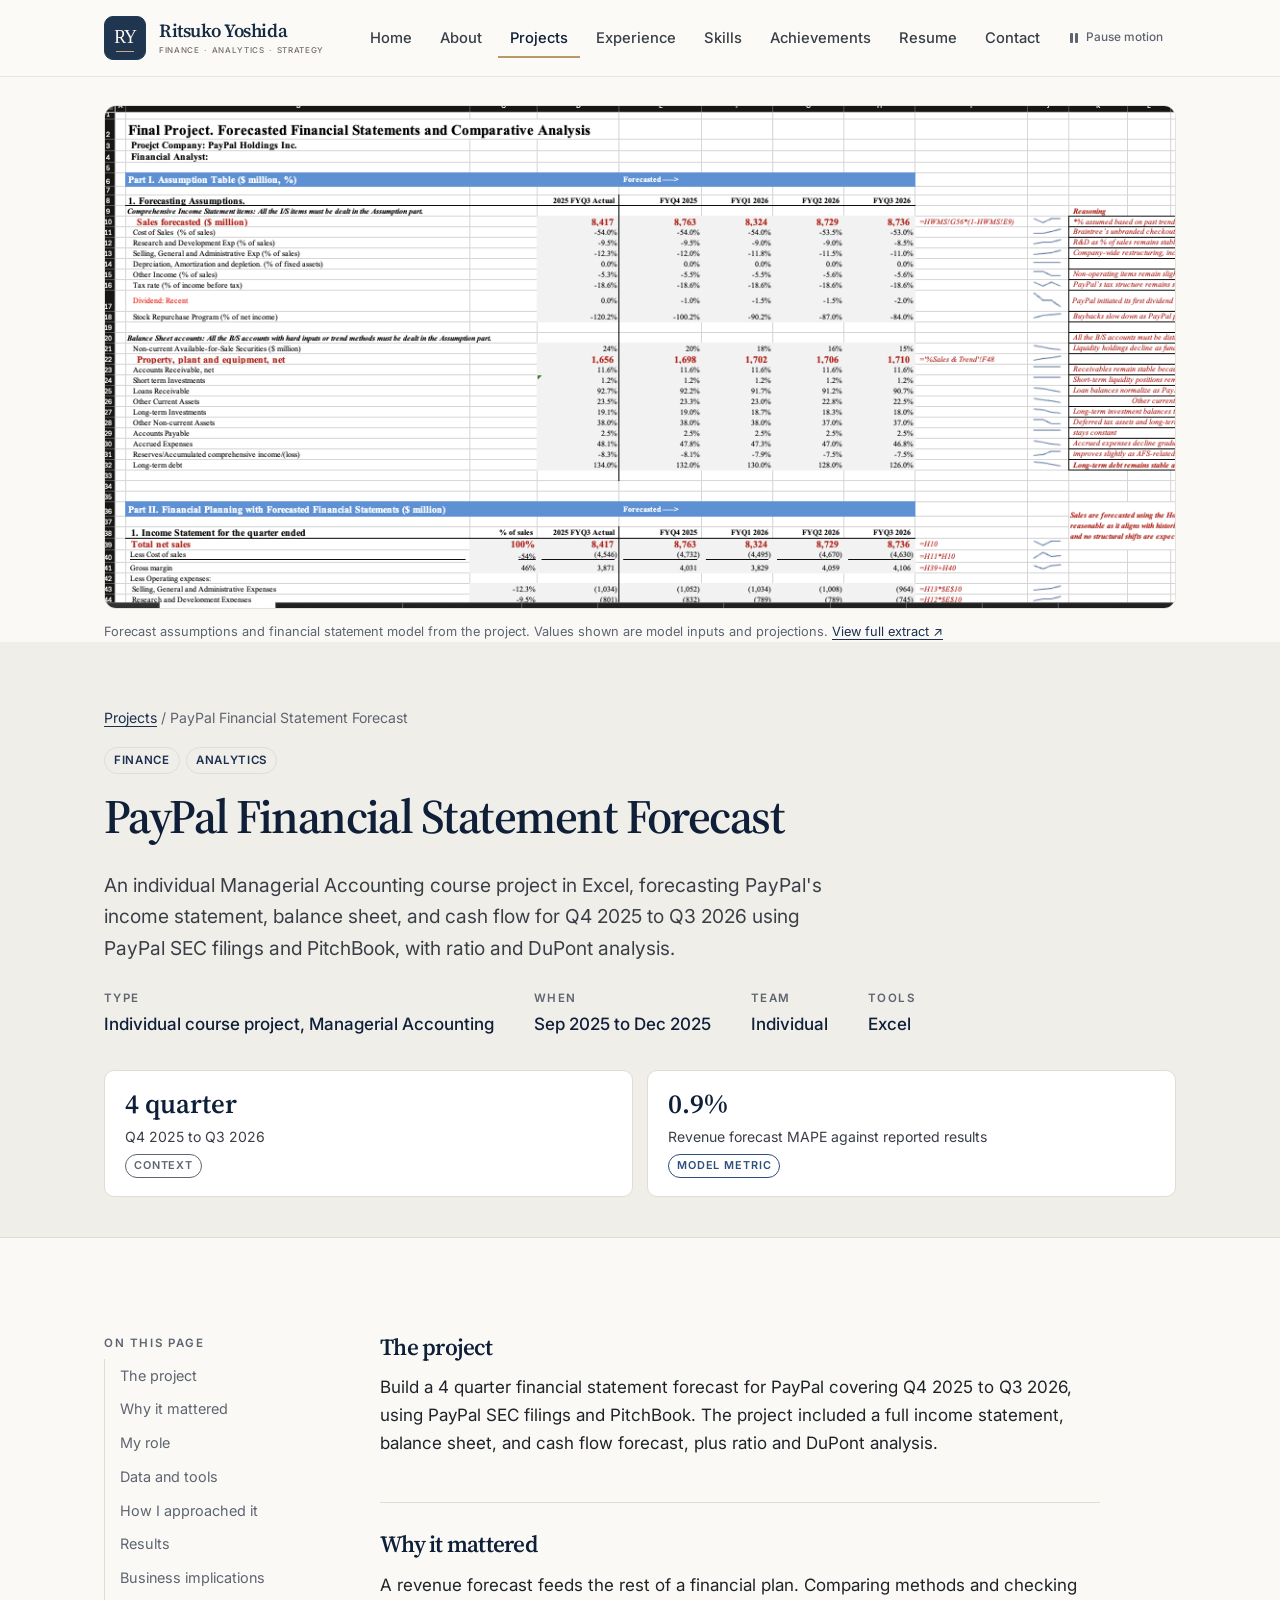
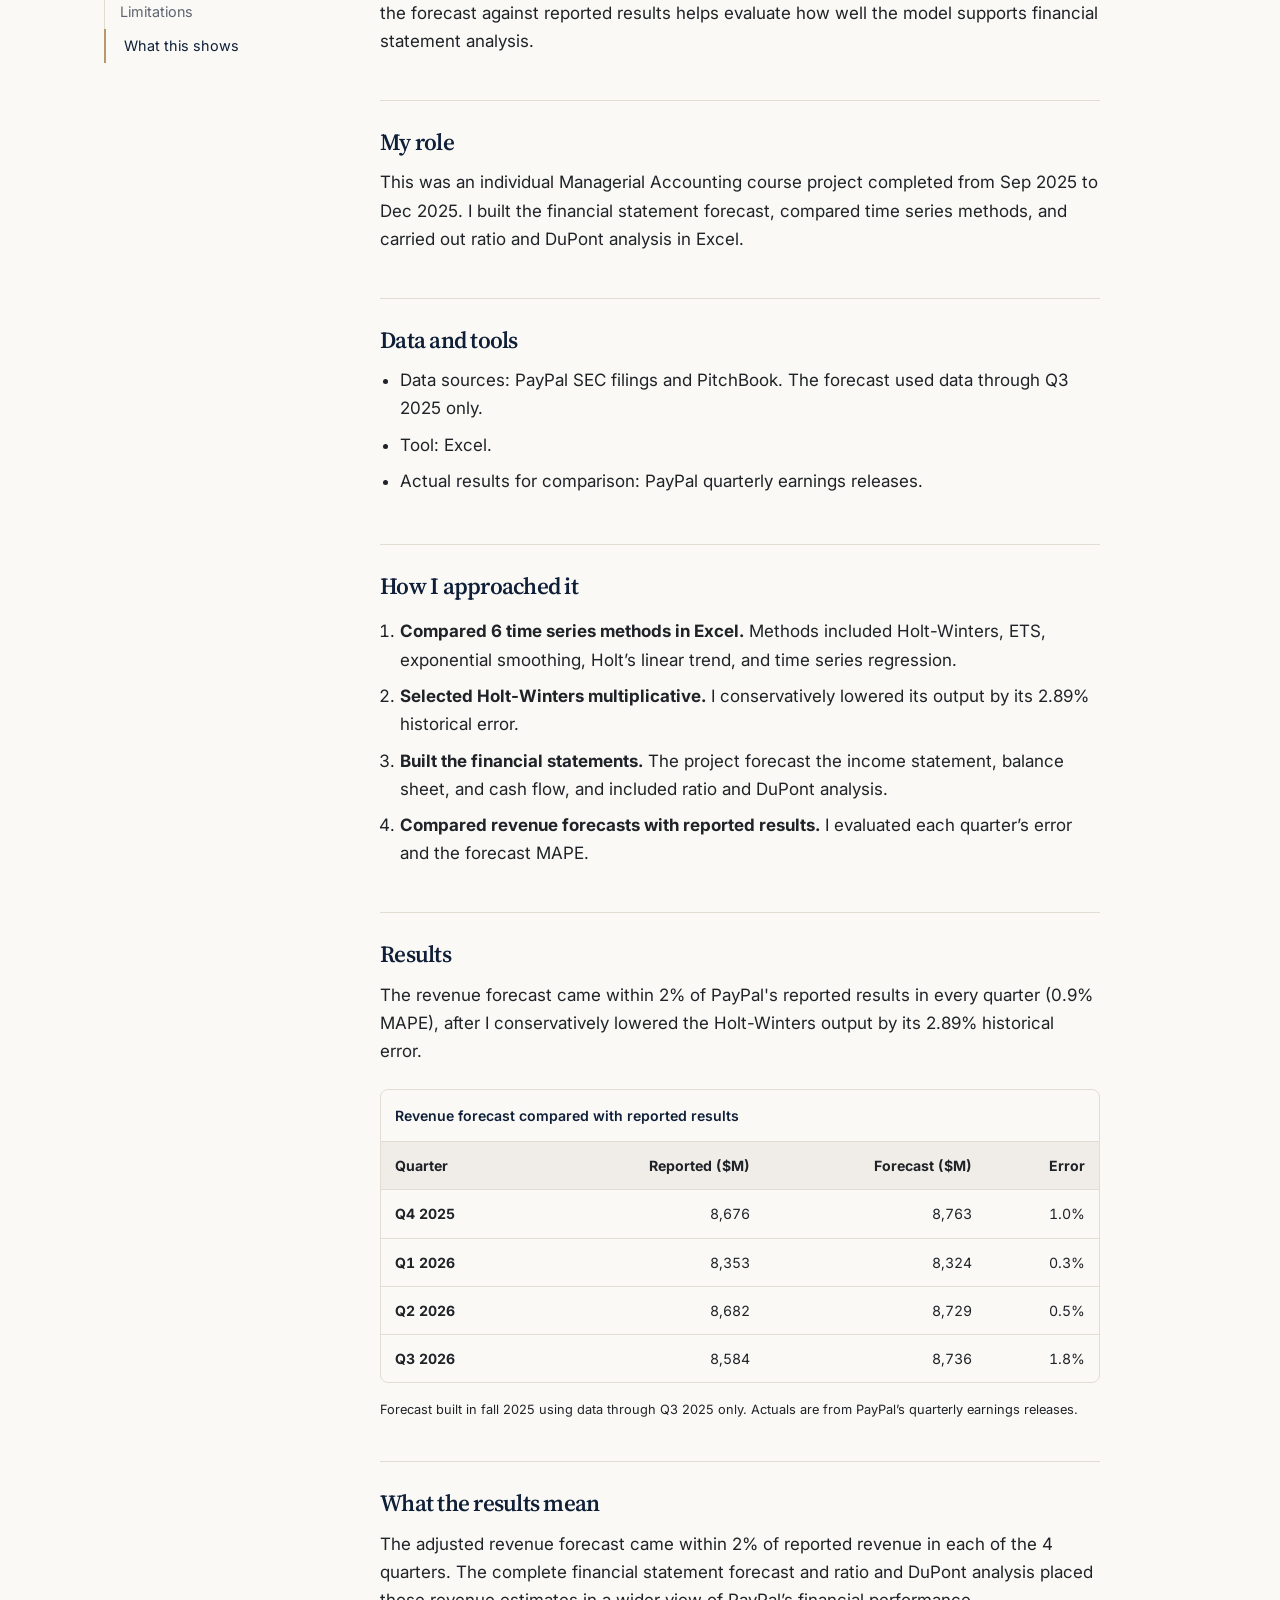
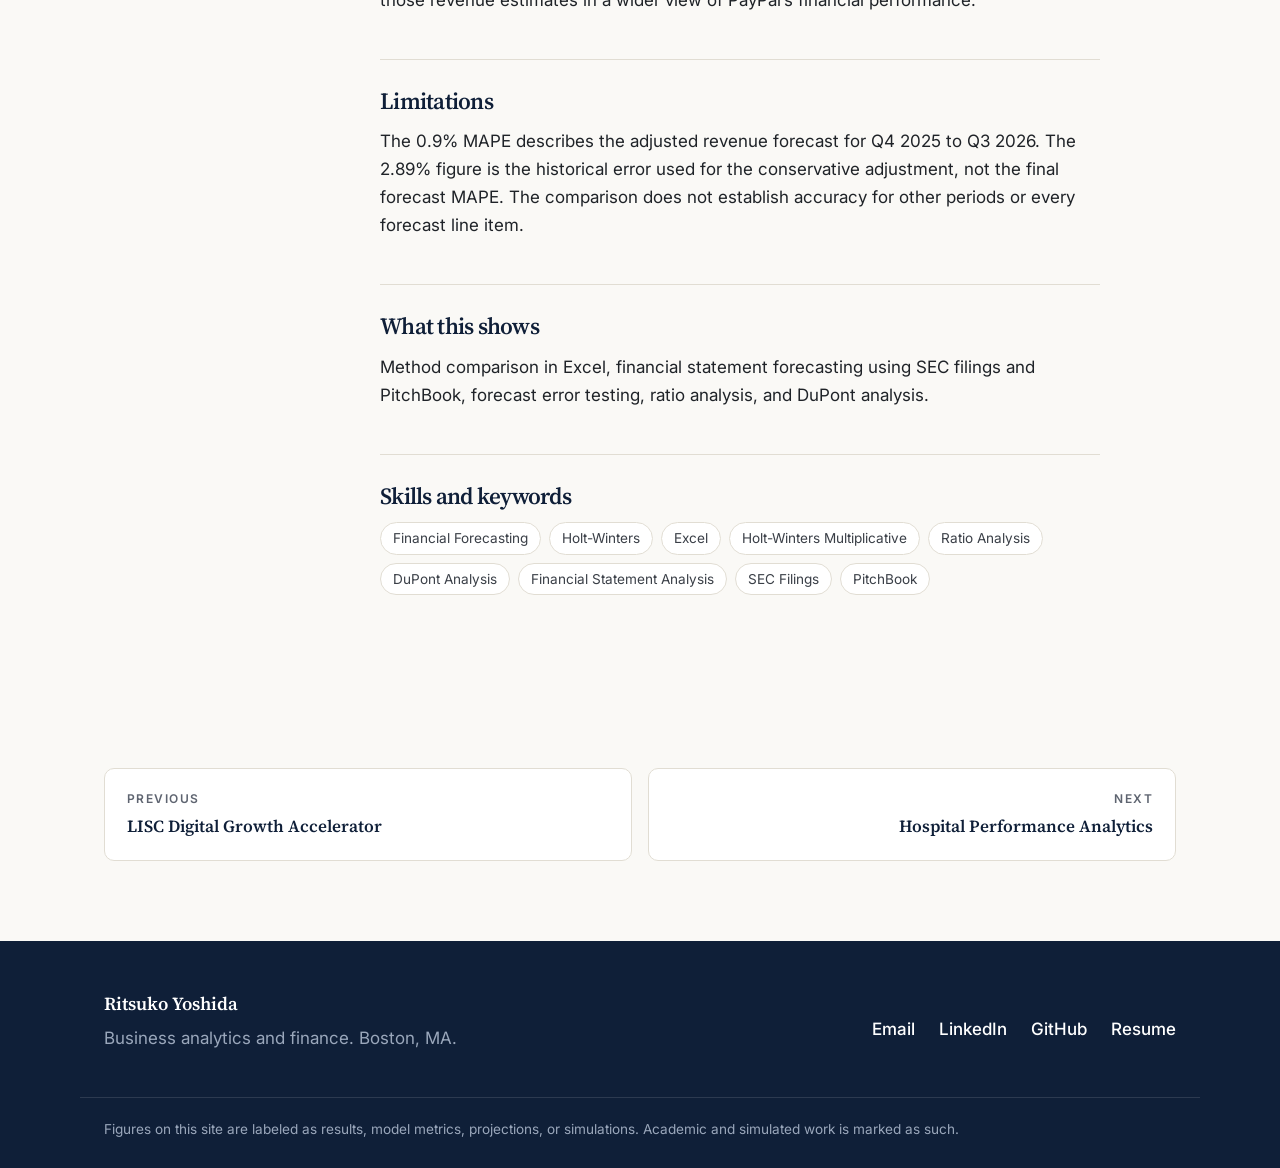
<file: projects/paypal-revenue-forecast.html>
<!doctype html>
<html lang="en">
<head>
<meta charset="utf-8">
<meta name="viewport" content="width=device-width, initial-scale=1">
<script>(function(d){d.classList.add("js");var p=false;try{p=localStorage.getItem("ry-motion")==="paused"}catch(e){}d.dataset.motion=(p||matchMedia("(prefers-reduced-motion: reduce)").matches)?"paused":"playing"})(document.documentElement)</script>
<title>PayPal Financial Statement Forecast | Case Study | Ritsuko Yoshida</title>
<meta name="description" content="PayPal Financial Statement Forecast: a 4 quarter Excel forecast for Q4 2025 to Q3 2026 using PayPal SEC filings and PitchBook, with 0.9% revenue forecast MAPE, ratio and DuPont analysis.">
<meta name="author" content="Ritsuko Yoshida">
<meta name="robots" content="index, follow">
<link rel="canonical" href="https://ritsuko-yosh.github.io/projects/paypal-revenue-forecast.html">
<meta property="og:type" content="website">
<meta property="og:title" content="PayPal Financial Statement Forecast | Case Study | Ritsuko Yoshida">
<meta property="og:description" content="PayPal Financial Statement Forecast: a 4 quarter Excel forecast for Q4 2025 to Q3 2026 using PayPal SEC filings and PitchBook, with 0.9% revenue forecast MAPE, ratio and DuPont analysis.">
<meta property="og:url" content="https://ritsuko-yosh.github.io/projects/paypal-revenue-forecast.html">
<meta name="twitter:card" content="summary">
<meta name="theme-color" content="#0f1f38">
<link rel="icon" href="../assets/favicon.svg" type="image/svg+xml">
<link rel="preconnect" href="https://fonts.googleapis.com">
<link rel="preconnect" href="https://fonts.gstatic.com" crossorigin>
<link rel="stylesheet" href="https://fonts.googleapis.com/css2?family=Inter:wght@400;500;600&amp;family=Source+Serif+4:opsz,wght@8..60,500;8..60,600&amp;display=swap">
<link rel="stylesheet" href="../assets/css/styles.css?v=20261026-motion">
<script defer src="../assets/js/main.js?v=20261026-motion"></script>
<script defer src="../assets/js/motion.js?v=20261026-motion"></script>
<link rel="stylesheet" href="../assets/css/brand.css?v=20261026-motion">
<link rel="stylesheet" href="../assets/css/motion.css?v=20261026-motion">
<link rel="stylesheet" href="../assets/css/project-media.css?v=20261027-resume-alignment">
</head>
<body>
<a class="skip" href="#main">Skip to content</a>
<header class="site-header">
  <div class="wrap header-inner">
    <a class="brand" href="../index.html" aria-label="Ritsuko Yoshida, home">
      <span class="brand-mark" aria-hidden="true">RY</span>
      <span class="brand-wordmark"><span class="brand-name">Ritsuko Yoshida</span><span class="brand-subtitle">Finance <span aria-hidden="true">·</span> Analytics <span aria-hidden="true">·</span> Strategy</span></span>
    </a>
    <button class="nav-toggle" type="button" aria-expanded="false" aria-controls="site-nav">
      <span class="sr-only">Menu</span><span class="bars" aria-hidden="true"></span>
    </button>
    <nav id="site-nav" class="site-nav" aria-label="Main">
      <ul><li><a href="../index.html">Home</a></li><li><a href="../about.html">About</a></li><li><a href="../projects.html" aria-current="page">Projects</a></li><li><a href="../experience.html">Experience</a></li><li><a href="../skills.html">Skills</a></li><li><a href="../achievements.html">Achievements</a></li><li><a href="../resume.html">Resume</a></li><li><a href="../contact.html">Contact</a></li></ul>
    </nav>
  </div>
</header>
<main id="main">
<figure class="case-art case-art-evidence"><a href="../assets/project-extracts/paypal-revenue-forecast.pdf" target="_blank" rel="noopener" aria-label="Open full project extract (PDF, new tab)"><img src="../assets/images/paypal-revenue-forecast-extract.png" alt="PayPal financial forecast assumptions and statement model" width="2226" height="1044" loading="eager"></a><figcaption>Forecast assumptions and financial statement model from the project. Values shown are model inputs and projections. <a href="../assets/project-extracts/paypal-revenue-forecast.pdf" target="_blank" rel="noopener">View full extract <span class="sr-only">(PDF, new tab)</span> ↗</a></figcaption></figure>
<section class="page-hero cs-hero"><div class="wrap">
  <nav class="crumbs" aria-label="Breadcrumb"><a href="../projects.html">Projects</a> <span aria-hidden="true">/</span> <span>PayPal Financial Statement Forecast</span></nav>
  <ul class="chips"><li>Finance</li><li>Analytics</li></ul>
  <h1>PayPal Financial Statement Forecast</h1>
  <p class="lead">An individual Managerial Accounting course project in Excel, forecasting PayPal's income statement, balance sheet, and cash flow for Q4 2025 to Q3 2026 using PayPal SEC filings and PitchBook, with ratio and DuPont analysis.</p>
  <dl class="cs-meta">
    <div><dt>Type</dt><dd>Individual course project, Managerial Accounting</dd></div>
    <div><dt>When</dt><dd>Sep 2025 to Dec 2025</dd></div>
    <div><dt>Team</dt><dd>Individual</dd></div><div><dt>Tools</dt><dd>Excel</dd></div>
  </dl>
  <ul class="facts"><li class="fact"><span class="fact-v">4 quarter</span><span class="fact-l">Q4 2025 to Q3 2026</span><span class="kind k-ctx">Context</span></li><li class="fact"><span class="fact-v">0.9%</span><span class="fact-l">Revenue forecast MAPE against reported results</span><span class="kind k-metric">Model metric</span></li></ul>
</div></section>
<section class="band"><div class="wrap cs-layout">
  <aside class="cs-toc" aria-label="On this page"><p class="side-h">On this page</p><ol><li><a href="#problem">The project</a></li><li><a href="#why">Why it mattered</a></li><li><a href="#role">My role</a></li><li><a href="#data">Data and tools</a></li><li><a href="#process">How I approached it</a></li><li><a href="#findings">Results</a></li><li><a href="#implications">Business implications</a></li><li><a href="#limitations">Limitations</a></li><li><a href="#shows">What this shows</a></li></ol></aside>
  <article class="cs-body prose">
    <section id="problem" class="cs-sec"><h2>The project</h2><p>Build a 4 quarter financial statement forecast for PayPal covering Q4 2025 to Q3 2026, using PayPal SEC filings and PitchBook. The project included a full income statement, balance sheet, and cash flow forecast, plus ratio and DuPont analysis.</p></section><section id="why" class="cs-sec"><h2>Why it mattered</h2><p>A revenue forecast feeds the rest of a financial plan. Comparing methods and checking the forecast against reported results helps evaluate how well the model supports financial statement analysis.</p></section><section id="role" class="cs-sec"><h2>My role</h2><p>This was an individual Managerial Accounting course project completed from Sep 2025 to Dec 2025. I built the financial statement forecast, compared time series methods, and carried out ratio and DuPont analysis in Excel.</p></section><section id="data" class="cs-sec"><h2>Data and tools</h2><ul><li>Data sources: PayPal SEC filings and PitchBook. The forecast used data through Q3 2025 only.</li><li>Tool: Excel.</li><li>Actual results for comparison: PayPal quarterly earnings releases.</li></ul></section><section id="process" class="cs-sec"><h2>How I approached it</h2><ol><li><strong>Compared 6 time series methods in Excel.</strong> Methods included Holt-Winters, ETS, exponential smoothing, Holt’s linear trend, and time series regression.</li><li><strong>Selected Holt-Winters multiplicative.</strong> I conservatively lowered its output by its 2.89% historical error.</li><li><strong>Built the financial statements.</strong> The project forecast the income statement, balance sheet, and cash flow, and included ratio and DuPont analysis.</li><li><strong>Compared revenue forecasts with reported results.</strong> I evaluated each quarter’s error and the forecast MAPE.</li></ol><!-- TODO: The user specified 6 methods but supplied 5 method names. Confirm the sixth method before adding it. --></section><section id="findings" class="cs-sec"><h2>Results</h2><p>The revenue forecast came within 2% of PayPal's reported results in every quarter (0.9% MAPE), after I conservatively lowered the Holt-Winters output by its 2.89% historical error.</p><div class="forecast-results" role="region" aria-label="PayPal quarterly forecast results" tabindex="0"><table><caption>Revenue forecast compared with reported results</caption><thead><tr><th scope="col">Quarter</th><th scope="col">Reported ($M)</th><th scope="col">Forecast ($M)</th><th scope="col">Error</th></tr></thead><tbody><tr><th scope="row">Q4 2025</th><td>8,676</td><td>8,763</td><td>1.0%</td></tr><tr><th scope="row">Q1 2026</th><td>8,353</td><td>8,324</td><td>0.3%</td></tr><tr><th scope="row">Q2 2026</th><td>8,682</td><td>8,729</td><td>0.5%</td></tr><tr><th scope="row">Q3 2026</th><td>8,584</td><td>8,736</td><td>1.8%</td></tr></tbody></table></div><p class="forecast-source">Forecast built in fall 2025 using data through Q3 2025 only. Actuals are from PayPal’s quarterly earnings releases.</p></section><section id="implications" class="cs-sec"><h2>What the results mean</h2><p>The adjusted revenue forecast came within 2% of reported revenue in each of the 4 quarters. The complete financial statement forecast and ratio and DuPont analysis placed those revenue estimates in a wider view of PayPal’s financial performance.</p></section><section id="limitations" class="cs-sec"><h2>Limitations</h2><p>The 0.9% MAPE describes the adjusted revenue forecast for Q4 2025 to Q3 2026. The 2.89% figure is the historical error used for the conservative adjustment, not the final forecast MAPE. The comparison does not establish accuracy for other periods or every forecast line item.</p></section><section id="shows" class="cs-sec"><h2>What this shows</h2><p>Method comparison in Excel, financial statement forecasting using SEC filings and PitchBook, forecast error testing, ratio analysis, and DuPont analysis.</p></section>
    
    <section class="cs-sec"><h2>Skills and keywords</h2><ul class="tags"><li>Financial Forecasting</li><li>Holt-Winters</li><li>Excel</li><li>Holt-Winters Multiplicative</li><li>Ratio Analysis</li><li>DuPont Analysis</li><li>Financial Statement Analysis</li><li>SEC Filings</li><li>PitchBook</li></ul></section>
  </article>
</div></section>
<nav class="wrap pager" aria-label="More case studies">
  <a href="../projects/lisc-digital-growth-accelerator.html"><span class="muted">Previous</span>LISC Digital Growth Accelerator</a>
  <a href="../projects/hospital-performance-analytics.html" class="next"><span class="muted">Next</span>Hospital Performance Analytics</a>
</nav>
</main>
<footer class="site-footer">
  <div class="wrap footer-inner">
    <div>
      <p class="footer-name">Ritsuko Yoshida</p>
      <p class="muted">Business analytics and finance. Boston, MA.</p>
    </div>
    <ul class="footer-links">
      <li><a class="" href="mailto:ritsukoyoshida77@gmail.com">Email</a></li>
      <li><a class="" href="https://www.linkedin.com/in/ritsuko-yoshida77/" rel="noopener" target="_blank">LinkedIn</a></li>
      <li><a class="" href="https://github.com/ritsuko-yosh" rel="noopener" target="_blank">GitHub</a></li>
      <li><a href="../resume.html">Resume</a></li>
    </ul>
  </div>
  <div class="wrap footer-note muted">
    <p>Figures on this site are labeled as results, model metrics, projections, or simulations. Academic and simulated work is marked as such.</p>
  </div>
</footer>
</body>
</html>
</file>
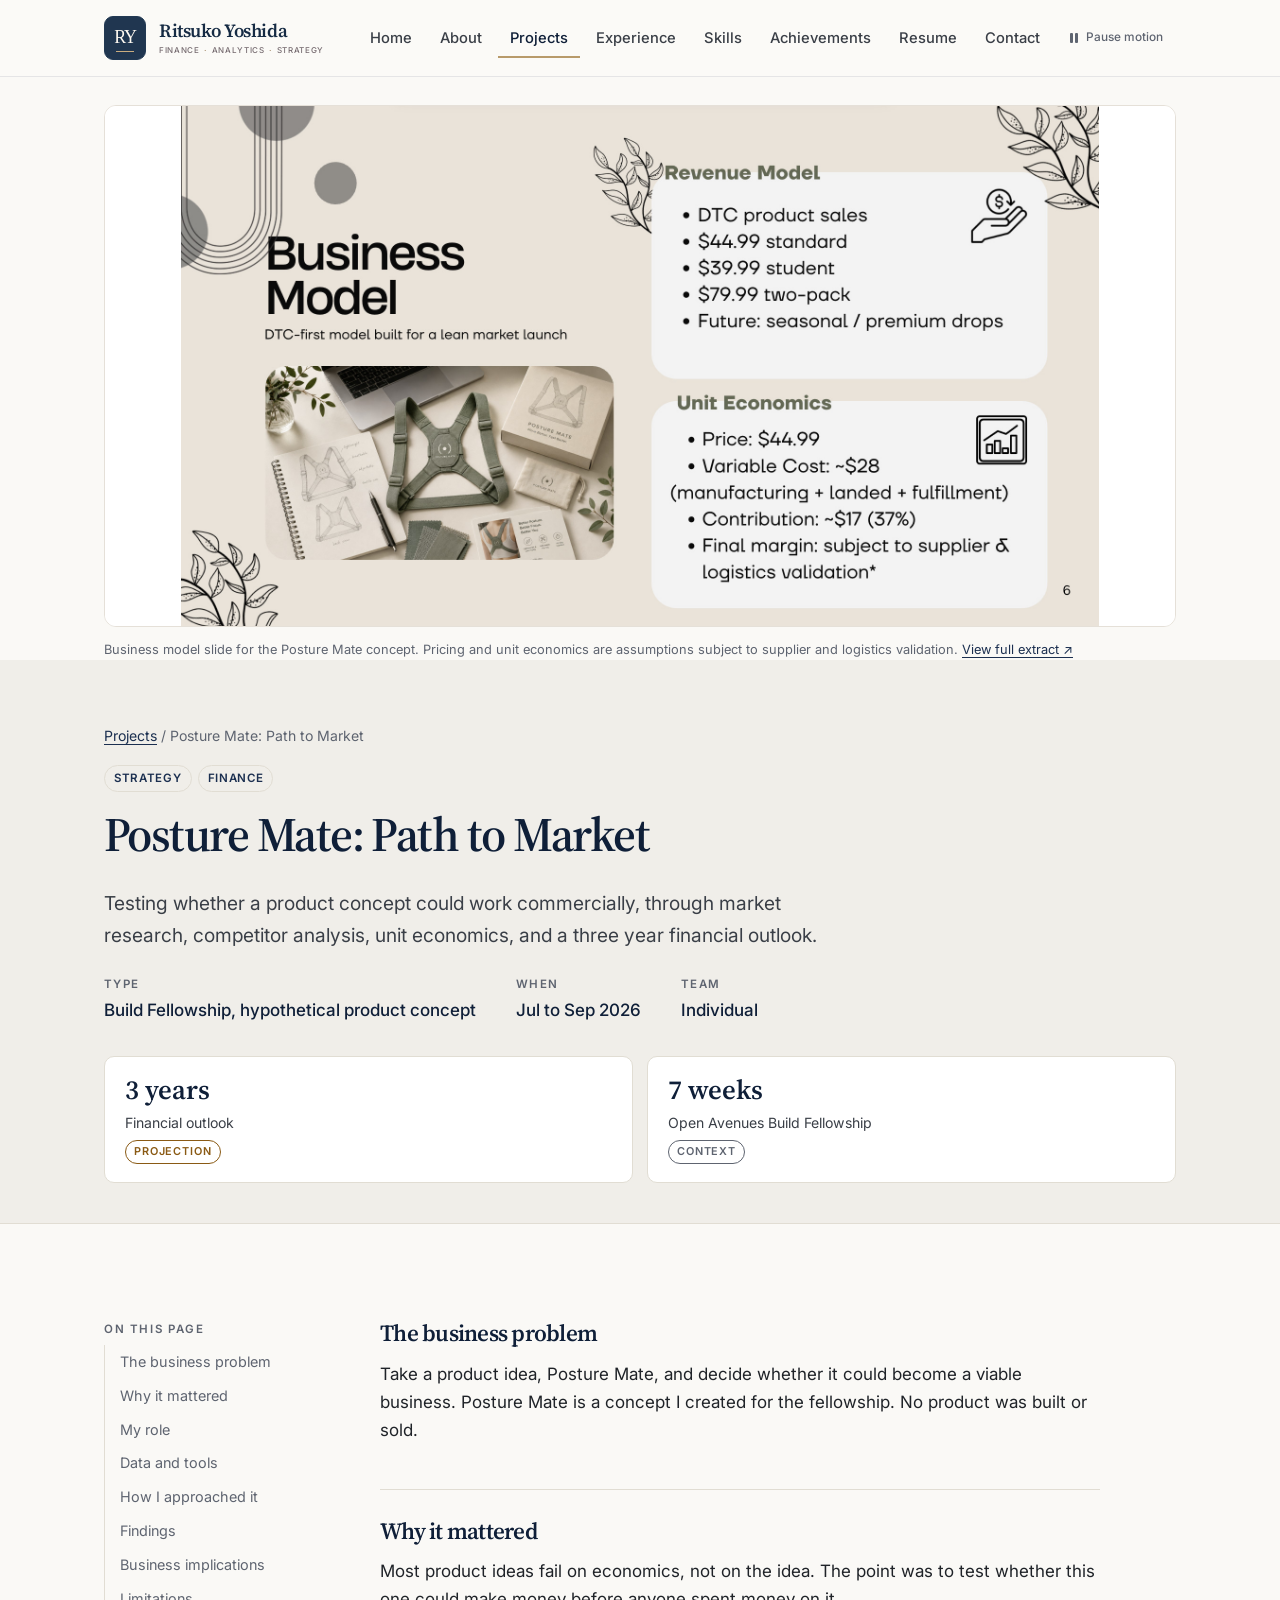
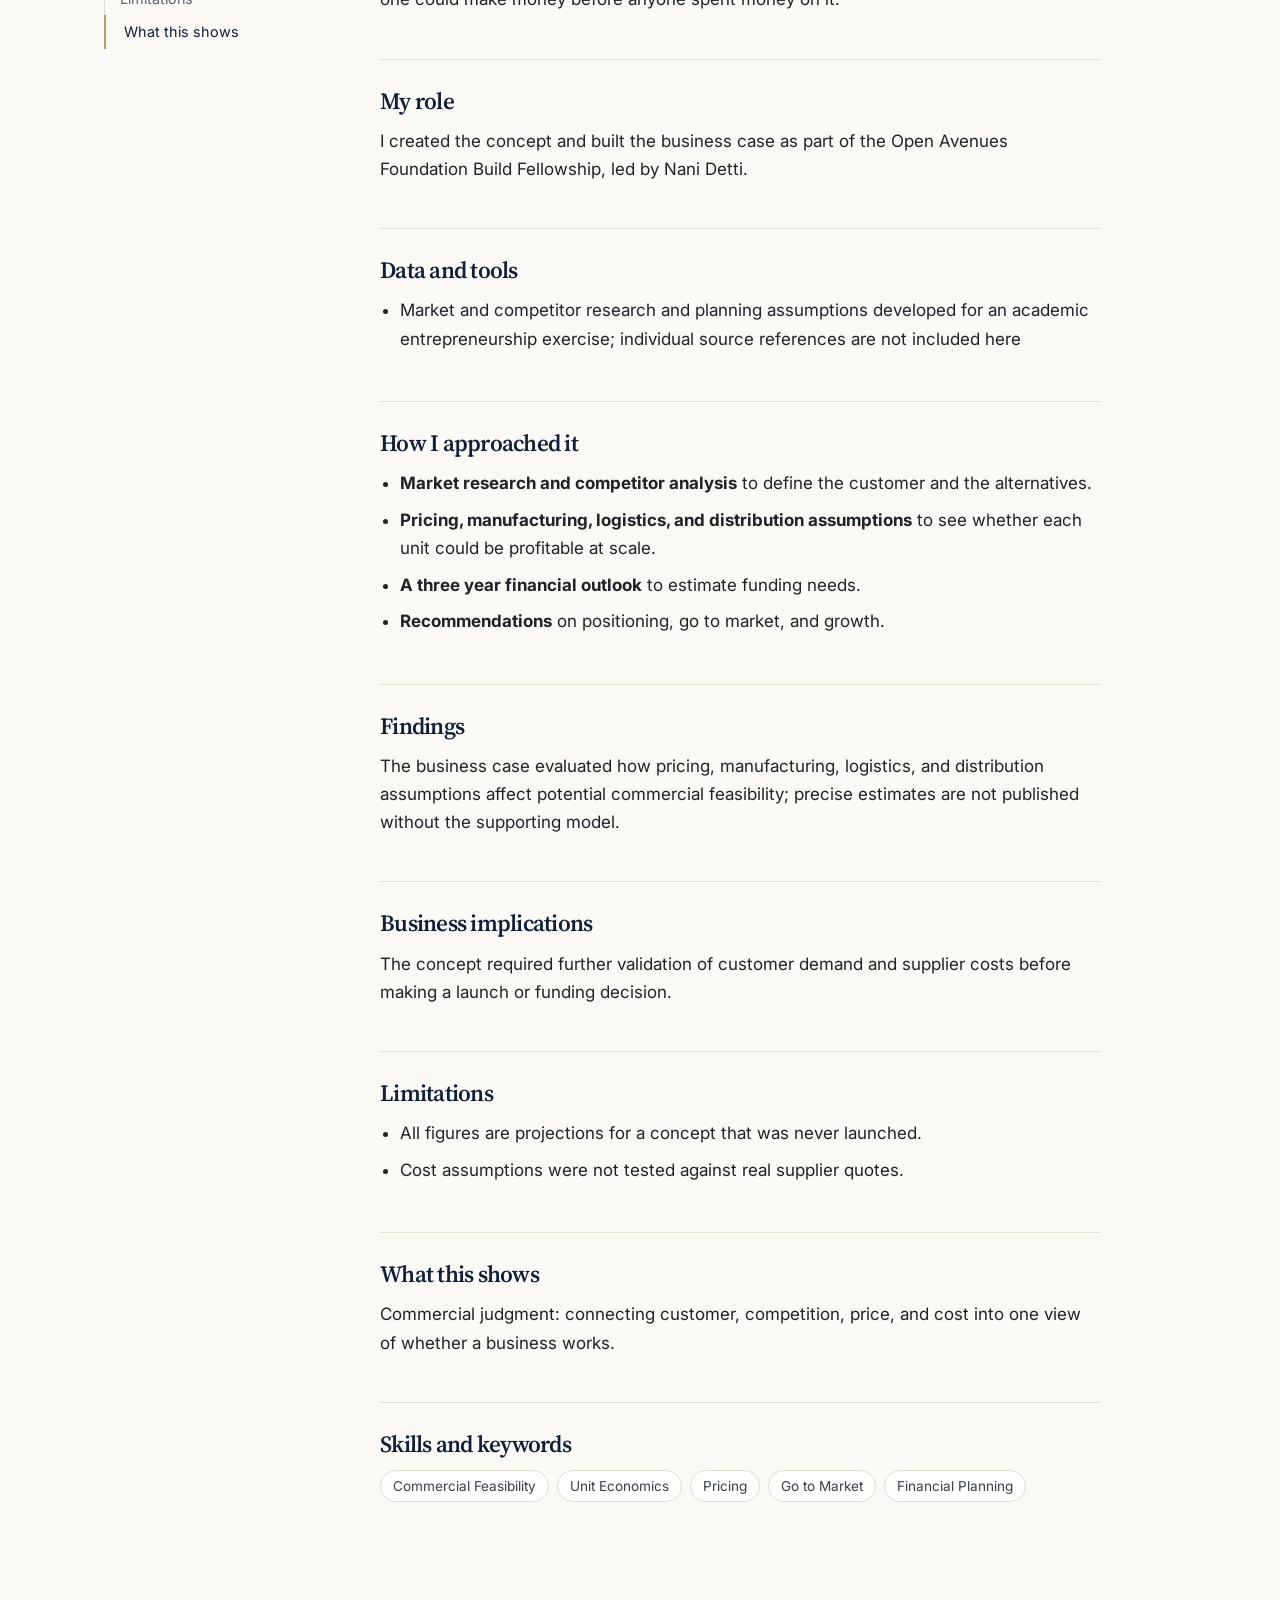
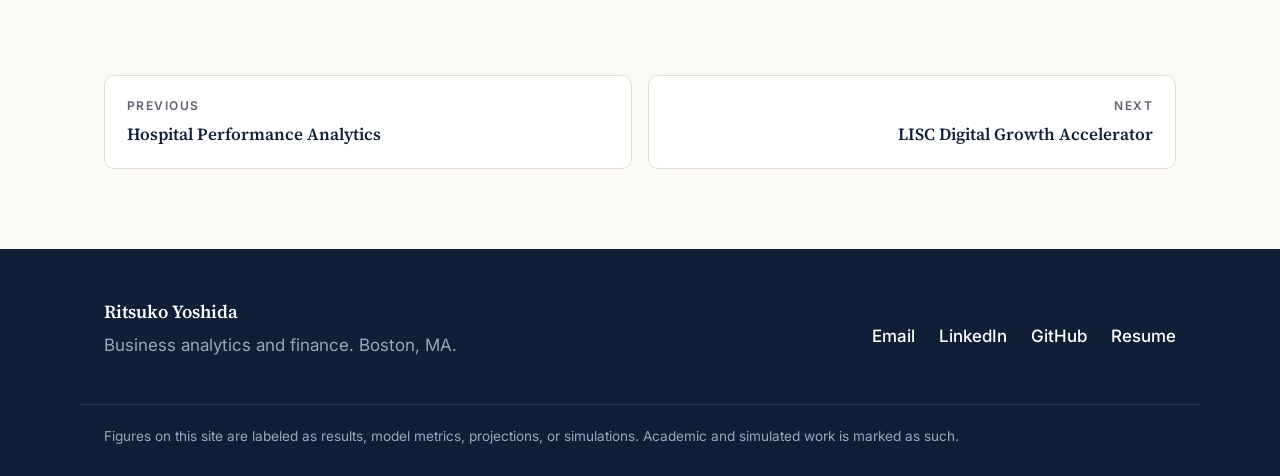
<file: projects/posture-mate-business-case.html>
<!doctype html>
<html lang="en">
<head>
<meta charset="utf-8">
<meta name="viewport" content="width=device-width, initial-scale=1">
<script>(function(d){d.classList.add("js");var p=false;try{p=localStorage.getItem("ry-motion")==="paused"}catch(e){}d.dataset.motion=(p||matchMedia("(prefers-reduced-motion: reduce)").matches)?"paused":"playing"})(document.documentElement)</script>
<title>Posture Mate: Path to Market | Case Study | Ritsuko Yoshida</title>
<meta name="description" content="Testing whether a product concept could work commercially, through market research, competitor analysis, unit economics, and a three year financial outlook.">
<meta name="author" content="Ritsuko Yoshida">
<meta name="robots" content="index, follow">
<link rel="canonical" href="https://ritsuko-yosh.github.io/projects/posture-mate-business-case.html">
<meta property="og:type" content="website">
<meta property="og:title" content="Posture Mate: Path to Market | Case Study | Ritsuko Yoshida">
<meta property="og:description" content="Testing whether a product concept could work commercially, through market research, competitor analysis, unit economics, and a three year financial outlook.">
<meta property="og:url" content="https://ritsuko-yosh.github.io/projects/posture-mate-business-case.html">
<meta name="twitter:card" content="summary">
<meta name="theme-color" content="#0f1f38">
<link rel="icon" href="../assets/favicon.svg" type="image/svg+xml">
<link rel="preconnect" href="https://fonts.googleapis.com">
<link rel="preconnect" href="https://fonts.gstatic.com" crossorigin>
<link rel="stylesheet" href="https://fonts.googleapis.com/css2?family=Inter:wght@400;500;600&amp;family=Source+Serif+4:opsz,wght@8..60,500;8..60,600&amp;display=swap">
<link rel="stylesheet" href="../assets/css/styles.css?v=20261026-motion">
<script defer src="../assets/js/main.js?v=20261026-motion"></script>
<script defer src="../assets/js/motion.js?v=20261026-motion"></script>
<link rel="stylesheet" href="../assets/css/brand.css?v=20261026-motion">
<link rel="stylesheet" href="../assets/css/motion.css?v=20261026-motion">
<link rel="stylesheet" href="../assets/css/project-media.css?v=20261026-extracts">
</head>
<body>
<a class="skip" href="#main">Skip to content</a>
<header class="site-header">
  <div class="wrap header-inner">
    <a class="brand" href="../index.html" aria-label="Ritsuko Yoshida, home">
      <span class="brand-mark" aria-hidden="true">RY</span>
      <span class="brand-wordmark"><span class="brand-name">Ritsuko Yoshida</span><span class="brand-subtitle">Finance <span aria-hidden="true">·</span> Analytics <span aria-hidden="true">·</span> Strategy</span></span>
    </a>
    <button class="nav-toggle" type="button" aria-expanded="false" aria-controls="site-nav">
      <span class="sr-only">Menu</span><span class="bars" aria-hidden="true"></span>
    </button>
    <nav id="site-nav" class="site-nav" aria-label="Main">
      <ul><li><a href="../index.html">Home</a></li><li><a href="../about.html">About</a></li><li><a href="../projects.html" aria-current="page">Projects</a></li><li><a href="../experience.html">Experience</a></li><li><a href="../skills.html">Skills</a></li><li><a href="../achievements.html">Achievements</a></li><li><a href="../resume.html">Resume</a></li><li><a href="../contact.html">Contact</a></li></ul>
    </nav>
  </div>
</header>
<main id="main">
<figure class="case-art case-art-evidence"><a href="../assets/project-extracts/posture-mate-business-case.pdf" target="_blank" rel="noopener" aria-label="Open full project extract (PDF, new tab)"><img src="../assets/images/posture-mate-business-case-extract.jpg" alt="Posture Mate concept business model slide showing proposed pricing and unit economics" width="1940" height="1100" loading="eager"></a><figcaption>Business model slide for the Posture Mate concept. Pricing and unit economics are assumptions subject to supplier and logistics validation. <a href="../assets/project-extracts/posture-mate-business-case.pdf" target="_blank" rel="noopener">View full extract <span class="sr-only">(PDF, new tab)</span> ↗</a></figcaption></figure>
<!-- TODO: Confirm the slide contribution percentage. Approximately $17 divided by $44.99 is about 38%, while the supplied slide states 37%. Preserve the original until the underlying calculation is confirmed. -->
<section class="page-hero cs-hero"><div class="wrap">
  <nav class="crumbs" aria-label="Breadcrumb"><a href="../projects.html">Projects</a> <span aria-hidden="true">/</span> <span>Posture Mate: Path to Market</span></nav>
  <ul class="chips"><li>Strategy</li><li>Finance</li></ul>
  <h1>Posture Mate: Path to Market</h1>
  <p class="lead">Testing whether a product concept could work commercially, through market research, competitor analysis, unit economics, and a three year financial outlook.</p>
  <dl class="cs-meta">
    <div><dt>Type</dt><dd>Build Fellowship, hypothetical product concept</dd></div>
    <div><dt>When</dt><dd>Jul to Sep 2026</dd></div>
    <div><dt>Team</dt><dd>Individual</dd></div>
  </dl>
  <ul class="facts"><li class="fact"><span class="fact-v">3 years</span><span class="fact-l">Financial outlook</span><span class="kind k-proj">Projection</span></li><li class="fact"><span class="fact-v">7 weeks</span><span class="fact-l">Open Avenues Build Fellowship</span><span class="kind k-ctx">Context</span></li></ul>
</div></section>
<section class="band"><div class="wrap cs-layout">
  <aside class="cs-toc" aria-label="On this page"><p class="side-h">On this page</p><ol><li><a href="#problem">The business problem</a></li><li><a href="#why">Why it mattered</a></li><li><a href="#role">My role</a></li><li><a href="#data">Data and tools</a></li><li><a href="#process">How I approached it</a></li><li><a href="#findings">Findings</a></li><li><a href="#implications">Business implications</a></li><li><a href="#limitations">Limitations</a></li><li><a href="#shows">What this shows</a></li></ol></aside>
  <article class="cs-body prose">
    <section id="problem" class="cs-sec"><h2>The business problem</h2><p>Take a product idea, Posture Mate, and decide whether it could become a viable business. Posture Mate is a concept I created for the fellowship. No product was built or sold.</p></section><section id="why" class="cs-sec"><h2>Why it mattered</h2><p>Most product ideas fail on economics, not on the idea. The point was to test whether this one could make money before anyone spent money on it.</p></section><section id="role" class="cs-sec"><h2>My role</h2><p>I created the concept and built the business case as part of the Open Avenues Foundation Build Fellowship, led by Nani Detti.</p></section><section id="data" class="cs-sec"><h2>Data and tools</h2><ul><li>Market and competitor research and planning assumptions developed for an academic entrepreneurship exercise; individual source references are not included here</li></ul></section><section id="process" class="cs-sec"><h2>How I approached it</h2><ul><li><strong>Market research and competitor analysis</strong> to define the customer and the alternatives.</li><li><strong>Pricing, manufacturing, logistics, and distribution assumptions</strong> to see whether each unit could be profitable at scale.</li><li><strong>A three year financial outlook</strong> to estimate funding needs.</li><li><strong>Recommendations</strong> on positioning, go to market, and growth.</li></ul></section><section id="findings" class="cs-sec"><h2>Findings</h2><p>The business case evaluated how pricing, manufacturing, logistics, and distribution assumptions affect potential commercial feasibility; precise estimates are not published without the supporting model.</p></section><section id="implications" class="cs-sec"><h2>Business implications</h2><p>The concept required further validation of customer demand and supplier costs before making a launch or funding decision.</p></section><section id="limitations" class="cs-sec"><h2>Limitations</h2><ul><li>All figures are projections for a concept that was never launched.</li><li>Cost assumptions were not tested against real supplier quotes.</li></ul></section><section id="shows" class="cs-sec"><h2>What this shows</h2><p>Commercial judgment: connecting customer, competition, price, and cost into one view of whether a business works.</p></section>
    
    <section class="cs-sec"><h2>Skills and keywords</h2><ul class="tags"><li>Commercial Feasibility</li><li>Unit Economics</li><li>Pricing</li><li>Go to Market</li><li>Financial Planning</li></ul></section>
  </article>
</div></section>
<nav class="wrap pager" aria-label="More case studies">
  <a href="../projects/hospital-performance-analytics.html"><span class="muted">Previous</span>Hospital Performance Analytics</a>
  <a href="../projects/lisc-digital-growth-accelerator.html" class="next"><span class="muted">Next</span>LISC Digital Growth Accelerator</a>
</nav>
</main>
<footer class="site-footer">
  <div class="wrap footer-inner">
    <div>
      <p class="footer-name">Ritsuko Yoshida</p>
      <p class="muted">Business analytics and finance. Boston, MA.</p>
    </div>
    <ul class="footer-links">
      <li><a class="" href="mailto:ritsukoyoshida77@gmail.com">Email</a></li>
      <li><a class="" href="https://www.linkedin.com/in/ritsuko-yoshida77/" rel="noopener" target="_blank">LinkedIn</a></li>
      <li><a class="" href="https://github.com/ritsuko-yosh" rel="noopener" target="_blank">GitHub</a></li>
      <li><a href="../resume.html">Resume</a></li>
    </ul>
  </div>
  <div class="wrap footer-note muted">
    <p>Figures on this site are labeled as results, model metrics, projections, or simulations. Academic and simulated work is marked as such.</p>
  </div>
</footer>
</body>
</html>
</file>
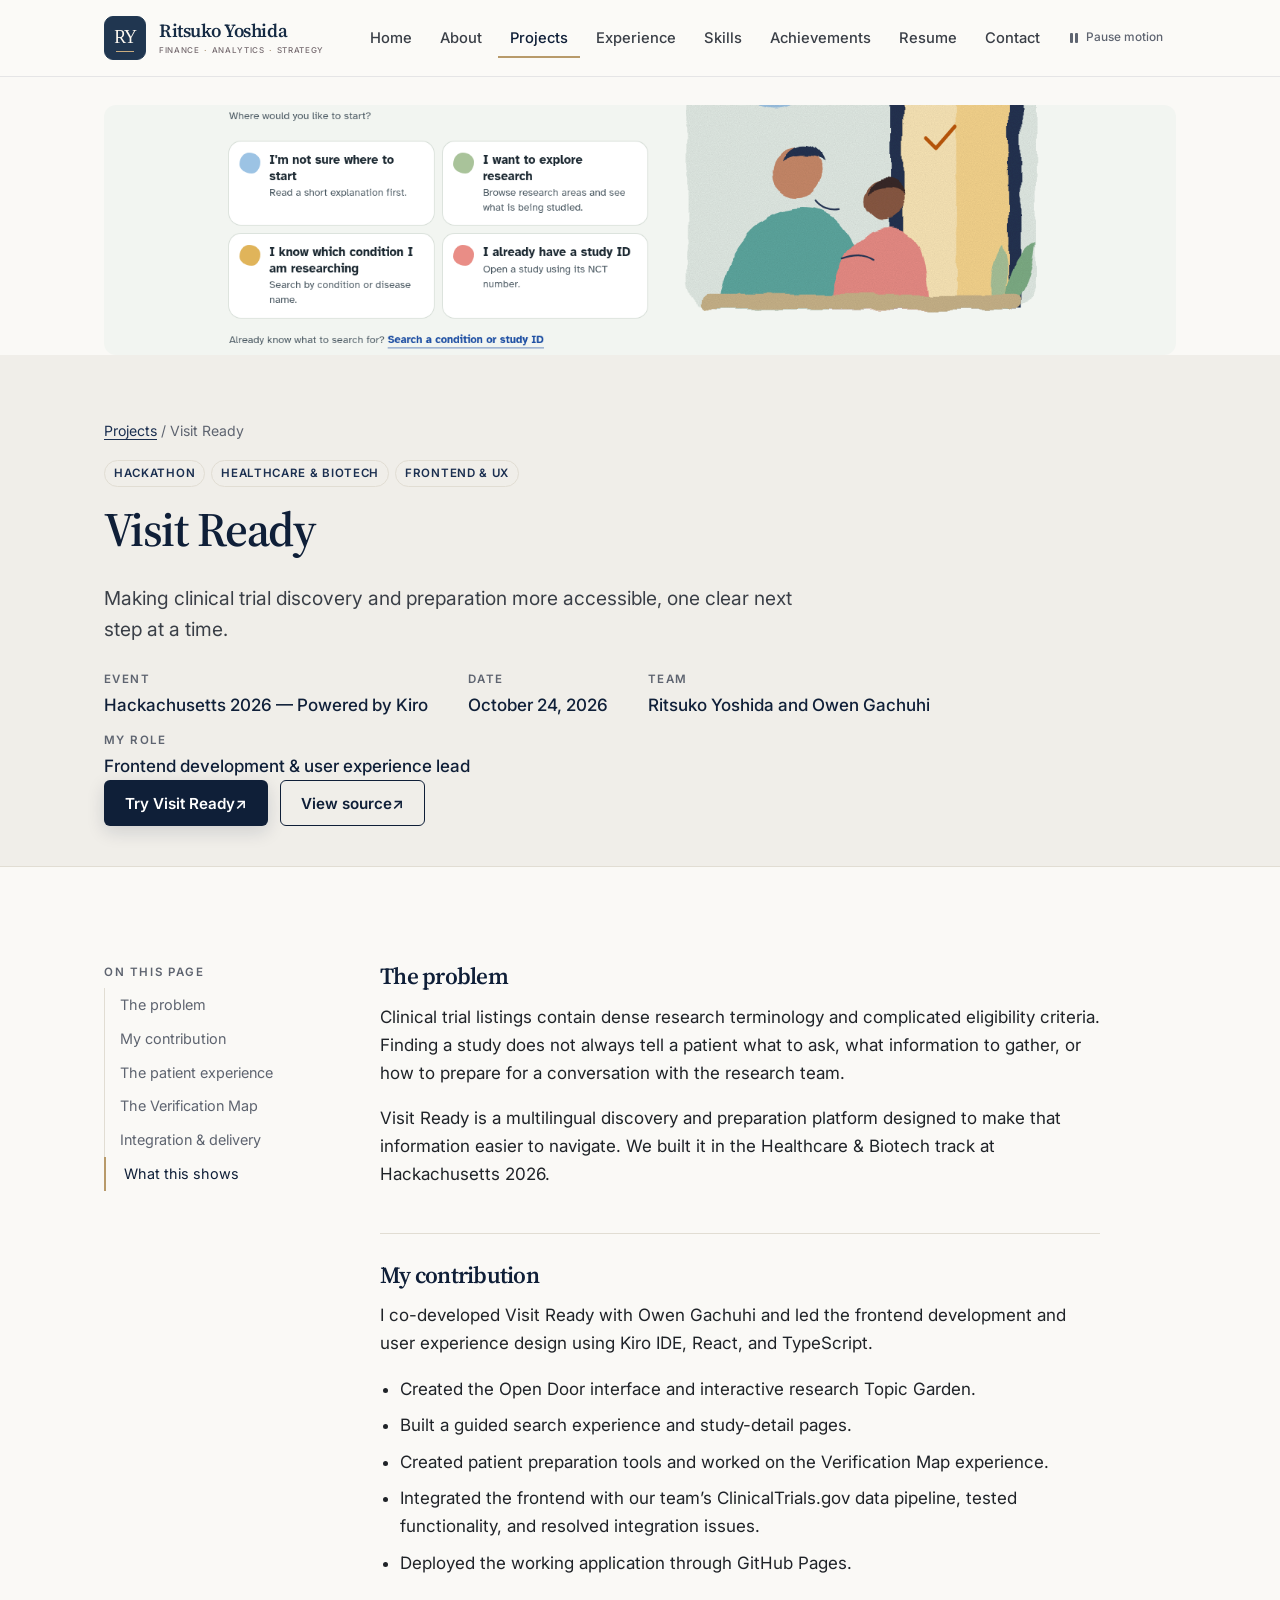
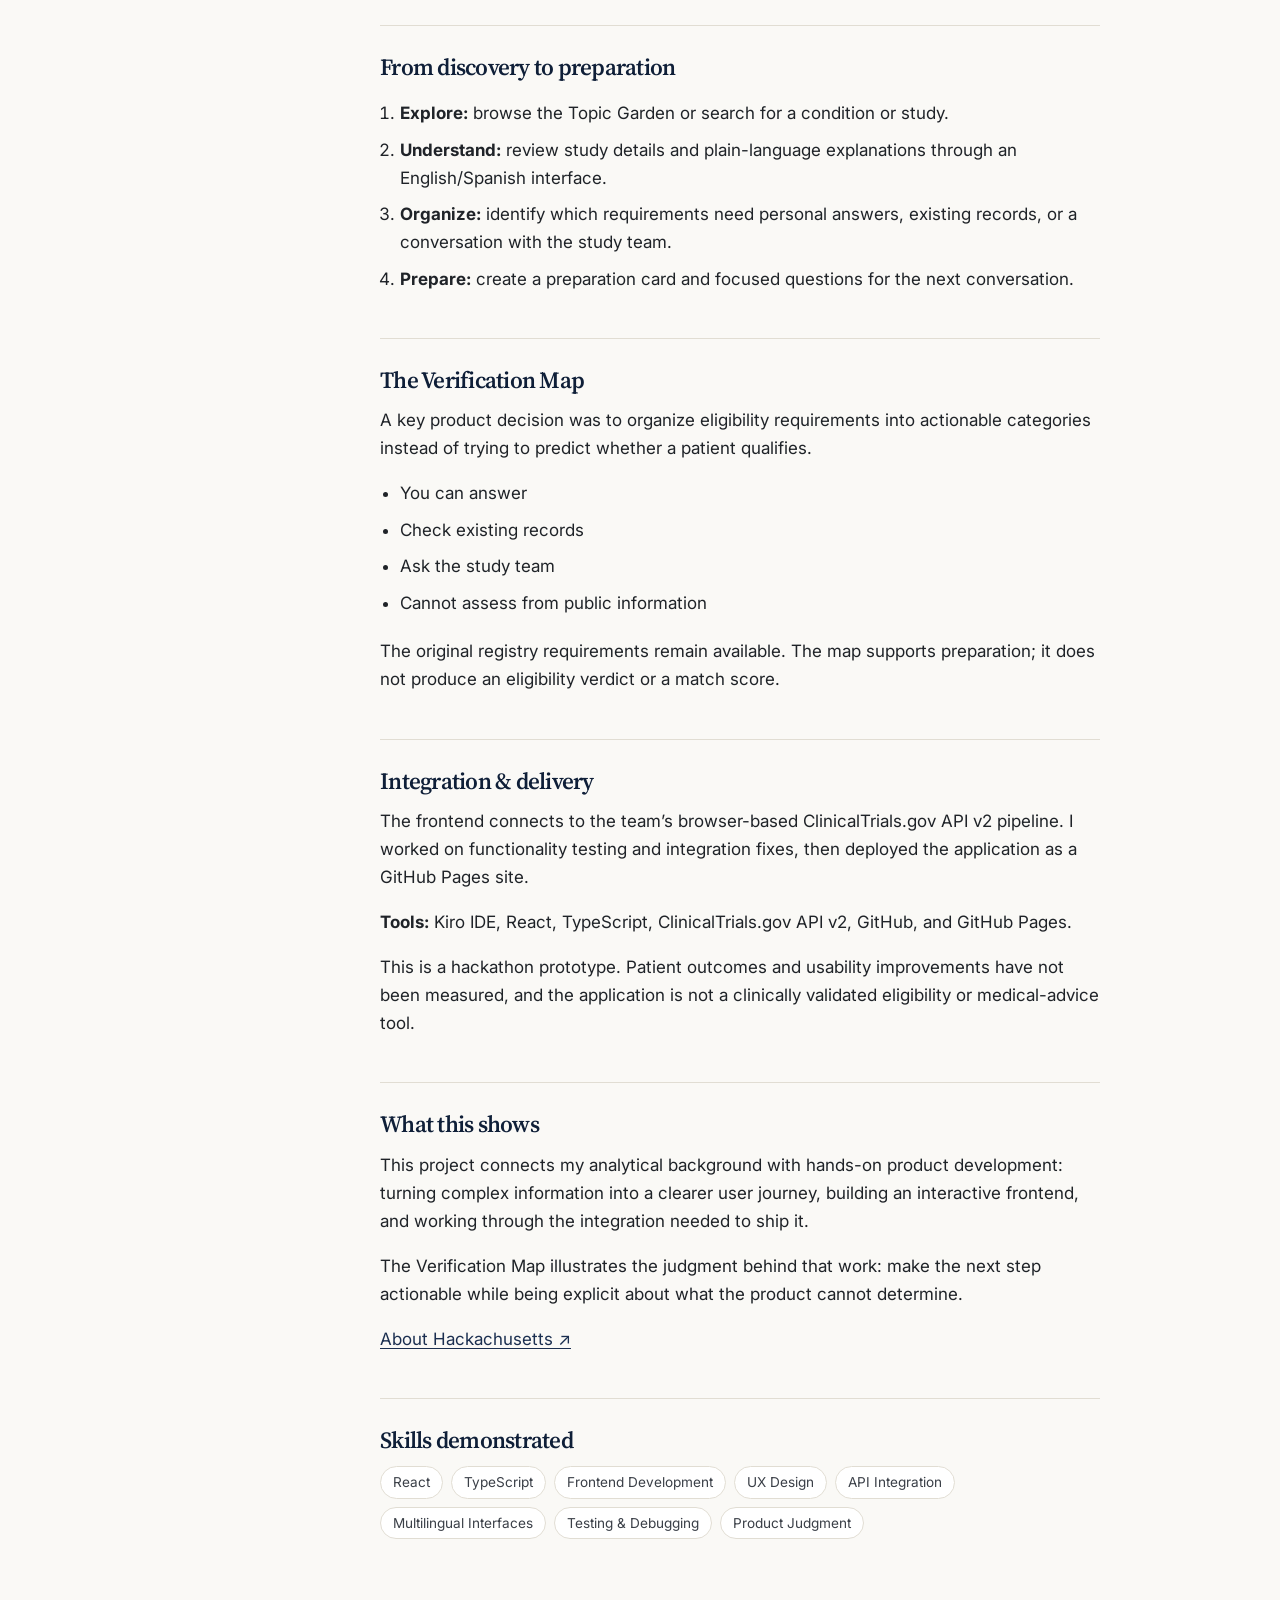
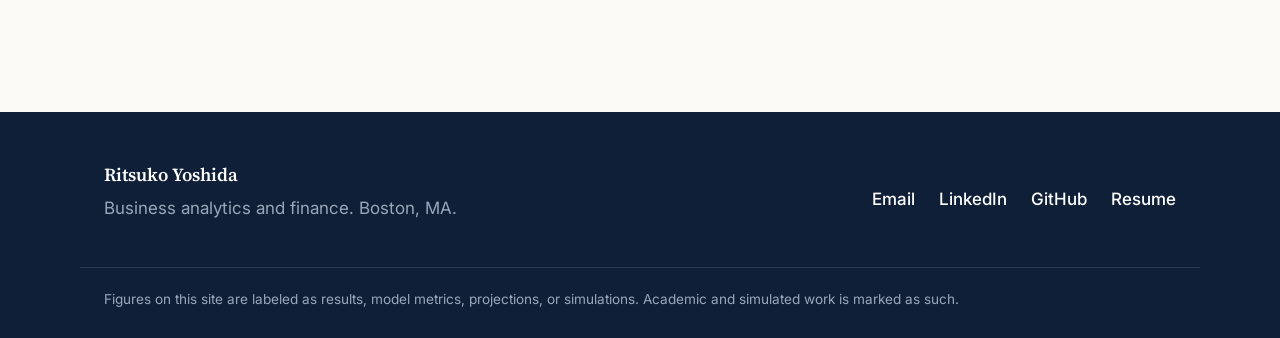
<file: projects/visit-ready.html>
<!doctype html>
<html lang="en">
<head>
<meta charset="utf-8">
<meta name="viewport" content="width=device-width, initial-scale=1">
<script>(function(d){d.classList.add("js");var p=false;try{p=localStorage.getItem("ry-motion")==="paused"}catch(e){}d.dataset.motion=(p||matchMedia("(prefers-reduced-motion: reduce)").matches)?"paused":"playing"})(document.documentElement)</script>
<title>Visit Ready — Hackachusetts 2026 | Case Study | Ritsuko Yoshida</title>
<meta name="description" content="Visit Ready: a multilingual clinical trial discovery and preparation platform. Frontend and UX work by Ritsuko Yoshida at Hackachusetts 2026.">
<meta name="author" content="Ritsuko Yoshida">
<meta name="robots" content="index, follow">
<link rel="canonical" href="https://ritsuko-yosh.github.io/projects/visit-ready.html">
<meta property="og:type" content="website">
<meta property="og:title" content="Visit Ready — Hackachusetts 2026 | Case Study | Ritsuko Yoshida">
<meta property="og:description" content="Visit Ready: a multilingual clinical trial discovery and preparation platform. Frontend and UX work by Ritsuko Yoshida at Hackachusetts 2026.">
<meta property="og:url" content="https://ritsuko-yosh.github.io/projects/visit-ready.html">
<meta name="twitter:card" content="summary">
<meta name="theme-color" content="#0f1f38">
<link rel="icon" href="../assets/favicon.svg" type="image/svg+xml">
<link rel="preconnect" href="https://fonts.googleapis.com">
<link rel="preconnect" href="https://fonts.gstatic.com" crossorigin>
<link rel="stylesheet" href="https://fonts.googleapis.com/css2?family=Inter:wght@400;500;600&amp;family=Source+Serif+4:opsz,wght@8..60,500;8..60,600&amp;display=swap">
<link rel="stylesheet" href="../assets/css/styles.css?v=20261026-motion">
<script defer src="../assets/js/main.js?v=20261026-motion"></script>
<script defer src="../assets/js/motion.js?v=20261026-motion"></script>
<link rel="stylesheet" href="../assets/css/brand.css?v=20261026-motion">
<link rel="stylesheet" href="../assets/css/motion.css?v=20261026-motion">
</head>
<body>
<a class="skip" href="#main">Skip to content</a>
<header class="site-header">
  <div class="wrap header-inner">
    <a class="brand" href="../index.html" aria-label="Ritsuko Yoshida, home">
      <span class="brand-mark" aria-hidden="true">RY</span>
      <span class="brand-wordmark"><span class="brand-name">Ritsuko Yoshida</span><span class="brand-subtitle">Finance <span aria-hidden="true">·</span> Analytics <span aria-hidden="true">·</span> Strategy</span></span>
    </a>
    <button class="nav-toggle" type="button" aria-expanded="false" aria-controls="site-nav">
      <span class="sr-only">Menu</span><span class="bars" aria-hidden="true"></span>
    </button>
    <nav id="site-nav" class="site-nav" aria-label="Main">
      <ul><li><a href="../index.html">Home</a></li><li><a href="../about.html">About</a></li><li><a href="../projects.html" aria-current="page">Projects</a></li><li><a href="../experience.html">Experience</a></li><li><a href="../skills.html">Skills</a></li><li><a href="../achievements.html">Achievements</a></li><li><a href="../resume.html">Resume</a></li><li><a href="../contact.html">Contact</a></li></ul>
    </nav>
  </div>
</header>
<main id="main"><div class="case-art"><img src="../assets/images/visit-ready-preview.png" alt="Visit Ready Open Door interface for clinical trial discovery" loading="eager"></div>
<section class="page-hero cs-hero"><div class="wrap"><nav class="crumbs" aria-label="Breadcrumb"><a href="../projects.html">Projects</a> <span aria-hidden="true">/</span> <span>Visit Ready</span></nav><ul class="chips"><li>Hackathon</li><li>Healthcare &amp; Biotech</li><li>Frontend &amp; UX</li></ul><h1>Visit Ready</h1><p class="lead">Making clinical trial discovery and preparation more accessible, one clear next step at a time.</p>
<dl class="cs-meta"><div><dt>Event</dt><dd>Hackachusetts 2026 — Powered by Kiro</dd></div><div><dt>Date</dt><dd><time datetime="2026-10-24">October 24, 2026</time></dd></div><div><dt>Team</dt><dd>Ritsuko Yoshida and Owen Gachuhi</dd></div><div><dt>My role</dt><dd>Frontend development &amp; user experience lead</dd></div></dl>
<div class="cta-row"><a class="btn btn-primary" href="https://ritsuko-yosh.github.io/research_buddy/" target="_blank" rel="noopener">Try Visit Ready <span class="sr-only">(new tab)</span> ↗</a><a class="btn btn-ghost" href="https://github.com/ritsuko-yosh/research_buddy" target="_blank" rel="noopener">View source <span class="sr-only">(new tab)</span> ↗</a></div></div></section>
<section class="band"><div class="wrap cs-layout"><aside class="cs-toc" aria-label="On this page"><p class="side-h">On this page</p><ol><li><a href="#problem">The problem</a></li><li><a href="#role">My contribution</a></li><li><a href="#experience">The patient experience</a></li><li><a href="#verification">The Verification Map</a></li><li><a href="#delivery">Integration &amp; delivery</a></li><li><a href="#reflection">What this shows</a></li></ol></aside>
<article class="cs-body prose"><section class="cs-sec" id="problem"><h2>The problem</h2><p>Clinical trial listings contain dense research terminology and complicated eligibility criteria. Finding a study does not always tell a patient what to ask, what information to gather, or how to prepare for a conversation with the research team.</p><p>Visit Ready is a multilingual discovery and preparation platform designed to make that information easier to navigate. We built it in the Healthcare &amp; Biotech track at Hackachusetts 2026.</p></section>
<section class="cs-sec" id="role"><h2>My contribution</h2><p>I co-developed Visit Ready with Owen Gachuhi and led the frontend development and user experience design using Kiro IDE, React, and TypeScript.</p><ul><li>Created the Open Door interface and interactive research Topic Garden.</li><li>Built a guided search experience and study-detail pages.</li><li>Created patient preparation tools and worked on the Verification Map experience.</li><li>Integrated the frontend with our team’s ClinicalTrials.gov data pipeline, tested functionality, and resolved integration issues.</li><li>Deployed the working application through GitHub Pages.</li></ul></section>
<section class="cs-sec" id="experience"><h2>From discovery to preparation</h2><ol><li><strong>Explore:</strong> browse the Topic Garden or search for a condition or study.</li><li><strong>Understand:</strong> review study details and plain-language explanations through an English/Spanish interface.</li><li><strong>Organize:</strong> identify which requirements need personal answers, existing records, or a conversation with the study team.</li><li><strong>Prepare:</strong> create a preparation card and focused questions for the next conversation.</li></ol></section>
<section class="cs-sec" id="verification"><h2>The Verification Map</h2><p>A key product decision was to organize eligibility requirements into actionable categories instead of trying to predict whether a patient qualifies.</p><ul><li>You can answer</li><li>Check existing records</li><li>Ask the study team</li><li>Cannot assess from public information</li></ul><p>The original registry requirements remain available. The map supports preparation; it does not produce an eligibility verdict or a match score.</p></section>
<section class="cs-sec" id="delivery"><h2>Integration &amp; delivery</h2><p>The frontend connects to the team’s browser-based ClinicalTrials.gov API v2 pipeline. I worked on functionality testing and integration fixes, then deployed the application as a GitHub Pages site.</p><p><strong>Tools:</strong> Kiro IDE, React, TypeScript, ClinicalTrials.gov API v2, GitHub, and GitHub Pages.</p><p>This is a hackathon prototype. Patient outcomes and usability improvements have not been measured, and the application is not a clinically validated eligibility or medical-advice tool.</p></section>
<section class="cs-sec" id="reflection"><h2>What this shows</h2><p>This project connects my analytical background with hands-on product development: turning complex information into a clearer user journey, building an interactive frontend, and working through the integration needed to ship it.</p><p>The Verification Map illustrates the judgment behind that work: make the next step actionable while being explicit about what the product cannot determine.</p><p><a href="https://massaicoalition.com/hackachusetts/" target="_blank" rel="noopener">About Hackachusetts <span class="sr-only">(new tab)</span> ↗</a></p></section>
<section class="cs-sec"><h2>Skills demonstrated</h2><ul class="tags"><li>React</li><li>TypeScript</li><li>Frontend Development</li><li>UX Design</li><li>API Integration</li><li>Multilingual Interfaces</li><li>Testing &amp; Debugging</li><li>Product Judgment</li></ul></section></article></div></section></main><footer class="site-footer">
  <div class="wrap footer-inner">
    <div>
      <p class="footer-name">Ritsuko Yoshida</p>
      <p class="muted">Business analytics and finance. Boston, MA.</p>
    </div>
    <ul class="footer-links">
      <li><a class="" href="mailto:ritsukoyoshida77@gmail.com">Email</a></li>
      <li><a class="" href="https://www.linkedin.com/in/ritsuko-yoshida77/" rel="noopener" target="_blank">LinkedIn</a></li>
      <li><a class="" href="https://github.com/ritsuko-yosh" rel="noopener" target="_blank">GitHub</a></li>
      <li><a href="../resume.html">Resume</a></li>
    </ul>
  </div>
  <div class="wrap footer-note muted">
    <p>Figures on this site are labeled as results, model metrics, projections, or simulations. Academic and simulated work is marked as such.</p>
  </div>
</footer>
</body>
</html>
</file>
<file: assets/css/styles.css>
/* Ritsuko Yoshida portfolio. Single stylesheet, no framework. */
:root {
  --navy: #0f1f38;
  --navy-2: #1b2f50;
  --ink: #1f2328;
  --charcoal: #3a3f47;
  --muted: #5e6470;
  --paper: #fbfaf7;
  --off: #f3f1ec;
  --line: #e1ddd3;
  --brass: #7d6236;
  --brass-soft: #b89a6a;
  --white: #ffffff;

  --k-result: #2f6b4f;
  --k-metric: #2c4f7c;
  --k-proj: #8a5a14;
  --k-sim: #5b4b7a;
  --k-ctx: #5e6470;

  --serif: "Source Serif 4", Georgia, "Times New Roman", serif;
  --sans: "Inter", system-ui, -apple-system, "Segoe UI", Roboto, "Hiragino Sans", "Noto Sans JP", sans-serif;

  --wrap: 1120px;
  --radius: 6px;
  --shadow: 0 1px 2px rgba(15, 31, 56, .06), 0 8px 24px rgba(15, 31, 56, .06);
  --ease: cubic-bezier(.2, .7, .2, 1);
}

*, *::before, *::after { box-sizing: border-box; }
html { -webkit-text-size-adjust: 100%; scroll-behavior: smooth; }
@media (prefers-reduced-motion: reduce) { html { scroll-behavior: auto; } }
body {
  margin: 0; background: var(--paper); color: var(--ink);
  font-family: var(--sans); font-size: 17px; line-height: 1.65;
  -webkit-font-smoothing: antialiased; text-rendering: optimizeLegibility;
}
img { max-width: 100%; height: auto; }
a { color: var(--navy-2); text-decoration-thickness: 1px; text-underline-offset: 3px; }
a:hover { color: var(--brass); }
:focus-visible { outline: 2px solid var(--brass); outline-offset: 3px; border-radius: 2px; }
h1, h2, h3 { font-family: var(--serif); font-weight: 600; color: var(--navy); line-height: 1.2; letter-spacing: -.01em; margin: 0 0 .5em; }
h1 { font-size: clamp(2.3rem, 5vw, 3.6rem); }
h2 { font-size: clamp(1.55rem, 3vw, 2.1rem); }
h3 { font-size: 1.2rem; }
p { margin: 0 0 1em; }
ul, ol { padding-left: 1.2em; }
.sr-only { position: absolute; width: 1px; height: 1px; overflow: hidden; clip: rect(0 0 0 0); white-space: nowrap; }
.muted { color: var(--muted); }
.wrap { max-width: var(--wrap); margin: 0 auto; padding: 0 24px; }
@media (max-width: 600px) { .wrap { padding: 0 16px; } body { font-size: 16px; } }

.skip { position: absolute; left: -999px; top: 8px; background: var(--navy); color: #fff; padding: 8px 14px; z-index: 100; border-radius: var(--radius); }
.skip:focus { left: 8px; color: #fff; }

/* Placeholder marks: visible on purpose so nothing unfinished gets published */
mark.ph {
  background: #fff3c4; color: #5a4300; border: 1px dashed #c99a06; border-radius: 3px;
  padding: 0 .3em; font-size: .9em; font-family: var(--sans); font-weight: 500;
}

/* ---------- Header ---------- */
.site-header { position: sticky; top: 0; z-index: 50; background: rgba(251, 250, 247, .92); backdrop-filter: saturate(1.4) blur(8px); border-bottom: 1px solid var(--line); }
.header-inner { display: flex; align-items: center; justify-content: space-between; height: 68px; }
.brand { display: flex; align-items: center; gap: 12px; text-decoration: none; color: var(--navy); }
.brand-mark { display: grid; place-items: center; width: 36px; height: 36px; border-radius: 4px; background: var(--navy); color: #fff; font-family: var(--serif); font-weight: 600; font-size: .95rem; letter-spacing: .04em; }
.brand-name { font-family: var(--serif); font-weight: 600; font-size: 1.1rem; }
.site-nav ul { display: flex; gap: 4px; list-style: none; margin: 0; padding: 0; }
.site-nav a { display: block; padding: 8px 12px; font-size: .92rem; font-weight: 500; color: var(--charcoal); text-decoration: none; border-radius: 4px; transition: color .2s, background .2s; }
.site-nav a:hover { color: var(--navy); background: var(--off); }
.site-nav a[aria-current="page"] { color: var(--navy); box-shadow: inset 0 -2px 0 var(--brass-soft); border-radius: 0; }
.nav-toggle { display: none; background: none; border: 0; width: 44px; height: 44px; cursor: pointer; }
.bars, .bars::before, .bars::after { display: block; width: 22px; height: 2px; background: var(--navy); position: relative; transition: transform .25s var(--ease), opacity .2s; margin: 0 auto; }
.bars::before, .bars::after { content: ""; position: absolute; left: 0; }
.bars::before { top: -7px; } .bars::after { top: 7px; }
.nav-toggle[aria-expanded="true"] .bars { background: transparent; }
.nav-toggle[aria-expanded="true"] .bars::before { transform: translateY(7px) rotate(45deg); }
.nav-toggle[aria-expanded="true"] .bars::after { transform: translateY(-7px) rotate(-45deg); }
@media (max-width: 1080px) {
  .nav-toggle { display: block; }
  .site-nav { position: absolute; top: 68px; left: 0; right: 0; background: var(--paper); border-bottom: 1px solid var(--line); display: none; }
  .site-nav.open { display: block; }
  .site-nav ul { flex-direction: column; padding: 8px 16px 16px; }
  .site-nav a { padding: 12px 8px; font-size: 1rem; }
  .site-nav a[aria-current="page"] { box-shadow: inset 3px 0 0 var(--brass-soft); padding-left: 14px; }
  .js .site-nav { display: none; } .js .site-nav.open { display: block; }
}
/* Without JS, the mobile menu stays visible */
@media (max-width: 880px) { html:not(.js) .site-nav { display: block; position: static; } html:not(.js) .nav-toggle { display: none; } html:not(.js) .header-inner { height: auto; flex-wrap: wrap; padding-top: 12px; } }

/* ---------- Buttons ---------- */
.btn { display: inline-flex; align-items: center; justify-content: center; min-height: 46px; padding: 0 20px; border-radius: var(--radius); font-weight: 600; font-size: .95rem; text-decoration: none; border: 1px solid transparent; transition: background .2s, color .2s, border-color .2s, transform .2s var(--ease); }
.btn:hover { transform: translateY(-1px); }
.btn-primary { background: var(--navy); color: #fff; }
.btn-primary:hover { background: var(--navy-2); color: #fff; }
.btn-ghost { border-color: var(--navy); color: var(--navy); }
.btn-ghost:hover { background: var(--navy); color: #fff; }
.btn-link { padding: 0 8px; color: var(--navy); text-decoration: underline; }
.btn-light { background: #fff; color: var(--navy); }
.btn-light:hover { background: var(--off); color: var(--navy); }
.btn-ghost-light { border-color: rgba(255,255,255,.6); color: #fff; }
.btn-ghost-light:hover { background: rgba(255,255,255,.1); color: #fff; }
.cta-row { display: flex; flex-wrap: wrap; gap: 12px; align-items: center; }
@media (prefers-reduced-motion: reduce) { .btn:hover { transform: none; } }

/* ---------- Common sections ---------- */
.eyebrow { font-size: .78rem; font-weight: 600; letter-spacing: .14em; text-transform: uppercase; color: var(--brass); margin-bottom: .9em; }
.band { padding: 80px 0; }
.band-alt { background: var(--off); border-top: 1px solid var(--line); border-bottom: 1px solid var(--line); }
.band-dark { background: var(--navy); color: #dfe5ef; }
.band-dark h2 { color: #fff; }
@media (max-width: 600px) { .band { padding: 56px 0; } }
.section-head { max-width: 680px; margin-bottom: 36px; }
.lead, .lead-sm { color: var(--charcoal); }
.lead { font-size: 1.2rem; max-width: 720px; }
.more { margin-top: 28px; }
.more a, .arrow { font-weight: 600; text-decoration: none; }
.more a::after, .arrow::after { content: " \2192"; }
.two-col { display: grid; grid-template-columns: 1fr 1.4fr; gap: 56px; align-items: start; }
@media (max-width: 880px) { .two-col { grid-template-columns: 1fr; gap: 24px; } }

/* ---------- Hero ---------- */
.hero { padding: 72px 0 48px; border-bottom: 1px solid var(--line); background:
  linear-gradient(180deg, var(--paper) 0%, var(--off) 100%); }
.hero-grid { display: grid; grid-template-columns: 1.55fr 1fr; gap: 56px; align-items: start; }
.hero h1 { margin-bottom: .25em; }
.hero-headline { font-family: var(--serif); font-size: clamp(1.3rem, 2.4vw, 1.65rem); line-height: 1.35; color: var(--navy-2); max-width: 640px; }
.hero-intro { color: var(--charcoal); max-width: 620px; }
.hero .cta-row { margin-top: 28px; }
.hero-side { background: var(--white); border: 1px solid var(--line); border-radius: var(--radius); padding: 24px 26px; box-shadow: var(--shadow); font-size: .95rem; }
.hero-side p { margin-bottom: 1.1em; color: var(--charcoal); }
.side-h { font-family: var(--sans); font-size: .72rem; font-weight: 600; letter-spacing: .14em; text-transform: uppercase; color: var(--muted); margin: 0 0 .5em; }
.target-list { list-style: none; padding: 0; margin: 0 0 1.2em; }
.target-list li { padding: 7px 0; border-bottom: 1px solid var(--line); font-weight: 500; color: var(--navy); }
.target-list li:last-child { border-bottom: 0; }
@media (max-width: 880px) { .hero { padding: 48px 0 40px; } .hero-grid { grid-template-columns: 1fr; gap: 32px; } }

.proof-grid { list-style: none; padding: 0; margin: 48px 0 0; display: grid; grid-template-columns: repeat(4, 1fr); border-top: 1px solid var(--line); }
.proof { padding: 24px 20px 4px 0; display: flex; flex-direction: column; gap: 6px; }
.proof + .proof { padding-left: 20px; border-left: 1px solid var(--line); }
.proof-v { font-family: var(--serif); font-size: 2.1rem; font-weight: 600; color: var(--navy); line-height: 1.1; }
.proof-l { font-size: .9rem; color: var(--charcoal); line-height: 1.45; }
@media (max-width: 880px) { .proof-grid { grid-template-columns: 1fr 1fr; } .proof:nth-child(3) { border-left: 0; padding-left: 0; } .proof:nth-child(n+3) { border-top: 1px solid var(--line); } }
@media (max-width: 480px) { .proof-grid { grid-template-columns: 1fr; } .proof, .proof + .proof { border-left: 0; padding-left: 0; border-top: 1px solid var(--line); padding-bottom: 16px; } .proof:first-child { border-top: 0; } }

/* Evidence labels */
.kind { align-self: flex-start; font-size: .68rem; font-weight: 600; letter-spacing: .08em; text-transform: uppercase; padding: 2px 8px; border-radius: 999px; border: 1px solid currentColor; }
.k-result { color: var(--k-result); } .k-metric { color: var(--k-metric); } .k-proj { color: var(--k-proj); }
.k-sim { color: var(--k-sim); } .k-ctx { color: var(--k-ctx); }

/* ---------- Cards ---------- */
.card-grid { display: grid; grid-template-columns: repeat(auto-fill, minmax(300px, 1fr)); gap: 22px; }
@media (max-width: 400px) { .card-grid { grid-template-columns: 1fr; } }
.card { position: relative; display: flex; flex-direction: column; background: var(--white); border: 1px solid var(--line); border-radius: var(--radius); padding: 26px 26px 22px; transition: border-color .25s, box-shadow .25s var(--ease), transform .25s var(--ease); }
.card:hover { border-color: var(--brass-soft); box-shadow: var(--shadow); transform: translateY(-2px); }
.card[hidden] { display: none; }
.card-title { font-size: 1.3rem; margin: 10px 0 8px; }
.card-title a { color: var(--navy); text-decoration: none; }
.card-title a::after { content: ""; position: absolute; inset: 0; }
.card-text { color: var(--charcoal); font-size: .95rem; flex: 1; }
.card-fact { display: flex; align-items: baseline; gap: 10px; padding: 12px 0; border-top: 1px solid var(--line); margin: 0; }
.card-fact-v { font-family: var(--serif); font-weight: 600; font-size: 1.35rem; color: var(--navy); white-space: nowrap; }
.card-fact-l { font-size: .85rem; color: var(--muted); }
.card-evidence { font-size: .8rem; color: var(--muted); margin: 0 0 12px; }
.card-cta { font-size: .88rem; font-weight: 600; color: var(--brass); }
.card-cta::after { content: " \2192"; transition: margin .2s; }
.card:hover .card-cta::after { margin-left: 4px; }
.chips { list-style: none; padding: 0; margin: 0; display: flex; flex-wrap: wrap; gap: 6px; }
.chips li { font-size: .72rem; font-weight: 600; letter-spacing: .06em; text-transform: uppercase; color: var(--navy-2); background: var(--off); border: 1px solid var(--line); padding: 3px 9px; border-radius: 999px; }
@media (prefers-reduced-motion: reduce) { .card:hover { transform: none; } }

/* ---------- Value points ---------- */
.value-grid { list-style: none; padding: 0; margin: 0; display: grid; grid-template-columns: repeat(2, 1fr); gap: 0; border-top: 1px solid var(--line); }
.value { padding: 28px 28px 20px 0; border-bottom: 1px solid var(--line); }
.value:nth-child(2n) { padding-left: 28px; border-left: 1px solid var(--line); }
.value p { color: var(--charcoal); margin: 0; }
@media (max-width: 700px) { .value-grid { grid-template-columns: 1fr; } .value:nth-child(2n) { padding-left: 0; border-left: 0; } }

/* ---------- Experience list (home) ---------- */
.xp-list { list-style: none; padding: 0; margin: 0; border-top: 1px solid var(--line); }
.xp-list li { display: grid; grid-template-columns: 1fr auto; gap: 2px 16px; padding: 16px 0; border-bottom: 1px solid var(--line); }
.xp-role { font-weight: 600; color: var(--navy); }
.xp-org { grid-column: 1; color: var(--charcoal); font-size: .95rem; }
.xp-date { grid-row: 1; grid-column: 2; font-size: .85rem; color: var(--muted); text-align: right; }
@media (max-width: 600px) { .xp-list li { grid-template-columns: 1fr; } .xp-date { grid-row: auto; grid-column: 1; text-align: left; } }

.contact-band { display: flex; justify-content: space-between; align-items: center; gap: 24px; flex-wrap: wrap; }
.contact-band p { margin: 0; }

/* ---------- Inner pages ---------- */
.page-hero { padding: 64px 0 40px; background: var(--off); border-bottom: 1px solid var(--line); }
.page-hero h1 { font-size: clamp(2rem, 4.4vw, 3rem); }
.prose-wrap { max-width: 780px; }
.prose { max-width: 720px; }
.prose p, .prose li { color: var(--ink); }
.prose ul { margin: 0 0 1.2em; }
.prose li { margin-bottom: .5em; }

.steps { list-style: none; padding: 0; margin: 0; display: grid; grid-template-columns: repeat(auto-fit, minmax(240px, 1fr)); gap: 22px; }
.step { background: var(--white); border: 1px solid var(--line); border-radius: var(--radius); padding: 24px; }
.step-n { display: block; font-family: var(--serif); font-size: 1rem; color: var(--brass); margin-bottom: 10px; }
.step p { color: var(--charcoal); font-size: .95rem; margin: 0; }

.entries { display: grid; gap: 0; border-top: 1px solid var(--line); }
.entry { padding: 28px 0; border-bottom: 1px solid var(--line); }
.entry-head { display: flex; justify-content: space-between; gap: 16px; align-items: baseline; flex-wrap: wrap; }
.entry-head h2, .entry-head h3 { margin: 0; font-size: 1.3rem; }
.entry-date { font-size: .9rem; color: var(--muted); margin: 0; }
.entry-org { color: var(--charcoal); font-weight: 500; margin: 4px 0 12px; }
.entry-type { font-size: .72rem; font-weight: 600; letter-spacing: .14em; text-transform: uppercase; color: var(--brass); margin: 0 0 8px; }
.entry ul { margin: 0 0 8px; }
.entry li { margin-bottom: .4em; }

/* ---------- Projects filter ---------- */
.filters { margin-bottom: 32px; }
.filters ul { list-style: none; display: flex; flex-wrap: wrap; gap: 8px; padding: 0; margin: 0 0 10px; }
.filter { font: inherit; font-size: .9rem; font-weight: 500; min-height: 40px; padding: 0 16px; border-radius: 999px; border: 1px solid var(--line); background: var(--white); color: var(--charcoal); cursor: pointer; transition: all .2s; }
.filter:hover { border-color: var(--navy); color: var(--navy); }
.filter[aria-pressed="true"] { background: var(--navy); border-color: var(--navy); color: #fff; }
.filter-status { font-size: .85rem; min-height: 1.3em; }
html:not(.js) .filters { display: none; }

/* ---------- Case study ---------- */
.crumbs { font-size: .88rem; margin-bottom: 18px; color: var(--muted); }
.cs-hero .chips { margin-bottom: 14px; }
.cs-meta { display: flex; flex-wrap: wrap; gap: 12px 40px; margin: 24px 0 0; }
.cs-meta dt { font-size: .72rem; font-weight: 600; letter-spacing: .12em; text-transform: uppercase; color: var(--muted); }
.cs-meta dd { margin: 2px 0 0; font-weight: 500; color: var(--navy); }
.facts { list-style: none; padding: 0; margin: 32px 0 0; display: grid; grid-template-columns: repeat(auto-fit, minmax(200px, 1fr)); gap: 14px; }
.fact { background: var(--white); border: 1px solid var(--line); border-radius: var(--radius); padding: 18px 20px; display: flex; flex-direction: column; gap: 6px; }
.fact-v { font-family: var(--serif); font-size: 1.7rem; font-weight: 600; color: var(--navy); line-height: 1.1; }
.fact-l { font-size: .88rem; color: var(--charcoal); }
.cs-layout { display: grid; grid-template-columns: 220px 1fr; gap: 56px; align-items: start; }
.cs-toc { position: sticky; top: 92px; font-size: .9rem; }
.cs-toc ol { list-style: none; padding: 0; margin: 0; border-left: 1px solid var(--line); }
.cs-toc a { display: block; padding: 5px 0 5px 14px; color: var(--muted); text-decoration: none; margin-left: -1px; border-left: 2px solid transparent; }
.cs-toc a:hover, .cs-toc a.active { color: var(--navy); border-left-color: var(--brass-soft); }
.cs-sec { padding: 0 0 28px; margin-bottom: 28px; border-bottom: 1px solid var(--line); scroll-margin-top: 90px; }
.cs-sec:last-child { border-bottom: 0; }
.cs-sec h2 { font-size: 1.45rem; }
.tags { list-style: none; padding: 0; display: flex; flex-wrap: wrap; gap: 8px; }
.tags li { font-size: .85rem; padding: 4px 12px; border: 1px solid var(--line); border-radius: 999px; background: var(--white); color: var(--charcoal); margin: 0; }
@media (max-width: 880px) { .cs-layout { grid-template-columns: 1fr; gap: 24px; } .cs-toc { position: static; } .cs-toc ol { columns: 2; } }
.pager { display: grid; grid-template-columns: 1fr 1fr; gap: 16px; padding-bottom: 80px; }
.pager a { display: flex; flex-direction: column; gap: 4px; padding: 20px 22px; border: 1px solid var(--line); border-radius: var(--radius); background: var(--white); text-decoration: none; font-family: var(--serif); font-weight: 600; color: var(--navy); transition: border-color .2s; }
.pager a:hover { border-color: var(--brass-soft); }
.pager .muted { font-family: var(--sans); font-size: .75rem; font-weight: 600; letter-spacing: .12em; text-transform: uppercase; }
.pager .next { text-align: right; }
@media (max-width: 600px) { .pager { grid-template-columns: 1fr; } .pager .next { text-align: left; } }

/* ---------- Skills ---------- */
.skills-grid { display: grid; grid-template-columns: repeat(2, 1fr); gap: 28px; }
@media (max-width: 880px) { .skills-grid { grid-template-columns: 1fr; } }
.skill-group { background: var(--white); border: 1px solid var(--line); border-radius: var(--radius); padding: 26px; }
.skill-group h2 { font-size: 1.3rem; }
.skill-table { width: 100%; border-collapse: collapse; font-size: .93rem; }
.skill-table th, .skill-table td { text-align: left; vertical-align: top; padding: 10px 0; border-bottom: 1px solid var(--line); }
.skill-table thead th { font-size: .7rem; letter-spacing: .12em; text-transform: uppercase; color: var(--muted); font-weight: 600; padding-top: 0; }
.skill-table tbody th { font-weight: 500; color: var(--ink); padding-right: 16px; width: 55%; }
.skill-table tr:last-child th, .skill-table tr:last-child td { border-bottom: 0; }

/* ---------- Resume ---------- */
.resume-actions { display: flex; gap: 12px; flex-wrap: wrap; margin-bottom: 32px; }
.resume-doc { background: var(--white); border: 1px solid var(--line); border-radius: var(--radius); padding: 40px 44px; }
.resume-doc h2 { font-size: 1.15rem; text-transform: uppercase; letter-spacing: .08em; font-family: var(--sans); color: var(--navy); border-bottom: 1px solid var(--line); padding-bottom: 6px; margin-top: 28px; }
.resume-doc h2:first-child { margin-top: 0; }
.resume-doc h3 { font-size: 1.02rem; font-family: var(--sans); margin: 0; }
.rs-item { margin-bottom: 16px; }
.rs-item ul { margin: 6px 0 0; }
.resume-doc li { margin-bottom: .35em; font-size: .95rem; }
@media (max-width: 600px) { .resume-doc { padding: 24px 18px; } }

/* ---------- Contact ---------- */
.contact-grid { list-style: none; padding: 0; margin: 0 0 24px; display: grid; grid-template-columns: repeat(auto-fit, minmax(220px, 1fr)); gap: 18px; }
.contact-card { background: var(--white); border: 1px solid var(--line); border-radius: var(--radius); padding: 24px; }
.contact-card h2 { font-family: var(--sans); font-size: .75rem; letter-spacing: .14em; text-transform: uppercase; color: var(--muted); }
.contact-card p { margin: 0; font-weight: 500; word-break: break-word; }

/* ---------- Footer ---------- */
.site-footer { background: var(--navy); color: #c9d2e0; padding: 48px 0 28px; }
.footer-inner { display: flex; justify-content: space-between; gap: 24px; flex-wrap: wrap; }
.footer-name { font-family: var(--serif); font-weight: 600; color: #fff; font-size: 1.15rem; margin: 0 0 4px; }
.site-footer .muted { color: #9aa7bb; }
.footer-links { list-style: none; padding: 0; margin: 0; display: flex; flex-wrap: wrap; gap: 8px 24px; align-items: center; }
.footer-links a { color: #fff; text-decoration: none; font-weight: 500; }
.footer-links a:hover { color: var(--brass-soft); }
.footer-note { margin-top: 28px; padding-top: 20px; border-top: 1px solid rgba(255,255,255,.12); font-size: .85rem; }
.footer-note p { margin: 0; }

/* ---------- Subtle reveal ---------- */
.js .reveal { opacity: 0; transform: translateY(12px); transition: opacity .6s var(--ease), transform .6s var(--ease); }
.js .reveal.in { opacity: 1; transform: none; }
@media (prefers-reduced-motion: reduce) { .js .reveal { opacity: 1; transform: none; transition: none; } }

@media print {
  .site-header, .site-footer, .cs-toc, .pager, .resume-actions, .filters { display: none; }
  body { background: #fff; } .band, .page-hero { padding: 16px 0; background: none; }
}
@media (min-width: 760px) { .card-grid-2 { grid-template-columns: repeat(2, 1fr); } }
.cred-grid { list-style: none; padding: 0; margin: 0; display: grid; grid-template-columns: repeat(auto-fit, minmax(240px, 1fr)); gap: 18px; }
.cred { background: var(--white); border: 1px solid var(--line); border-radius: var(--radius); padding: 22px; }
.cred h3 { font-size: 1.05rem; margin-bottom: .4em; }
.cred p { margin: 0; color: var(--charcoal); font-size: .93rem; }
.cred .entry-date { margin-top: 6px; }
.doc-links { list-style: none; padding: 0; }

/* ---- 2026 visual refresh: editorial layout, optional photography, and refined motion ---- */
:root { --paper: #faf9f6; --off: #f0eee9; --brass: #886c43; --radius: 10px; }
body { background: var(--paper); }
h1,h2,h3 { letter-spacing: -.032em; }
.site-header { border-bottom: 1px solid rgba(15,31,56,.09); }
.header-inner { height: 76px; }
.brand-mark { border-radius: 50%; width: 38px; height: 38px; background: #152c48; }
.hero-editorial { position: relative; overflow: hidden; background: radial-gradient(ellipse at 77% 17%, #e7e3d9 0%, transparent 48%), #faf9f6; padding: 92px 0 38px; }
.hero-editorial:before { content: ''; position: absolute; width: 560px; height: 560px; border: 1px solid rgba(136,108,67,.11); border-radius: 50%; top: -230px; right: -180px; pointer-events:none; }
.hero-editorial .hero-grid { grid-template-columns: minmax(0, 1.25fr) minmax(300px,.85fr); gap: clamp(36px,5vw,88px); align-items: center; }
.hero-editorial h1 { font-size: clamp(3.3rem,6.2vw,5.9rem); letter-spacing: -.065em; line-height: 1.04; margin-bottom: .28em; }
.hero-editorial h1 em { display: block; font-weight: 500; color: #9a7c52; }
.hero-editorial .hero-headline { font-size: clamp(1.25rem,2.1vw,1.7rem); max-width: 560px; }
.hero-editorial .hero-intro { max-width: 560px; font-size: 1rem; }
.hero-eyebrow { display: flex; align-items:center; gap:10px; }
.status-dot { display:inline-block; width:8px; height:8px; border-radius:50%; background:#9a7c52; box-shadow:0 0 0 4px #9a7c5220; }
.hero-portrait { min-width: 0; }
.portrait-frame { position:relative; aspect-ratio: 4/5; max-height: 540px; border-radius: 160px 160px 12px 12px; overflow:hidden; background:linear-gradient(150deg,#d9d1c3,#8f9eaa 64%,#1e3953); box-shadow: 20px 22px 0 rgba(151,125,88,.11); }
.portrait-image { width:100%; height:100%; object-fit:cover; object-position: center 25%; display:block; }
.portrait-fallback { display:none; position:absolute; inset:0; align-items:center; justify-content:center; flex-direction:column; gap:22px; color:#fff; }
.portrait-missing .portrait-fallback { display:flex; }
.portrait-fallback span { font-family:var(--serif); font-size:clamp(6rem,12vw,11rem); line-height:1; opacity:.86; letter-spacing:-.07em; }
.portrait-fallback small { font-size:.65rem; letter-spacing:.18em; font-weight:600; }
.portrait-caption { display:flex; flex-wrap:wrap; align-items:center; gap:9px; font-size:.76rem; color:var(--muted); padding-top:21px; }
.caption-rule { width:24px; height:1px; background:var(--brass); }
.caption-star { color:var(--brass); }
.proof-grid { margin-top:76px; }
.proof-v { font-size:clamp(1.8rem,3vw,2.55rem); }
.band { padding-top:96px; padding-bottom:96px; }
.section-head h2 { font-size:clamp(2rem,3.8vw,3.1rem); }
.card { padding:0 0 25px; overflow:hidden; border-color:#e5e2db; border-radius:12px; }
.card-visual { height:190px; margin:0 0 22px; overflow:hidden; background:#ece9e3; }
.card-visual img { display:block; width:100%; height:100%; object-fit:cover; transition:transform .55s cubic-bezier(.2,.7,.2,1); }
.card:hover .card-visual img { transform:scale(1.045); }
.card > :not(.card-visual) { margin-left:26px; margin-right:26px; }
.card .chips { margin-bottom:4px; }
.card .card-fact { margin-top:8px; }
.card .card-cta { margin-top:8px; }
.case-art { max-width:1120px; margin:28px auto 0; padding:0 24px; }
.case-art img { width:100%; max-height:250px; object-fit:cover; border-radius:12px; display:block; }
.btn { border-radius: 6px; }
.btn-primary { box-shadow: 0 6px 18px rgba(15,31,56,.14); }
@keyframes hero-enter { from { opacity:0; transform:translateY(18px); } to { opacity:1; transform:translateY(0); } }
@media (prefers-reduced-motion: no-preference) {
 .hero-main { animation:hero-enter .85s both; }
 .hero-portrait { animation:hero-enter .95s .12s both; }
 .proof-grid { animation:hero-enter .9s .22s both; }
}
@media (max-width:880px) {
 .hero-editorial { padding:52px 0 32px; }
 .hero-editorial .hero-grid { grid-template-columns:1fr; }
 .hero-portrait { max-width:430px; width:100%; margin:auto; }
 .hero-editorial h1 { font-size:clamp(3.2rem,10vw,5rem); }
 .proof-grid { margin-top:50px; }
 .site-nav { top:76px; }
}
@media (max-width:600px) { .band { padding:64px 0; } .card-visual { height:170px; } .case-art { margin-top:16px; padding:0 16px; } }
@media (prefers-reduced-motion: reduce) { .card-visual img { transition:none; } }

/* Pastel editorial homepage: custom animated SVG mascots, original artwork. */
:root{--baby-cream:#fffaf4;--baby-pink:#f7e5e9;--baby-lilac:#e9e4f2;--baby-ink:#2c3d58}
.hero-kawaii{background:radial-gradient(ellipse at 90% 17%,#fae9e8 0,transparent 34%),linear-gradient(165deg,#fffaf4 0%,#fffdf9 75%,#f6edf1 100%);overflow:hidden;padding:76px 0 44px;color:var(--baby-ink);position:relative}
.kawaii-grid{display:grid;grid-template-columns:1.05fr .95fr;gap:4vw;align-items:center;min-height:520px}
.kawaii-copy{position:relative;z-index:2;animation:fadeRise .85s both}
.kawaii-eyebrow{letter-spacing:.16em;color:#68758b;font-size:.78rem;text-transform:uppercase;margin-bottom:22px}.kawaii-eyebrow span{color:#d5a9bb;margin:0 .25em}
.hero-kawaii h1{font-family:Georgia,'Times New Roman',serif;font-weight:500;font-size:clamp(3rem,5.6vw,5.7rem);letter-spacing:-.045em;line-height:1.07;margin:0 0 23px;color:#293a58}
.kawaii-tagline{font-family:Georgia,'Times New Roman',serif;font-size:clamp(1.65rem,2.7vw,2.85rem);font-weight:400;line-height:1.28;letter-spacing:-.02em;color:#987f90;margin:0 0 25px}.kawaii-tagline em{font-weight:400;font-style:normal;color:#8f7889}
.kawaii-intro{max-width:590px;font-size:1.03rem;line-height:1.8;color:#46536a;margin:0 0 30px}
.hero-kawaii .btn-primary{background:#2c3d58;color:white;border-color:#2c3d58}.hero-kawaii .btn-ghost{border-color:#748098;color:#2c3d58;background:transparent}
.kawaii-art{position:relative;min-height:500px;isolation:isolate;animation:fadeRise 1.1s .2s both}
.portrait-blob{position:absolute;inset:8% 4% 6% 9%;border-radius:46% 54% 58% 42% / 40% 42% 58% 60%;transform:rotate(-10deg);background:#f5e0e4}.blob-two{inset:12% 10% 11% 3%;background:#e8e4ee;transform:rotate(14deg);z-index:-1}
.kawaii-photo{position:absolute;inset:10% 11% 9% 13%;border-radius:46% 54% 48% 52% / 42% 38% 62% 58%;overflow:hidden;box-shadow:0 18px 45px #263a5014;background:#eae4e0}.kawaii-photo img{width:100%;height:100%;object-fit:cover;object-position:center 28%;display:block}
.mascot{display:block;position:absolute;user-select:none;pointer-events:none;filter:drop-shadow(0 7px 2px #d4c9cb33)}
.seal-peek{width:clamp(110px,12vw,175px);top:8%;left:0%;z-index:3;animation:peek 8s ease-in-out infinite;transform-origin:80% 80%}
.panda-study{width:clamp(120px,14vw,195px);bottom:0;right:-2%;z-index:2;animation:pandaWiggle 7s ease-in-out infinite;transform-origin:50% 90%}
.kawaii-flower{position:absolute;font-size:34px;color:#e5bbc8;animation:twinkle 5s ease-in-out infinite}.flower-one{top:10%;right:0}.flower-two{bottom:24%;left:1%;animation-delay:1.3s;color:#c9bfd8}.flower-three{top:52%;right:2%;animation-delay:2.6s;color:#d9b9c6}
.kawaii-bottom{display:flex;justify-content:center;align-items:center;gap:30px;min-height:125px;position:relative}.kawaii-stats{display:flex;gap:16px;list-style:none;padding:0;margin:0}.kawaii-stats li{display:flex;gap:12px;align-items:center;padding:14px 22px;background:#f7e8eb;border-radius:999px;color:#34465d}.kawaii-stats li:nth-child(2){background:#efe6f1}.kawaii-stats li:nth-child(3){background:#eaeaf2}.kawaii-stats strong{font-size:1.35rem;font-weight:650}.kawaii-stats span{font-size:.78rem;max-width:85px;line-height:1.3}.sleepy-seal{width:105px;left:1%;bottom:-13px;animation:sealBreathe 4s ease-in-out infinite}.scroll-note{font-size:.8rem;color:#9c8495;position:absolute;right:0;bottom:5px}
@keyframes fadeRise{from{opacity:0;transform:translateY(24px)}to{opacity:1;transform:translateY(0)}}
@keyframes peek{0%,20%,75%,100%{transform:translate(14px,14px) rotate(-10deg)}35%,55%{transform:translate(-7px,-10px) rotate(8deg)}}
@keyframes pandaWiggle{0%,28%,60%,100%{transform:rotate(0)}36%{transform:rotate(-5deg)}44%{transform:rotate(5deg)}52%{transform:rotate(-2deg)}}
@keyframes sealBreathe{0%,100%{transform:translateY(0) scale(1)}50%{transform:translateY(-5px) scale(1.02)}}
@keyframes twinkle{0%,100%{opacity:.35;transform:scale(.85) rotate(-8deg)}50%{opacity:1;transform:scale(1.12) rotate(10deg)}}
@media(max-width:820px){.hero-kawaii{padding:48px 0 38px}.kawaii-grid{grid-template-columns:1fr;gap:12px}.kawaii-art{min-height:390px;max-width:540px;width:100%;margin:auto}.kawaii-bottom{padding-top:20px}.sleepy-seal,.scroll-note{display:none}.kawaii-stats{flex-wrap:wrap;justify-content:center}.kawaii-stats li{padding:10px 16px}.kawaii-intro{font-size:.98rem}}
@media(max-width:420px){.kawaii-art{min-height:310px}.kawaii-stats{gap:8px}.kawaii-stats li{gap:6px;padding:9px 12px}.kawaii-stats strong{font-size:1rem}.kawaii-stats span{font-size:.68rem}}
@media(prefers-reduced-motion:reduce){.kawaii-copy,.kawaii-art,.mascot,.kawaii-flower{animation:none!important}}

/* Visible mascot placement and livelier, gentle character motion. */
.kawaii-art .seal-peek{left:0;top:4%;z-index:5;animation:sealHello 6s ease-in-out infinite}
.kawaii-art .panda-study{right:-3%;bottom:2%;z-index:5;animation:pandaHello 5s ease-in-out infinite}
@keyframes sealHello{0%,15%,85%,100%{transform:translateY(9px) rotate(-8deg)}35%,55%{transform:translateY(-13px) rotate(8deg)}45%{transform:translateY(-17px) rotate(4deg)}}
@keyframes pandaHello{0%,15%,65%,100%{transform:translateY(0) rotate(0)}25%{transform:translateY(-10px) rotate(-5deg)}35%{transform:translateY(-13px) rotate(6deg)}45%{transform:translateY(-5px) rotate(-3deg)}}
@media(prefers-reduced-motion:reduce){.kawaii-art .seal-peek,.kawaii-art .panda-study{animation:none!important}}

/* Baby-soft revision: limit art sizes and keep portrait compact. */
.hero-kawaii{padding:56px 0 26px}
.kawaii-grid{grid-template-columns:minmax(0,1.16fr) minmax(0,.84fr);gap:clamp(20px,4vw,65px);min-height:430px}
.kawaii-art{min-height:410px;max-width:450px;width:100%;margin-inline:auto}
.kawaii-photo{inset:12% 14% 12% 16%;border-radius:47% 53% 45% 55% / 44% 40% 60% 56%}
.portrait-blob{inset:10% 8% 9% 11%}
.kawaii-art img.mascot{position:absolute!important;height:auto!important;max-width:none!important;object-fit:contain!important}
.kawaii-art .seal-peek{width:90px!important;top:8%;left:3%;z-index:5}
.kawaii-art .panda-study{width:106px!important;bottom:3%;right:0%;z-index:5}
.kawaii-bottom img.sleepy-seal{position:absolute!important;width:68px!important;height:auto!important;max-width:68px!important;left:3%;bottom:7px}
.kawaii-bottom{min-height:95px}
.kawaii-tagline{font-family:Georgia,'Times New Roman',serif!important;font-style:normal!important;font-weight:400;font-size:clamp(1.4rem,2.35vw,2.35rem);color:#806f83}
.kawaii-tagline em{font-style:normal!important}
@keyframes sealHello{0%,20%,85%,100%{transform:translateY(7px) rotate(-4deg)}35%,50%{transform:translateY(-8px) rotate(5deg)}}
@keyframes pandaHello{0%,22%,65%,100%{transform:translateY(0) rotate(0)}34%{transform:translateY(-7px) rotate(-4deg)}46%{transform:translateY(-3px) rotate(5deg)}}
@media(max-width:820px){.kawaii-grid{grid-template-columns:1fr}.kawaii-art{min-height:340px;max-width:380px}.kawaii-art .seal-peek{width:76px!important}.kawaii-art .panda-study{width:90px!important}.kawaii-bottom img.sleepy-seal{display:none}}
@media(max-width:420px){.kawaii-art{min-height:295px;max-width:330px}}
@media(prefers-reduced-motion:reduce){.kawaii-art .seal-peek,.kawaii-art .panda-study{animation:none!important}}

/* Finished original sketch of Belle: preserve her hand-drawn proportions. */
.kawaii-art .belle-portrait {
  position: absolute; z-index: 8; bottom: 5%; right: 0;
  width: clamp(86px, 9vw, 116px); height: auto; object-fit: contain;
  filter: drop-shadow(0 6px 6px #bfa2a522);
  transform-origin: 50% 90%; pointer-events: none;
}
.belle-intro { position: absolute; right: 0; bottom: 0; font-size: .72rem; color: #756375; }
.kawaii-flower { animation: none; opacity: .65; }
.flower-three { display: none; }
.belle-trail { background: #fffbf7; padding-bottom: 12px; }
.belle-trail-inner { position: relative; height: 130px; overflow: hidden; border-bottom: 1px solid #eadbe1; }
.belle-trail-caption { position: absolute; left: 24px; top: 8px; font-size: .75rem; color: #756375; }
.belle-trail-caption span { margin-inline: .4em; }
.belle-walk { position: absolute; left: 24px; bottom: 5px; width: min(460px, calc(100% - 48px)); height: 80px; }
.belle-frame { position: absolute; left: calc(100% - 62px); bottom: 0; width: 62px; height: 80px; object-fit: contain; }
.belle-trail-dashes { position: absolute; left: 24px; bottom: 6px; width: min(460px, calc(100% - 48px)); border-bottom: 1px dashed #ddc4ce; }
.motion-toggle { position: absolute; right: 24px; top: 4px; min-height: 44px; padding: 8px 12px; border: 1px solid #d6c8cf; border-radius: 999px; background: #fffbf7; color: #55465b; font: inherit; font-size: .75rem; cursor: pointer; }
.motion-toggle[hidden] { display: none; }
@media (prefers-reduced-motion: no-preference) {
  .kawaii-art .belle-portrait { animation: belleHello 2.8s .5s both; }
  .belle-trail.is-visible .belle-frame { animation: belleStroll 4s ease-in-out both; }
}
@keyframes belleHello {
  0%, 100% { transform: translateY(0) rotate(0); }
  30%, 65% { transform: translateY(-4px) rotate(-4deg); }
  48% { transform: translateY(-2px) rotate(3deg); }
}
@keyframes belleStroll {
  0% { transform: translateY(0) rotate(0); }
  20% { transform: translateY(-3px) rotate(-2deg); }
  40% { transform: translateY(0) rotate(2deg); }
  60% { transform: translateY(-3px) rotate(-2deg); }
  80% { transform: translateY(0) rotate(2deg); }
  100% { transform: translateY(0) rotate(0); }
}
/* Pause all decorative motion immediately, including entry and scroll effects. */
html[data-motion="paused"] *, html[data-motion="paused"] *::before, html[data-motion="paused"] *::after {
  animation-play-state: paused !important; transition: none !important; scroll-behavior: auto !important;
}
html[data-motion="paused"] .reveal { opacity: 1; transform: none; }
@media (max-width: 820px) {
  .kawaii-art .belle-portrait { width: 94px; right: 1%; bottom: 6%; }
  .belle-intro { right: 1%; }
  .kawaii-bottom { padding-bottom: 12px; }
}
@media (max-width: 520px) {
  .belle-trail-inner { height: 150px; }
  .belle-trail-caption { left: 16px; max-width: 175px; line-height: 1.5; }
  .motion-toggle { right: 16px; }
}
@media (prefers-reduced-motion: reduce) {
  *, *::before, *::after { animation: none !important; transition: none !important; scroll-behavior: auto !important; }
  .js .reveal { opacity: 1; transform: none; }
}

/* Learning notebook: certificates retain readable text and direct evidence. */
.credential-index { display: flex; flex-wrap: wrap; gap: 12px 24px; margin-top: 28px; font-size: .9rem; }
.credentials-page section[id] { scroll-margin-top: 100px; }
.credential-grid { display: grid; grid-template-columns: repeat(2, minmax(0, 1fr)); gap: 24px; }
.credential-card { display: flex; flex-direction: column; position: relative; padding: 32px; border: 1px solid #ded9ce; border-top: 4px solid #8f9fb3; border-radius: 4px 16px 16px 4px; background: #fffefa; box-shadow: 5px 5px 0 #ece9e2; }
.credential-art { border-top-color: #bd9eaf; background: #fffafb; }
.credential-tab { align-self: flex-start; display: inline-block; padding: 5px 12px; margin-bottom: 24px; background: #e9edf2; color: #354861; font-size: .72rem; letter-spacing: .06em; text-transform: uppercase; border-radius: 3px; }
.credential-art .credential-tab { background: #f0e4eb; color: #71536a; }
.credential-issuer { color: var(--muted); font-size: .82rem; }
.credential-card h3 { font-size: 1.65rem; }
.credential-date { color: var(--muted); font-size: .85rem; }
.credential-links { display: flex; flex-direction: column; gap: 14px; border-top: 1px solid var(--line); padding-top: 20px; margin-top: auto; font-size: .88rem; }
.credential-format { font-size: .75rem; color: var(--muted); }
.recognition-note { border-left: 2px solid #c4af8e; padding: 4px 0 4px 24px; }
.credential-preview { display: grid; grid-template-columns: 1.2fr 1fr; gap: 48px; align-items: center; }
.credential-preview-note { background: #fffdf8; border: 1px solid #e0d7cd; border-radius: 4px 14px 14px 4px; padding: 32px; transform: rotate(-2deg); box-shadow: 6px 6px 0 #e9e1dc; }
.credential-preview-note p { font-family: var(--serif); font-size: clamp(2rem, 4vw, 3rem); color: var(--navy); margin-bottom: 14px; }
.credential-preview-note p span { color: #ac8298; }
.credential-preview-note > span:last-child { font-size: .8rem; color: var(--muted); }
@media (max-width: 700px) {
 .credential-grid, .credential-preview { grid-template-columns: 1fr; }
 .credential-card { padding: 24px; }
 .credential-preview-note { transform: none; }
}

.personal-milestone { display: grid; grid-template-columns: 160px minmax(0, 1fr); align-items: center; gap: 32px; max-width: 800px; padding: 32px; border: 1px solid #e4d9df; border-radius: 16px; background: #fffaf7; }
.milestone-distance { display: flex; flex-direction: column; justify-content: center; text-align: center; width: 150px; height: 150px; border: 1px solid #d5c1a3; border-radius: 50%; background: #f3ebdc; font-family: var(--serif); color: var(--navy); font-size: 4rem; line-height: 1; }
.milestone-distance span { margin-top: 10px; font-family: var(--sans); font-size: .7rem; letter-spacing: .12em; text-transform: uppercase; }
.milestone-label { display: inline-block; font-size: .8rem; color: #775b72; padding: 5px 12px; border-radius: 99px; background: #f0e5ec; }
@media(max-width: 600px) { .personal-milestone { grid-template-columns: 1fr; gap: 24px; padding: 24px; } .milestone-distance { width: 108px; height: 108px; font-size: 3rem; } }

/* Visual achievements gallery. */
.achievement-band{padding-top:36px}
.achievement-filters{display:flex;flex-wrap:wrap;gap:10px;padding-bottom:20px;border-bottom:1px solid var(--line)}
.achievement-filters[hidden],.achievement-item[hidden]{display:none}
.achievement-filters button{min-height:44px;padding:10px 16px;border:1px solid #dbd2ce;border-radius:999px;background:#fffdf9;color:var(--navy);font:inherit;font-size:.82rem;cursor:pointer}
.achievement-filters button:hover{background:#eee7ed}
.achievement-filters button[aria-pressed="true"]{background:var(--navy);border-color:var(--navy);color:white}
.achievement-status{margin:18px 0 28px;font-size:.82rem;color:var(--muted)}
.achievement-grid{display:grid;grid-template-columns:repeat(3,minmax(0,1fr));gap:28px}
.achievement-item{display:flex;flex-direction:column;min-width:0;border:1px solid #e3dbd5;border-radius:12px;overflow:hidden;background:#fffdfb}
.achievement-image{position:relative;display:flex;align-items:center;justify-content:center;aspect-ratio:4/3;padding:18px;background:#eeebe7;border-bottom:1px solid #e3dbd5}
.achievement-image img{display:block;width:100%;height:100%;object-fit:contain;box-shadow:0 3px 10px #27221a12}
.achievement-image span{position:absolute;bottom:10px;right:10px;background:#fffdfbf2;padding:4px 10px;border:1px solid #e3dbd5;border-radius:20px;font-size:.68rem;color:var(--navy)}
.achievement-image:hover{background:#e8e2e9}
.achievement-copy{display:flex;flex-direction:column;flex:1;padding:24px}
.achievement-copy .eyebrow{font-size:.65rem;margin-bottom:12px}
.achievement-copy h2{font-size:1.25rem;line-height:1.35}
.achievement-issuer,.achievement-date{font-size:.8rem;color:var(--muted)}
.achievement-detail{margin-top:auto;padding-top:12px;font-size:.8rem}
.achievement-title-panel{display:flex;flex-direction:column;justify-content:center;aspect-ratio:4/3;padding:28px;background:#e9e5ef;color:var(--navy)}
.achievement-title-panel>span{font-size:.65rem;text-transform:uppercase;letter-spacing:.12em}
.achievement-title-panel p{font-family:var(--serif);font-size:clamp(1.3rem,2vw,1.8rem);line-height:1.3;margin:18px 0 0}
.achievement-running{background:#f3e7dd;text-align:center}
.achievement-running p{font-size:4rem}
.distance-unit{display:block;font:.75rem var(--sans);text-transform:uppercase;letter-spacing:.15em}
@media(max-width:950px){.achievement-grid{grid-template-columns:repeat(2,minmax(0,1fr))}}
@media(max-width:560px){.achievement-grid{grid-template-columns:1fr;gap:24px}.achievement-copy{padding:22px}.achievement-filters{gap:8px}.achievement-filters button{font-size:.75rem;padding-inline:12px}}

/* Real race-day photograph and reflection. Keep the full group photo visible. */
.achievement-race-photo { padding: 0; background: #e9edf0; }
.achievement-race-photo img { object-fit: contain; box-shadow: none; }
.race-reflection { font-size: .88rem; line-height: 1.75; color: var(--charcoal); border-left: 2px solid #cab0bf; padding-left: 14px; margin-top: 6px; }
.personal-race { grid-template-columns: minmax(0, 1.2fr) minmax(0, 1fr); max-width: none; align-items: start; }
.race-photo { margin: 0; }
.race-photo img { display: block; width: 100%; height: auto; border-radius: 8px; }
.race-photo figcaption { margin-top: 10px; font-size: .75rem; color: var(--muted); }
.race-reflection-heading { font-size: .78rem; letter-spacing: .08em; text-transform: uppercase; color: #775b72; margin: 22px 0 10px; }
#beyond-the-numbers { scroll-margin-top: 100px; }
@media (max-width: 700px) { .personal-race { grid-template-columns: 1fr; } }

/* Medal-focused gallery cover; retain the original photo behind the link. */
.achievement-race-photo { overflow: hidden; }
.achievement-race-photo img { position: absolute; width: 370%; max-width: none; height: 370%; left: -126.9%; top: -210.6%; object-fit: fill; }

/* Brief page transitions maintain a steady header and readable content. */
@media (prefers-reduced-motion: no-preference) {
 .page-arriving main { animation: portfolio-arrive .36s cubic-bezier(.2,.7,.2,1) both; }
 .page-leaving main { animation: portfolio-leave .13s ease-out both; pointer-events: none; }
 .notebook-panel.notebook-selected { animation: notebook-select .28s ease-out both; }
}
@keyframes portfolio-arrive { from { opacity: 0; transform: translateY(8px); } to { opacity: 1; transform: translateY(0); } }
@keyframes portfolio-leave { from { opacity: 1; } to { opacity: 0; transform: translateY(-4px); } }
@keyframes notebook-select { from { opacity: .3; transform: translateX(7px); } to { opacity: 1; transform: translateX(0); } }
/* Motion controls must never freeze a page while it is transparent. */
html[data-motion="paused"] .page-arriving main, html[data-motion="paused"] .page-leaving main,
html[data-motion="paused"] .notebook-selected { animation: none !important; opacity: 1; transform: none; }

/* Curated achievement order keeps the strongest evidence visible first. */
.achievement-order-note { margin: 20px 0 0; max-width: 680px; font-size: .84rem; line-height: 1.65; color: var(--muted); }
.achievement-item[data-featured="true"] { border-color: #c5af8c; box-shadow: 0 3px 12px #6b54260a; }
.achievement-featured-label { align-self: flex-start; margin-bottom: 14px; padding: 4px 9px; border-radius: 4px; background: #f1e9dc; color: #725832; font-size: .65rem; font-weight: 600; letter-spacing: .045em; text-transform: uppercase; }

/* The supplied résumé is available in PDF and original Word formats. */
.resume-preview iframe { display: block; width: 100%; height: 1050px; border: 1px solid var(--line); border-radius: 8px; background: #f4f2ee; }
@media (max-width:600px) { .resume-preview iframe { height: 650px; } .resume-actions { gap: 12px; flex-wrap: wrap; } }
@media print { .resume-preview iframe { display: none; } }
</file>
<file: assets/css/belle-model.css>
/* SVG rig supplied by Ritsuko; transforms are driven by belle.js. */
.belle-svg { display: block; overflow: visible; }
.belle-svg[role="button"] { cursor: pointer; touch-action: manipulation; }
.belle-svg:focus-visible { outline: 2px solid var(--brass); outline-offset: 6px; border-radius: 8px; }
.kawaii-art .belle-portrait { overflow: visible; pointer-events: auto; animation: none; }
.belle-walk { width: 86px; height: 94px; left: 0; bottom: 8px; transform-origin: 50% 100%; }
.belle-walk .belle-svg { width: 100%; height: 100%; }
@media (max-width: 520px) { .belle-walk { width: 72px; height: 80px; } }
@media (prefers-reduced-motion: reduce) { .belle-walk { transform: none !important; } }

/* A project notebook gives the character a business context. */
.analyst-notebook{background:#fffaf6;border-block:1px solid #e8dfe0;padding:38px 0 44px}
.notebook-heading{display:flex;align-items:start;justify-content:space-between;gap:24px;margin-bottom:24px}
.notebook-heading h2{font-size:clamp(1.6rem,3vw,2.2rem);letter-spacing:-.03em}
.notebook-heading p:last-child{color:var(--muted);font-size:.9rem;margin:0}
.notebook-heading .motion-toggle{position:static;flex-shrink:0}
.notebook-layout{display:grid;grid-template-columns:minmax(200px,.7fr) minmax(0,1.3fr);gap:36px;align-items:center}
.analyst-scene{position:relative;height:290px;isolation:isolate;border-radius:45% 55% 42% 58%;background:radial-gradient(ellipse at center,#f0e6ed,transparent 70%)}
.scene-note{position:absolute;top:24px;left:0;width:100%;text-align:center;font-size:.68rem;letter-spacing:.06em;color:#7c7082}
.analyst-dog{position:absolute;left:calc(50% - 100px);top:47px;width:150px;height:164px;z-index:1}
.analyst-dog .belle-svg{width:100%;height:100%}
.analyst-laptop{position:absolute;left:calc(50% - 12px);top:142px;width:138px;z-index:2;pointer-events:none}
.laptop-screen{border:5px solid #64758e;border-bottom-width:7px;border-radius:7px 7px 2px 2px;background:#fffdf7;transform:rotate(-4deg);box-shadow:3px 4px 0 #56647715}
.laptop-screen svg{display:block;width:100%;height:auto;padding:5px}
.laptop-base{height:8px;margin:0 -8px;border-radius:2px 2px 9px 9px;background:#a9b6c7;transform:rotate(-4deg)}
.desk-line{position:absolute;top:240px;left:10%;right:5%;height:1px;background:#d4bec9}
.scene-footnote{position:absolute;bottom:13px;left:0;width:100%;text-align:center;font-size:.65rem;color:#7c7082}
.screen-strategy,.screen-insights{display:none}
[data-subject="strategy"] .screen-forecast,[data-subject="insights"] .screen-forecast{display:none}
[data-subject="strategy"] .screen-strategy,[data-subject="insights"] .screen-insights{display:block}
.notebook-pages{border:1px solid #e0d6ce;background:#fffefa;border-radius:5px 14px 14px 5px;box-shadow:5px 5px 0 #ece4df;padding:24px 28px;border-left:4px solid #d9c5af}
.notebook-controls{display:flex;gap:6px;flex-wrap:wrap;padding-bottom:18px;border-bottom:1px solid #e8e0d8}
.notebook-controls[hidden],.notebook-panel[hidden]{display:none}
.notebook-controls button{font:inherit;font-size:.72rem;min-height:44px;padding:8px 12px;border:1px solid #e0d6ce;background:transparent;color:var(--navy);border-radius:6px;cursor:pointer}
.notebook-controls button[aria-pressed="true"]{background:#e9e5ef;border-color:#bcb0cc}
.notebook-controls button:hover{background:#f1e9ed}
.notebook-panel{padding-top:20px}
.notebook-panel + .notebook-panel{border-top:1px solid #e8e0d8;margin-top:20px}
.notebook-panel[hidden] + .notebook-panel{margin-top:0;border-top:0}
.notebook-kind{font-size:.68rem;color:#7d695a;letter-spacing:.05em;text-transform:uppercase;margin-bottom:10px}
.notebook-panel h3{font-size:1.45rem;margin-bottom:12px}
.notebook-metric{font-family:var(--serif);font-size:1.8rem;line-height:1.2;color:#675770;margin-bottom:12px}
.notebook-methods{font-size:.77rem;color:#57697e;margin-bottom:12px}
.notebook-summary{font-size:.87rem;line-height:1.75;color:var(--charcoal)}
.notebook-panel a{font-size:.83rem;font-weight:500}
@media(min-width:821px){.notebook-results{min-height:300px}}
@media(max-width:820px){.notebook-layout{grid-template-columns:1fr;gap:12px}.analyst-scene{height:250px;max-width:340px;width:100%;margin:auto}.scene-note{top:8px}.analyst-dog{top:24px}.analyst-laptop{top:120px}.desk-line{top:217px}.scene-footnote{bottom:4px}.notebook-heading{gap:12px}.notebook-heading .motion-toggle{font-size:.7rem;padding-inline:10px}.notebook-pages{padding:20px}.notebook-controls{gap:5px}.notebook-controls button{padding-inline:9px}}
</file>
<file: assets/css/brand.css>
/* Shared header identity, loaded last on every page. */
.site-header .brand { display: flex; align-items: center; gap: 13px; padding-block: 8px; flex-shrink: 0; color: var(--navy); text-decoration: none; }
.site-header .brand-mark { display: grid; place-items: center; position: relative; width: 42px; height: 44px; flex-shrink: 0; border: 1px solid #223953; border-radius: 9px; background: #203650; color: #fffaf2; box-shadow: none; transform: none; font-family: Georgia, serif; font-size: 1.12rem; font-weight: 500; letter-spacing: -.07em; line-height: 1; }
.site-header .brand-mark::after { content: ""; position: absolute; left: 11px; right: 11px; bottom: 7px; height: 1px; background: #c9ac7f; }
.brand-wordmark { display: flex; flex-direction: column; gap: 4px; }
.site-header .brand-name { font-family: var(--serif); font-size: 1.16rem; font-weight: 600; letter-spacing: -.025em; line-height: 1.15; color: #162b44; white-space: nowrap; }
.brand-subtitle { font-size: .5rem; font-weight: 500; line-height: 1.4; letter-spacing: .085em; text-transform: uppercase; color: #766b70; white-space: nowrap; }
.brand-subtitle > span { margin-inline: .24em; color: #9c805c; }
.site-header .brand:focus-visible { outline-offset: 5px; }
@media (hover: hover) { .site-header .brand:hover .brand-name { color: #795e79; } }
@media (max-width: 600px) { .site-header .brand { gap: 11px; } .site-header .brand-name { font-size: 1.08rem; } .site-header .brand-mark { width: 38px; height: 41px; font-size: 1rem; border-radius: 8px; } .brand-subtitle { font-size: .46rem; letter-spacing: .055em; } }
</file>
<file: assets/css/motion.css>
/* Motion system, loaded last on every page.
   One timing scale, one easing family. Content is always readable without JS
   or animation: every hidden state below is gated behind .js and the
   "playing" motion state, and print always shows everything. */
:root {
  --m-ease: cubic-bezier(.2, .7, .2, 1);
  --m-ease-out: cubic-bezier(.16, 1, .3, 1);
  --m-fast: .18s;
  --m-base: .32s;
  --m-slow: .7s;
  --m-rise: 14px;
}

/* ---------- Header: compact shadow after scrolling ---------- */
.site-header { transition: box-shadow var(--m-base) var(--m-ease), background-color var(--m-base); }
.site-header.is-scrolled { box-shadow: 0 6px 24px rgba(15, 31, 56, .07); }

/* Animated underline for desktop nav links */
@media (min-width: 1081px) {
  .site-nav a { position: relative; }
  .site-nav a::after {
    content: ""; position: absolute; left: 12px; right: 12px; bottom: 4px; height: 1.5px;
    background: var(--brass-soft); transform: scaleX(0); transform-origin: left;
    transition: transform var(--m-base) var(--m-ease-out);
  }
  .site-nav a:hover::after, .site-nav a:focus-visible::after { transform: scaleX(1); }
  .site-nav a[aria-current="page"]::after { display: none; }
}

/* Mobile menu: slide down instead of popping */
@media (max-width: 1080px) {
  .js .site-nav.open { animation: m-menu var(--m-base) var(--m-ease-out) both; }
}
@keyframes m-menu { from { opacity: 0; transform: translateY(-6px); } to { opacity: 1; transform: none; } }

/* ---------- Header motion control (every page) ---------- */
.header-tools { display: flex; align-items: center; gap: 6px; }
.motion-switch {
  display: inline-flex; align-items: center; gap: 7px; min-height: 44px; padding: 0 12px;
  border: 1px solid transparent; border-radius: 999px; background: transparent; color: var(--muted);
  font: inherit; font-size: .74rem; font-weight: 500; cursor: pointer; white-space: nowrap;
  transition: color var(--m-fast), border-color var(--m-fast), background-color var(--m-fast);
}
.motion-switch:hover { color: var(--navy); border-color: var(--line); background: #fff; }
.motion-switch-icon { position: relative; width: 10px; height: 10px; flex-shrink: 0; }
.motion-switch-icon::before, .motion-switch-icon::after {
  content: ""; position: absolute; top: 0; width: 3px; height: 10px; border-radius: 1px; background: currentColor;
}
.motion-switch-icon::before { left: 1px; } .motion-switch-icon::after { right: 1px; }
.motion-switch[aria-pressed="true"] .motion-switch-icon::before {
  left: 1px; width: 0; height: 0; border-radius: 0; background: none;
  border-style: solid; border-width: 5px 0 5px 9px; border-color: transparent transparent transparent currentColor;
}
.motion-switch[aria-pressed="true"] .motion-switch-icon::after { display: none; }
.motion-switch[hidden] { display: none; }
@media (max-width: 1180px) { .motion-switch-label { position: absolute; width: 1px; height: 1px; overflow: hidden; clip: rect(0 0 0 0); white-space: nowrap; } .motion-switch { padding: 0 14px; } }
/* The homepage notebook button stays as a second, synced control */

/* ---------- Scroll progress (case studies and long pages) ---------- */
.read-progress {
  position: fixed; left: 0; top: 0; z-index: 60; height: 2px; width: 100%;
  background: var(--brass-soft); transform-origin: 0 50%; transform: scaleX(var(--progress, 0));
  pointer-events: none;
}
html[data-motion="paused"] .read-progress { display: none; }

/* ---------- Hero entrance (homepage) ---------- */
html.js[data-motion="playing"] .hero-kawaii [data-enter] {
  opacity: 0; transform: translateY(var(--m-rise));
  animation: m-enter var(--m-slow) var(--m-ease-out) forwards;
  animation-delay: calc(var(--i, 0) * 85ms + 60ms);
}
html.js[data-motion="playing"] .hero-kawaii .kawaii-copy,
html.js[data-motion="playing"] .hero-kawaii .kawaii-art { animation: none; }
html.js[data-motion="playing"] .hero-kawaii .kawaii-photo {
  animation: m-portrait .95s var(--m-ease-out) .18s both;
}
html.js[data-motion="playing"] .hero-kawaii .portrait-blob { animation: m-blob 1.1s var(--m-ease-out) .1s both; }
html.js[data-motion="playing"] .hero-kawaii .blob-two { animation-delay: .22s; }
@keyframes m-enter { to { opacity: 1; transform: none; } }
@keyframes m-portrait { from { opacity: 0; transform: scale(.94); } to { opacity: 1; transform: none; } }
@keyframes m-blob { from { opacity: 0; transform: rotate(0) scale(.8); } }

/* Slow ambient drift on the two portrait blobs. Gentle, decorative, pausable. */
@media (prefers-reduced-motion: no-preference) {
  html[data-motion="playing"] .hero-kawaii .blob-one { animation: m-blob 1.1s var(--m-ease-out) .1s both, m-drift-a 18s ease-in-out 1.3s infinite; }
  html[data-motion="playing"] .hero-kawaii .blob-two { animation: m-blob 1.1s var(--m-ease-out) .22s both, m-drift-b 22s ease-in-out 1.4s infinite; }
}
@keyframes m-drift-a { 0%, 100% { transform: rotate(-10deg); } 50% { transform: rotate(-4deg) translateY(-4px); } }
@keyframes m-drift-b { 0%, 100% { transform: rotate(14deg); } 50% { transform: rotate(9deg) translateX(4px); } }

/* Tagline: the second line gets a soft underline that draws in once */
.kawaii-tagline em { position: relative; display: inline-block; }
.kawaii-tagline em::after {
  content: ""; position: absolute; left: 0; right: 0; bottom: .02em; height: .09em; border-radius: 2px;
  background: linear-gradient(90deg, #e9cbd6, #d9cfe6); opacity: .9; transform-origin: left;
}
html.js[data-motion="playing"] .kawaii-tagline em::after { transform: scaleX(0); animation: m-draw .9s var(--m-ease-out) .75s forwards; }
@keyframes m-draw { to { transform: scaleX(1); } }

/* ---------- Hero: role line and quick links (recruiter conversion) ---------- */
.hero-roles { display: flex; flex-wrap: wrap; align-items: center; gap: 8px 10px; margin: -6px 0 26px; font-size: .86rem; color: #46536a; }
.hero-roles strong { font-weight: 600; color: #293a58; }
.hero-roles ul { display: contents; list-style: none; }
.hero-roles li { padding: 3px 11px; border: 1px solid #e3d8de; border-radius: 999px; background: #fffdfb; font-size: .8rem; }
.hero-links { display: flex; flex-wrap: wrap; gap: 4px 18px; list-style: none; padding: 0; margin: 18px 0 0; font-size: .86rem; }
.hero-links a { position: relative; display: inline-flex; align-items: center; gap: 5px; min-height: 32px; color: #46536a; text-decoration: none; font-weight: 500; }
.hero-links a::after {
  content: ""; position: absolute; left: 0; right: 0; bottom: 4px; height: 1px; background: currentColor;
  transform-origin: left; opacity: .28; transition: transform var(--m-base) var(--m-ease-out), opacity var(--m-base);
}
.hero-links a:hover, .hero-links a:focus-visible { color: #293a58; }
.hero-links a:hover::after, .hero-links a:focus-visible::after { opacity: .9; }
.hero-links svg { width: 14px; height: 14px; flex-shrink: 0; }

/* Hero stats become links to their evidence */
.kawaii-stats li { padding: 0; }
.kawaii-stats a span:not(.stat-arrow) { max-width: 118px; }
.kawaii-stats a {
  display: flex; gap: 12px; align-items: center; padding: 14px 22px; border-radius: inherit; color: inherit; text-decoration: none;
  transition: transform var(--m-base) var(--m-ease-out), box-shadow var(--m-base) var(--m-ease);
}
.kawaii-stats a:hover, .kawaii-stats a:focus-visible { transform: translateY(-2px); box-shadow: 0 8px 20px rgba(41, 58, 88, .1); color: inherit; }
.kawaii-stats a:focus-visible { outline-offset: 3px; border-radius: 999px; }
.kawaii-stats .stat-arrow { font-size: .8rem; opacity: 0; transform: translateX(-4px); transition: opacity var(--m-fast), transform var(--m-base) var(--m-ease-out); }
.kawaii-stats a:hover .stat-arrow, .kawaii-stats a:focus-visible .stat-arrow { opacity: .7; transform: none; }
@media (hover: none) { .kawaii-stats .stat-arrow { opacity: .55; transform: none; } }
@media (max-width: 820px) { .kawaii-stats a { padding: 10px 16px; } }
@media (max-width: 420px) { .kawaii-stats a { gap: 6px; padding: 9px 12px; } }

/* Primary buttons: arrow slides, light sheen, press feedback */
.btn { position: relative; overflow: hidden; }
.btn > span[aria-hidden="true"] { display: inline-block; margin-left: 6px; transition: transform var(--m-base) var(--m-ease-out); }
.btn:hover > span[aria-hidden="true"], .btn:focus-visible > span[aria-hidden="true"] { transform: translateX(4px); }
.btn-primary::before {
  content: ""; position: absolute; top: 0; bottom: 0; left: -60%; width: 40%;
  background: linear-gradient(100deg, transparent, rgba(255, 255, 255, .18), transparent);
  transform: skewX(-18deg); transition: left .6s var(--m-ease);
}
.btn-primary:hover::before { left: 120%; }
.btn:active { transform: translateY(0) scale(.98); }

/* Scroll cue */
.scroll-note { display: inline-flex; align-items: center; gap: 6px; text-decoration: none; }
@media (prefers-reduced-motion: no-preference) {
  html[data-motion="playing"] .scroll-note .cue { display: inline-block; animation: m-cue 2.4s ease-in-out 1.8s 3; }
}
@keyframes m-cue { 0%, 100% { transform: none; } 50% { transform: translateY(4px); } }

/* ---------- Scroll reveals ---------- */
/* .m-reveal is added by motion.js only, so no-JS visitors never see hidden content. */
html[data-motion="playing"] .m-reveal {
  opacity: 0; transform: translateY(var(--m-rise));
  transition: opacity .6s var(--m-ease-out), transform .7s var(--m-ease-out);
  transition-delay: calc(var(--stagger, 0) * 70ms);
}
html[data-motion="playing"] .m-reveal.m-in { opacity: 1; transform: none; }
/* Section headings: eyebrow, then title, then lead */
html[data-motion="playing"] .m-head > * { opacity: 0; transform: translateY(10px); transition: opacity .55s var(--m-ease-out), transform .6s var(--m-ease-out); }
html[data-motion="playing"] .m-head > :nth-child(2) { transition-delay: 80ms; }
html[data-motion="playing"] .m-head > :nth-child(3) { transition-delay: 160ms; }
html[data-motion="playing"] .m-head.m-in > * { opacity: 1; transform: none; }
/* Experience timeline: a line draws, then entries settle in */
.xp-list { position: relative; }
html[data-motion="playing"] .xp-list.m-line::before {
  content: ""; position: absolute; left: 0; right: 0; top: -1px; height: 1px; background: var(--brass-soft);
  transform: scaleX(0); transform-origin: left; transition: transform 1s var(--m-ease-out);
}
html[data-motion="playing"] .xp-list.m-line.m-in::before { transform: scaleX(1); }

/* Old reveal class keeps working, but is never left invisible when motion is paused */
html[data-motion="paused"] .m-reveal, html[data-motion="paused"] .m-head > * { opacity: 1 !important; transform: none !important; }

/* ---------- Project cards ---------- */
.card { transition: border-color var(--m-base), box-shadow .4s var(--m-ease), transform .4s var(--m-ease-out); }
.card::after {
  content: ""; position: absolute; left: 0; right: 0; bottom: 0; height: 2px; background: var(--brass-soft);
  transform: scaleX(0); transform-origin: left; transition: transform .5s var(--m-ease-out); pointer-events: none;
}
.card:hover, .card:focus-within { border-color: #d8c7ad; box-shadow: 0 2px 4px rgba(15, 31, 56, .04), 0 18px 40px rgba(15, 31, 56, .09); transform: translateY(-4px); }
.card:hover::after, .card:focus-within::after { transform: scaleX(1); }
.card:focus-within .card-visual img { transform: scale(1.045); }
.card .card-title a:focus-visible { outline: none; }
.card:has(.card-title a:focus-visible) { outline: 2px solid var(--brass); outline-offset: 3px; }
.card-cta::after { display: inline-block; transition: transform var(--m-base) var(--m-ease-out); margin-left: 0 !important; }
.card:hover .card-cta::after, .card:focus-within .card-cta::after { transform: translateX(5px); }
.card-fact-v { transition: color var(--m-base); }
.card:hover .card-fact-v { color: #6f5677; }
@media (hover: none) { .card:hover { transform: none; } }

/* ---------- Value grid and credentials: small hover feedback ---------- */
.value h3 { transition: color var(--m-base); }
.value:hover h3 { color: #6f5677; }
.credential-preview-note { transition: transform .5s var(--m-ease-out), box-shadow .5s; }
.credential-preview-note:hover { transform: rotate(-.5deg) translateY(-3px); box-shadow: 8px 10px 0 #e9e1dc; }

/* ---------- Analyst notebook: the sketch chart redraws on change ---------- */
.screen-line, .screen-forecast path[stroke-dasharray] { transition: none; }
html[data-motion="playing"] .analyst-notebook.m-draw .screen-forecast .screen-line { stroke-dasharray: 180; stroke-dashoffset: 180; animation: m-line 1.2s var(--m-ease-out) .1s forwards; }
html[data-motion="playing"] .analyst-notebook.m-draw .screen-strategy rect,
html[data-motion="playing"] .analyst-notebook.m-draw .screen-insights circle { opacity: 0; animation: m-pop .5s var(--m-ease-out) forwards; animation-delay: calc(var(--d, 0) * 60ms + 100ms); }
@keyframes m-line { to { stroke-dashoffset: 0; } }
@keyframes m-pop { from { opacity: 0; transform: scale(.6); } to { opacity: 1; transform: none; } }
.screen-strategy rect, .screen-insights circle { transform-box: fill-box; transform-origin: center; }
.notebook-controls button { transition: background-color var(--m-fast), border-color var(--m-fast), transform var(--m-fast); }
.notebook-controls button:active { transform: scale(.97); }

/* ---------- Belle ---------- */
.belle-hello {
  position: absolute; z-index: 9; right: 4%; bottom: calc(5% + 118px);
  padding: 7px 12px; border: 1px solid #ead9df; border-radius: 14px 14px 4px 14px; background: #fffdfb;
  color: #5d4d62; font-size: .76rem; line-height: 1.3; white-space: nowrap; box-shadow: 0 6px 16px rgba(93, 77, 98, .1);
  opacity: 0; transform: translateY(6px) scale(.96); transform-origin: 90% 100%; pointer-events: none;
  transition: opacity .35s var(--m-ease-out), transform .45s var(--m-ease-out);
}
.belle-hello.is-on { opacity: 1; transform: none; }
@media (max-width: 820px) { .belle-hello { bottom: calc(6% + 96px); right: 1%; } }
.belle-svg[role="button"] { transition: filter var(--m-base); }
.belle-svg[role="button"]:hover { filter: drop-shadow(0 4px 10px rgba(239, 194, 133, .45)); }

/* Belle's walk to the contact band (homepage) */
.belle-path { position: relative; height: 104px; overflow: hidden; background: linear-gradient(180deg, var(--paper), #f6f0ec); border-top: 1px solid var(--line); }
.belle-path-inner { position: relative; height: 100%; }
.belle-path-line { position: absolute; left: 24px; right: 24px; bottom: 12px; border-bottom: 1px dashed #dcc8d0; }
.belle-path .belle-walk { position: absolute; left: 0; bottom: 10px; width: 80px; height: 88px; }
.belle-path-note { position: absolute; left: 24px; top: 14px; font-size: .74rem; color: #7c7082; }
@media (max-width: 600px) { .belle-path { height: 92px; } .belle-path .belle-walk { width: 66px; height: 74px; } .belle-path-line { left: 16px; right: 16px; } .belle-path-note { display: none; } }
html:not(.js) .belle-path, html[data-motion="paused"] .belle-path-note { display: none; }
@media (prefers-reduced-motion: reduce) { .belle-path { display: none; } }

/* ---------- Case study pages ---------- */
.facts .fact { transition: transform var(--m-base) var(--m-ease-out), border-color var(--m-base); }
.facts .fact:hover { transform: translateY(-2px); border-color: #d8c7ad; }
.cs-toc a { transition: color var(--m-fast), border-color var(--m-base), padding-left var(--m-base) var(--m-ease-out); }
.cs-toc a.active { padding-left: 18px; }
.pager a { transition: border-color var(--m-base), transform var(--m-base) var(--m-ease-out), box-shadow var(--m-base); }
.pager a:hover, .pager a:focus-visible { transform: translateY(-2px); box-shadow: var(--shadow); }

/* ---------- Footer links ---------- */
.footer-links a { position: relative; }
.footer-links a::after { content: ""; position: absolute; left: 0; right: 0; bottom: -3px; height: 1px; background: currentColor; transform: scaleX(0); transform-origin: left; transition: transform var(--m-base) var(--m-ease-out); }
.footer-links a:hover::after, .footer-links a:focus-visible::after { transform: scaleX(1); }

/* ---------- Safety nets ---------- */
@media (prefers-reduced-motion: reduce) {
  .m-reveal, .m-head > *, html.js .hero-kawaii [data-enter] { opacity: 1 !important; transform: none !important; animation: none !important; }
  .card:hover, .card:focus-within, .kawaii-stats a:hover { transform: none; }
}
html[data-motion="paused"] .hero-kawaii [data-enter],
html[data-motion="paused"] .hero-kawaii .kawaii-photo,
html[data-motion="paused"] .hero-kawaii .portrait-blob { animation: none !important; opacity: 1 !important; transform: none; }
html[data-motion="paused"] .hero-kawaii .blob-one { transform: rotate(-10deg); }
html[data-motion="paused"] .hero-kawaii .blob-two { transform: rotate(14deg); }
html[data-motion="paused"] .kawaii-tagline em::after { animation: none !important; transform: scaleX(1) !important; }
@media print {
  .m-reveal, .m-head > *, .reveal, [data-enter] { opacity: 1 !important; transform: none !important; }
  .read-progress, .motion-switch, .belle-path, .belle-hello { display: none !important; }
}

/* ---------- Layout glue for the header control ---------- */
@media (min-width: 1081px) { .site-header .site-nav { margin-left: auto; margin-right: 4px; } }
/* Existing .reveal cards share the stagger rhythm. Once an element has
   arrived (.m-settled, set by motion.js), hover feedback is immediate again. */
.js .reveal { transition: opacity .6s var(--m-ease-out) calc(var(--stagger, 0) * 70ms), transform .7s var(--m-ease-out) calc(var(--stagger, 0) * 70ms), border-color .3s, box-shadow .4s var(--m-ease); }
.js .reveal.m-settled, html[data-motion="playing"] .m-reveal.m-settled { transition: border-color var(--m-base), box-shadow .4s var(--m-ease), transform .4s var(--m-ease-out), opacity .3s; transition-delay: 0s; }
@media (max-width: 820px) { .kawaii-bottom .scroll-note { display: none; } }

/* ---------- Labels for decorative illustrations ---------- */
figure.case-art { position: relative; }
.case-art figcaption { margin-top: 8px; font-size: .72rem; color: var(--muted); text-align: right; }
.card-visual-illus { position: relative; }
.illus-tag { position: absolute; right: 10px; bottom: 10px; padding: 2px 8px; border-radius: 999px; background: rgba(255, 255, 255, .86); color: var(--muted); font-size: .64rem; letter-spacing: .06em; text-transform: uppercase; }

/* Reserve the gallery filter row before main.js reveals it, so the grid never jumps. */
html.js .achievement-filters[hidden] { display: flex; visibility: hidden; }
</file>
<file: assets/css/project-media.css>
/* Real project extracts. Keep complete figures visible rather than cropping axes or assumptions. */
.card-visual.project-cover { position: relative; height: auto; aspect-ratio: 16 / 9; background: #f1efeb; padding: 12px; }
.card-visual.project-cover img { display: block; width: 100%; height: 100%; object-fit: contain; transform: none !important; background: #fff; }
.project-extract-label { position: absolute; right: 10px; bottom: 10px; max-width: calc(100% - 20px); padding: 3px 9px; border: 1px solid #e4ddd3; border-radius: 999px; background: #fffdf9f2; color: #605a64; font-size: .62rem; letter-spacing: .03em; }
.case-art-evidence { margin-bottom: 0; }
.case-art-evidence > a { display: block; border: 1px solid #e5e0d8; border-radius: 12px; overflow: hidden; background: #fff; }
.case-art-evidence img { width: 100%; height: auto; max-height: 520px; object-fit: contain; border-radius: 0; background: #fff; }
.case-art-evidence figcaption { text-align: left; font-size: .8rem; line-height: 1.65; padding-top: 4px; }
.case-art-evidence figcaption a { white-space: nowrap; }
@media (max-width: 600px) { .card-visual.project-cover { padding: 8px; } .project-extract-label { font-size: .58rem; } .case-art-evidence figcaption { font-size: .75rem; } }

/* Supplied quarterly results, with a contained mobile scroll area. */
.cs-body { min-width: 0; }
.forecast-results { width: 100%; overflow-x: auto; margin: 24px 0 16px; border: 1px solid var(--line); border-radius: 8px; }
.forecast-results table { width: 100%; border-collapse: collapse; font-size: .88rem; }
.forecast-results caption { padding: 14px; text-align: left; font-weight: 600; color: var(--navy); }
.forecast-results th, .forecast-results td { padding: 12px 14px; text-align: right; border-top: 1px solid var(--line); white-space: nowrap; font-variant-numeric: tabular-nums; }
.forecast-results th:first-child { text-align: left; }
.forecast-results thead { background: #f0ece7; }
.forecast-source { font-size: .8rem; color: var(--muted); }
@media (max-width: 600px) {
 .forecast-results table { font-size: .78rem; }
 .forecast-results th, .forecast-results td { padding: 10px 8px; }
}
</file>
<file: assets/css/motion-upgrade.css>
/* Motion upgrade layer. Loaded after motion.css.
   Everything hidden here is gated behind html.pm (set by motion-upgrade.js)
   and the shared "playing" state, so paused or no JS shows the plain page. */
:root {
  --pm-ease: cubic-bezier(.16, 1, .3, 1);
  --pm-ease-io: cubic-bezier(.65, 0, .35, 1);
}

/* ---------- 1. Hero: masked word reveal ---------- */
.pm-w { display: inline-block; overflow: hidden; vertical-align: bottom; padding-bottom: .1em; margin-bottom: -.1em; }
.pm-w > span { display: inline-block; }
html.pm[data-motion="playing"] .hero-kawaii h1,
html.pm[data-motion="playing"] .hero-kawaii .kawaii-tagline { animation: none !important; opacity: 1 !important; transform: none !important; }
html.pm[data-motion="playing"] .pm-w > span {
  transform: translateY(108%);
  animation: pm-up .95s var(--pm-ease) forwards;
  animation-delay: calc(var(--w, 0) * 60ms + var(--pm-base, 80ms));
}
@keyframes pm-up { to { transform: none; } }

/* Portrait: a vertical wipe instead of a fade */
html.pm[data-motion="playing"] .hero-kawaii .kawaii-photo {
  animation: pm-wipe 1.15s var(--pm-ease-io) .15s both !important;
}
html.pm[data-motion="playing"] .hero-kawaii .kawaii-photo img { animation: pm-settle 1.6s var(--pm-ease) .15s both; }
@keyframes pm-wipe { from { clip-path: inset(100% 0 0 0 round 4px); } to { clip-path: inset(0 0 0 0 round 4px); } }
@keyframes pm-settle { from { transform: scale(1.12); } to { transform: none; } }

/* Hero blobs drift with scroll (uses translate so the existing drift keeps working) */
html.pm[data-motion="playing"] .hero-kawaii .blob-one { translate: 0 calc(var(--pm-y, 0) * -0.12px); }
html.pm[data-motion="playing"] .hero-kawaii .blob-two { translate: 0 calc(var(--pm-y, 0) * 0.08px); }

/* ---------- 2. Project visuals open up as they arrive ---------- */
html.pm[data-motion="playing"] #featured-work .card-visual {
  clip-path: inset(calc((1 - var(--pm-p, 1)) * 9%) calc((1 - var(--pm-p, 1)) * 6%) round 4px);
  will-change: clip-path;
}
html.pm[data-motion="playing"] #featured-work .card .card-visual img,
html.pm[data-motion="playing"] #featured-work .card .card-visual.project-cover img {
  transform: scale(calc(1.1 - var(--pm-p, 1) * .1)) !important;
  transition: none;
}

/* ---------- 3. Cards: tactile tilt on fine pointers ---------- */
@media (hover: hover) and (pointer: fine) {
  html.pm[data-motion="playing"] #featured-work .card { transition: translate .45s var(--pm-ease), box-shadow .45s var(--pm-ease); }
  html.pm[data-motion="playing"] #featured-work .card:hover { translate: 0 -4px; box-shadow: 0 2px 4px rgba(15,31,56,.05), 0 18px 40px rgba(15,31,56,.10); }
  html.pm[data-motion="playing"] #featured-work .card-visual {
    transform: perspective(900px) rotateX(var(--pm-rx, 0deg)) rotateY(var(--pm-ry, 0deg));
    transition: transform .5s var(--pm-ease);
  }
  html.pm[data-motion="playing"] #featured-work .card.pm-tilting .card-visual { transition: transform .12s linear; }
}
/* Title underline draws in on hover or focus */
#featured-work .card-title a { background: linear-gradient(currentColor, currentColor) 0 100% / 0 1px no-repeat; transition: background-size .45s var(--pm-ease); text-decoration: none; }
#featured-work .card:hover .card-title a, #featured-work .card-title a:focus-visible { background-size: 100% 1px; }
.card-cta { display: inline-flex; gap: 6px; }
.card-cta::after { content: "→"; transition: transform .35s var(--pm-ease); }
.card:hover .card-cta::after { transform: translateX(4px); }
.btn > span[aria-hidden="true"] { display: inline-block; transition: transform .35s var(--pm-ease); }
.btn:hover > span[aria-hidden="true"] { transform: translateX(3px); }

/* ---------- 4. Sticky data story (PayPal forecast) ---------- */
.pm-story { padding: 96px 0; border-top: 1px solid var(--line); }
.pm-story-grid { display: grid; grid-template-columns: minmax(0, 1.15fr) minmax(0, .85fr); gap: 56px; align-items: start; }
.pm-story-visual { margin: 0; position: sticky; top: 104px; background: #fff; border: 1px solid var(--line); border-radius: 8px; padding: 22px 22px 14px; box-shadow: var(--shadow); }
.pm-story-visual figcaption { display: flex; flex-wrap: wrap; gap: 6px 18px; font-size: .78rem; color: var(--muted); margin-top: 6px; }
.pm-key { display: inline-flex; align-items: center; gap: 7px; }
.pm-key i { display: inline-block; width: 14px; height: 2px; background: var(--brass); }
.pm-key i.sq { width: 9px; height: 9px; background: var(--navy); border-radius: 1.5px; }
.pm-axis-note { flex-basis: 100%; }
.pm-badge { position: absolute; top: 18px; right: 20px; background: var(--navy); color: #fff; border-radius: 999px; padding: 6px 12px; font-size: .78rem; font-weight: 500; }
.pm-chart { display: block; width: 100%; height: auto; font-family: var(--sans); }
.pm-grid line { stroke: var(--line); stroke-width: 1; }
.pm-grid .pm-base { stroke: #c9c3b6; }
.pm-grid text { fill: var(--muted); font-size: 12px; }
.pm-fc { fill: none; stroke: var(--brass); stroke-width: 2.25; stroke-linejoin: round; stroke-dasharray: 1; stroke-dashoffset: 0; }
.pm-fc-dots circle { fill: #fff; stroke: var(--brass); stroke-width: 2; }
.pm-rep rect { fill: var(--navy); }
.pm-err line { stroke: var(--k-result); stroke-width: 2; }
.pm-err text { fill: var(--k-result); font-size: 12px; font-weight: 600; }
.pm-steps { list-style: none; margin: 0; padding: 0; }
.pm-step { padding: 28px 0 28px 22px; border-left: 2px solid var(--line); transition: border-color .4s var(--pm-ease); }
.pm-step + .pm-step { margin-top: 0; }
.pm-step .pm-n { display: block; font-size: .72rem; letter-spacing: .12em; text-transform: uppercase; color: var(--brass); margin-bottom: 8px; font-weight: 600; }
.pm-step h3 { font-family: var(--serif); font-size: 1.35rem; color: var(--navy); margin: 0 0 8px; line-height: 1.25; }
.pm-step p { margin: 0; color: var(--charcoal); }
.pm-story-foot { margin-top: 28px; font-size: .9rem; }

/* Step states only exist with JS and motion playing. */
html.pm[data-motion="playing"] .pm-steps .pm-step { opacity: .38; transition: opacity .5s var(--pm-ease), border-color .5s var(--pm-ease); }
html.pm[data-motion="playing"] .pm-steps .pm-step.is-active { opacity: 1; border-left-color: var(--navy); }
html.pm[data-motion="playing"] .pm-step:not(:last-child) { min-height: 48vh; }
html.pm[data-motion="playing"] .pm-story [data-stage] .pm-fc { stroke-dashoffset: 1; transition: stroke-dashoffset 1.3s var(--pm-ease-io); }
html.pm[data-motion="playing"] .pm-story [data-stage] .pm-fc-dots circle,
html.pm[data-motion="playing"] .pm-story [data-stage] .pm-rep rect,
html.pm[data-motion="playing"] .pm-story [data-stage] .pm-err line,
html.pm[data-motion="playing"] .pm-story [data-stage] .pm-err text,
html.pm[data-motion="playing"] .pm-story [data-stage] .pm-badge {
  opacity: 0; transform-box: fill-box; transform-origin: center; transform: scale(.4);
  transition: opacity .45s var(--pm-ease), transform .55s var(--pm-ease);
  transition-delay: calc(var(--i, 0) * 110ms);
}
html.pm[data-motion="playing"] .pm-story [data-stage] .pm-err line { transform: scaleY(0); }
html.pm[data-motion="playing"] .pm-story [data-stage] .pm-badge { transform: translateY(-6px); }
html.pm[data-motion="playing"] .pm-story [data-stage="2"] .pm-fc,
html.pm[data-motion="playing"] .pm-story [data-stage="3"] .pm-fc,
html.pm[data-motion="playing"] .pm-story [data-stage="4"] .pm-fc,
html.pm[data-motion="playing"] .pm-story [data-stage="5"] .pm-fc { stroke-dashoffset: 0; }
html.pm[data-motion="playing"] .pm-story :is([data-stage="2"],[data-stage="3"],[data-stage="4"],[data-stage="5"]) .pm-fc-dots circle,
html.pm[data-motion="playing"] .pm-story :is([data-stage="3"],[data-stage="4"],[data-stage="5"]) .pm-rep rect,
html.pm[data-motion="playing"] .pm-story :is([data-stage="4"],[data-stage="5"]) .pm-err line,
html.pm[data-motion="playing"] .pm-story :is([data-stage="4"],[data-stage="5"]) .pm-err text,
html.pm[data-motion="playing"] .pm-story :is([data-stage="4"],[data-stage="5"]) .pm-badge { opacity: 1; transform: none; }
html.pm[data-motion="playing"] .pm-story [data-stage="5"] .pm-chart { opacity: .55; transition: opacity .5s; }

@media (max-width: 860px) {
  .pm-story { padding: 64px 0; }
  .pm-story-grid { grid-template-columns: 1fr; gap: 20px; }
  .pm-story-visual { top: 84px; z-index: 2; padding: 14px 14px 10px; }
  html.pm[data-motion="playing"] .pm-step:not(:last-child) { min-height: 38vh; }
  .pm-badge { top: 10px; right: 12px; }
  .pm-axis-note { font-size: .7rem; }
}

/* ---------- 5. Belle farewell bubble ---------- */
.pm-bye { position: absolute; left: 50%; bottom: 100%; translate: -50% -6px; white-space: nowrap; background: #fff; color: var(--navy); border: 1px solid var(--line); border-radius: 999px; padding: 5px 11px; font-size: .74rem; opacity: 0; transform: translateY(6px); transition: opacity .4s var(--pm-ease), transform .5s var(--pm-ease); pointer-events: none; }
.pm-bye.is-on { opacity: 1; transform: none; }

/* ---------- Preview label ---------- */

/* ---------- Safety nets ---------- */
html[data-motion="paused"] #featured-work .card-visual { clip-path: none !important; transform: none !important; }

/* ================= Round 2: extra animations ================= */

/* A. Section headings rise word by word as they arrive */
html.pm[data-motion="playing"] .m-head > h2.pm-split,
html.pm[data-motion="playing"] h2.pm-split { opacity: 1 !important; transform: none !important; }
html.pm[data-motion="playing"] h2.pm-split:not(.pm-in) .pm-w > span { transform: translateY(108%); animation: none; }
html.pm[data-motion="playing"] h2.pm-split.pm-in .pm-w > span { transform: translateY(108%); animation: pm-up .9s var(--pm-ease) forwards; animation-delay: calc(var(--w, 0) * 45ms); }
/* Eyebrow rule draws in before the heading */
html.pm .section-head .eyebrow { position: relative; }
html.pm[data-motion="playing"] .pm-eyebrow-line::after { content: ""; display: inline-block; vertical-align: middle; width: 28px; height: 1px; margin-left: 10px; background: currentColor; transform: scaleX(0); transform-origin: left; transition: transform .8s var(--pm-ease) .1s; }
html.pm[data-motion="playing"] .pm-eyebrow-line.pm-in::after { transform: scaleX(1); }

/* B. Spotlight that follows the pointer on cards and stat pills */
@media (hover: hover) and (pointer: fine) {
  html.pm #featured-work .card, html.pm .kawaii-stats a { position: relative; isolation: isolate; }
  html.pm #featured-work .card::before, html.pm .kawaii-stats a::before {
    content: ""; position: absolute; inset: 0; border-radius: inherit; z-index: 2; pointer-events: none;
    background: radial-gradient(260px circle at var(--mx, 50%) var(--my, 50%), rgba(184, 154, 106, .16), transparent 62%);
    opacity: 0; transition: opacity .4s var(--pm-ease);
  }
  html.pm[data-motion="playing"] #featured-work .card:hover::before,
  html.pm[data-motion="playing"] .kawaii-stats a:hover::before { opacity: 1; }
}

/* C. Magnetic call to action buttons (small pull, springs back) */
html.pm .pm-mag { transition: translate .5s var(--pm-ease), background .2s, color .2s, border-color .2s, transform .2s var(--ease); }
html.pm .pm-mag.pm-pulling { transition: translate .12s linear, background .2s, color .2s, border-color .2s; }

/* D. Stat numbers count up once (final value is in the HTML) */
.pm-count { font-variant-numeric: tabular-nums; }

/* ---------- Belle can be picked up and moved ---------- */
.belle-draggable { cursor: grab; touch-action: none; transform-origin: 50% 12%; }
.belle-draggable.is-held { cursor: grabbing; z-index: 6; }
.belle-draggable.is-held .b-shadow { opacity: 0; }
.belle-draggable.is-homing { transition: translate .6s cubic-bezier(.34, 1.4, .64, 1); }
.belle-draggable.is-held, .belle-draggable:focus:not(:focus-visible) { outline: none; }
</file>
<file: assets/css/sky.css>
/* Night sky: projects as constellations. Readable and usable without JS
   (chips are plain links); JS adds the panel, line drawing and twinkle. */
.sky { position: relative; overflow: hidden; color: #e9e4d8; padding: 104px 0 88px;
  background: radial-gradient(ellipse 80% 60% at 70% 0%, #1d3358 0%, transparent 70%), radial-gradient(ellipse 60% 50% at 10% 100%, #16284a 0%, transparent 70%), #0b1730; }
.sky-canvas { position: absolute; inset: 0; width: 100%; height: 100%; pointer-events: none; }
.sky-inner { position: relative; }
.sky-head { max-width: 620px; margin-bottom: 18px; }
.sky-eyebrow { color: #c9ad7c !important; }
.sky-head h2 { color: #fbfaf7; font-family: var(--serif); font-size: clamp(2rem, 3.8vw, 3.1rem); margin: 0 0 12px; }
.sky-head p:last-child { color: #b9c0cf; margin: 0; }

.sky-map { position: relative; }
.sky-svg { display: block; width: 100%; height: auto; overflow: visible; font-family: var(--sans); }
.constel { cursor: pointer; outline: none; }
.constel .hit { fill: transparent; }
.constel .cl { stroke: #c9ad7c; stroke-width: 1.2; stroke-linecap: round; opacity: .28; stroke-dasharray: 1; stroke-dashoffset: 0; transition: opacity .5s var(--pm-ease, ease); }
.constel .cs { fill: #fff8e6; transition: r .4s var(--pm-ease, ease), fill .4s; }
.constel .glow { fill: #f4dfae; opacity: .1; transition: opacity .5s; }
.constel .cname { fill: #9aa5bb; font-size: 13px; letter-spacing: .08em; text-transform: uppercase; opacity: .7; transition: opacity .4s, fill .4s; }
.constel:hover .cl, .constel:focus-visible .cl, .constel.is-active .cl { opacity: .9; }
.constel:hover .glow, .constel:focus-visible .glow, .constel.is-active .glow { opacity: .28; }
.constel:hover .cname, .constel:focus-visible .cname, .constel.is-active .cname { fill: #f1d9a6; opacity: 1; }
.constel:focus-visible .hit { stroke: #c9ad7c; stroke-width: 1; stroke-dasharray: 4 5; }
.shoot { stroke: #fff; stroke-width: 1.4; stroke-linecap: round; fill: none; opacity: 0; }

/* Motion, only while playing */
html.pm[data-motion="playing"] .constel .cs { animation: sky-pulse 4.5s ease-in-out infinite; animation-delay: calc(var(--k) * -.9s); }
html.pm[data-motion="playing"] .sky:not(.sky-lit) .constel .cl { stroke-dashoffset: 1; }
html.pm[data-motion="playing"] .sky.sky-lit .constel .cl { transition: stroke-dashoffset 1s var(--pm-ease-io, ease) calc(var(--k) * 90ms + var(--d, 0ms)), opacity .5s; }
html.pm[data-motion="playing"] .constel.redraw .cl { animation: sky-draw .9s var(--pm-ease-io, ease) both; animation-delay: calc(var(--k) * 80ms); }
@keyframes sky-pulse { 0%, 100% { opacity: 1; } 50% { opacity: .62; } }
@keyframes sky-draw { from { stroke-dashoffset: 1; } to { stroke-dashoffset: 0; } }

/* Panel */
.sky-panel { position: relative; margin: 8px 0 22px; max-width: 640px; padding: 22px 24px; border: 1px solid rgba(201, 173, 124, .35); border-radius: 8px; background: rgba(11, 23, 48, .72); backdrop-filter: blur(6px); }
.sky-panel .sp-n { display: block; color: #c9ad7c; font-size: .72rem; letter-spacing: .14em; text-transform: uppercase; font-weight: 600; margin-bottom: 8px; }
.sky-panel h3 { font-family: var(--serif); color: #fbfaf7; font-size: 1.4rem; margin: 0 0 8px; line-height: 1.25; }
.sky-panel p { color: #c9cfdb; margin: 0 0 14px; }
.sky-panel .sp-fact { display: flex; align-items: baseline; gap: 12px; margin-bottom: 16px; }
.sky-panel .sp-fact strong { font-family: var(--serif); font-size: 1.6rem; color: #f1d9a6; }
.sky-panel .sp-fact span { color: #9aa5bb; font-size: .9rem; }
.sky-panel a { color: #f1d9a6; font-weight: 500; }
.sky-panel .sp-close { position: absolute; top: 10px; right: 10px; width: 36px; height: 36px; border: 0; border-radius: 50%; background: transparent; color: #9aa5bb; font-size: 1.2rem; cursor: pointer; }
.sky-panel .sp-close:hover, .sky-panel .sp-close:focus-visible { color: #fff; background: rgba(255,255,255,.08); }
html.pm[data-motion="playing"] .sky-panel.is-in { animation: sky-panel .55s var(--pm-ease, ease) both; }
@keyframes sky-panel { from { opacity: 0; transform: translateY(10px); } to { opacity: 1; transform: none; } }

/* Chips: always available, the keyboard and small screen route */
.sky-chips { list-style: none; margin: 0; padding: 0; display: flex; flex-wrap: wrap; gap: 8px; }
.sky-chip { display: inline-flex; flex-direction: column; gap: 2px; min-height: 44px; padding: 8px 14px; border: 1px solid rgba(201, 173, 124, .3); border-radius: 8px; color: #e9e4d8; text-decoration: none; font-size: .8rem; letter-spacing: .04em; transition: border-color .3s, background .3s; }
.sky-chip span { color: #9aa5bb; font-size: .74rem; letter-spacing: 0; }
.sky-chip:hover, .sky-chip:focus-visible, .sky-chip[aria-current="true"] { border-color: #c9ad7c; background: rgba(201, 173, 124, .1); }

@media (max-width: 700px) {
  .sky { padding: 72px 0 64px; }
  .constel .cname { font-size: 20px; }
  .sky-panel { padding: 18px 18px; }
}
@media print { .sky { background: #fff; color: #000; } .sky-canvas, .sky-map { display: none; } }

/* ================= Prettier sky ================= */
.sky { padding-bottom: 200px;
  background:
    radial-gradient(ellipse 120% 55% at 50% 108%, rgba(214, 140, 160, .32) 0%, rgba(120, 92, 170, .22) 35%, transparent 70%),
    radial-gradient(ellipse 70% 50% at 78% -5%, #22346a 0%, transparent 70%),
    linear-gradient(180deg, #060d22 0%, #0b1638 38%, #1a1c4d 72%, #2d2458 100%); }
.sky-inner { z-index: 1; }
.sky-head h2 { font-style: italic; font-weight: 500; letter-spacing: -.01em; }
.sky-grid circle, .sky-grid ellipse, .sky-grid line { fill: none; stroke: rgba(201, 173, 124, .13); stroke-width: .8; stroke-dasharray: 2 6; }
.constel .cl { filter: url(#sky-glow); stroke: #e6c58c; stroke-width: 1; }
.constel .cs { fill: #fffaf0; filter: url(#sky-glow); }
.constel .glow { fill: #ffe6b3; }
.constel .cname { font-family: var(--serif); font-style: italic; text-transform: none; letter-spacing: .02em; font-size: 15px; fill: #b7b2cf; }
.sky-horizon { position: absolute; left: 0; right: 0; bottom: 0; width: 100%; height: 190px; pointer-events: none; z-index: 0; }
.sky-horizon .h1 { fill: #1d1a42; }
.sky-horizon .h2 { fill: #13122e; }
.sky-horizon .h3 { fill: #0a0a1c; }
.sky-panel { background: rgba(10, 14, 40, .78); border-color: rgba(230, 197, 140, .35); box-shadow: 0 20px 60px rgba(0, 0, 0, .35); }
.sky-chip { background: rgba(10, 14, 40, .55); backdrop-filter: blur(4px); }
.sky-chip:first-line { font-family: var(--serif); }
html.pm[data-motion="playing"] .sky-grid { animation: sky-spin 240s linear infinite; transform-origin: 480px 270px; transform-box: view-box; }
@keyframes sky-spin { to { transform: rotate(360deg); } }
@media (max-width: 700px) { .sky { padding-bottom: 140px; } .sky-horizon { height: 120px; } .constel .cname { font-size: 22px; } }

/* ================= On brand pass: navy, brass, quieter ================= */
.sky { background:
    radial-gradient(ellipse 90% 60% at 72% 0%, rgba(44, 79, 124, .35) 0%, transparent 70%),
    linear-gradient(180deg, #0f1f38 0%, #0d1b32 55%, #0b172b 100%); }
.sky-head h2 { font-style: normal; font-weight: 600; letter-spacing: 0; }
.sky-eyebrow { color: var(--brass-soft) !important; }
.sky-grid circle, .sky-grid ellipse, .sky-grid line { stroke: rgba(184, 154, 106, .09); }
.constel .cl { stroke: #b89a6a; stroke-width: .9; }
.constel .glow { fill: #e9dcc2; }
.constel .cname { fill: #8e9ab0; font-size: 14px; }
.constel:hover .cname, .constel:focus-visible .cname, .constel.is-active .cname { fill: #d6c19a; }
.sky-horizon .h1 { fill: #0e1c33; }
.sky-horizon .h2 { fill: #0c182c; }
.sky-horizon .h3 { fill: #091322; }
.sky-panel { background: rgba(12, 24, 44, .85); border-color: rgba(184, 154, 106, .35); }
.sky-panel .sp-n, .sky-panel .sp-fact strong, .sky-panel a { color: #d6c19a; }
.sky-chip { background: rgba(12, 24, 44, .6); border-color: rgba(184, 154, 106, .28); }

/* ================= Skill constellations + depth ================= */
.sky-svg { transform-origin: 50% 50%; will-change: transform; }
.constel { will-change: transform; transition: opacity .5s var(--pm-ease, ease); }
.sky.has-active .constel:not(.is-active) { opacity: .35; }
.constel .cs.flare { fill: #fff; filter: url(#sky-glow) drop-shadow(0 0 6px #e9d3a6); }
.constel .cs { transition: fill .3s, filter .3s; }
.constel .cname { font-size: 15px; }

.sky-panel { max-width: 760px; }
.sp-sub { font-size: .9rem; color: #9aa5bb !important; margin-bottom: 12px !important; }
.sp-list { list-style: none; margin: 0 0 16px; padding: 0; border-top: 1px solid rgba(184, 154, 106, .2); }
.sp-list li { display: grid; grid-template-columns: 14px minmax(0, 1fr) minmax(0, .9fr); gap: 4px 12px; align-items: baseline; padding: 11px 0; border-bottom: 1px solid rgba(184, 154, 106, .14); }
.sp-star { width: 6px; height: 6px; border-radius: 50%; background: #e9dcc2; box-shadow: 0 0 8px rgba(233, 220, 194, .8); transform: translateY(-1px); }
.sp-skill { color: #eef0f5; font-size: .95rem; }
.sp-where { font-size: .86rem; }
.sp-where a { color: #d6c19a; }
.sp-muted { color: #8e9ab0; font-style: italic; }
.sp-all { font-size: .9rem; }
@media (max-width: 640px) {
  .sp-list li { grid-template-columns: 14px minmax(0, 1fr); }
  .sp-where { grid-column: 2; }
}

/* ================= Real 3D sky + zoom ================= */
.sky { background:
    radial-gradient(ellipse 90% 60% at 70% 0%, rgba(30, 52, 92, .45) 0%, transparent 70%),
    linear-gradient(180deg, #0b1528 0%, #080f1f 55%, #060c18 100%); }
.sky-grid { display: none; }
.sky-hint { display: flex; flex-wrap: wrap; gap: 6px 18px; margin-top: 14px !important; font-size: .78rem; letter-spacing: .06em; text-transform: uppercase; color: #8e9ab0 !important; }
.sky-hint span::before { content: ""; display: inline-block; width: 5px; height: 5px; margin-right: 8px; border-radius: 50%; background: #d6c19a; vertical-align: middle; }
html:not(.js) .sky-hint { display: none; }

.sky-map { position: relative; touch-action: pan-y; cursor: grab; user-select: none; -webkit-user-select: none; }
.sky.is-dragging .sky-map { cursor: grabbing; }
.sky-stage { transform-origin: 0 0; transform: translate(0, 0) scale(1); transition: transform 1.1s cubic-bezier(.65, 0, .35, 1); }
.sky.is-zoomed .sky-stage { transform: translate(var(--zx), var(--zy)) scale(var(--zs)); }
html[data-motion="paused"] .sky-stage { transition: none; }
.sky-svg { transform: none !important; }
.sky.is-zoomed .constel:not(.is-active) { opacity: .12; pointer-events: none; }
.sky.is-zoomed .constel.is-active .cname { opacity: 0; }

/* Star labels appear only on the zoomed constellation */
.slabel { fill: #e8e1d2; font-family: var(--sans); font-size: 8.5px; letter-spacing: .02em; opacity: 0; transition: opacity .5s ease .5s, fill .3s; pointer-events: none; }
.sky.is-zoomed .constel.is-active .slabel { opacity: .92; }
.slabel.flare { fill: #f3dcae; }
.constel .cs { transition: fill .3s; }

/* Panel sits beside the zoomed constellation on wide screens */
@media (min-width: 900px) {
  .sky-panel { position: absolute; z-index: 3; top: 50%; right: 20px; width: min(430px, 44%); max-height: calc(100% - 40px); overflow: auto; margin: 0; transform: translateY(-50%); }
  html.pm[data-motion="playing"] .sky-panel.is-in { animation: sky-panel-side .7s cubic-bezier(.16, 1, .3, 1) .35s both; }
  .sp-list li { grid-template-columns: 14px minmax(0, 1fr); }
  .sp-where { grid-column: 2; }
}
@keyframes sky-panel-side { from { opacity: 0; transform: translate(16px, -50%); } to { opacity: 1; transform: translate(0, -50%); } }
@media (max-width: 899px) {
  .sky-panel { margin-top: 14px; }
  .slabel { font-size: 13px; }
}
@media (max-width: 899px) { .sky-map { display: flex; flex-direction: column; } .sky-map > .sky-panel { order: 2; } .sky-clip { order: 1; } }
.sky-clip { position: relative; overflow: hidden; border-radius: 10px; }
.sky.is-zoomed .constel.is-active .glow { opacity: .14; }
.sky.is-zoomed .constel.is-active .cl { opacity: .75; }
.sky-map { scroll-margin-top: 96px; }
.sky.is-zoomed .constel.is-active .cs { fill: #fff; animation: none; opacity: 1; }
.sky.is-zoomed .constel.is-active .cl { opacity: .95; stroke: #d6b984; }
.sky.is-zoomed .constel.is-active .slabel { fill: #f1ece2; opacity: 1; }
@media (max-width: 899px) { .slabel { font-size: 22px; } }

/* ================= Constellations live in the 3D canvas ================= */
.sky-stage { aspect-ratio: 960 / 520; transform: none !important; transition: none; }
.sky-clip { overflow: visible; }
.sky-map { cursor: grab; }
@media (max-width: 899px) { .sky-stage { aspect-ratio: 960 / 640; } }

/* Faint airglow and a hint of distant town light above the horizon */
.sky { background:
    radial-gradient(ellipse 120% 26% at 50% 100%, rgba(150, 120, 95, .16) 0%, transparent 70%),
    linear-gradient(180deg, transparent 62%, rgba(70, 120, 115, .07) 84%, rgba(90, 110, 120, .05) 100%),
    radial-gradient(ellipse 90% 60% at 70% 0%, rgba(30, 52, 92, .45) 0%, transparent 70%),
    linear-gradient(180deg, #0b1528 0%, #080f1f 55%, #070d19 100%); }
</file>
